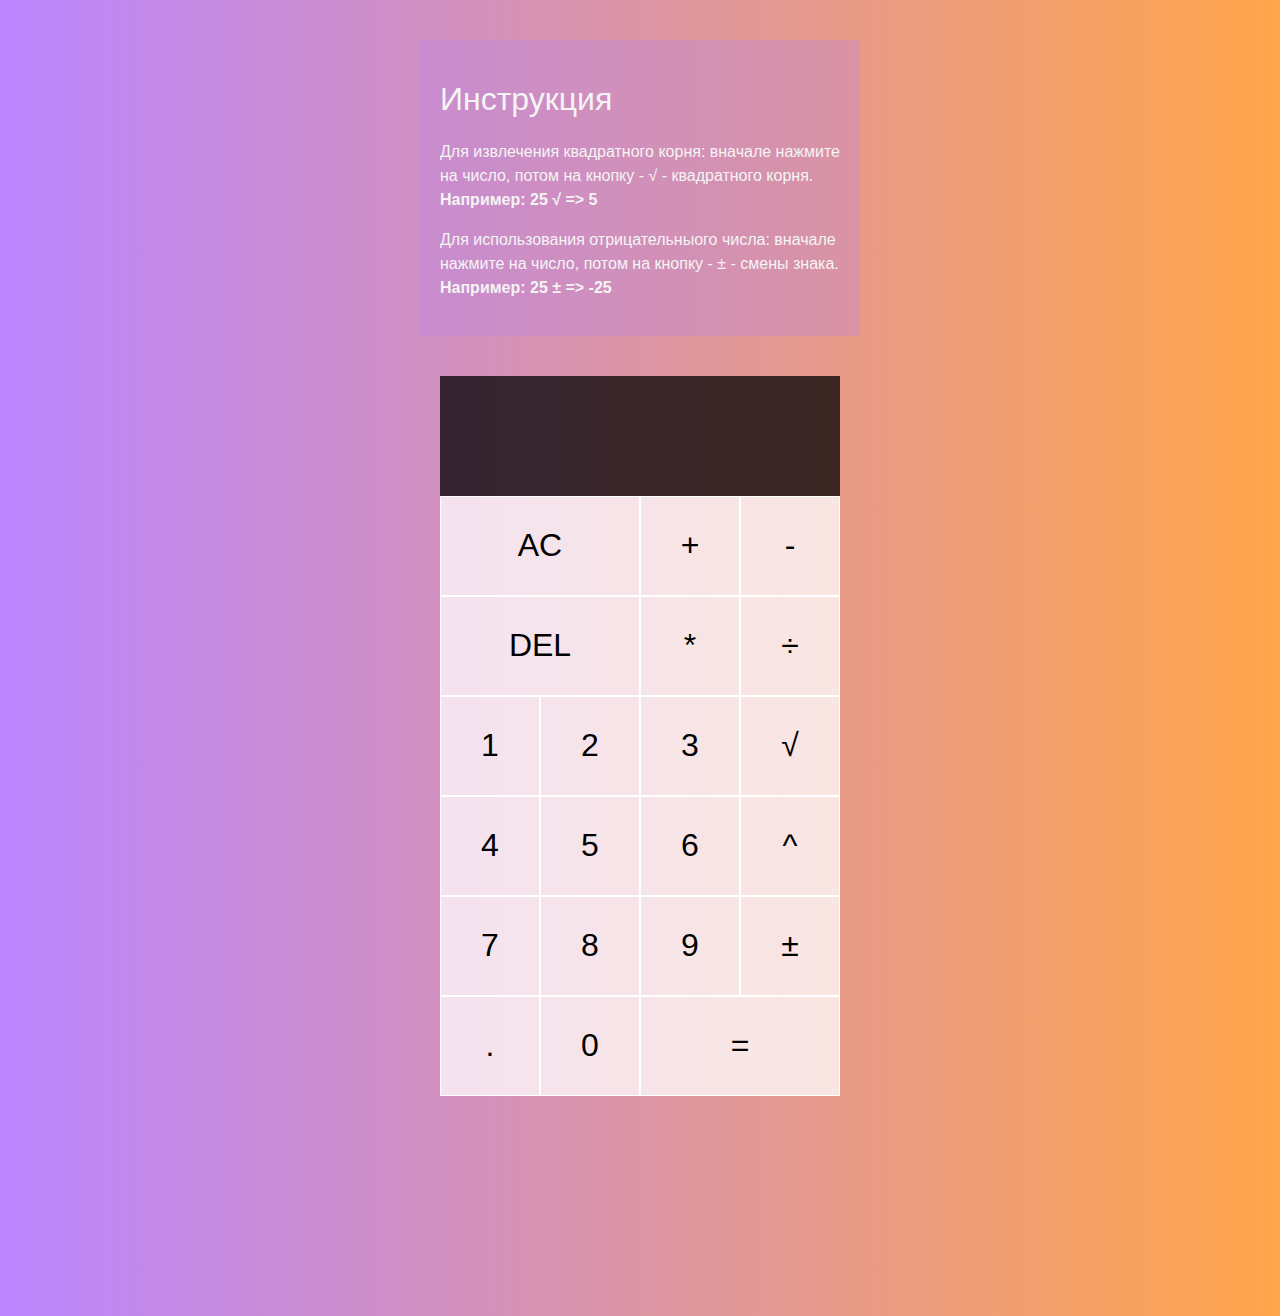
<file: calculator/index.html>
<!DOCTYPE html>
<html lang="en">
<head>
    <meta charset="UTF-8">
    <meta name="viewport" content="width=device-width, initial-scale=1.0">
    <meta http-equiv="X-UA-Compatible" content="ie=edge">
    <title>Calculator</title>
    <link rel="icon" type="image/png" href="favicon.png">
    <link href="styles.css" rel="stylesheet">
    <script src="script.js" defer></script>
</head>
<body>
<div class="tutorial">
    <h1>Инструкция</h1>
    <p>Для извлечения квадратного корня: вначале нажмите на число, потом на кнопку - √ - квадратного корня.
        <br><b>Например: 25 √ => 5</b></p>
    <p>Для использования отрицательныого числа: вначале нажмите на число, потом на кнопку - ± - смены знака.
        <br><b>Например: 25 ± => -25</b></p>
</div>
<div class="calculator-grid">
    <div class="output">
        <div data-previous-number class="previous-operand"></div>
        <div data-current-number class="current-operand"></div>
    </div>
    <button data-all-clear class="span-two">AC</button>
    <button data-operation>+</button>
    <button data-operation>-</button>
    <button data-delete class="span-two">DEL</button>
    <button data-operation>*</button>
    <button data-operation>÷</button>
    <button data-number>1</button>
    <button data-number>2</button>
    <button data-number>3</button>
    <button data-square>√</button>
    <button data-number>4</button>
    <button data-number>5</button>
    <button data-number>6</button>
    <button data-operation>^</button>
    <button data-number>7</button>
    <button data-number>8</button>
    <button data-number>9</button>
    <button data-signchanger>±</button>
    <button data-number>.</button>
    <button data-number>0</button>
    <button data-equals class="span-two">=</button>
</div>
</body>
</html>
</file>
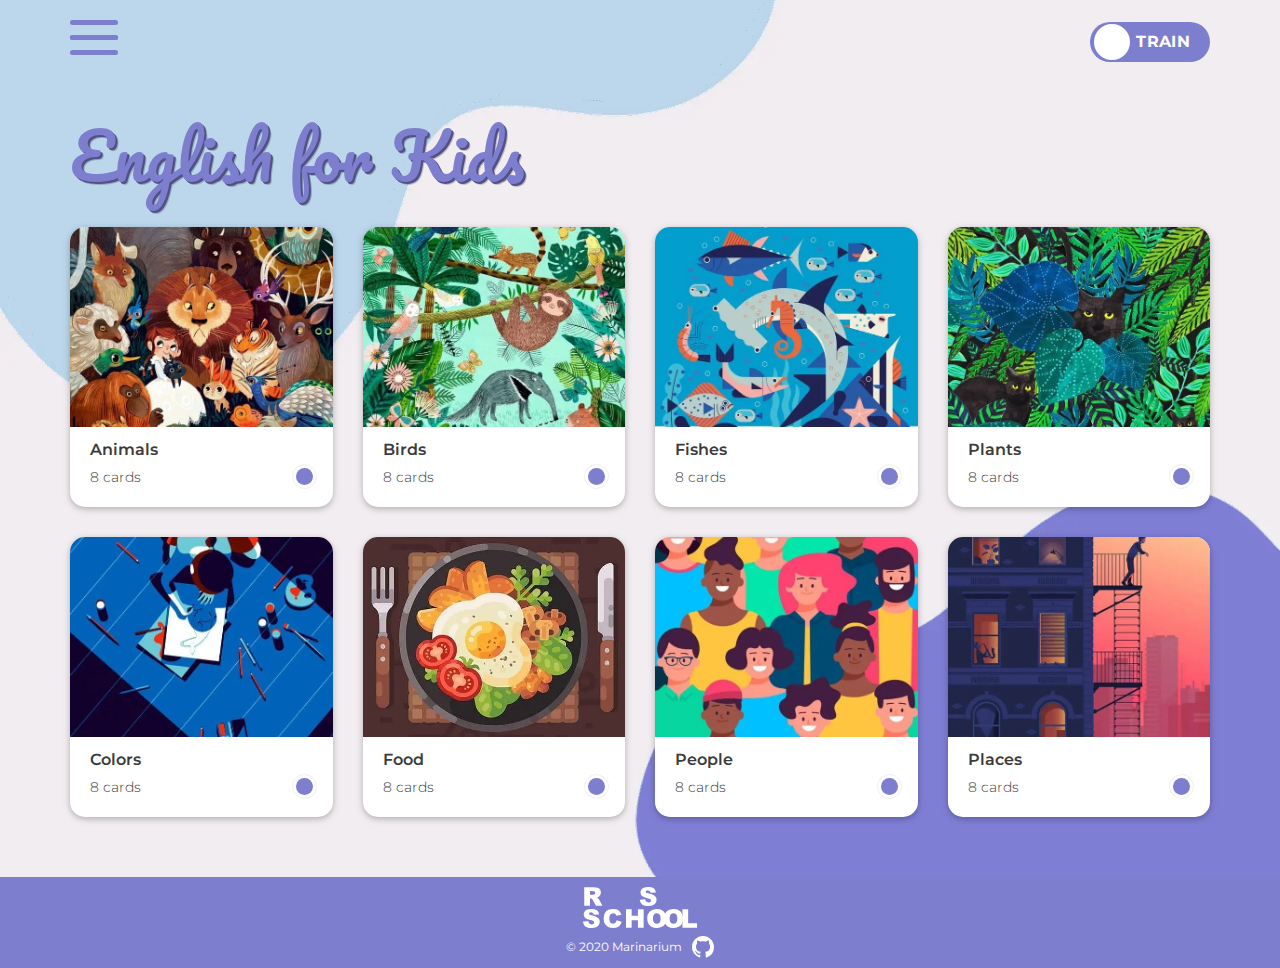
<file: english-for-kids/index.html>
<!DOCTYPE html>
<html lang="en">
<head>
    <meta charset="UTF-8">
    <meta name="viewport" content="width=device-width, initial-scale=1">
    <title>English for Kids</title>
    <link rel="icon" type="image/png" href="img/favicon.png">
    <link rel="preconnect" href="https://fonts.gstatic.com">
    <link href="https://fonts.googleapis.com/css2?family=Montserrat:wght@300;400;600&family=Pacifico&display=swap"
          rel="stylesheet">
<link href="style.css" rel="stylesheet"></head>
<body class="body">
<div class="content">
    <header class="header">
        <div class="header__wrap">
            <nav class="main-menu">
                <div class="main-menu__burger">
                    <span></span>
                    <span></span>
                    <span></span>
                    <span></span>
                </div>
                <ul class="main-menu__list visually-hidden">
                    <li class="main-menu__item"><a href="#" class="main-menu__link">Main page</a></li>
                    <li class="main-menu__item"><a href="#animals" class="main-menu__link">Animals</a></li>
                    <li class="main-menu__item"><a href="#birds" class="main-menu__link">Birds</a></li>
                    <li class="main-menu__item"><a href="#fishes" class="main-menu__link">Fishes</a></li>
                    <li class="main-menu__item"><a href="#plants" class="main-menu__link">Plants</a></li>
                    <li class="main-menu__item"><a href="#colors" class="main-menu__link">Colors</a></li>
                    <li class="main-menu__item"><a href="#food" class="main-menu__link">Food</a></li>
                    <li class="main-menu__item"><a href="#people" class="main-menu__link">People</a></li>
                    <li class="main-menu__item"><a href="#places" class="main-menu__link">Places</a></li>
                </ul>
            </nav>
            <label class="switch">
                <input class="switch__checkbox" type="checkbox">
                <span class="switch__slider switch__slider_round"></span>
                <span class="switch__status switch__status_train">train</span>
            </label>
        </div>
    </header>
    <main class="main">
        <h1 class="main-title"><a href="#" class="main-title__link">English for Kids</a></h1>
        <div class="stars "></div>
        <div class="result visually-hidden">
            <div class="result__wrap">
                <h2 class="result__title"></h2>
                <div class="result__frame"></div>
            </div>
        </div>
        <ul class="topics">
            <li class="topics__item">
                <a href="#animals" class="topics__link">
                <span class="topics__frame">
                    <img src="img/animals.jpg" alt="animals" class="topics__img">
                </span>
                    <span class="topics__desc">
                    <h2 class="topics__title">Animals</h2>
                    <span class="topics__amount">8 cards</span>
                    <span class="topics__status"></span>
                </span>
                </a>
            </li>
            <li class="topics__item">
                <a href="#birds" class="topics__link">
                <span class="topics__frame">
                    <img src="img/birds.jpg" alt="birds" class="topics__img">
                </span>
                    <span class="topics__desc">
                    <h2 class="topics__title">Birds</h2>
                    <span class="topics__amount">8 cards</span>
                    <span class="topics__status"></span>
                </span>
                </a>
            </li>
            <li class="topics__item">
                <a href="#fishes" class="topics__link">
                <span class="topics__frame">
                    <img src="img/fishes.jpg" alt="fishes" class="topics__img">
                </span>
                    <span class="topics__desc">
                    <h2 class="topics__title">Fishes</h2>
                    <span class="topics__amount">8 cards</span>
                    <span class="topics__status"></span>
                </span>
                </a>
            </li>
            <li class="topics__item">
                <a href="#plants" class="topics__link">
                <span class="topics__frame">
                    <img src="img/plants.jpg" alt="plants" class="topics__img">
                </span>
                    <span class="topics__desc">
                    <h2 class="topics__title">Plants</h2>
                    <span class="topics__amount">8 cards</span>
                    <span class="topics__status"></span>
                </span>
                </a>
            </li>
            <li class="topics__item">
                <a href="#colors" class="topics__link">
                <span class="topics__frame">
                    <img src="img/colors.jpg" alt="colors" class="topics__img">
                </span>
                    <span class="topics__desc">
                    <h2 class="topics__title">Colors</h2>
                    <span class="topics__amount">8 cards</span>
                    <span class="topics__status"></span>
                </span>
                </a>
            </li>
            <li class="topics__item">
                <a href="#food" class="topics__link">
                <span class="topics__frame">
                    <img src="img/food.jpg" alt="ащщв" class="topics__img">
                </span>
                    <span class="topics__desc">
                    <h2 class="topics__title">Food</h2>
                    <span class="topics__amount">8 cards</span>
                    <span class="topics__status"></span>
                </span>
                </a>
            </li>
            <li class="topics__item">
                <a href="#people" class="topics__link">
                <span class="topics__frame">
                    <img src="img/people.jpg" alt="people" class="topics__img">
                </span>
                    <span class="topics__desc">
                    <h2 class="topics__title">People</h2>
                    <span class="topics__amount">8 cards</span>
                    <span class="topics__status"></span>
                </span>
                </a>
            </li>
            <li class="topics__item">
                <a href="#places" class="topics__link">
                <span class="topics__frame">
                    <img src="img/places.jpg" alt="places" class="topics__img">
                </span>
                    <span class="topics__desc">
                    <h2 class="topics__title">Places</h2>
                    <span class="topics__amount">8 cards</span>
                    <span class="topics__status"></span>
                </span>
                </a>
            </li>
        </ul>
        <ul class="cards cards_animals visually-hidden">
            <li class="card" data-word="cat">
                <div class="card__front">
                    <div class="card__frame">
                        <img src="img/cat.jpg" alt="animals" class="card__img">
                    </div>
                    <h3 class="card__title">cat</h3>
                    <div class="card__rotate">
                        <svg class="card__svg-rotate" version="1.1" id="Capa_1" xmlns="http://www.w3.org/2000/svg"
                             xmlns:xlink="http://www.w3.org/1999/xlink" x="0px" y="0px"
                             width="24px" height="24px" viewBox="0 0 80.429 80.428"
                             style="enable-background:new 0 0 80.429 80.428;"
                             xml:space="preserve">
                    <g>
                        <path fill="#818181" d="M37.242,2.971c14.689,0,27.651,8.476,33.688,21.325l4.201-8.719l5.298,2.552l-8.721,18.102L53.605,27.51l2.553-5.298
                            l9.43,4.542C60.494,15.964,49.594,8.853,37.242,8.853C19.95,8.853,5.88,22.921,5.88,40.214s14.07,31.362,31.362,31.362
                            c10.183,0,19.769-4.975,25.647-13.307l4.805,3.391c-6.979,9.892-18.361,15.797-30.452,15.797C16.707,77.458,0,60.75,0,40.214
                            S16.707,2.971,37.242,2.971z"/>
                    </g>
                    </svg>
                    </div>
                </div>
                <div class="card__back">
                    <div class="card__frame">
                        <img src="img/cat.jpg" alt="animals" class="card__img">
                    </div>
                    <h3 class="card__title">кот</h3>
                </div>
            </li>
            <li class="card" data-word="dog">
                <div class="card__front">
                    <div class="card__frame">
                        <img src="img/dog.jpg" alt="animals" class="card__img">
                    </div>
                    <h3 class="card__title">dog</h3>
                    <div class="card__rotate">
                    <svg class="card__svg-rotate" version="1.1" id="Capa_1" xmlns="http://www.w3.org/2000/svg"
                         xmlns:xlink="http://www.w3.org/1999/xlink" x="0px" y="0px"
                         width="24px" height="24px" viewBox="0 0 80.429 80.428"
                         style="enable-background:new 0 0 80.429 80.428;"
                         xml:space="preserve">
                    <g>
                        <path fill="#818181" d="M37.242,2.971c14.689,0,27.651,8.476,33.688,21.325l4.201-8.719l5.298,2.552l-8.721,18.102L53.605,27.51l2.553-5.298
                            l9.43,4.542C60.494,15.964,49.594,8.853,37.242,8.853C19.95,8.853,5.88,22.921,5.88,40.214s14.07,31.362,31.362,31.362
                            c10.183,0,19.769-4.975,25.647-13.307l4.805,3.391c-6.979,9.892-18.361,15.797-30.452,15.797C16.707,77.458,0,60.75,0,40.214
                            S16.707,2.971,37.242,2.971z"/>
                    </g>
                    </svg>
                </div>
                </div>
                <div class="card__back">
                    <div class="card__frame">
                        <img src="img/dog.jpg" alt="animals" class="card__img">
                    </div>
                    <h3 class="card__title">пёс</h3>
                </div>

            </li>
            <li class="card" data-word="bear">
                <div class="card__front">
                    <div class="card__frame">
                        <img src="img/bear.jpg" alt="animals" class="card__img">
                    </div>
                    <h3 class="card__title">bear</h3>
                    <div class="card__rotate">
                    <svg class="card__svg-rotate" version="1.1" id="Capa_1" xmlns="http://www.w3.org/2000/svg"
                         xmlns:xlink="http://www.w3.org/1999/xlink" x="0px" y="0px"
                         width="24px" height="24px" viewBox="0 0 80.429 80.428"
                         style="enable-background:new 0 0 80.429 80.428;"
                         xml:space="preserve">
                    <g>
                        <path fill="#818181" d="M37.242,2.971c14.689,0,27.651,8.476,33.688,21.325l4.201-8.719l5.298,2.552l-8.721,18.102L53.605,27.51l2.553-5.298
                            l9.43,4.542C60.494,15.964,49.594,8.853,37.242,8.853C19.95,8.853,5.88,22.921,5.88,40.214s14.07,31.362,31.362,31.362
                            c10.183,0,19.769-4.975,25.647-13.307l4.805,3.391c-6.979,9.892-18.361,15.797-30.452,15.797C16.707,77.458,0,60.75,0,40.214
                            S16.707,2.971,37.242,2.971z"/>
                    </g>
                    </svg>
                </div>
                </div>
                <div class="card__back">
                    <div class="card__frame">
                        <img src="img/bear.jpg" alt="animals" class="card__img">
                    </div>
                    <h3 class="card__title">медведь</h3>
                </div>

            </li>
            <li class="card" data-word="lion">
                <div class="card__front">
                    <div class="card__frame">
                        <img src="img/lion.jpg" alt="animals" class="card__img">
                    </div>
                    <h3 class="card__title">lion</h3>
                    <div class="card__rotate">
                    <svg class="card__svg-rotate" version="1.1" id="Capa_1" xmlns="http://www.w3.org/2000/svg"
                         xmlns:xlink="http://www.w3.org/1999/xlink" x="0px" y="0px"
                         width="24px" height="24px" viewBox="0 0 80.429 80.428"
                         style="enable-background:new 0 0 80.429 80.428;"
                         xml:space="preserve">
                    <g>
                        <path fill="#818181" d="M37.242,2.971c14.689,0,27.651,8.476,33.688,21.325l4.201-8.719l5.298,2.552l-8.721,18.102L53.605,27.51l2.553-5.298
                            l9.43,4.542C60.494,15.964,49.594,8.853,37.242,8.853C19.95,8.853,5.88,22.921,5.88,40.214s14.07,31.362,31.362,31.362
                            c10.183,0,19.769-4.975,25.647-13.307l4.805,3.391c-6.979,9.892-18.361,15.797-30.452,15.797C16.707,77.458,0,60.75,0,40.214
                            S16.707,2.971,37.242,2.971z"/>
                    </g>
                    </svg>
                </div>
                </div>
                <div class="card__back">
                    <div class="card__frame">
                        <img src="img/lion.jpg" alt="animals" class="card__img">
                    </div>
                    <h3 class="card__title">лев</h3>
                </div>

            </li>
            <li class="card" data-word="hedgehog">
                <div class="card__front" >
                    <div class="card__frame">
                        <img src="img/hedgehog.jpg" alt="animals" class="card__img">
                    </div>
                    <h3 class="card__title">hedgehog</h3>
                    <div class="card__rotate">
                    <svg class="card__svg-rotate" version="1.1" id="Capa_1" xmlns="http://www.w3.org/2000/svg"
                         xmlns:xlink="http://www.w3.org/1999/xlink" x="0px" y="0px"
                         width="24px" height="24px" viewBox="0 0 80.429 80.428"
                         style="enable-background:new 0 0 80.429 80.428;"
                         xml:space="preserve">
                    <g>
                        <path fill="#818181" d="M37.242,2.971c14.689,0,27.651,8.476,33.688,21.325l4.201-8.719l5.298,2.552l-8.721,18.102L53.605,27.51l2.553-5.298
                            l9.43,4.542C60.494,15.964,49.594,8.853,37.242,8.853C19.95,8.853,5.88,22.921,5.88,40.214s14.07,31.362,31.362,31.362
                            c10.183,0,19.769-4.975,25.647-13.307l4.805,3.391c-6.979,9.892-18.361,15.797-30.452,15.797C16.707,77.458,0,60.75,0,40.214
                            S16.707,2.971,37.242,2.971z"/>
                    </g>
                    </svg>
                </div>
                </div>
                <div class="card__back">
                    <div class="card__frame">
                        <img src="img/hedgehog.jpg" alt="animals" class="card__img">
                    </div>
                    <h3 class="card__title">ёжик</h3>
                </div>

            </li>
            <li class="card" data-word="koala">
                <div class="card__front">
                    <div class="card__frame">
                        <img src="img/koala.jpg" alt="animals" class="card__img">
                    </div>
                    <h3 class="card__title">koala</h3>
                    <div class="card__rotate">
                    <svg class="card__svg-rotate" version="1.1" id="Capa_1" xmlns="http://www.w3.org/2000/svg"
                         xmlns:xlink="http://www.w3.org/1999/xlink" x="0px" y="0px"
                         width="24px" height="24px" viewBox="0 0 80.429 80.428"
                         style="enable-background:new 0 0 80.429 80.428;"
                         xml:space="preserve">
                    <g>
                        <path fill="#818181" d="M37.242,2.971c14.689,0,27.651,8.476,33.688,21.325l4.201-8.719l5.298,2.552l-8.721,18.102L53.605,27.51l2.553-5.298
                            l9.43,4.542C60.494,15.964,49.594,8.853,37.242,8.853C19.95,8.853,5.88,22.921,5.88,40.214s14.07,31.362,31.362,31.362
                            c10.183,0,19.769-4.975,25.647-13.307l4.805,3.391c-6.979,9.892-18.361,15.797-30.452,15.797C16.707,77.458,0,60.75,0,40.214
                            S16.707,2.971,37.242,2.971z"/>
                    </g>
                    </svg>
                </div>
                </div>
                <div class="card__back">
                    <div class="card__frame">
                        <img src="img/koala.jpg" alt="animals" class="card__img">
                    </div>
                    <h3 class="card__title">коала</h3>
                </div>

            </li>
            <li class="card" data-word="elephant">
                <div class="card__front">
                    <div class="card__frame">
                        <img src="img/elephant.jpg" alt="animals" class="card__img">
                    </div>
                    <h3 class="card__title">elephant</h3>
                    <div class="card__rotate">
                    <svg class="card__svg-rotate" version="1.1" id="Capa_1" xmlns="http://www.w3.org/2000/svg"
                         xmlns:xlink="http://www.w3.org/1999/xlink" x="0px" y="0px"
                         width="24px" height="24px" viewBox="0 0 80.429 80.428"
                         style="enable-background:new 0 0 80.429 80.428;"
                         xml:space="preserve">
                    <g>
                        <path fill="#818181" d="M37.242,2.971c14.689,0,27.651,8.476,33.688,21.325l4.201-8.719l5.298,2.552l-8.721,18.102L53.605,27.51l2.553-5.298
                            l9.43,4.542C60.494,15.964,49.594,8.853,37.242,8.853C19.95,8.853,5.88,22.921,5.88,40.214s14.07,31.362,31.362,31.362
                            c10.183,0,19.769-4.975,25.647-13.307l4.805,3.391c-6.979,9.892-18.361,15.797-30.452,15.797C16.707,77.458,0,60.75,0,40.214
                            S16.707,2.971,37.242,2.971z"/>
                    </g>
                    </svg>
                </div>
                </div>
                <div class="card__back">
                    <div class="card__frame">
                        <img src="img/elephant.jpg" alt="animals" class="card__img">
                    </div>
                    <h3 class="card__title">слон</h3>
                </div>

            </li>
            <li class="card" data-word="fox">
                <div class="card__front">
                    <div class="card__frame">
                        <img src="img/fox.jpg" alt="animals" class="card__img">
                    </div>
                    <h3 class="card__title">fox</h3>
                    <div class="card__rotate">
                    <svg class="card__svg-rotate" version="1.1" id="Capa_1" xmlns="http://www.w3.org/2000/svg"
                         xmlns:xlink="http://www.w3.org/1999/xlink" x="0px" y="0px"
                         width="24px" height="24px" viewBox="0 0 80.429 80.428"
                         style="enable-background:new 0 0 80.429 80.428;"
                         xml:space="preserve">
                    <g>
                        <path fill="#818181" d="M37.242,2.971c14.689,0,27.651,8.476,33.688,21.325l4.201-8.719l5.298,2.552l-8.721,18.102L53.605,27.51l2.553-5.298
                            l9.43,4.542C60.494,15.964,49.594,8.853,37.242,8.853C19.95,8.853,5.88,22.921,5.88,40.214s14.07,31.362,31.362,31.362
                            c10.183,0,19.769-4.975,25.647-13.307l4.805,3.391c-6.979,9.892-18.361,15.797-30.452,15.797C16.707,77.458,0,60.75,0,40.214
                            S16.707,2.971,37.242,2.971z"/>
                    </g>
                    </svg>
                </div>
                </div>
                <div class="card__back">
                    <div class="card__frame">
                        <img src="img/fox.jpg" alt="animals" class="card__img">
                    </div>
                    <h3 class="card__title">лиса</h3>
                </div>

            </li>
        </ul>
        <ul class="cards cards_birds visually-hidden">
            <li class="card" data-word="sparrow">
                <div class="card__front">
                    <div class="card__frame">
                        <img src="img/sparrow.jpg" alt="bird" class="card__img">
                    </div>
                    <h3 class="card__title">sparrow</h3>
                    <div class="card__rotate">
                    <svg class="card__svg-rotate" version="1.1" id="Capa_1" xmlns="http://www.w3.org/2000/svg"
                         xmlns:xlink="http://www.w3.org/1999/xlink" x="0px" y="0px"
                         width="24px" height="24px" viewBox="0 0 80.429 80.428"
                         style="enable-background:new 0 0 80.429 80.428;"
                         xml:space="preserve">
                    <g>
                        <path fill="#818181" d="M37.242,2.971c14.689,0,27.651,8.476,33.688,21.325l4.201-8.719l5.298,2.552l-8.721,18.102L53.605,27.51l2.553-5.298
                            l9.43,4.542C60.494,15.964,49.594,8.853,37.242,8.853C19.95,8.853,5.88,22.921,5.88,40.214s14.07,31.362,31.362,31.362
                            c10.183,0,19.769-4.975,25.647-13.307l4.805,3.391c-6.979,9.892-18.361,15.797-30.452,15.797C16.707,77.458,0,60.75,0,40.214
                            S16.707,2.971,37.242,2.971z"/>
                    </g>
                    </svg>
                </div>
                </div>
                <div class="card__back">
                    <div class="card__frame">
                        <img src="img/sparrow.jpg" alt="bird" class="card__img">
                    </div>
                    <h3 class="card__title">воробей</h3>
                </div>

            </li>
            <li class="card" data-word="bullfinch">
                <div class="card__front">
                    <div class="card__frame">
                        <img src="img/bullfinch.jpg" alt="bird" class="card__img">
                    </div>
                    <h3 class="card__title">bullfinch</h3>
                    <div class="card__rotate">
                    <svg class="card__svg-rotate" version="1.1" id="Capa_1" xmlns="http://www.w3.org/2000/svg"
                         xmlns:xlink="http://www.w3.org/1999/xlink" x="0px" y="0px"
                         width="24px" height="24px" viewBox="0 0 80.429 80.428"
                         style="enable-background:new 0 0 80.429 80.428;"
                         xml:space="preserve">
                    <g>
                        <path fill="#818181" d="M37.242,2.971c14.689,0,27.651,8.476,33.688,21.325l4.201-8.719l5.298,2.552l-8.721,18.102L53.605,27.51l2.553-5.298
                            l9.43,4.542C60.494,15.964,49.594,8.853,37.242,8.853C19.95,8.853,5.88,22.921,5.88,40.214s14.07,31.362,31.362,31.362
                            c10.183,0,19.769-4.975,25.647-13.307l4.805,3.391c-6.979,9.892-18.361,15.797-30.452,15.797C16.707,77.458,0,60.75,0,40.214
                            S16.707,2.971,37.242,2.971z"/>
                    </g>
                    </svg>
                </div>
                </div>
                <div class="card__back">
                    <div class="card__frame">
                        <img src="img/bullfinch.jpg" alt="bird" class="card__img">
                    </div>
                    <h3 class="card__title">снегирь</h3>
                </div>

            </li>
            <li class="card" data-word="chicken">
                <div class="card__front">
                    <div class="card__frame">
                        <img src="img/chicken.jpg" alt="bird" class="card__img">
                    </div>
                    <h3 class="card__title">chicken</h3>
                    <div class="card__rotate">
                    <svg class="card__svg-rotate" version="1.1" id="Capa_1" xmlns="http://www.w3.org/2000/svg"
                         xmlns:xlink="http://www.w3.org/1999/xlink" x="0px" y="0px"
                         width="24px" height="24px" viewBox="0 0 80.429 80.428"
                         style="enable-background:new 0 0 80.429 80.428;"
                         xml:space="preserve">
                    <g>
                        <path fill="#818181" d="M37.242,2.971c14.689,0,27.651,8.476,33.688,21.325l4.201-8.719l5.298,2.552l-8.721,18.102L53.605,27.51l2.553-5.298
                            l9.43,4.542C60.494,15.964,49.594,8.853,37.242,8.853C19.95,8.853,5.88,22.921,5.88,40.214s14.07,31.362,31.362,31.362
                            c10.183,0,19.769-4.975,25.647-13.307l4.805,3.391c-6.979,9.892-18.361,15.797-30.452,15.797C16.707,77.458,0,60.75,0,40.214
                            S16.707,2.971,37.242,2.971z"/>
                    </g>
                    </svg>
                </div>
                </div>
                <div class="card__back">
                    <div class="card__frame">
                        <img src="img/chicken.jpg" alt="bird" class="card__img">
                    </div>
                    <h3 class="card__title">цыплёнок</h3>
                </div>

            </li>
            <li class="card" data-word="crow">
                <div class="card__front">
                    <div class="card__frame">
                        <img src="img/crow.jpg" alt="bird" class="card__img">
                    </div>
                    <h3 class="card__title">crow</h3>
                    <div class="card__rotate">
                    <svg class="card__svg-rotate" version="1.1" id="Capa_1" xmlns="http://www.w3.org/2000/svg"
                         xmlns:xlink="http://www.w3.org/1999/xlink" x="0px" y="0px"
                         width="24px" height="24px" viewBox="0 0 80.429 80.428"
                         style="enable-background:new 0 0 80.429 80.428;"
                         xml:space="preserve">
                    <g>
                        <path fill="#818181" d="M37.242,2.971c14.689,0,27.651,8.476,33.688,21.325l4.201-8.719l5.298,2.552l-8.721,18.102L53.605,27.51l2.553-5.298
                            l9.43,4.542C60.494,15.964,49.594,8.853,37.242,8.853C19.95,8.853,5.88,22.921,5.88,40.214s14.07,31.362,31.362,31.362
                            c10.183,0,19.769-4.975,25.647-13.307l4.805,3.391c-6.979,9.892-18.361,15.797-30.452,15.797C16.707,77.458,0,60.75,0,40.214
                            S16.707,2.971,37.242,2.971z"/>
                    </g>
                    </svg>
                </div>
                </div>
                <div class="card__back">
                    <div class="card__frame">
                        <img src="img/crow.jpg" alt="bird" class="card__img">
                    </div>
                    <h3 class="card__title">ворона</h3>
                </div>

            </li>
            <li class="card" data-word="duck">
                <div class="card__front">
                    <div class="card__frame">
                        <img src="img/duck.jpg" alt="bird" class="card__img">
                    </div>
                    <h3 class="card__title">duck</h3>
                    <div class="card__rotate">
                    <svg class="card__svg-rotate" version="1.1" id="Capa_1" xmlns="http://www.w3.org/2000/svg"
                         xmlns:xlink="http://www.w3.org/1999/xlink" x="0px" y="0px"
                         width="24px" height="24px" viewBox="0 0 80.429 80.428"
                         style="enable-background:new 0 0 80.429 80.428;"
                         xml:space="preserve">
                    <g>
                        <path fill="#818181" d="M37.242,2.971c14.689,0,27.651,8.476,33.688,21.325l4.201-8.719l5.298,2.552l-8.721,18.102L53.605,27.51l2.553-5.298
                            l9.43,4.542C60.494,15.964,49.594,8.853,37.242,8.853C19.95,8.853,5.88,22.921,5.88,40.214s14.07,31.362,31.362,31.362
                            c10.183,0,19.769-4.975,25.647-13.307l4.805,3.391c-6.979,9.892-18.361,15.797-30.452,15.797C16.707,77.458,0,60.75,0,40.214
                            S16.707,2.971,37.242,2.971z"/>
                    </g>
                    </svg>
                </div>
                </div>
                <div class="card__back">
                    <div class="card__frame">
                        <img src="img/duck.jpg" alt="bird" class="card__img">
                    </div>
                    <h3 class="card__title">утка</h3>
                </div>

            </li>
            <li class="card" data-word="owl">
                <div class="card__front">
                    <div class="card__frame">
                        <img src="img/owl.jpg" alt="bird" class="card__img">
                    </div>
                    <h3 class="card__title">owl</h3>
                    <div class="card__rotate">
                    <svg class="card__svg-rotate" version="1.1" id="Capa_1" xmlns="http://www.w3.org/2000/svg"
                         xmlns:xlink="http://www.w3.org/1999/xlink" x="0px" y="0px"
                         width="24px" height="24px" viewBox="0 0 80.429 80.428"
                         style="enable-background:new 0 0 80.429 80.428;"
                         xml:space="preserve">
                    <g>
                        <path fill="#818181" d="M37.242,2.971c14.689,0,27.651,8.476,33.688,21.325l4.201-8.719l5.298,2.552l-8.721,18.102L53.605,27.51l2.553-5.298
                            l9.43,4.542C60.494,15.964,49.594,8.853,37.242,8.853C19.95,8.853,5.88,22.921,5.88,40.214s14.07,31.362,31.362,31.362
                            c10.183,0,19.769-4.975,25.647-13.307l4.805,3.391c-6.979,9.892-18.361,15.797-30.452,15.797C16.707,77.458,0,60.75,0,40.214
                            S16.707,2.971,37.242,2.971z"/>
                    </g>
                    </svg>
                </div>
                </div>
                <div class="card__back">
                    <div class="card__frame">
                        <img src="img/owl.jpg" alt="bird" class="card__img">
                    </div>
                    <h3 class="card__title">сова</h3>
                </div>

            </li>
            <li class="card" data-word="parrot">
                <div class="card__front">
                    <div class="card__frame">
                        <img src="img/parrot.jpg" alt="bird" class="card__img">
                    </div>
                    <h3 class="card__title">parrot</h3>
                    <div class="card__rotate">
                    <svg class="card__svg-rotate" version="1.1" id="Capa_1" xmlns="http://www.w3.org/2000/svg"
                         xmlns:xlink="http://www.w3.org/1999/xlink" x="0px" y="0px"
                         width="24px" height="24px" viewBox="0 0 80.429 80.428"
                         style="enable-background:new 0 0 80.429 80.428;"
                         xml:space="preserve">
                    <g>
                        <path fill="#818181" d="M37.242,2.971c14.689,0,27.651,8.476,33.688,21.325l4.201-8.719l5.298,2.552l-8.721,18.102L53.605,27.51l2.553-5.298
                            l9.43,4.542C60.494,15.964,49.594,8.853,37.242,8.853C19.95,8.853,5.88,22.921,5.88,40.214s14.07,31.362,31.362,31.362
                            c10.183,0,19.769-4.975,25.647-13.307l4.805,3.391c-6.979,9.892-18.361,15.797-30.452,15.797C16.707,77.458,0,60.75,0,40.214
                            S16.707,2.971,37.242,2.971z"/>
                    </g>
                    </svg>
                </div>
                </div>
                <div class="card__back">
                    <div class="card__frame">
                        <img src="img/parrot.jpg" alt="bird" class="card__img">
                    </div>
                    <h3 class="card__title">попугай</h3>
                </div>

            </li>
            <li class="card" data-word="pigeon">
                <div class="card__front">
                    <div class="card__frame">
                        <img src="img/pigeon.jpg" alt="bird" class="card__img">
                    </div>
                    <h3 class="card__title">pigeon</h3>
                    <div class="card__rotate">
                    <svg class="card__svg-rotate" version="1.1" id="Capa_1" xmlns="http://www.w3.org/2000/svg"
                         xmlns:xlink="http://www.w3.org/1999/xlink" x="0px" y="0px"
                         width="24px" height="24px" viewBox="0 0 80.429 80.428"
                         style="enable-background:new 0 0 80.429 80.428;"
                         xml:space="preserve">
                    <g>
                        <path fill="#818181" d="M37.242,2.971c14.689,0,27.651,8.476,33.688,21.325l4.201-8.719l5.298,2.552l-8.721,18.102L53.605,27.51l2.553-5.298
                            l9.43,4.542C60.494,15.964,49.594,8.853,37.242,8.853C19.95,8.853,5.88,22.921,5.88,40.214s14.07,31.362,31.362,31.362
                            c10.183,0,19.769-4.975,25.647-13.307l4.805,3.391c-6.979,9.892-18.361,15.797-30.452,15.797C16.707,77.458,0,60.75,0,40.214
                            S16.707,2.971,37.242,2.971z"/>
                    </g>
                    </svg>
                </div>
                </div>
                <div class="card__back">
                    <div class="card__frame">
                        <img src="img/pigeon.jpg" alt="bird" class="card__img">
                    </div>
                    <h3 class="card__title">голубь</h3>
                </div>

            </li>
        </ul>
        <ul class="cards cards_fishes visually-hidden">
            <li class="card" data-word="carp">
                <div class="card__front">
                    <div class="card__frame">
                        <img src="img/carp.jpg" alt="carp" class="card__img">
                    </div>
                    <h3 class="card__title">carp</h3>
                    <div class="card__rotate">
                    <svg class="card__svg-rotate" version="1.1" id="Capa_1" xmlns="http://www.w3.org/2000/svg"
                         xmlns:xlink="http://www.w3.org/1999/xlink" x="0px" y="0px"
                         width="24px" height="24px" viewBox="0 0 80.429 80.428"
                         style="enable-background:new 0 0 80.429 80.428;"
                         xml:space="preserve">
                    <g>
                        <path fill="#818181" d="M37.242,2.971c14.689,0,27.651,8.476,33.688,21.325l4.201-8.719l5.298,2.552l-8.721,18.102L53.605,27.51l2.553-5.298
                            l9.43,4.542C60.494,15.964,49.594,8.853,37.242,8.853C19.95,8.853,5.88,22.921,5.88,40.214s14.07,31.362,31.362,31.362
                            c10.183,0,19.769-4.975,25.647-13.307l4.805,3.391c-6.979,9.892-18.361,15.797-30.452,15.797C16.707,77.458,0,60.75,0,40.214
                            S16.707,2.971,37.242,2.971z"/>
                    </g>
                    </svg>
                </div>
                </div>
                <div class="card__back">
                    <div class="card__frame">
                        <img src="img/carp.jpg" alt="carp" class="card__img">
                    </div>
                    <h3 class="card__title">карп</h3>
                </div>

            </li>
            <li class="card" data-word="goldfish">
                <div class="card__front">
                    <div class="card__frame">
                        <img src="img/goldfish.jpg" alt="goldfish" class="card__img">
                    </div>
                    <h3 class="card__title">goldfish</h3>
                    <div class="card__rotate">
                    <svg class="card__svg-rotate" version="1.1" id="Capa_1" xmlns="http://www.w3.org/2000/svg"
                         xmlns:xlink="http://www.w3.org/1999/xlink" x="0px" y="0px"
                         width="24px" height="24px" viewBox="0 0 80.429 80.428"
                         style="enable-background:new 0 0 80.429 80.428;"
                         xml:space="preserve">
                    <g>
                        <path fill="#818181" d="M37.242,2.971c14.689,0,27.651,8.476,33.688,21.325l4.201-8.719l5.298,2.552l-8.721,18.102L53.605,27.51l2.553-5.298
                            l9.43,4.542C60.494,15.964,49.594,8.853,37.242,8.853C19.95,8.853,5.88,22.921,5.88,40.214s14.07,31.362,31.362,31.362
                            c10.183,0,19.769-4.975,25.647-13.307l4.805,3.391c-6.979,9.892-18.361,15.797-30.452,15.797C16.707,77.458,0,60.75,0,40.214
                            S16.707,2.971,37.242,2.971z"/>
                    </g>
                    </svg>
                </div>
                </div>
                <div class="card__back">
                    <div class="card__frame">
                        <img src="img/goldfish.jpg" alt="goldfish" class="card__img">
                    </div>
                    <h3 class="card__title">золотая рыбка</h3>
                </div>

            </li>
            <li class="card" data-word="herring">
                <div class="card__front">
                    <div class="card__frame">
                        <img src="img/herring.jpg" alt="herring" class="card__img">
                    </div>
                    <h3 class="card__title">herring</h3>
                    <div class="card__rotate">
                    <svg class="card__svg-rotate" version="1.1" id="Capa_1" xmlns="http://www.w3.org/2000/svg"
                         xmlns:xlink="http://www.w3.org/1999/xlink" x="0px" y="0px"
                         width="24px" height="24px" viewBox="0 0 80.429 80.428"
                         style="enable-background:new 0 0 80.429 80.428;"
                         xml:space="preserve">
                    <g>
                        <path fill="#818181" d="M37.242,2.971c14.689,0,27.651,8.476,33.688,21.325l4.201-8.719l5.298,2.552l-8.721,18.102L53.605,27.51l2.553-5.298
                            l9.43,4.542C60.494,15.964,49.594,8.853,37.242,8.853C19.95,8.853,5.88,22.921,5.88,40.214s14.07,31.362,31.362,31.362
                            c10.183,0,19.769-4.975,25.647-13.307l4.805,3.391c-6.979,9.892-18.361,15.797-30.452,15.797C16.707,77.458,0,60.75,0,40.214
                            S16.707,2.971,37.242,2.971z"/>
                    </g>
                    </svg>
                </div>
                </div>
                <div class="card__back">
                    <div class="card__frame">
                        <img src="img/herring.jpg" alt="herring" class="card__img">
                    </div>
                    <h3 class="card__title">селёдка</h3>
                </div>

            </li>
            <li class="card" data-word="pike">
                <div class="card__front">
                    <div class="card__frame">
                        <img src="img/pike.jpg" alt="pike" class="card__img">
                    </div>
                    <h3 class="card__title">pike</h3>
                    <div class="card__rotate">
                    <svg class="card__svg-rotate" version="1.1" id="Capa_1" xmlns="http://www.w3.org/2000/svg"
                         xmlns:xlink="http://www.w3.org/1999/xlink" x="0px" y="0px"
                         width="24px" height="24px" viewBox="0 0 80.429 80.428"
                         style="enable-background:new 0 0 80.429 80.428;"
                         xml:space="preserve">
                    <g>
                        <path fill="#818181" d="M37.242,2.971c14.689,0,27.651,8.476,33.688,21.325l4.201-8.719l5.298,2.552l-8.721,18.102L53.605,27.51l2.553-5.298
                            l9.43,4.542C60.494,15.964,49.594,8.853,37.242,8.853C19.95,8.853,5.88,22.921,5.88,40.214s14.07,31.362,31.362,31.362
                            c10.183,0,19.769-4.975,25.647-13.307l4.805,3.391c-6.979,9.892-18.361,15.797-30.452,15.797C16.707,77.458,0,60.75,0,40.214
                            S16.707,2.971,37.242,2.971z"/>
                    </g>
                    </svg>
                </div>
                </div>
                <div class="card__back">
                    <div class="card__frame">
                        <img src="img/pike.jpg" alt="pike" class="card__img">
                    </div>
                    <h3 class="card__title">щука</h3>
                </div>

            </li>
            <li class="card" data-word="salmon">
                <div class="card__front">
                    <div class="card__frame">
                        <img src="img/salmon.jpg" alt="salmon" class="card__img">
                    </div>
                    <h3 class="card__title">salmon</h3>
                    <div class="card__rotate">
                    <svg class="card__svg-rotate" version="1.1" id="Capa_1" xmlns="http://www.w3.org/2000/svg"
                         xmlns:xlink="http://www.w3.org/1999/xlink" x="0px" y="0px"
                         width="24px" height="24px" viewBox="0 0 80.429 80.428"
                         style="enable-background:new 0 0 80.429 80.428;"
                         xml:space="preserve">
                    <g>
                        <path fill="#818181" d="M37.242,2.971c14.689,0,27.651,8.476,33.688,21.325l4.201-8.719l5.298,2.552l-8.721,18.102L53.605,27.51l2.553-5.298
                            l9.43,4.542C60.494,15.964,49.594,8.853,37.242,8.853C19.95,8.853,5.88,22.921,5.88,40.214s14.07,31.362,31.362,31.362
                            c10.183,0,19.769-4.975,25.647-13.307l4.805,3.391c-6.979,9.892-18.361,15.797-30.452,15.797C16.707,77.458,0,60.75,0,40.214
                            S16.707,2.971,37.242,2.971z"/>
                    </g>
                    </svg>
                </div>
                </div>
                <div class="card__back">
                    <div class="card__frame">
                        <img src="img/salmon.jpg" alt="salmon" class="card__img">
                    </div>
                    <h3 class="card__title">лосось</h3>
                </div>

            </li>
            <li class="card" data-word="shark">
                <div class="card__front">
                    <div class="card__frame">
                        <img src="img/shark.jpg" alt="shark" class="card__img">
                    </div>
                    <h3 class="card__title">shark</h3>
                    <div class="card__rotate">
                    <svg class="card__svg-rotate" version="1.1" id="Capa_1" xmlns="http://www.w3.org/2000/svg"
                         xmlns:xlink="http://www.w3.org/1999/xlink" x="0px" y="0px"
                         width="24px" height="24px" viewBox="0 0 80.429 80.428"
                         style="enable-background:new 0 0 80.429 80.428;"
                         xml:space="preserve">
                    <g>
                        <path fill="#818181" d="M37.242,2.971c14.689,0,27.651,8.476,33.688,21.325l4.201-8.719l5.298,2.552l-8.721,18.102L53.605,27.51l2.553-5.298
                            l9.43,4.542C60.494,15.964,49.594,8.853,37.242,8.853C19.95,8.853,5.88,22.921,5.88,40.214s14.07,31.362,31.362,31.362
                            c10.183,0,19.769-4.975,25.647-13.307l4.805,3.391c-6.979,9.892-18.361,15.797-30.452,15.797C16.707,77.458,0,60.75,0,40.214
                            S16.707,2.971,37.242,2.971z"/>
                    </g>
                    </svg>
                </div>
                </div>
                <div class="card__back">
                    <div class="card__frame">
                        <img src="img/shark.jpg" alt="shark" class="card__img">
                    </div>
                    <h3 class="card__title">акула</h3>
                </div>

            </li>
            <li class="card" data-word="sprat">
                <div class="card__front">
                    <div class="card__frame">
                        <img src="img/sprat.jpg" alt="sprat" class="card__img">
                    </div>
                    <h3 class="card__title">sprat</h3>
                    <div class="card__rotate">
                    <svg class="card__svg-rotate" version="1.1" id="Capa_1" xmlns="http://www.w3.org/2000/svg"
                         xmlns:xlink="http://www.w3.org/1999/xlink" x="0px" y="0px"
                         width="24px" height="24px" viewBox="0 0 80.429 80.428"
                         style="enable-background:new 0 0 80.429 80.428;"
                         xml:space="preserve">
                    <g>
                        <path fill="#818181" d="M37.242,2.971c14.689,0,27.651,8.476,33.688,21.325l4.201-8.719l5.298,2.552l-8.721,18.102L53.605,27.51l2.553-5.298
                            l9.43,4.542C60.494,15.964,49.594,8.853,37.242,8.853C19.95,8.853,5.88,22.921,5.88,40.214s14.07,31.362,31.362,31.362
                            c10.183,0,19.769-4.975,25.647-13.307l4.805,3.391c-6.979,9.892-18.361,15.797-30.452,15.797C16.707,77.458,0,60.75,0,40.214
                            S16.707,2.971,37.242,2.971z"/>
                    </g>
                    </svg>
                </div>
                </div>
                <div class="card__back">
                    <div class="card__frame">
                        <img src="img/sprat.jpg" alt="sprat" class="card__img">
                    </div>
                    <h3 class="card__title">килька</h3>
                </div>

            </li>
            <li class="card" data-word="tuna">
                <div class="card__front">
                    <div class="card__frame">
                        <img src="img/tuna.jpg" alt="tuna" class="card__img">
                    </div>
                    <h3 class="card__title">tuna</h3>
                    <div class="card__rotate">
                    <svg class="card__svg-rotate" version="1.1" id="Capa_1" xmlns="http://www.w3.org/2000/svg"
                         xmlns:xlink="http://www.w3.org/1999/xlink" x="0px" y="0px"
                         width="24px" height="24px" viewBox="0 0 80.429 80.428"
                         style="enable-background:new 0 0 80.429 80.428;"
                         xml:space="preserve">
                    <g>
                        <path fill="#818181" d="M37.242,2.971c14.689,0,27.651,8.476,33.688,21.325l4.201-8.719l5.298,2.552l-8.721,18.102L53.605,27.51l2.553-5.298
                            l9.43,4.542C60.494,15.964,49.594,8.853,37.242,8.853C19.95,8.853,5.88,22.921,5.88,40.214s14.07,31.362,31.362,31.362
                            c10.183,0,19.769-4.975,25.647-13.307l4.805,3.391c-6.979,9.892-18.361,15.797-30.452,15.797C16.707,77.458,0,60.75,0,40.214
                            S16.707,2.971,37.242,2.971z"/>
                    </g>
                    </svg>
                </div>
                </div>
                <div class="card__back">
                    <div class="card__frame">
                        <img src="img/tuna.jpg" alt="tuna" class="card__img">
                    </div>
                    <h3 class="card__title">тунец</h3>
                </div>

            </li>
        </ul>
        <ul class="cards cards_plants visually-hidden">
            <li class="card" data-word="tree">
                <div class="card__front">
                    <div class="card__frame">
                        <img src="img/tree.jpg" alt="tree" class="card__img">
                    </div>
                    <h3 class="card__title">tree</h3>
                    <div class="card__rotate">
                    <svg class="card__svg-rotate" version="1.1" id="Capa_1" xmlns="http://www.w3.org/2000/svg"
                         xmlns:xlink="http://www.w3.org/1999/xlink" x="0px" y="0px"
                         width="24px" height="24px" viewBox="0 0 80.429 80.428"
                         style="enable-background:new 0 0 80.429 80.428;"
                         xml:space="preserve">
                    <g>
                        <path fill="#818181" d="M37.242,2.971c14.689,0,27.651,8.476,33.688,21.325l4.201-8.719l5.298,2.552l-8.721,18.102L53.605,27.51l2.553-5.298
                            l9.43,4.542C60.494,15.964,49.594,8.853,37.242,8.853C19.95,8.853,5.88,22.921,5.88,40.214s14.07,31.362,31.362,31.362
                            c10.183,0,19.769-4.975,25.647-13.307l4.805,3.391c-6.979,9.892-18.361,15.797-30.452,15.797C16.707,77.458,0,60.75,0,40.214
                            S16.707,2.971,37.242,2.971z"/>
                    </g>
                    </svg>
                </div>
                </div>
                <div class="card__back">
                    <div class="card__frame">
                        <img src="img/tree.jpg" alt="tree" class="card__img">
                    </div>
                    <h3 class="card__title">дерево</h3>
                </div>

            </li>
            <li class="card" data-word="cactus">
                <div class="card__front">
                    <div class="card__frame">
                        <img src="img/cactus.jpg" alt="cactus" class="card__img">
                    </div>
                    <h3 class="card__title">cactus</h3>
                    <div class="card__rotate">
                    <svg class="card__svg-rotate" version="1.1" id="Capa_1" xmlns="http://www.w3.org/2000/svg"
                         xmlns:xlink="http://www.w3.org/1999/xlink" x="0px" y="0px"
                         width="24px" height="24px" viewBox="0 0 80.429 80.428"
                         style="enable-background:new 0 0 80.429 80.428;"
                         xml:space="preserve">
                    <g>
                        <path fill="#818181" d="M37.242,2.971c14.689,0,27.651,8.476,33.688,21.325l4.201-8.719l5.298,2.552l-8.721,18.102L53.605,27.51l2.553-5.298
                            l9.43,4.542C60.494,15.964,49.594,8.853,37.242,8.853C19.95,8.853,5.88,22.921,5.88,40.214s14.07,31.362,31.362,31.362
                            c10.183,0,19.769-4.975,25.647-13.307l4.805,3.391c-6.979,9.892-18.361,15.797-30.452,15.797C16.707,77.458,0,60.75,0,40.214
                            S16.707,2.971,37.242,2.971z"/>
                    </g>
                    </svg>
                </div>
                </div>
                <div class="card__back">
                    <div class="card__frame">
                        <img src="img/cactus.jpg" alt="cactus" class="card__img">
                    </div>
                    <h3 class="card__title">кактус</h3>
                </div>

            </li>
            <li class="card" data-word="flower">
                <div class="card__front">
                    <div class="card__frame">
                        <img src="img/flower.jpg" alt="flower" class="card__img">
                    </div>
                    <h3 class="card__title">flower</h3>
                    <div class="card__rotate">
                    <svg class="card__svg-rotate" version="1.1" id="Capa_1" xmlns="http://www.w3.org/2000/svg"
                         xmlns:xlink="http://www.w3.org/1999/xlink" x="0px" y="0px"
                         width="24px" height="24px" viewBox="0 0 80.429 80.428"
                         style="enable-background:new 0 0 80.429 80.428;"
                         xml:space="preserve">
                    <g>
                        <path fill="#818181" d="M37.242,2.971c14.689,0,27.651,8.476,33.688,21.325l4.201-8.719l5.298,2.552l-8.721,18.102L53.605,27.51l2.553-5.298
                            l9.43,4.542C60.494,15.964,49.594,8.853,37.242,8.853C19.95,8.853,5.88,22.921,5.88,40.214s14.07,31.362,31.362,31.362
                            c10.183,0,19.769-4.975,25.647-13.307l4.805,3.391c-6.979,9.892-18.361,15.797-30.452,15.797C16.707,77.458,0,60.75,0,40.214
                            S16.707,2.971,37.242,2.971z"/>
                    </g>
                    </svg>
                </div>
                </div>
                <div class="card__back">
                    <div class="card__frame">
                        <img src="img/flower.jpg" alt="flower" class="card__img">
                    </div>
                    <h3 class="card__title">цветок</h3>
                </div>

            </li>
            <li class="card" data-word="grass">
                <div class="card__front">
                    <div class="card__frame">
                        <img src="img/grass.jpg" alt="grass" class="card__img">
                    </div>
                    <h3 class="card__title">grass</h3>
                    <div class="card__rotate">
                    <svg class="card__svg-rotate" version="1.1" id="Capa_1" xmlns="http://www.w3.org/2000/svg"
                         xmlns:xlink="http://www.w3.org/1999/xlink" x="0px" y="0px"
                         width="24px" height="24px" viewBox="0 0 80.429 80.428"
                         style="enable-background:new 0 0 80.429 80.428;"
                         xml:space="preserve">
                    <g>
                        <path fill="#818181" d="M37.242,2.971c14.689,0,27.651,8.476,33.688,21.325l4.201-8.719l5.298,2.552l-8.721,18.102L53.605,27.51l2.553-5.298
                            l9.43,4.542C60.494,15.964,49.594,8.853,37.242,8.853C19.95,8.853,5.88,22.921,5.88,40.214s14.07,31.362,31.362,31.362
                            c10.183,0,19.769-4.975,25.647-13.307l4.805,3.391c-6.979,9.892-18.361,15.797-30.452,15.797C16.707,77.458,0,60.75,0,40.214
                            S16.707,2.971,37.242,2.971z"/>
                    </g>
                    </svg>
                </div>
                </div>
                <div class="card__back">
                    <div class="card__frame">
                        <img src="img/grass.jpg" alt="grass" class="card__img">
                    </div>
                    <h3 class="card__title">трава</h3>
                </div>

            </li>
            <li class="card" data-word="leaves">
                <div class="card__front">
                    <div class="card__frame">
                        <img src="img/leaves.jpg" alt="leaves" class="card__img">
                    </div>
                    <h3 class="card__title">leaves</h3>
                    <div class="card__rotate">
                    <svg class="card__svg-rotate" version="1.1" id="Capa_1" xmlns="http://www.w3.org/2000/svg"
                         xmlns:xlink="http://www.w3.org/1999/xlink" x="0px" y="0px"
                         width="24px" height="24px" viewBox="0 0 80.429 80.428"
                         style="enable-background:new 0 0 80.429 80.428;"
                         xml:space="preserve">
                    <g>
                        <path fill="#818181" d="M37.242,2.971c14.689,0,27.651,8.476,33.688,21.325l4.201-8.719l5.298,2.552l-8.721,18.102L53.605,27.51l2.553-5.298
                            l9.43,4.542C60.494,15.964,49.594,8.853,37.242,8.853C19.95,8.853,5.88,22.921,5.88,40.214s14.07,31.362,31.362,31.362
                            c10.183,0,19.769-4.975,25.647-13.307l4.805,3.391c-6.979,9.892-18.361,15.797-30.452,15.797C16.707,77.458,0,60.75,0,40.214
                            S16.707,2.971,37.242,2.971z"/>
                    </g>
                    </svg>
                </div>
                </div>
                <div class="card__back">
                    <div class="card__frame">
                        <img src="img/leaves.jpg" alt="leaves" class="card__img">
                    </div>
                    <h3 class="card__title">листья</h3>
                </div>

            </li>
            <li class="card" data-word="palm">
                <div class="card__front">
                    <div class="card__frame">
                        <img src="img/palm.jpg" alt="palm" class="card__img">
                    </div>
                    <h3 class="card__title">palm</h3>
                    <div class="card__rotate">
                    <svg class="card__svg-rotate" version="1.1" id="Capa_1" xmlns="http://www.w3.org/2000/svg"
                         xmlns:xlink="http://www.w3.org/1999/xlink" x="0px" y="0px"
                         width="24px" height="24px" viewBox="0 0 80.429 80.428"
                         style="enable-background:new 0 0 80.429 80.428;"
                         xml:space="preserve">
                    <g>
                        <path fill="#818181" d="M37.242,2.971c14.689,0,27.651,8.476,33.688,21.325l4.201-8.719l5.298,2.552l-8.721,18.102L53.605,27.51l2.553-5.298
                            l9.43,4.542C60.494,15.964,49.594,8.853,37.242,8.853C19.95,8.853,5.88,22.921,5.88,40.214s14.07,31.362,31.362,31.362
                            c10.183,0,19.769-4.975,25.647-13.307l4.805,3.391c-6.979,9.892-18.361,15.797-30.452,15.797C16.707,77.458,0,60.75,0,40.214
                            S16.707,2.971,37.242,2.971z"/>
                    </g>
                    </svg>
                </div>
                </div>
                <div class="card__back">
                    <div class="card__frame">
                        <img src="img/palm.jpg" alt="palm" class="card__img">
                    </div>
                    <h3 class="card__title">пальма</h3>
                </div>

            </li>
            <li class="card" data-word="sunflower">
                <div class="card__front">
                    <div class="card__frame">
                        <img src="img/sunflower.jpg" alt="sunflower" class="card__img">
                    </div>
                    <h3 class="card__title">sunflower</h3>
                    <div class="card__rotate">
                    <svg class="card__svg-rotate" version="1.1" id="Capa_1" xmlns="http://www.w3.org/2000/svg"
                         xmlns:xlink="http://www.w3.org/1999/xlink" x="0px" y="0px"
                         width="24px" height="24px" viewBox="0 0 80.429 80.428"
                         style="enable-background:new 0 0 80.429 80.428;"
                         xml:space="preserve">
                    <g>
                        <path fill="#818181" d="M37.242,2.971c14.689,0,27.651,8.476,33.688,21.325l4.201-8.719l5.298,2.552l-8.721,18.102L53.605,27.51l2.553-5.298
                            l9.43,4.542C60.494,15.964,49.594,8.853,37.242,8.853C19.95,8.853,5.88,22.921,5.88,40.214s14.07,31.362,31.362,31.362
                            c10.183,0,19.769-4.975,25.647-13.307l4.805,3.391c-6.979,9.892-18.361,15.797-30.452,15.797C16.707,77.458,0,60.75,0,40.214
                            S16.707,2.971,37.242,2.971z"/>
                    </g>
                    </svg>
                </div>
                </div>
                <div class="card__back">
                    <div class="card__frame">
                        <img src="img/sunflower.jpg" alt="sunflower" class="card__img">
                    </div>
                    <h3 class="card__title">подсолнух</h3>
                </div>

            </li>
            <li class="card" data-word="clover">
                <div class="card__front">
                    <div class="card__frame">
                        <img src="img/clover.jpg" alt="clover" class="card__img">
                    </div>
                    <h3 class="card__title">clover</h3>
                    <div class="card__rotate">
                    <svg class="card__svg-rotate" version="1.1" id="Capa_1" xmlns="http://www.w3.org/2000/svg"
                         xmlns:xlink="http://www.w3.org/1999/xlink" x="0px" y="0px"
                         width="24px" height="24px" viewBox="0 0 80.429 80.428"
                         style="enable-background:new 0 0 80.429 80.428;"
                         xml:space="preserve">
                    <g>
                        <path fill="#818181" d="M37.242,2.971c14.689,0,27.651,8.476,33.688,21.325l4.201-8.719l5.298,2.552l-8.721,18.102L53.605,27.51l2.553-5.298
                            l9.43,4.542C60.494,15.964,49.594,8.853,37.242,8.853C19.95,8.853,5.88,22.921,5.88,40.214s14.07,31.362,31.362,31.362
                            c10.183,0,19.769-4.975,25.647-13.307l4.805,3.391c-6.979,9.892-18.361,15.797-30.452,15.797C16.707,77.458,0,60.75,0,40.214
                            S16.707,2.971,37.242,2.971z"/>
                    </g>
                    </svg>
                </div>
                </div>
                <div class="card__back">
                    <div class="card__frame">
                        <img src="img/clover.jpg" alt="clover" class="card__img">
                    </div>
                    <h3 class="card__title">клевер</h3>
                </div>

            </li>
        </ul>
        <ul class="cards cards_colors visually-hidden">
            <li class="card" data-word="black">
                <div class="card__front">
                    <div class="card__frame">
                        <img src="img/black.jpg" alt="black" class="card__img">
                    </div>
                    <h3 class="card__title">black</h3>
                    <div class="card__rotate">
                    <svg class="card__svg-rotate" version="1.1" id="Capa_1" xmlns="http://www.w3.org/2000/svg"
                         xmlns:xlink="http://www.w3.org/1999/xlink" x="0px" y="0px"
                         width="24px" height="24px" viewBox="0 0 80.429 80.428"
                         style="enable-background:new 0 0 80.429 80.428;"
                         xml:space="preserve">
                    <g>
                        <path fill="#818181" d="M37.242,2.971c14.689,0,27.651,8.476,33.688,21.325l4.201-8.719l5.298,2.552l-8.721,18.102L53.605,27.51l2.553-5.298
                            l9.43,4.542C60.494,15.964,49.594,8.853,37.242,8.853C19.95,8.853,5.88,22.921,5.88,40.214s14.07,31.362,31.362,31.362
                            c10.183,0,19.769-4.975,25.647-13.307l4.805,3.391c-6.979,9.892-18.361,15.797-30.452,15.797C16.707,77.458,0,60.75,0,40.214
                            S16.707,2.971,37.242,2.971z"/>
                    </g>
                    </svg>
                </div>
                </div>
                <div class="card__back">
                    <div class="card__frame">
                        <img src="img/black.jpg" alt="black" class="card__img">
                    </div>
                    <h3 class="card__title">чёрный</h3>
                </div>

            </li>
            <li class="card" data-word="blue">
                <div class="card__front">
                    <div class="card__frame">
                        <img src="img/blue.jpg" alt="blue" class="card__img">
                    </div>
                    <h3 class="card__title">blue</h3>
                    <div class="card__rotate">
                    <svg class="card__svg-rotate" version="1.1" id="Capa_1" xmlns="http://www.w3.org/2000/svg"
                         xmlns:xlink="http://www.w3.org/1999/xlink" x="0px" y="0px"
                         width="24px" height="24px" viewBox="0 0 80.429 80.428"
                         style="enable-background:new 0 0 80.429 80.428;"
                         xml:space="preserve">
                    <g>
                        <path fill="#818181" d="M37.242,2.971c14.689,0,27.651,8.476,33.688,21.325l4.201-8.719l5.298,2.552l-8.721,18.102L53.605,27.51l2.553-5.298
                            l9.43,4.542C60.494,15.964,49.594,8.853,37.242,8.853C19.95,8.853,5.88,22.921,5.88,40.214s14.07,31.362,31.362,31.362
                            c10.183,0,19.769-4.975,25.647-13.307l4.805,3.391c-6.979,9.892-18.361,15.797-30.452,15.797C16.707,77.458,0,60.75,0,40.214
                            S16.707,2.971,37.242,2.971z"/>
                    </g>
                    </svg>
                </div>
                </div>
                <div class="card__back">
                    <div class="card__frame">
                        <img src="img/blue.jpg" alt="blue" class="card__img">
                    </div>
                    <h3 class="card__title">синий</h3>
                </div>

            </li>
            <li class="card" data-word="brown">
                <div class="card__front">
                    <div class="card__frame">
                        <img src="img/brown.jpg" alt="brown" class="card__img">
                    </div>
                    <h3 class="card__title">brown</h3>
                    <div class="card__rotate">
                    <svg class="card__svg-rotate" version="1.1" id="Capa_1" xmlns="http://www.w3.org/2000/svg"
                         xmlns:xlink="http://www.w3.org/1999/xlink" x="0px" y="0px"
                         width="24px" height="24px" viewBox="0 0 80.429 80.428"
                         style="enable-background:new 0 0 80.429 80.428;"
                         xml:space="preserve">
                    <g>
                        <path fill="#818181" d="M37.242,2.971c14.689,0,27.651,8.476,33.688,21.325l4.201-8.719l5.298,2.552l-8.721,18.102L53.605,27.51l2.553-5.298
                            l9.43,4.542C60.494,15.964,49.594,8.853,37.242,8.853C19.95,8.853,5.88,22.921,5.88,40.214s14.07,31.362,31.362,31.362
                            c10.183,0,19.769-4.975,25.647-13.307l4.805,3.391c-6.979,9.892-18.361,15.797-30.452,15.797C16.707,77.458,0,60.75,0,40.214
                            S16.707,2.971,37.242,2.971z"/>
                    </g>
                    </svg>
                </div>
                </div>
                <div class="card__back">
                    <div class="card__frame">
                        <img src="img/brown.jpg" alt="brown" class="card__img">
                    </div>
                    <h3 class="card__title">коричневый</h3>
                </div>

            </li>
            <li class="card" data-word="green">
                <div class="card__front">
                    <div class="card__frame">
                        <img src="img/green.jpg" alt="green" class="card__img">
                    </div>
                    <h3 class="card__title">green</h3>
                    <div class="card__rotate">
                    <svg class="card__svg-rotate" version="1.1" id="Capa_1" xmlns="http://www.w3.org/2000/svg"
                         xmlns:xlink="http://www.w3.org/1999/xlink" x="0px" y="0px"
                         width="24px" height="24px" viewBox="0 0 80.429 80.428"
                         style="enable-background:new 0 0 80.429 80.428;"
                         xml:space="preserve">
                    <g>
                        <path fill="#818181" d="M37.242,2.971c14.689,0,27.651,8.476,33.688,21.325l4.201-8.719l5.298,2.552l-8.721,18.102L53.605,27.51l2.553-5.298
                            l9.43,4.542C60.494,15.964,49.594,8.853,37.242,8.853C19.95,8.853,5.88,22.921,5.88,40.214s14.07,31.362,31.362,31.362
                            c10.183,0,19.769-4.975,25.647-13.307l4.805,3.391c-6.979,9.892-18.361,15.797-30.452,15.797C16.707,77.458,0,60.75,0,40.214
                            S16.707,2.971,37.242,2.971z"/>
                    </g>
                    </svg>
                </div>
                </div>
                <div class="card__back">
                    <div class="card__frame">
                        <img src="img/green.jpg" alt="green" class="card__img">
                    </div>
                    <h3 class="card__title">зелёный</h3>
                </div>

            </li>
            <li class="card" data-word="red">
                <div class="card__front">
                    <div class="card__frame">
                        <img src="img/red.jpg" alt="red" class="card__img">
                    </div>
                    <h3 class="card__title">red</h3>
                    <div class="card__rotate">
                    <svg class="card__svg-rotate" version="1.1" id="Capa_1" xmlns="http://www.w3.org/2000/svg"
                         xmlns:xlink="http://www.w3.org/1999/xlink" x="0px" y="0px"
                         width="24px" height="24px" viewBox="0 0 80.429 80.428"
                         style="enable-background:new 0 0 80.429 80.428;"
                         xml:space="preserve">
                    <g>
                        <path fill="#818181" d="M37.242,2.971c14.689,0,27.651,8.476,33.688,21.325l4.201-8.719l5.298,2.552l-8.721,18.102L53.605,27.51l2.553-5.298
                            l9.43,4.542C60.494,15.964,49.594,8.853,37.242,8.853C19.95,8.853,5.88,22.921,5.88,40.214s14.07,31.362,31.362,31.362
                            c10.183,0,19.769-4.975,25.647-13.307l4.805,3.391c-6.979,9.892-18.361,15.797-30.452,15.797C16.707,77.458,0,60.75,0,40.214
                            S16.707,2.971,37.242,2.971z"/>
                    </g>
                    </svg>
                </div>
                </div>
                <div class="card__back">
                    <div class="card__frame">
                        <img src="img/red.jpg" alt="red" class="card__img">
                    </div>
                    <h3 class="card__title">красный</h3>
                </div>

            </li>
            <li class="card" data-word="violet">
                <div class="card__front">
                    <div class="card__frame">
                        <img src="img/violet.jpg" alt="violet" class="card__img">
                    </div>
                    <h3 class="card__title">violet</h3>
                    <div class="card__rotate">
                    <svg class="card__svg-rotate" version="1.1" id="Capa_1" xmlns="http://www.w3.org/2000/svg"
                         xmlns:xlink="http://www.w3.org/1999/xlink" x="0px" y="0px"
                         width="24px" height="24px" viewBox="0 0 80.429 80.428"
                         style="enable-background:new 0 0 80.429 80.428;"
                         xml:space="preserve">
                    <g>
                        <path fill="#818181" d="M37.242,2.971c14.689,0,27.651,8.476,33.688,21.325l4.201-8.719l5.298,2.552l-8.721,18.102L53.605,27.51l2.553-5.298
                            l9.43,4.542C60.494,15.964,49.594,8.853,37.242,8.853C19.95,8.853,5.88,22.921,5.88,40.214s14.07,31.362,31.362,31.362
                            c10.183,0,19.769-4.975,25.647-13.307l4.805,3.391c-6.979,9.892-18.361,15.797-30.452,15.797C16.707,77.458,0,60.75,0,40.214
                            S16.707,2.971,37.242,2.971z"/>
                    </g>
                    </svg>
                </div>
                </div>
                <div class="card__back">
                    <div class="card__frame">
                        <img src="img/violet.jpg" alt="violet" class="card__img">
                    </div>
                    <h3 class="card__title">фиолетовый</h3>
                </div>

            </li>
            <li class="card" data-word="white">
                <div class="card__front">
                    <div class="card__frame">
                        <img src="img/white.jpg" alt="white" class="card__img">
                    </div>
                    <h3 class="card__title">white</h3>
                    <div class="card__rotate">
                    <svg class="card__svg-rotate" version="1.1" id="Capa_1" xmlns="http://www.w3.org/2000/svg"
                         xmlns:xlink="http://www.w3.org/1999/xlink" x="0px" y="0px"
                         width="24px" height="24px" viewBox="0 0 80.429 80.428"
                         style="enable-background:new 0 0 80.429 80.428;"
                         xml:space="preserve">
                    <g>
                        <path fill="#818181" d="M37.242,2.971c14.689,0,27.651,8.476,33.688,21.325l4.201-8.719l5.298,2.552l-8.721,18.102L53.605,27.51l2.553-5.298
                            l9.43,4.542C60.494,15.964,49.594,8.853,37.242,8.853C19.95,8.853,5.88,22.921,5.88,40.214s14.07,31.362,31.362,31.362
                            c10.183,0,19.769-4.975,25.647-13.307l4.805,3.391c-6.979,9.892-18.361,15.797-30.452,15.797C16.707,77.458,0,60.75,0,40.214
                            S16.707,2.971,37.242,2.971z"/>
                    </g>
                    </svg>
                </div>
                </div>
                <div class="card__back">
                    <div class="card__frame">
                        <img src="img/white.jpg" alt="white" class="card__img">
                    </div>
                    <h3 class="card__title">белый</h3>
                </div>

            </li>
            <li class="card" data-word="yellow">
                <div class="card__front">
                    <div class="card__frame">
                        <img src="img/yellow.jpg" alt="yellow" class="card__img">
                    </div>
                    <h3 class="card__title">yellow</h3>
                    <div class="card__rotate">
                    <svg class="card__svg-rotate" version="1.1" id="Capa_1" xmlns="http://www.w3.org/2000/svg"
                         xmlns:xlink="http://www.w3.org/1999/xlink" x="0px" y="0px"
                         width="24px" height="24px" viewBox="0 0 80.429 80.428"
                         style="enable-background:new 0 0 80.429 80.428;"
                         xml:space="preserve">
                    <g>
                        <path fill="#818181" d="M37.242,2.971c14.689,0,27.651,8.476,33.688,21.325l4.201-8.719l5.298,2.552l-8.721,18.102L53.605,27.51l2.553-5.298
                            l9.43,4.542C60.494,15.964,49.594,8.853,37.242,8.853C19.95,8.853,5.88,22.921,5.88,40.214s14.07,31.362,31.362,31.362
                            c10.183,0,19.769-4.975,25.647-13.307l4.805,3.391c-6.979,9.892-18.361,15.797-30.452,15.797C16.707,77.458,0,60.75,0,40.214
                            S16.707,2.971,37.242,2.971z"/>
                    </g>
                    </svg>
                </div>
                </div>
                <div class="card__back">
                    <div class="card__frame">
                        <img src="img/yellow.jpg" alt="yellow" class="card__img">
                    </div>
                    <h3 class="card__title">жёлтый</h3>
                </div>

            </li>
        </ul>
        <ul class="cards cards_food visually-hidden">
            <li class="card" data-word="bread">
                <div class="card__front">
                    <div class="card__frame">
                        <img src="img/bread.jpg" alt="bread" class="card__img">
                    </div>
                    <h3 class="card__title">bread</h3>
                    <div class="card__rotate">
                    <svg class="card__svg-rotate" version="1.1" id="Capa_1" xmlns="http://www.w3.org/2000/svg"
                         xmlns:xlink="http://www.w3.org/1999/xlink" x="0px" y="0px"
                         width="24px" height="24px" viewBox="0 0 80.429 80.428"
                         style="enable-background:new 0 0 80.429 80.428;"
                         xml:space="preserve">
                    <g>
                        <path fill="#818181" d="M37.242,2.971c14.689,0,27.651,8.476,33.688,21.325l4.201-8.719l5.298,2.552l-8.721,18.102L53.605,27.51l2.553-5.298
                            l9.43,4.542C60.494,15.964,49.594,8.853,37.242,8.853C19.95,8.853,5.88,22.921,5.88,40.214s14.07,31.362,31.362,31.362
                            c10.183,0,19.769-4.975,25.647-13.307l4.805,3.391c-6.979,9.892-18.361,15.797-30.452,15.797C16.707,77.458,0,60.75,0,40.214
                            S16.707,2.971,37.242,2.971z"/>
                    </g>
                    </svg>
                </div>
                </div>
                <div class="card__back">
                    <div class="card__frame">
                        <img src="img/bread.jpg" alt="bread" class="card__img">
                    </div>
                    <h3 class="card__title">хлеб</h3>
                </div>

            </li>
            <li class="card" data-word="cheese">
                <div class="card__front">
                    <div class="card__frame">
                        <img src="img/cheese.jpg" alt="cheese" class="card__img">
                    </div>
                    <h3 class="card__title">cheese</h3>
                    <div class="card__rotate">
                    <svg class="card__svg-rotate" version="1.1" id="Capa_1" xmlns="http://www.w3.org/2000/svg"
                         xmlns:xlink="http://www.w3.org/1999/xlink" x="0px" y="0px"
                         width="24px" height="24px" viewBox="0 0 80.429 80.428"
                         style="enable-background:new 0 0 80.429 80.428;"
                         xml:space="preserve">
                    <g>
                        <path fill="#818181" d="M37.242,2.971c14.689,0,27.651,8.476,33.688,21.325l4.201-8.719l5.298,2.552l-8.721,18.102L53.605,27.51l2.553-5.298
                            l9.43,4.542C60.494,15.964,49.594,8.853,37.242,8.853C19.95,8.853,5.88,22.921,5.88,40.214s14.07,31.362,31.362,31.362
                            c10.183,0,19.769-4.975,25.647-13.307l4.805,3.391c-6.979,9.892-18.361,15.797-30.452,15.797C16.707,77.458,0,60.75,0,40.214
                            S16.707,2.971,37.242,2.971z"/>
                    </g>
                    </svg>
                </div>
                </div>
                <div class="card__back">
                    <div class="card__frame">
                        <img src="img/cheese.jpg" alt="cheese" class="card__img">
                    </div>
                    <h3 class="card__title">сыр</h3>
                </div>

            </li>
            <li class="card" data-word="egg">
                <div class="card__front">
                    <div class="card__frame">
                        <img src="img/egg.jpg" alt="egg" class="card__img">
                    </div>
                    <h3 class="card__title">egg</h3>
                    <div class="card__rotate">
                    <svg class="card__svg-rotate" version="1.1" id="Capa_1" xmlns="http://www.w3.org/2000/svg"
                         xmlns:xlink="http://www.w3.org/1999/xlink" x="0px" y="0px"
                         width="24px" height="24px" viewBox="0 0 80.429 80.428"
                         style="enable-background:new 0 0 80.429 80.428;"
                         xml:space="preserve">
                    <g>
                        <path fill="#818181" d="M37.242,2.971c14.689,0,27.651,8.476,33.688,21.325l4.201-8.719l5.298,2.552l-8.721,18.102L53.605,27.51l2.553-5.298
                            l9.43,4.542C60.494,15.964,49.594,8.853,37.242,8.853C19.95,8.853,5.88,22.921,5.88,40.214s14.07,31.362,31.362,31.362
                            c10.183,0,19.769-4.975,25.647-13.307l4.805,3.391c-6.979,9.892-18.361,15.797-30.452,15.797C16.707,77.458,0,60.75,0,40.214
                            S16.707,2.971,37.242,2.971z"/>
                    </g>
                    </svg>
                </div>
                </div>
                <div class="card__back">
                    <div class="card__frame">
                        <img src="img/egg.jpg" alt="egg" class="card__img">
                    </div>
                    <h3 class="card__title">яйцо</h3>
                </div>

            </li>
            <li class="card" data-word="fruit">
                <div class="card__front">
                    <div class="card__frame">
                        <img src="img/fruit.jpg" alt="fruit" class="card__img">
                    </div>
                    <h3 class="card__title">fruit</h3>
                    <div class="card__rotate">
                    <svg class="card__svg-rotate" version="1.1" id="Capa_1" xmlns="http://www.w3.org/2000/svg"
                         xmlns:xlink="http://www.w3.org/1999/xlink" x="0px" y="0px"
                         width="24px" height="24px" viewBox="0 0 80.429 80.428"
                         style="enable-background:new 0 0 80.429 80.428;"
                         xml:space="preserve">
                    <g>
                        <path fill="#818181" d="M37.242,2.971c14.689,0,27.651,8.476,33.688,21.325l4.201-8.719l5.298,2.552l-8.721,18.102L53.605,27.51l2.553-5.298
                            l9.43,4.542C60.494,15.964,49.594,8.853,37.242,8.853C19.95,8.853,5.88,22.921,5.88,40.214s14.07,31.362,31.362,31.362
                            c10.183,0,19.769-4.975,25.647-13.307l4.805,3.391c-6.979,9.892-18.361,15.797-30.452,15.797C16.707,77.458,0,60.75,0,40.214
                            S16.707,2.971,37.242,2.971z"/>
                    </g>
                    </svg>
                </div>
                </div>
                <div class="card__back">
                    <div class="card__frame">
                        <img src="img/fruit.jpg" alt="fruit" class="card__img">
                    </div>
                    <h3 class="card__title">фрукт</h3>
                </div>

            </li>
            <li class="card" data-word="ice-cream">
                <div class="card__front">
                    <div class="card__frame">
                        <img src="img/ice-cream.jpg" alt="ice-cream" class="card__img">
                    </div>
                    <h3 class="card__title">ice cream</h3>
                    <div class="card__rotate">
                    <svg class="card__svg-rotate" version="1.1" id="Capa_1" xmlns="http://www.w3.org/2000/svg"
                         xmlns:xlink="http://www.w3.org/1999/xlink" x="0px" y="0px"
                         width="24px" height="24px" viewBox="0 0 80.429 80.428"
                         style="enable-background:new 0 0 80.429 80.428;"
                         xml:space="preserve">
                    <g>
                        <path fill="#818181" d="M37.242,2.971c14.689,0,27.651,8.476,33.688,21.325l4.201-8.719l5.298,2.552l-8.721,18.102L53.605,27.51l2.553-5.298
                            l9.43,4.542C60.494,15.964,49.594,8.853,37.242,8.853C19.95,8.853,5.88,22.921,5.88,40.214s14.07,31.362,31.362,31.362
                            c10.183,0,19.769-4.975,25.647-13.307l4.805,3.391c-6.979,9.892-18.361,15.797-30.452,15.797C16.707,77.458,0,60.75,0,40.214
                            S16.707,2.971,37.242,2.971z"/>
                    </g>
                    </svg>
                </div>
                </div>
                <div class="card__back">
                    <div class="card__frame">
                        <img src="img/ice-cream.jpg" alt="ice-cream" class="card__img">
                    </div>
                    <h3 class="card__title">мороженое</h3>
                </div>

            </li>
            <li class="card" data-word="milk">
                <div class="card__front">
                    <div class="card__frame">
                        <img src="img/milk.jpg" alt="milk" class="card__img">
                    </div>
                    <h3 class="card__title">milk</h3>
                    <div class="card__rotate">
                    <svg class="card__svg-rotate" version="1.1" id="Capa_1" xmlns="http://www.w3.org/2000/svg"
                         xmlns:xlink="http://www.w3.org/1999/xlink" x="0px" y="0px"
                         width="24px" height="24px" viewBox="0 0 80.429 80.428"
                         style="enable-background:new 0 0 80.429 80.428;"
                         xml:space="preserve">
                    <g>
                        <path fill="#818181" d="M37.242,2.971c14.689,0,27.651,8.476,33.688,21.325l4.201-8.719l5.298,2.552l-8.721,18.102L53.605,27.51l2.553-5.298
                            l9.43,4.542C60.494,15.964,49.594,8.853,37.242,8.853C19.95,8.853,5.88,22.921,5.88,40.214s14.07,31.362,31.362,31.362
                            c10.183,0,19.769-4.975,25.647-13.307l4.805,3.391c-6.979,9.892-18.361,15.797-30.452,15.797C16.707,77.458,0,60.75,0,40.214
                            S16.707,2.971,37.242,2.971z"/>
                    </g>
                    </svg>
                </div>
                </div>
                <div class="card__back">
                    <div class="card__frame">
                        <img src="img/milk.jpg" alt="milk" class="card__img">
                    </div>
                    <h3 class="card__title">молоко</h3>
                </div>

            </li>
            <li class="card" data-word="pizza">
                <div class="card__front">
                    <div class="card__frame">
                        <img src="img/pizza.jpg" alt="pizza" class="card__img">
                    </div>
                    <h3 class="card__title">pizza</h3>
                    <div class="card__rotate">
                    <svg class="card__svg-rotate" version="1.1" id="Capa_1" xmlns="http://www.w3.org/2000/svg"
                         xmlns:xlink="http://www.w3.org/1999/xlink" x="0px" y="0px"
                         width="24px" height="24px" viewBox="0 0 80.429 80.428"
                         style="enable-background:new 0 0 80.429 80.428;"
                         xml:space="preserve">
                    <g>
                        <path fill="#818181" d="M37.242,2.971c14.689,0,27.651,8.476,33.688,21.325l4.201-8.719l5.298,2.552l-8.721,18.102L53.605,27.51l2.553-5.298
                            l9.43,4.542C60.494,15.964,49.594,8.853,37.242,8.853C19.95,8.853,5.88,22.921,5.88,40.214s14.07,31.362,31.362,31.362
                            c10.183,0,19.769-4.975,25.647-13.307l4.805,3.391c-6.979,9.892-18.361,15.797-30.452,15.797C16.707,77.458,0,60.75,0,40.214
                            S16.707,2.971,37.242,2.971z"/>
                    </g>
                    </svg>
                </div>
                </div>
                <div class="card__back">
                    <div class="card__frame">
                        <img src="img/pizza.jpg" alt="pizza" class="card__img">
                    </div>
                    <h3 class="card__title">пицца</h3>
                </div>

            </li>
            <li class="card" data-word="vegetable">
                <div class="card__front">
                    <div class="card__frame">
                        <img src="img/vegetables.jpg" alt="vegetable" class="card__img">
                    </div>
                    <h3 class="card__title">vegetable</h3>
                    <div class="card__rotate">
                    <svg class="card__svg-rotate" version="1.1" id="Capa_1" xmlns="http://www.w3.org/2000/svg"
                         xmlns:xlink="http://www.w3.org/1999/xlink" x="0px" y="0px"
                         width="24px" height="24px" viewBox="0 0 80.429 80.428"
                         style="enable-background:new 0 0 80.429 80.428;"
                         xml:space="preserve">
                    <g>
                        <path fill="#818181" d="M37.242,2.971c14.689,0,27.651,8.476,33.688,21.325l4.201-8.719l5.298,2.552l-8.721,18.102L53.605,27.51l2.553-5.298
                            l9.43,4.542C60.494,15.964,49.594,8.853,37.242,8.853C19.95,8.853,5.88,22.921,5.88,40.214s14.07,31.362,31.362,31.362
                            c10.183,0,19.769-4.975,25.647-13.307l4.805,3.391c-6.979,9.892-18.361,15.797-30.452,15.797C16.707,77.458,0,60.75,0,40.214
                            S16.707,2.971,37.242,2.971z"/>
                    </g>
                    </svg>
                </div>
                </div>
                <div class="card__back">
                    <div class="card__frame">
                        <img src="img/vegetables.jpg" alt="vegetable" class="card__img">
                    </div>
                    <h3 class="card__title">овощ</h3>
                </div>

            </li>
        </ul>
        <ul class="cards cards_people visually-hidden">
            <li class="card" data-word="boy">
                <div class="card__front">
                    <div class="card__frame">
                        <img src="img/boy.jpg" alt="boy" class="card__img">
                    </div>
                    <h3 class="card__title">boy</h3>
                    <div class="card__rotate">
                    <svg class="card__svg-rotate" version="1.1" id="Capa_1" xmlns="http://www.w3.org/2000/svg"
                         xmlns:xlink="http://www.w3.org/1999/xlink" x="0px" y="0px"
                         width="24px" height="24px" viewBox="0 0 80.429 80.428"
                         style="enable-background:new 0 0 80.429 80.428;"
                         xml:space="preserve">
                    <g>
                        <path fill="#818181" d="M37.242,2.971c14.689,0,27.651,8.476,33.688,21.325l4.201-8.719l5.298,2.552l-8.721,18.102L53.605,27.51l2.553-5.298
                            l9.43,4.542C60.494,15.964,49.594,8.853,37.242,8.853C19.95,8.853,5.88,22.921,5.88,40.214s14.07,31.362,31.362,31.362
                            c10.183,0,19.769-4.975,25.647-13.307l4.805,3.391c-6.979,9.892-18.361,15.797-30.452,15.797C16.707,77.458,0,60.75,0,40.214
                            S16.707,2.971,37.242,2.971z"/>
                    </g>
                    </svg>
                </div>
                </div>
                <div class="card__back">
                    <div class="card__frame">
                        <img src="img/boy.jpg" alt="boy" class="card__img">
                    </div>
                    <h3 class="card__title">мальчик</h3>
                </div>

            </li>
            <li class="card" data-word="child">
                <div class="card__front">
                    <div class="card__frame">
                        <img src="img/child.jpg" alt="child" class="card__img">
                    </div>
                    <h3 class="card__title">child</h3>
                    <div class="card__rotate">
                    <svg class="card__svg-rotate" version="1.1" id="Capa_1" xmlns="http://www.w3.org/2000/svg"
                         xmlns:xlink="http://www.w3.org/1999/xlink" x="0px" y="0px"
                         width="24px" height="24px" viewBox="0 0 80.429 80.428"
                         style="enable-background:new 0 0 80.429 80.428;"
                         xml:space="preserve">
                    <g>
                        <path fill="#818181" d="M37.242,2.971c14.689,0,27.651,8.476,33.688,21.325l4.201-8.719l5.298,2.552l-8.721,18.102L53.605,27.51l2.553-5.298
                            l9.43,4.542C60.494,15.964,49.594,8.853,37.242,8.853C19.95,8.853,5.88,22.921,5.88,40.214s14.07,31.362,31.362,31.362
                            c10.183,0,19.769-4.975,25.647-13.307l4.805,3.391c-6.979,9.892-18.361,15.797-30.452,15.797C16.707,77.458,0,60.75,0,40.214
                            S16.707,2.971,37.242,2.971z"/>
                    </g>
                    </svg>
                </div>
                </div>
                <div class="card__back">
                    <div class="card__frame">
                        <img src="img/child.jpg" alt="child" class="card__img">
                    </div>
                    <h3 class="card__title">ребёнок</h3>
                </div>

            </li>
            <li class="card" data-word="father">
                <div class="card__front">
                    <div class="card__frame">
                        <img src="img/father.jpg" alt="father" class="card__img">
                    </div>
                    <h3 class="card__title">father</h3>
                    <div class="card__rotate">
                    <svg class="card__svg-rotate" version="1.1" id="Capa_1" xmlns="http://www.w3.org/2000/svg"
                         xmlns:xlink="http://www.w3.org/1999/xlink" x="0px" y="0px"
                         width="24px" height="24px" viewBox="0 0 80.429 80.428"
                         style="enable-background:new 0 0 80.429 80.428;"
                         xml:space="preserve">
                    <g>
                        <path fill="#818181" d="M37.242,2.971c14.689,0,27.651,8.476,33.688,21.325l4.201-8.719l5.298,2.552l-8.721,18.102L53.605,27.51l2.553-5.298
                            l9.43,4.542C60.494,15.964,49.594,8.853,37.242,8.853C19.95,8.853,5.88,22.921,5.88,40.214s14.07,31.362,31.362,31.362
                            c10.183,0,19.769-4.975,25.647-13.307l4.805,3.391c-6.979,9.892-18.361,15.797-30.452,15.797C16.707,77.458,0,60.75,0,40.214
                            S16.707,2.971,37.242,2.971z"/>
                    </g>
                    </svg>
                </div>
                </div>
                <div class="card__back">
                    <div class="card__frame">
                        <img src="img/father.jpg" alt="father" class="card__img">
                    </div>
                    <h3 class="card__title">отец</h3>
                </div>

            </li>
            <li class="card" data-word="girl">
                <div class="card__front">
                    <div class="card__frame">
                        <img src="img/girl.jpg" alt="girl" class="card__img">
                    </div>
                    <h3 class="card__title">girl</h3>
                    <div class="card__rotate">
                    <svg class="card__svg-rotate" version="1.1" id="Capa_1" xmlns="http://www.w3.org/2000/svg"
                         xmlns:xlink="http://www.w3.org/1999/xlink" x="0px" y="0px"
                         width="24px" height="24px" viewBox="0 0 80.429 80.428"
                         style="enable-background:new 0 0 80.429 80.428;"
                         xml:space="preserve">
                    <g>
                        <path fill="#818181" d="M37.242,2.971c14.689,0,27.651,8.476,33.688,21.325l4.201-8.719l5.298,2.552l-8.721,18.102L53.605,27.51l2.553-5.298
                            l9.43,4.542C60.494,15.964,49.594,8.853,37.242,8.853C19.95,8.853,5.88,22.921,5.88,40.214s14.07,31.362,31.362,31.362
                            c10.183,0,19.769-4.975,25.647-13.307l4.805,3.391c-6.979,9.892-18.361,15.797-30.452,15.797C16.707,77.458,0,60.75,0,40.214
                            S16.707,2.971,37.242,2.971z"/>
                    </g>
                    </svg>
                </div>
                </div>
                <div class="card__back">
                    <div class="card__frame">
                        <img src="img/girl.jpg" alt="girl" class="card__img">
                    </div>
                    <h3 class="card__title">девочка</h3>
                </div>

            </li>
            <li class="card" data-word="man">
                <div class="card__front">
                    <div class="card__frame">
                        <img src="img/man.jpg" alt="man" class="card__img">
                    </div>
                    <h3 class="card__title">man</h3>
                    <div class="card__rotate">
                    <svg class="card__svg-rotate" version="1.1" id="Capa_1" xmlns="http://www.w3.org/2000/svg"
                         xmlns:xlink="http://www.w3.org/1999/xlink" x="0px" y="0px"
                         width="24px" height="24px" viewBox="0 0 80.429 80.428"
                         style="enable-background:new 0 0 80.429 80.428;"
                         xml:space="preserve">
                    <g>
                        <path fill="#818181" d="M37.242,2.971c14.689,0,27.651,8.476,33.688,21.325l4.201-8.719l5.298,2.552l-8.721,18.102L53.605,27.51l2.553-5.298
                            l9.43,4.542C60.494,15.964,49.594,8.853,37.242,8.853C19.95,8.853,5.88,22.921,5.88,40.214s14.07,31.362,31.362,31.362
                            c10.183,0,19.769-4.975,25.647-13.307l4.805,3.391c-6.979,9.892-18.361,15.797-30.452,15.797C16.707,77.458,0,60.75,0,40.214
                            S16.707,2.971,37.242,2.971z"/>
                    </g>
                    </svg>
                </div>
                </div>
                <div class="card__back">
                    <div class="card__frame">
                        <img src="img/man.jpg" alt="man" class="card__img">
                    </div>
                    <h3 class="card__title">мужчина</h3>
                </div>

            </li>
            <li class="card" data-word="mother">
                <div class="card__front">
                    <div class="card__frame">
                        <img src="img/mother.jpg" alt="mother" class="card__img">
                    </div>
                    <h3 class="card__title">mother</h3>
                    <div class="card__rotate">
                    <svg class="card__svg-rotate" version="1.1" id="Capa_1" xmlns="http://www.w3.org/2000/svg"
                         xmlns:xlink="http://www.w3.org/1999/xlink" x="0px" y="0px"
                         width="24px" height="24px" viewBox="0 0 80.429 80.428"
                         style="enable-background:new 0 0 80.429 80.428;"
                         xml:space="preserve">
                    <g>
                        <path fill="#818181" d="M37.242,2.971c14.689,0,27.651,8.476,33.688,21.325l4.201-8.719l5.298,2.552l-8.721,18.102L53.605,27.51l2.553-5.298
                            l9.43,4.542C60.494,15.964,49.594,8.853,37.242,8.853C19.95,8.853,5.88,22.921,5.88,40.214s14.07,31.362,31.362,31.362
                            c10.183,0,19.769-4.975,25.647-13.307l4.805,3.391c-6.979,9.892-18.361,15.797-30.452,15.797C16.707,77.458,0,60.75,0,40.214
                            S16.707,2.971,37.242,2.971z"/>
                    </g>
                    </svg>
                </div>
                </div>
                <div class="card__back">
                    <div class="card__frame">
                        <img src="img/mother.jpg" alt="mother" class="card__img">
                    </div>
                    <h3 class="card__title">мама</h3>
                </div>

            </li>
            <li class="card" data-word="teacher">
                <div class="card__front">
                    <div class="card__frame">
                        <img src="img/teacher.jpg" alt="teacher" class="card__img">
                    </div>
                    <h3 class="card__title">teacher</h3>
                    <div class="card__rotate">
                    <svg class="card__svg-rotate" version="1.1" id="Capa_1" xmlns="http://www.w3.org/2000/svg"
                         xmlns:xlink="http://www.w3.org/1999/xlink" x="0px" y="0px"
                         width="24px" height="24px" viewBox="0 0 80.429 80.428"
                         style="enable-background:new 0 0 80.429 80.428;"
                         xml:space="preserve">
                    <g>
                        <path fill="#818181" d="M37.242,2.971c14.689,0,27.651,8.476,33.688,21.325l4.201-8.719l5.298,2.552l-8.721,18.102L53.605,27.51l2.553-5.298
                            l9.43,4.542C60.494,15.964,49.594,8.853,37.242,8.853C19.95,8.853,5.88,22.921,5.88,40.214s14.07,31.362,31.362,31.362
                            c10.183,0,19.769-4.975,25.647-13.307l4.805,3.391c-6.979,9.892-18.361,15.797-30.452,15.797C16.707,77.458,0,60.75,0,40.214
                            S16.707,2.971,37.242,2.971z"/>
                    </g>
                    </svg>
                </div>
                </div>
                <div class="card__back">
                    <div class="card__frame">
                        <img src="img/teacher.jpg" alt="teacher" class="card__img">
                    </div>
                    <h3 class="card__title">учитель</h3>
                </div>

            </li>
            <li class="card" data-word="woman">
                <div class="card__front">
                    <div class="card__frame">
                        <img src="img/woman.jpg" alt="woman" class="card__img">
                    </div>
                    <h3 class="card__title">woman</h3>
                    <div class="card__rotate">
                    <svg class="card__svg-rotate" version="1.1" id="Capa_1" xmlns="http://www.w3.org/2000/svg"
                         xmlns:xlink="http://www.w3.org/1999/xlink" x="0px" y="0px"
                         width="24px" height="24px" viewBox="0 0 80.429 80.428"
                         style="enable-background:new 0 0 80.429 80.428;"
                         xml:space="preserve">
                    <g>
                        <path fill="#818181" d="M37.242,2.971c14.689,0,27.651,8.476,33.688,21.325l4.201-8.719l5.298,2.552l-8.721,18.102L53.605,27.51l2.553-5.298
                            l9.43,4.542C60.494,15.964,49.594,8.853,37.242,8.853C19.95,8.853,5.88,22.921,5.88,40.214s14.07,31.362,31.362,31.362
                            c10.183,0,19.769-4.975,25.647-13.307l4.805,3.391c-6.979,9.892-18.361,15.797-30.452,15.797C16.707,77.458,0,60.75,0,40.214
                            S16.707,2.971,37.242,2.971z"/>
                    </g>
                    </svg>
                </div>
                </div>
                <div class="card__back">
                    <div class="card__frame">
                        <img src="img/woman.jpg" alt="woman" class="card__img">
                    </div>
                    <h3 class="card__title">женщина</h3>
                </div>

            </li>
        </ul>
        <ul class="cards cards_places visually-hidden">
            <li class="card" data-word="beach">
                <div class="card__front">
                    <div class="card__frame">
                        <img src="img/beach.jpg" alt="beach" class="card__img">
                    </div>
                    <h3 class="card__title">beach</h3>
                    <div class="card__rotate">
                    <svg class="card__svg-rotate" version="1.1" id="Capa_1" xmlns="http://www.w3.org/2000/svg"
                         xmlns:xlink="http://www.w3.org/1999/xlink" x="0px" y="0px"
                         width="24px" height="24px" viewBox="0 0 80.429 80.428"
                         style="enable-background:new 0 0 80.429 80.428;"
                         xml:space="preserve">
                    <g>
                        <path fill="#818181" d="M37.242,2.971c14.689,0,27.651,8.476,33.688,21.325l4.201-8.719l5.298,2.552l-8.721,18.102L53.605,27.51l2.553-5.298
                            l9.43,4.542C60.494,15.964,49.594,8.853,37.242,8.853C19.95,8.853,5.88,22.921,5.88,40.214s14.07,31.362,31.362,31.362
                            c10.183,0,19.769-4.975,25.647-13.307l4.805,3.391c-6.979,9.892-18.361,15.797-30.452,15.797C16.707,77.458,0,60.75,0,40.214
                            S16.707,2.971,37.242,2.971z"/>
                    </g>
                    </svg>
                </div>
                </div>
                <div class="card__back">
                    <div class="card__frame">
                        <img src="img/beach.jpg" alt="beach" class="card__img">
                    </div>
                    <h3 class="card__title">пляж</h3>
                </div>

            </li>
            <li class="card" data-word="city">
                <div class="card__front">
                    <div class="card__frame">
                        <img src="img/city.jpg" alt="city" class="card__img">
                    </div>
                    <h3 class="card__title">city</h3>
                    <div class="card__rotate">
                    <svg class="card__svg-rotate" version="1.1" id="Capa_1" xmlns="http://www.w3.org/2000/svg"
                         xmlns:xlink="http://www.w3.org/1999/xlink" x="0px" y="0px"
                         width="24px" height="24px" viewBox="0 0 80.429 80.428"
                         style="enable-background:new 0 0 80.429 80.428;"
                         xml:space="preserve">
                    <g>
                        <path fill="#818181" d="M37.242,2.971c14.689,0,27.651,8.476,33.688,21.325l4.201-8.719l5.298,2.552l-8.721,18.102L53.605,27.51l2.553-5.298
                            l9.43,4.542C60.494,15.964,49.594,8.853,37.242,8.853C19.95,8.853,5.88,22.921,5.88,40.214s14.07,31.362,31.362,31.362
                            c10.183,0,19.769-4.975,25.647-13.307l4.805,3.391c-6.979,9.892-18.361,15.797-30.452,15.797C16.707,77.458,0,60.75,0,40.214
                            S16.707,2.971,37.242,2.971z"/>
                    </g>
                    </svg>
                </div>
                </div>
                <div class="card__back">
                    <div class="card__frame">
                        <img src="img/city.jpg" alt="city" class="card__img">
                    </div>
                    <h3 class="card__title">город</h3>
                </div>

            </li>
            <li class="card" data-word="desert">
                <div class="card__front">
                    <div class="card__frame">
                        <img src="img/desert.jpg" alt="desert" class="card__img">
                    </div>
                    <h3 class="card__title">desert</h3>
                    <div class="card__rotate">
                    <svg class="card__svg-rotate" version="1.1" id="Capa_1" xmlns="http://www.w3.org/2000/svg"
                         xmlns:xlink="http://www.w3.org/1999/xlink" x="0px" y="0px"
                         width="24px" height="24px" viewBox="0 0 80.429 80.428"
                         style="enable-background:new 0 0 80.429 80.428;"
                         xml:space="preserve">
                    <g>
                        <path fill="#818181" d="M37.242,2.971c14.689,0,27.651,8.476,33.688,21.325l4.201-8.719l5.298,2.552l-8.721,18.102L53.605,27.51l2.553-5.298
                            l9.43,4.542C60.494,15.964,49.594,8.853,37.242,8.853C19.95,8.853,5.88,22.921,5.88,40.214s14.07,31.362,31.362,31.362
                            c10.183,0,19.769-4.975,25.647-13.307l4.805,3.391c-6.979,9.892-18.361,15.797-30.452,15.797C16.707,77.458,0,60.75,0,40.214
                            S16.707,2.971,37.242,2.971z"/>
                    </g>
                    </svg>
                </div>
                </div>
                <div class="card__back">
                    <div class="card__frame">
                        <img src="img/desert.jpg" alt="desert" class="card__img">
                    </div>
                    <h3 class="card__title">пустыня</h3>
                </div>

            </li>
            <li class="card" data-word="forest">
                <div class="card__front">
                    <div class="card__frame">
                        <img src="img/forest.jpg" alt="forest" class="card__img">
                    </div>
                    <h3 class="card__title">forest</h3>
                    <div class="card__rotate">
                    <svg class="card__svg-rotate" version="1.1" id="Capa_1" xmlns="http://www.w3.org/2000/svg"
                         xmlns:xlink="http://www.w3.org/1999/xlink" x="0px" y="0px"
                         width="24px" height="24px" viewBox="0 0 80.429 80.428"
                         style="enable-background:new 0 0 80.429 80.428;"
                         xml:space="preserve">
                    <g>
                        <path fill="#818181" d="M37.242,2.971c14.689,0,27.651,8.476,33.688,21.325l4.201-8.719l5.298,2.552l-8.721,18.102L53.605,27.51l2.553-5.298
                            l9.43,4.542C60.494,15.964,49.594,8.853,37.242,8.853C19.95,8.853,5.88,22.921,5.88,40.214s14.07,31.362,31.362,31.362
                            c10.183,0,19.769-4.975,25.647-13.307l4.805,3.391c-6.979,9.892-18.361,15.797-30.452,15.797C16.707,77.458,0,60.75,0,40.214
                            S16.707,2.971,37.242,2.971z"/>
                    </g>
                    </svg>
                </div>
                </div>
                <div class="card__back">
                    <div class="card__frame">
                        <img src="img/forest.jpg" alt="forest" class="card__img">
                    </div>
                    <h3 class="card__title">лес</h3>
                </div>

            </li>
            <li class="card" data-word="home">
                <div class="card__front">
                    <div class="card__frame">
                        <img src="img/home.jpg" alt="home" class="card__img">
                    </div>
                    <h3 class="card__title">home</h3>
                    <div class="card__rotate">
                    <svg class="card__svg-rotate" version="1.1" id="Capa_1" xmlns="http://www.w3.org/2000/svg"
                         xmlns:xlink="http://www.w3.org/1999/xlink" x="0px" y="0px"
                         width="24px" height="24px" viewBox="0 0 80.429 80.428"
                         style="enable-background:new 0 0 80.429 80.428;"
                         xml:space="preserve">
                    <g>
                        <path fill="#818181" d="M37.242,2.971c14.689,0,27.651,8.476,33.688,21.325l4.201-8.719l5.298,2.552l-8.721,18.102L53.605,27.51l2.553-5.298
                            l9.43,4.542C60.494,15.964,49.594,8.853,37.242,8.853C19.95,8.853,5.88,22.921,5.88,40.214s14.07,31.362,31.362,31.362
                            c10.183,0,19.769-4.975,25.647-13.307l4.805,3.391c-6.979,9.892-18.361,15.797-30.452,15.797C16.707,77.458,0,60.75,0,40.214
                            S16.707,2.971,37.242,2.971z"/>
                    </g>
                    </svg>
                </div>
                </div>
                <div class="card__back">
                    <div class="card__frame">
                        <img src="img/home.jpg" alt="home" class="card__img">
                    </div>
                    <h3 class="card__title">дом</h3>
                </div>

            </li>
            <li class="card" data-word="room">
                <div class="card__front">
                    <div class="card__frame">
                        <img src="img/room.jpg" alt="room" class="card__img">
                    </div>
                    <h3 class="card__title">room</h3>
                    <div class="card__rotate">
                    <svg class="card__svg-rotate" version="1.1" id="Capa_1" xmlns="http://www.w3.org/2000/svg"
                         xmlns:xlink="http://www.w3.org/1999/xlink" x="0px" y="0px"
                         width="24px" height="24px" viewBox="0 0 80.429 80.428"
                         style="enable-background:new 0 0 80.429 80.428;"
                         xml:space="preserve">
                    <g>
                        <path fill="#818181" d="M37.242,2.971c14.689,0,27.651,8.476,33.688,21.325l4.201-8.719l5.298,2.552l-8.721,18.102L53.605,27.51l2.553-5.298
                            l9.43,4.542C60.494,15.964,49.594,8.853,37.242,8.853C19.95,8.853,5.88,22.921,5.88,40.214s14.07,31.362,31.362,31.362
                            c10.183,0,19.769-4.975,25.647-13.307l4.805,3.391c-6.979,9.892-18.361,15.797-30.452,15.797C16.707,77.458,0,60.75,0,40.214
                            S16.707,2.971,37.242,2.971z"/>
                    </g>
                    </svg>
                </div>
                </div>
                <div class="card__back">
                    <div class="card__frame">
                        <img src="img/room.jpg" alt="room" class="card__img">
                    </div>
                    <h3 class="card__title">комната</h3>
                </div>

            </li>
            <li class="card" data-word="village">
                <div class="card__front">
                    <div class="card__frame">
                        <img src="img/village.jpg" alt="village" class="card__img">
                    </div>
                    <h3 class="card__title">village</h3>
                    <div class="card__rotate">
                    <svg class="card__svg-rotate" version="1.1" id="Capa_1" xmlns="http://www.w3.org/2000/svg"
                         xmlns:xlink="http://www.w3.org/1999/xlink" x="0px" y="0px"
                         width="24px" height="24px" viewBox="0 0 80.429 80.428"
                         style="enable-background:new 0 0 80.429 80.428;"
                         xml:space="preserve">
                    <g>
                        <path fill="#818181" d="M37.242,2.971c14.689,0,27.651,8.476,33.688,21.325l4.201-8.719l5.298,2.552l-8.721,18.102L53.605,27.51l2.553-5.298
                            l9.43,4.542C60.494,15.964,49.594,8.853,37.242,8.853C19.95,8.853,5.88,22.921,5.88,40.214s14.07,31.362,31.362,31.362
                            c10.183,0,19.769-4.975,25.647-13.307l4.805,3.391c-6.979,9.892-18.361,15.797-30.452,15.797C16.707,77.458,0,60.75,0,40.214
                            S16.707,2.971,37.242,2.971z"/>
                    </g>
                    </svg>
                </div>
                </div>
                <div class="card__back">
                    <div class="card__frame">
                        <img src="img/village.jpg" alt="village" class="card__img">
                    </div>
                    <h3 class="card__title">деревня</h3>
                </div>

            </li>
            <li class="card" data-word="zoo">
                <div class="card__front">
                    <div class="card__frame">
                        <img src="img/zoo.jpg" alt="zoo" class="card__img">
                    </div>
                    <h3 class="card__title">zoo</h3>
                    <div class="card__rotate">
                    <svg class="card__svg-rotate" version="1.1" id="Capa_1" xmlns="http://www.w3.org/2000/svg"
                         xmlns:xlink="http://www.w3.org/1999/xlink" x="0px" y="0px"
                         width="24px" height="24px" viewBox="0 0 80.429 80.428"
                         style="enable-background:new 0 0 80.429 80.428;"
                         xml:space="preserve">
                    <g>
                        <path fill="#818181" d="M37.242,2.971c14.689,0,27.651,8.476,33.688,21.325l4.201-8.719l5.298,2.552l-8.721,18.102L53.605,27.51l2.553-5.298
                            l9.43,4.542C60.494,15.964,49.594,8.853,37.242,8.853C19.95,8.853,5.88,22.921,5.88,40.214s14.07,31.362,31.362,31.362
                            c10.183,0,19.769-4.975,25.647-13.307l4.805,3.391c-6.979,9.892-18.361,15.797-30.452,15.797C16.707,77.458,0,60.75,0,40.214
                            S16.707,2.971,37.242,2.971z"/>
                    </g>
                    </svg>
                </div>
                </div>
                <div class="card__back">
                    <div class="card__frame">
                        <img src="img/zoo.jpg" alt="zoo" class="card__img">
                    </div>
                    <h3 class="card__title">зоопарк</h3>
                </div>

            </li>
        </ul>
        <div class="controls__buttons">
            <button class="button-start" type="button">Start game</button>
        </div>
    </main>
</div>
<footer class="footer">
    <a href="https://rs.school/" class="course">
        <img src="img/rs-logo.svg" alt="RS school" class="course__logo">
    </a>
    <div class="footer__info">
        <a href="https://github.com/Marinarium" class="footer__git-link">
            <span class="footer__git-name">© 2020 Marinarium</span>
            <svg class="footer__git-img octicon octicon-mark-github v-align-middle" height="22" viewBox="0 0 16 16"
                 version="1.1"
                 width="22" aria-hidden="true">
                <path fill-rule="evenodd" fill="white"
                      d="M8 0C3.58 0 0 3.58 0 8c0 3.54 2.29 6.53 5.47 7.59.4.07.55-.17.55-.38 0-.19-.01-.82-.01-1.49-2.01.37-2.53-.49-2.69-.94-.09-.23-.48-.94-.82-1.13-.28-.15-.68-.52-.01-.53.63-.01 1.08.58 1.23.82.72 1.21 1.87.87 2.33.66.07-.52.28-.87.51-1.07-1.78-.2-3.64-.89-3.64-3.95 0-.87.31-1.59.82-2.15-.08-.2-.36-1.02.08-2.12 0 0 .67-.21 2.2.82.64-.18 1.32-.27 2-.27.68 0 1.36.09 2 .27 1.53-1.04 2.2-.82 2.2-.82.44 1.1.16 1.92.08 2.12.51.56.82 1.27.82 2.15 0 3.07-1.87 3.75-3.65 3.95.29.25.54.73.54 1.48 0 1.07-.01 1.93-.01 2.2 0 .21.15.46.55.38A8.013 8.013 0 0016 8c0-4.42-3.58-8-8-8z"></path>
            </svg>
        </a>
    </div>
</footer>
<div class="overlay"></div>

<script type="text/javascript" src="index.js"></script></body>

</html>
</file>
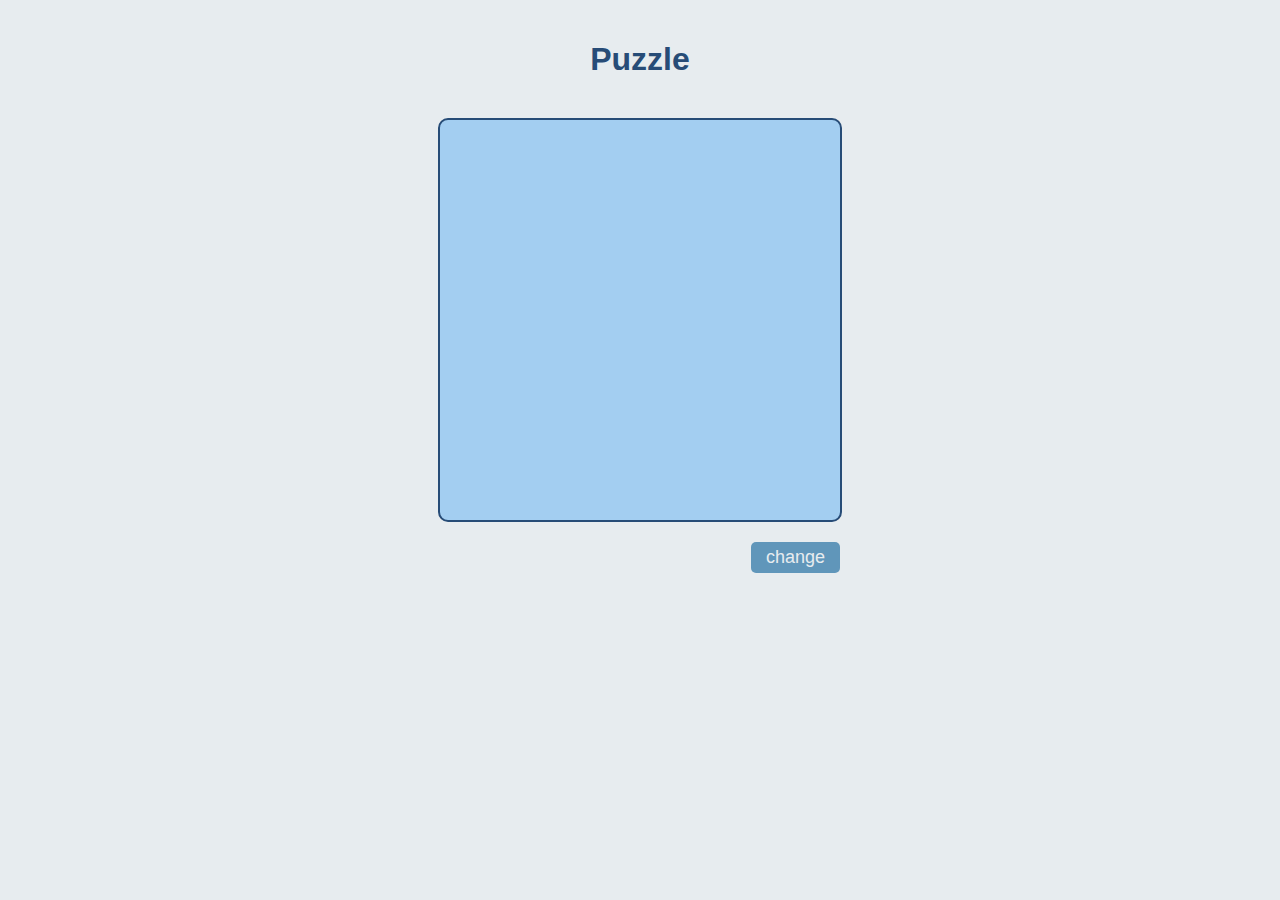
<file: gem-puzzle/index.html>
<!DOCTYPE html>
<html lang="en">
<head>
    <meta charset="UTF-8">
    <title>15 puzzle</title>
    <link rel="shortcut icon" href="favicon.png" type="image/png">
    <link rel="stylesheet" href="styles.css">
</head>
<body>
<div class="game-field">
    <h1 class="main-title">Puzzle</h1>
    <div class="frame"></div>
    <div class="game-controls">
        <button type="button" class="btn-change">change</button>
    </div>
</div>
<script src="script.js"></script>
</body>
</html>
</file>
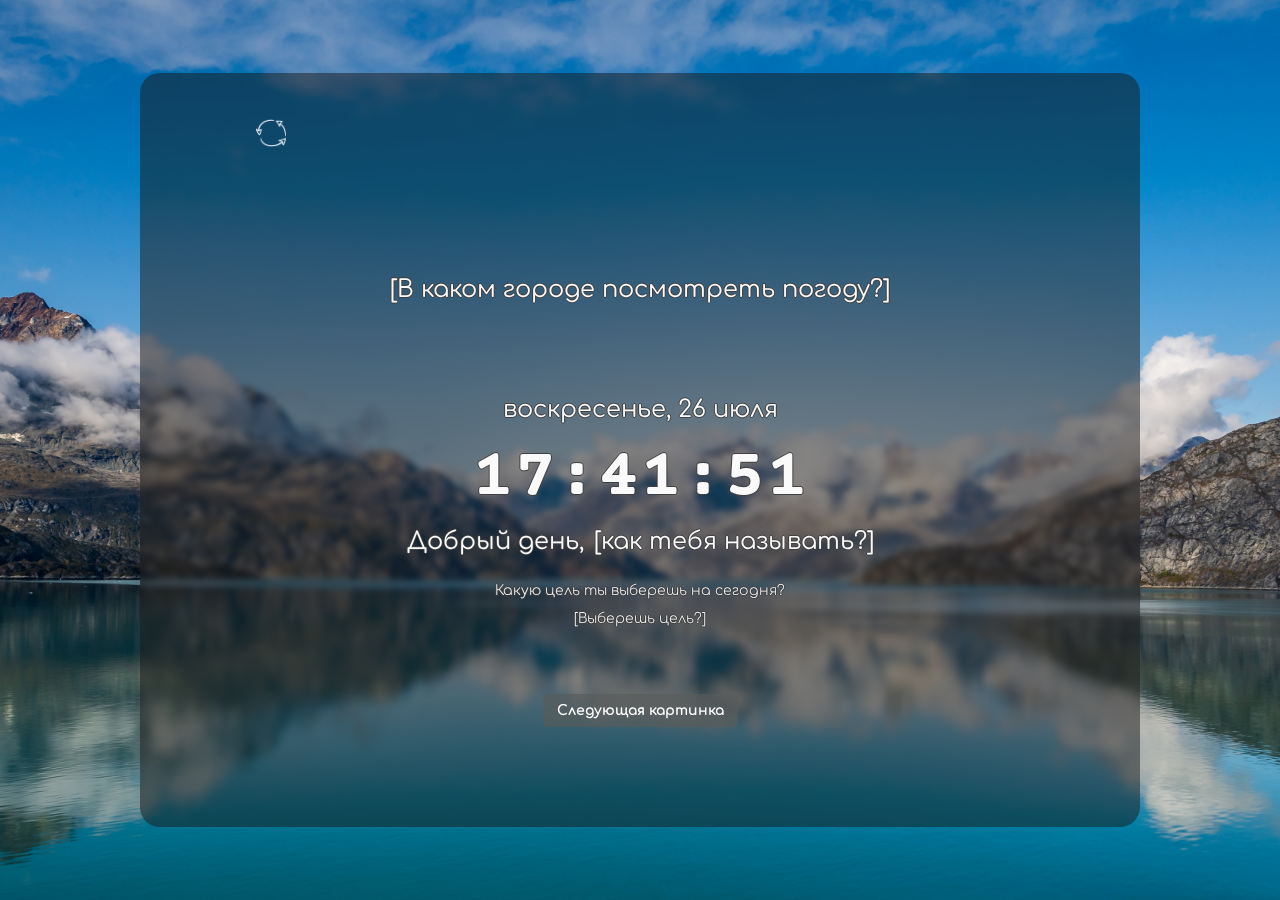
<file: momentum/index.html>
<!DOCTYPE html>
<html lang="ru">
<head>
  <meta charset="UTF-8" />
  <meta name="viewport" content="width=device-width, initial-scale=1.0" />
  <link href="https://fonts.googleapis.com/css2?family=Comfortaa:wght@300;400;700&display=swap" rel="stylesheet">
  <link href="https://fonts.googleapis.com/css2?family=Courier+Prime:wght@700&display=swap" rel="stylesheet">
  <link href="https://fonts.googleapis.com/css2?family=Bad+Script&display=swap" rel="stylesheet">
  <link rel="stylesheet" href="style.css" />
  <link rel="stylesheet" href="owfont-regular.css">
  <link rel="icon" type="image/png" href="assets/images/favicon.png">
  <title>momentum</title>
</head>
<body>
<div class="wrap">
  <div class="quote">
    <button class="quote__btn" type="button"><img class="quote__img" src="assets/images/looping-arrows.png" alt="обновить"></button>
    <p class="quote__text"></p>
    <p class="quote__author"></p>
  </div>
  <div class="weather">
    <div class="weather__city editable" contenteditable="true"></div>
    <i class="weather-icon owf"></i>
    <div class="weather__temperature"></div>
    <div class="weather__description"></div>
    <div class="weather__humidity"></div>
    <div class="weather__wind"></div>
    <div class="weather__error-message"></div>
  </div>
  <div class="date" id="date">
  </div>
  <div class="time">
    <span class="time__hours" id="hours"></span>:
    <span class="time__mins" id="mins"></span>:
    <span class="time__secs" id="secs"></span>
  </div>
  <h1 class="greeting">
    <span class="greeting__text" id="greeting"></span>
    <span class="greeting__name editable" id="name" contenteditable="true"></span>
  </h1>
  <div class="aim">
    <p class="aim__question">Какую цель ты выберешь на сегодня?</p>
    <p class="aim__answer editable" id="focus" contenteditable="true"></p>
  </div>
  <button id="button" class="button" type="button">Следующая картинка</button>
  <script src="script.js"></script>
</div>
</body>
</html>
</file>
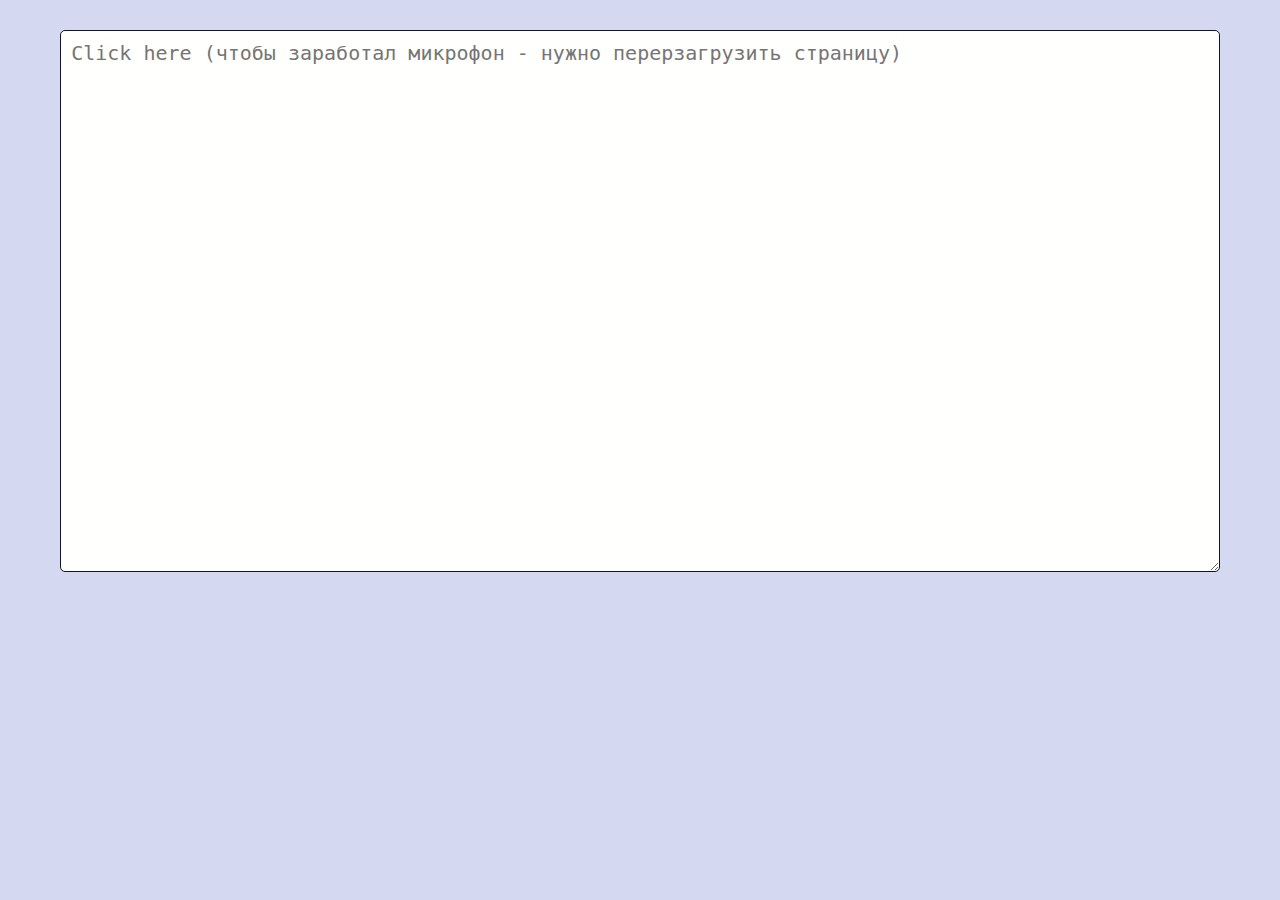
<file: virtual-keyboard/index.html>
<!DOCTYPE html>
<html lang="en">
<head>
    <meta charset="UTF-8">
    <title>Virtual-Keyboard</title>
    <meta name="viewport" content="width=device-width, initial-scale=1.0">
    <meta charset="utf-8">
    <link rel="icon" type="image/png" href="assets/favicon.png">
    <link href="https://fonts.googleapis.com/icon?family=Material+Icons" rel="stylesheet">
    <link rel="stylesheet" href="style.css">
</head>
<body>
    <textarea class="use-keyboard-input text-field" placeholder="Click here (чтобы заработал микрофон - нужно перерзагрузить страницу)" id="text-field"></textarea>
    <script src="script.js"></script>
    <audio data-key="clicks" src="assets/click.mp3"></audio>
    <audio data-key="click-ru" src="assets/click-ru.mp3"></audio>
    <audio data-key="a-tone" src="assets/a-tone.mp3"></audio>
    <audio data-key="stapler" src="assets/stapler.mp3"></audio>
    <audio data-key="click-on" src="assets/click-on.mp3"></audio>
    <audio data-key="fuzzy-beep" src="assets/fuzzy-beep.mp3"></audio>
    <audio data-key="error" src="assets/error.mp3"></audio>
    <audio data-key="camera-flash" src="assets/camera-flash.mp3"></audio>
</body>
</html>
</file>
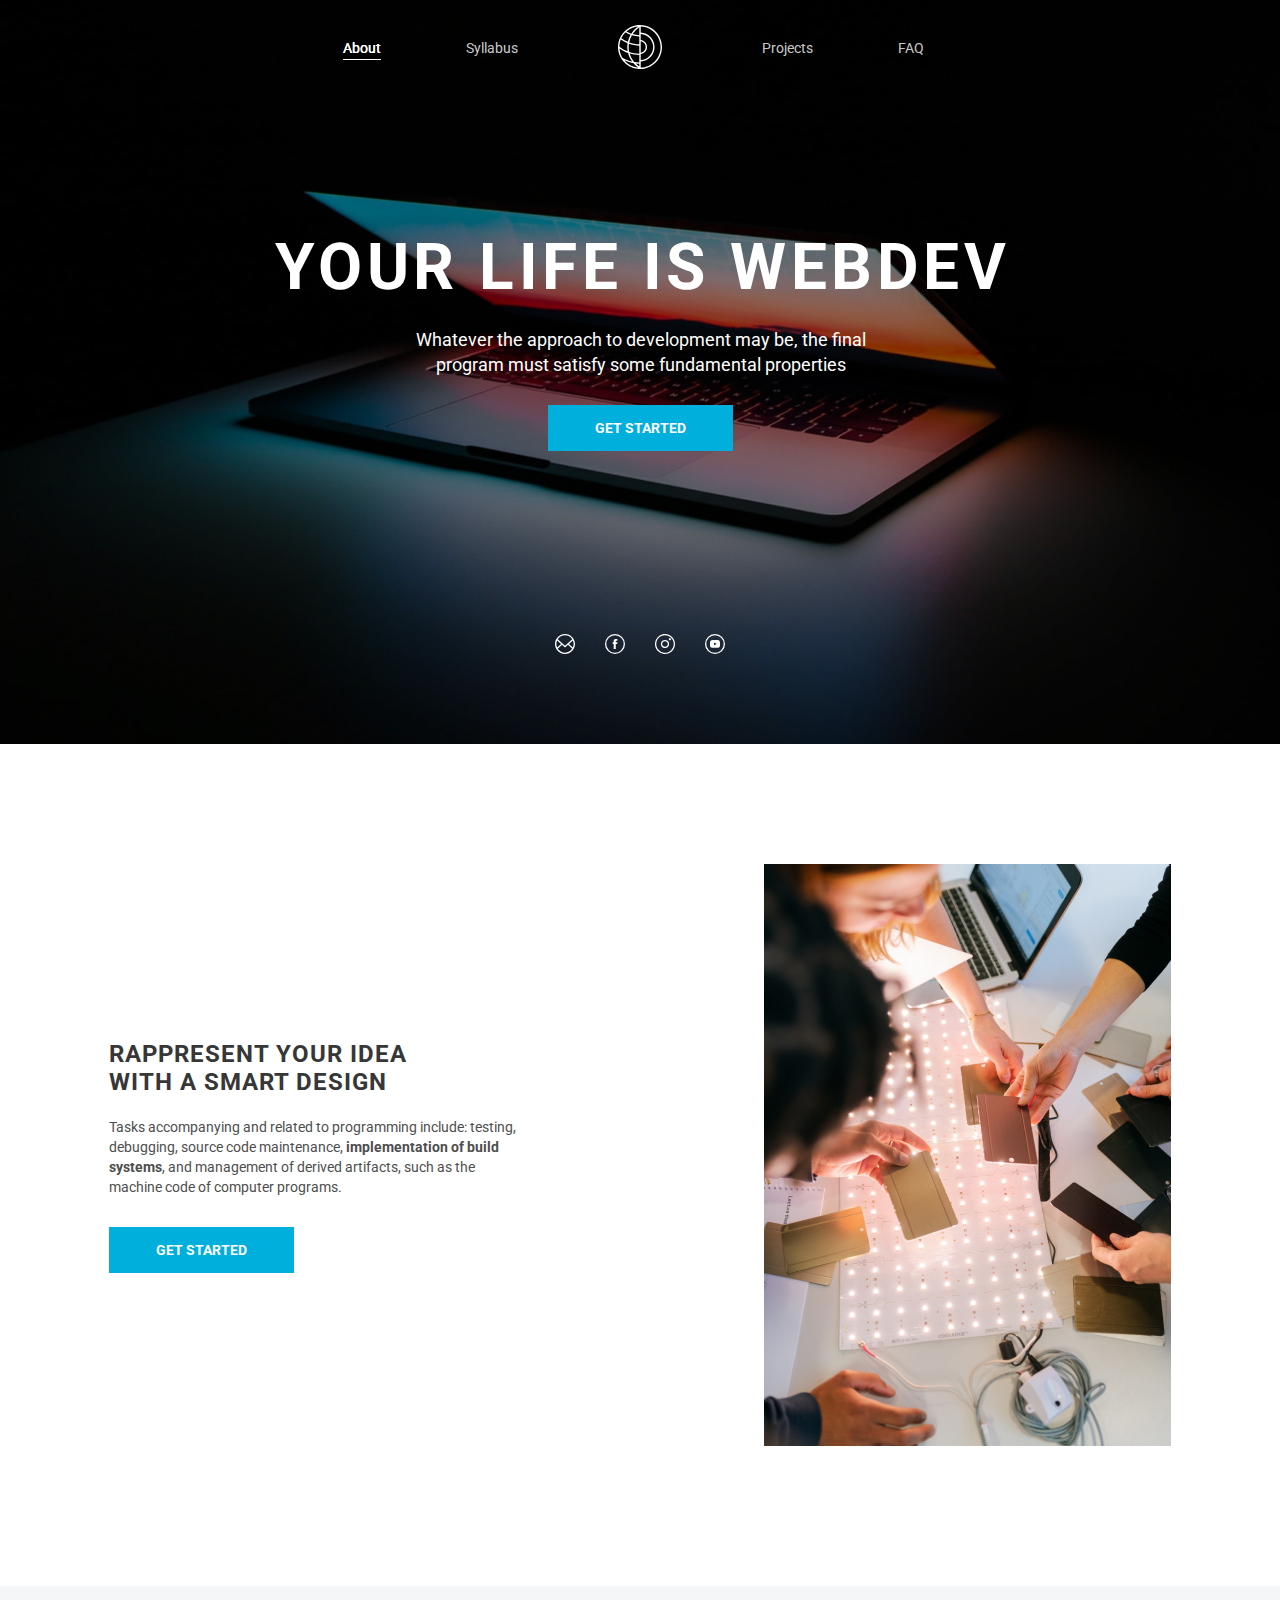
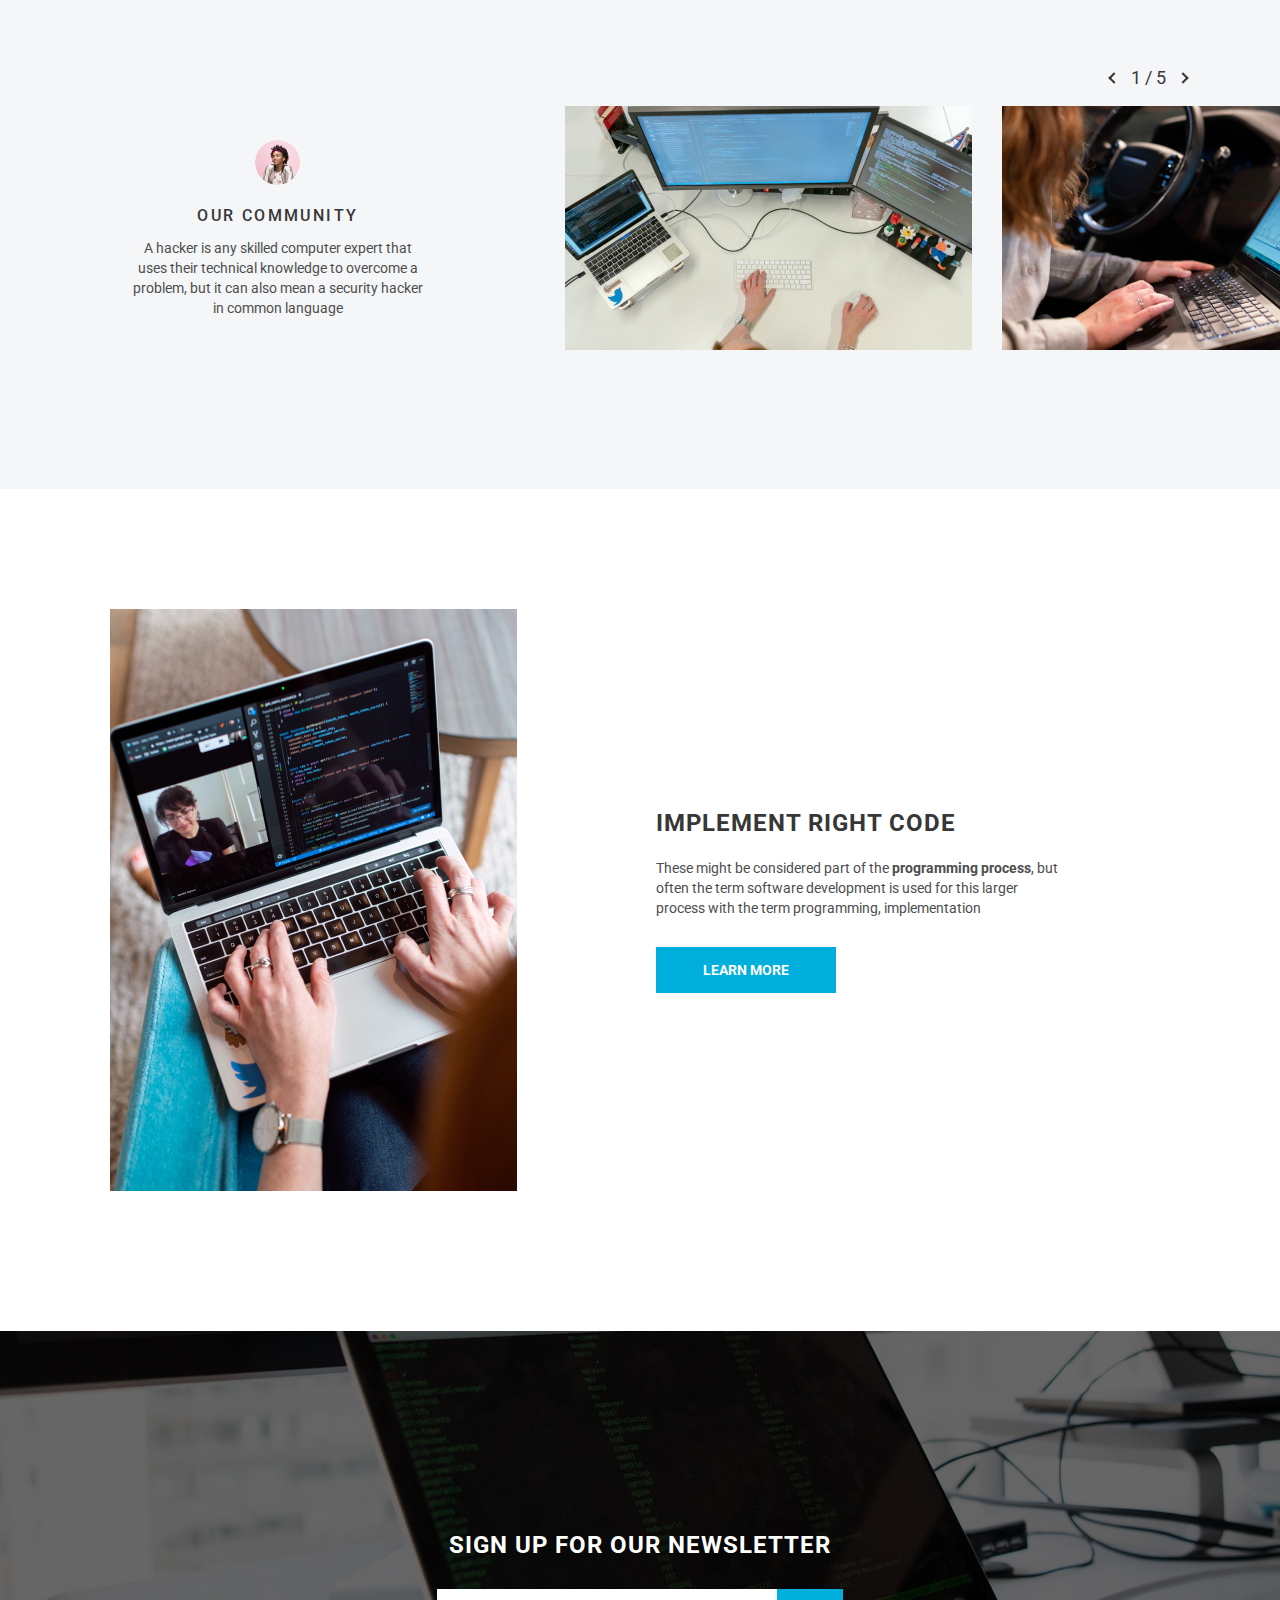
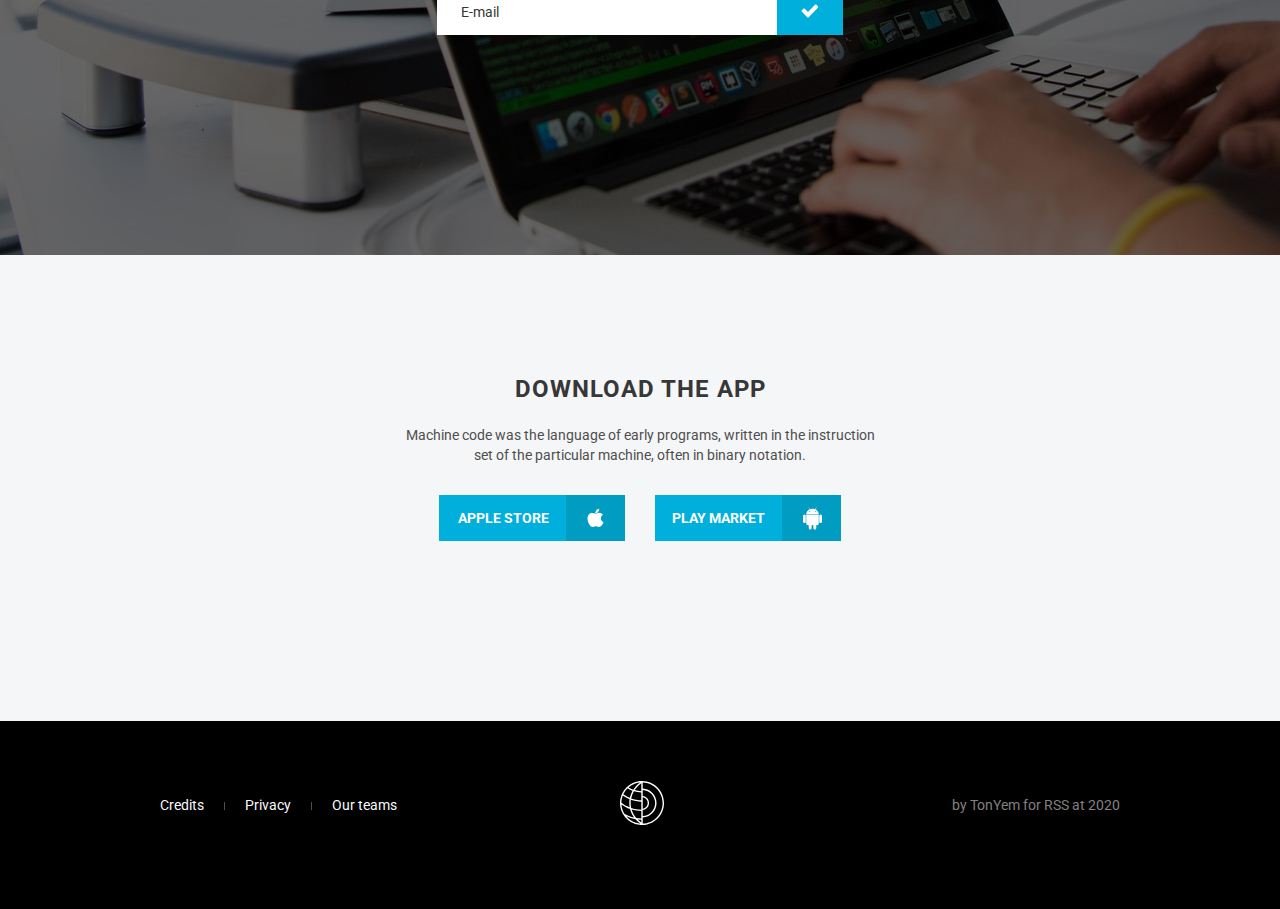
<file: webdev/index.html>
<!DOCTYPE html>
<html lang="en">
<head>
    <meta charset="UTF-8">
    <title>WebDEV</title>
    <link rel="icon" type="image/png" href="assets/favicon.png">
    <link rel="stylesheet" href="style.css">
    <link href="https://fonts.googleapis.com/css2?family=Roboto:wght@400;500;700&display=swap" rel="stylesheet">
</head>
<body>
<header class="header">
    <h1 class="visually-hidden">webdev</h1>
        <nav class="main-menu">
            <ul class="main-menu__list">
                <li class="main-menu__item main-menu__item"><a href="#" class="main-menu__link main-menu__link_active">About</a>
                </li>
                <li class="main-menu__item"><a href="#" class="main-menu__link">Syllabus</a></li>
                <li class="main-menu__item main-menu__item_logo"><a href="#" class="main-menu__link">
                    <svg class="logo" width="44" height="45" viewBox="0 0 44 45" fill="none"
                         xmlns="http://www.w3.org/2000/svg">
                        <path d="M22.1556 0.000771469L21.9974 0C21.2417 0 20.493 0.0393656 19.7566 0.114239C19.4147 0.148974 19.0758 0.193745 18.74 0.243918C18.7184 0.246234 18.6953 0.248549 18.6736 0.252409C9.63014 1.62947 2.38283 8.53482 0.487836 17.4008C0.483977 17.4193 0.478575 17.4371 0.475487 17.4548C0.414507 17.7443 0.362019 18.0368 0.311846 18.3301C0.299495 18.4042 0.284057 18.4776 0.272479 18.5532C0.233112 18.7995 0.202237 19.0488 0.172133 19.2981C0.156695 19.4208 0.138169 19.542 0.125047 19.6655C0.10189 19.8801 0.0872247 20.0978 0.0710149 20.3139C0.0586646 20.4722 0.043998 20.6296 0.0347353 20.7879C0.0231569 20.9855 0.0208415 21.1846 0.0154382 21.3822C0.0115788 21.5366 0.00154379 21.6902 0 21.8453C0 21.87 0.00154441 21.8947 0.00154441 21.921C0.00154441 21.9472 0 21.9743 0 22.0013C0 22.0707 0.00694721 22.1379 0.00771911 22.2074C0.0108067 22.5972 0.0239299 22.9847 0.0486305 23.3698C0.0571214 23.5011 0.0648402 23.6323 0.0756467 23.7627C0.10961 24.1888 0.153608 24.6134 0.212272 25.0325C0.216903 25.0695 0.219991 25.1074 0.225394 25.1452C0.291777 25.6083 0.376684 26.0653 0.470855 26.5192C0.492468 26.6203 0.516396 26.7199 0.538781 26.8202C0.62369 27.2015 0.719405 27.579 0.825154 27.9533C0.846767 28.0321 0.866836 28.11 0.889221 28.1872C1.02353 28.6419 1.16865 29.0896 1.32997 29.5303C1.33769 29.5512 1.34618 29.5712 1.35313 29.5921C1.50751 30.0104 1.67655 30.4211 1.85486 30.8271C1.88419 30.8943 1.91352 30.9622 1.9444 31.0286C2.33266 31.8877 2.77341 32.7182 3.26511 33.5156C3.27514 33.5318 3.28286 33.548 3.29213 33.5642C3.29135 33.5882 3.2983 33.6129 3.29676 33.6383C3.32377 33.6792 3.35156 33.7186 3.37549 33.7618C3.39865 33.7765 3.42335 33.7888 3.4465 33.8027C4.17749 34.9475 5.01113 36.0212 5.93509 37.0092C5.94126 37.0161 5.94744 37.0223 5.95361 37.0285C6.87217 38.0096 7.88026 38.9088 8.96477 39.7093C8.98098 39.7216 8.99642 39.7317 9.01262 39.744C9.34608 39.9879 9.68726 40.2234 10.0346 40.4503C10.0748 40.4758 10.1133 40.5012 10.1527 40.5267C10.8968 41.0037 11.6695 41.4406 12.4707 41.8273C12.4861 41.8351 12.5008 41.8412 12.5162 41.8482C12.8806 42.0234 13.2503 42.1863 13.6255 42.3414C13.7096 42.3762 13.7945 42.4094 13.8779 42.4433C14.2052 42.5738 14.5371 42.6957 14.8713 42.8115C14.9516 42.8401 15.0318 42.8694 15.1137 42.8956C15.9296 43.1658 16.7663 43.3881 17.62 43.561C17.7304 43.5834 17.8408 43.6027 17.9519 43.6228C18.2692 43.6814 18.588 43.7347 18.9106 43.7802C19.0403 43.798 19.17 43.8173 19.3004 43.8327C19.6447 43.8752 19.9913 43.9084 20.3394 43.9346C20.4305 43.9416 20.5208 43.9516 20.6119 43.957C21.0202 43.9825 21.4316 43.9995 21.8453 44.0025L22.0036 44.0033C34.0467 44.0033 43.9138 34.2041 43.9995 22.1587C44.0844 10.0253 34.2859 0.0872235 22.1556 0.000771469ZM20.0654 42.4997C19.7612 42.4711 19.4594 42.4348 19.1592 42.3931C19.119 42.3877 19.0797 42.3823 19.0403 42.3769C18.7393 42.3337 18.4413 42.2828 18.1449 42.2272C18.1078 42.2195 18.07 42.2133 18.0322 42.2063C17.735 42.1477 17.4402 42.0828 17.1476 42.0111C17.1129 42.0026 17.0774 41.9948 17.0411 41.9864C16.747 41.913 16.4568 41.8343 16.1673 41.7478C16.1357 41.7378 16.1025 41.7293 16.0708 41.7201C15.7806 41.6321 15.4934 41.5387 15.2078 41.4383C15.1785 41.4275 15.1484 41.4182 15.1191 41.4074C14.8327 41.3048 14.5494 41.1975 14.2684 41.0832C14.2422 41.0717 14.216 41.0616 14.1889 41.0508C13.9064 40.935 13.627 40.8115 13.3514 40.6834C13.3283 40.6726 13.3036 40.6626 13.2804 40.651C13.0025 40.5205 12.7277 40.3839 12.4576 40.2419C12.4375 40.2311 12.4167 40.221 12.3974 40.211C12.1241 40.0659 11.8555 39.9154 11.59 39.7594C11.573 39.7486 11.5545 39.7394 11.5367 39.7278C11.2704 39.5703 11.008 39.4067 10.7494 39.2369C10.7332 39.2261 10.7177 39.2176 10.7015 39.2068C10.4429 39.0354 10.1867 38.8586 9.93504 38.6757C9.92192 38.6657 9.90879 38.6572 9.89567 38.6471C9.64326 38.4634 9.39626 38.2736 9.15234 38.079C9.13922 38.069 9.12841 38.0597 9.11606 38.0505C8.87291 37.8544 8.63363 37.6529 8.39974 37.4469C8.38739 37.436 8.37658 37.4276 8.36501 37.4167C8.13189 37.2099 7.90264 36.9984 7.67957 36.7815C7.66722 36.7699 7.65641 36.7599 7.64406 36.7483C7.42252 36.5322 7.20485 36.3099 6.99181 36.0837C6.97946 36.0713 6.96865 36.0582 6.95553 36.0459C6.74635 35.8205 6.54025 35.5905 6.33956 35.3558C6.33261 35.3473 6.32566 35.3396 6.31949 35.3319C9.18476 36.6973 12.2739 37.7008 15.5212 38.2789C16.8558 39.8088 18.3834 41.2268 20.1032 42.5028C20.0908 42.502 20.0785 42.5012 20.0654 42.4997ZM4.40983 32.6951C4.0069 32.0351 3.63948 31.3504 3.31219 30.6442C3.2929 30.6032 3.27514 30.5616 3.25662 30.5199C3.11382 30.2088 2.98028 29.8923 2.85292 29.5712C2.82822 29.5087 2.80429 29.4446 2.77882 29.3813C2.65686 29.0633 2.54107 28.7422 2.43532 28.4165C2.42066 28.3709 2.40522 28.3262 2.38978 28.2799C1.89654 26.7392 1.57775 25.1197 1.46197 23.4455C1.46119 23.4385 1.46119 23.4316 1.46042 23.4254C4.04781 25.3088 6.93006 26.8488 10.0315 27.9665C10.8181 31.0409 12.2083 33.9448 14.1449 36.5692C10.6714 35.7796 7.40863 34.4766 4.44765 32.7561C4.4353 32.7344 4.42295 32.7151 4.40983 32.6951ZM1.81086 17.9542C1.85872 17.718 1.91198 17.4841 1.96678 17.251C1.98685 17.1684 2.00538 17.0843 2.02545 17.0025C2.07639 16.801 2.13197 16.6011 2.18755 16.4027C2.22074 16.2877 2.25316 16.1727 2.28866 16.0585C2.34038 15.884 2.39596 15.7119 2.4523 15.5398C2.50016 15.397 2.54956 15.2549 2.59974 15.1129C2.65145 14.967 2.70471 14.8219 2.75952 14.6775C2.77727 14.6289 2.79888 14.5818 2.81664 14.534C4.883 16.0322 7.15005 17.2943 9.57379 18.2792C9.38313 19.5011 9.2743 20.7423 9.2743 22.0013C9.2743 23.4679 9.41633 24.9129 9.67491 26.3293C6.66607 25.1521 3.88571 23.5597 1.41411 21.6277C1.43572 20.3973 1.56772 19.1947 1.79697 18.026C1.8016 18.0021 1.80546 17.9782 1.81086 17.9542ZM3.45268 13.0712C3.65106 12.6614 3.86719 12.26 4.09103 11.8655C4.18057 11.7073 4.27089 11.5498 4.36506 11.3947C4.58505 11.0304 4.81584 10.6737 5.05667 10.3248C5.174 10.1543 5.29673 9.98675 5.41946 9.8208C5.66184 9.4912 5.91116 9.167 6.17283 8.85362C6.31023 8.68843 6.45226 8.53019 6.59428 8.37041C6.80347 8.13421 7.01728 7.90419 7.2365 7.67879C7.33762 7.57459 7.43642 7.46961 7.53908 7.36849C9.09367 8.36809 10.7702 9.211 12.5409 9.87483C11.2766 12.0701 10.3696 14.4213 9.83546 16.8697C7.51824 15.9033 5.35462 14.6714 3.38707 13.214C3.41022 13.1662 3.42952 13.1176 3.45268 13.0712ZM8.83432 6.19213C9.09985 5.97136 9.36924 5.75523 9.64712 5.54682C9.80613 5.42641 9.96977 5.3114 10.1326 5.19561C10.3704 5.02734 10.6097 4.8637 10.8551 4.70469C10.9979 4.61283 11.1407 4.51943 11.2858 4.43067C11.6332 4.2184 11.9852 4.01539 12.3457 3.82319C12.4699 3.7568 12.5973 3.69428 12.7223 3.63021C13.0481 3.46503 13.3777 3.30756 13.7127 3.15936C13.7991 3.12076 13.8848 3.07908 13.972 3.0428C14.3912 2.8645 14.818 2.7024 15.2503 2.55111C15.3421 2.51869 15.4348 2.48781 15.5282 2.45693C16.4606 2.14741 17.4216 1.89963 18.4081 1.72595C18.4537 1.71823 18.4984 1.70974 18.5447 1.70202C19.0588 1.6148 19.5791 1.54379 20.1047 1.49593C17.3352 3.55225 15.045 5.97059 13.2959 8.64675C11.6425 8.04853 10.0786 7.28435 8.6205 6.37738C8.69229 6.31563 8.76253 6.25311 8.83432 6.19213ZM22.7292 16.3688C25.5188 16.7292 27.6824 19.1144 27.6824 21.9997C27.6824 24.8851 25.5188 27.2702 22.7292 27.6307V16.3688ZM16.2522 36.976C14.1156 34.428 12.5618 31.5619 11.644 28.5052C14.6953 29.4392 17.9365 29.9657 21.2981 30.0313V37.4345C19.5814 37.4005 17.8963 37.2462 16.2522 36.976ZM21.2981 38.8393V41.6243C20.0067 40.6942 18.8211 39.6838 17.7474 38.6031C18.9145 38.7382 20.0986 38.817 21.2981 38.8393ZM11.2226 26.8897C10.8698 25.2973 10.6791 23.6639 10.6791 22.0005C10.6791 20.916 10.7617 19.8446 10.9138 18.7887C14.1565 19.9419 17.6517 20.6018 21.2981 20.6775V28.6272C17.7713 28.5554 14.385 27.9487 11.2226 26.8897ZM11.1585 17.3846C11.6733 14.913 12.6027 12.5479 13.9041 10.3465C16.2391 11.079 18.7223 11.5012 21.2981 11.5676V19.2726C17.7319 19.1962 14.3186 18.5347 11.1585 17.3846ZM14.6845 9.11143C16.3912 6.58425 18.6157 4.30485 21.2973 2.37357V10.1504C19.0009 10.0879 16.781 9.73512 14.6845 9.11143ZM22.7292 29.0487C26.2953 28.6828 29.0865 25.6608 29.0865 21.9997C29.0865 18.3386 26.2953 15.3167 22.7292 14.9508V8.88835C29.6415 9.27044 35.1528 14.994 35.1528 22.0005C35.1528 29.0062 29.6415 34.7298 22.7292 35.1119V29.0487ZM22.7292 42.5769V36.5129C30.4157 36.1292 36.5569 29.7796 36.5569 22.0005C36.5569 14.2198 30.4157 7.86945 22.7292 7.48582V1.42337C33.8136 1.81318 42.6733 10.9848 42.5946 22.1456C42.5166 33.1775 33.6715 42.1917 22.7292 42.5769Z"
                              fill="white"/>
                    </svg>
                </a></li>
                <li class="main-menu__item"><a href="#" class="main-menu__link">Projects</a></li>
                <li class="main-menu__item"><a href="#" class="main-menu__link">FAQ</a></li>
            </ul>
        </nav>
</header>
<main class="main">
    <section class="first-screen">
        <div class="first-screen__text">
            <h2 class="first-screen__main-title">Your life is webdev</h2>
            <p class="first-screen__motto">Whatever the approach to development may be, the final program must satisfy
                some fundamental properties</p>
            <a href="#" class="link-btn">get started</a>
        </div>
        <ul class="socials">
            <li class="socials__item"><a href="https://www.google.com/" class="socials__link" target="_blank">
                <svg width="20" height="20" viewBox="0 0 20 20" fill="none" xmlns="http://www.w3.org/2000/svg">
                    <path d="M9.99781 0C4.51913 0 0.035774 4.45778 0.000227016 9.93778C-0.0175465 12.6089 1.00887 15.1289 2.88397 17.0267C4.75908 18.9289 7.26514 19.9822 9.9356 20C9.9356 20 9.99781 20 10.0023 20C15.4809 20 19.9643 15.5422 19.9998 10.0622C20.0309 4.55111 15.5742 0.0355556 9.99781 0ZM17.8537 13.6089L13.8858 10L17.8581 6.39111C18.3736 7.50667 18.6579 8.74667 18.6491 10.0533C18.6402 11.32 18.3558 12.5244 17.8537 13.6089ZM10.0511 1.34667C13.0415 1.36444 15.672 2.90667 17.2138 5.23111L9.99781 11.7911L7.50064 9.52L2.79066 5.24C4.3414 2.89778 7.01187 1.34667 10.0511 1.34667ZM2.14193 6.39111L6.10986 10L2.13304 13.6133C1.60873 12.48 1.33768 11.2311 1.34657 9.94667C1.35546 8.68 1.63983 7.47556 2.14193 6.39111ZM9.99781 18.6533H9.94005C7.62949 18.64 5.46557 17.7244 3.8393 16.08C3.4394 15.6756 3.08393 15.2356 2.77289 14.7689L7.06519 10.8711L9.56236 13.1378C9.68678 13.2489 9.84229 13.3067 9.99781 13.3067C10.1533 13.3067 10.3088 13.2489 10.4333 13.1378L12.9304 10.8711L17.2138 14.7644C15.6587 17.1022 13.0015 18.6533 9.99781 18.6533Z"
                          fill="white"/>
                </svg>
            </a></li>
            <li class="socials__item"><a href="https://www.facebook.com/" class="socials__link" target="_blank">
                <svg width="20" height="20" viewBox="0 0 20 20" fill="none" xmlns="http://www.w3.org/2000/svg">
                    <path d="M8.6955 6.937V8.314H7.6875V9.997H8.6955V15H10.7675V9.997H12.1575C12.1575 9.997 12.2885 9.19 12.3515 8.307H10.7755V7.157C10.7755 6.984 11.0015 6.753 11.2255 6.753H12.3535V5H10.8185C8.6445 5 8.6955 6.685 8.6955 6.937Z"
                          fill="white"/>
                    <circle cx="10" cy="10" r="9.35" stroke="white" stroke-width="1.3"/>
                </svg>
            </a></li>
            <li class="socials__item"><a href="https://www.instagram.com/" class="socials__link" target="_blank">
                <svg width="20" height="20" viewBox="0 0 20 20" fill="none" xmlns="http://www.w3.org/2000/svg">
                    <path d="M15.5787 4.42128C15.7785 4.62103 15.8907 4.89196 15.8907 5.17447C15.8907 5.45697 15.7785 5.7279 15.5787 5.92766C15.379 6.12742 15.108 6.23964 14.8255 6.23964C14.543 6.23964 14.2721 6.12742 14.0723 5.92766C14.0248 5.87675 13.9808 5.82273 13.9404 5.76596C13.9011 5.70726 13.8683 5.64448 13.8426 5.57872C13.8163 5.51559 13.7963 5.45003 13.783 5.38298C13.7767 5.31361 13.7767 5.24383 13.783 5.17447C13.7848 4.89258 13.8962 4.62246 14.0936 4.42128C14.1436 4.37274 14.1977 4.3286 14.2553 4.28936C14.3711 4.21159 14.5013 4.15804 14.6383 4.13191C14.8068 4.10123 14.9801 4.1115 15.1438 4.16185C15.3075 4.21221 15.4566 4.30119 15.5787 4.42128ZM14.1149 10C14.1149 10.8138 13.8736 11.6094 13.4214 12.2861C12.9693 12.9628 12.3266 13.4902 11.5747 13.8017C10.8228 14.1131 9.99544 14.1946 9.19723 14.0358C8.39902 13.877 7.66581 13.4851 7.09033 12.9097C6.51486 12.3342 6.12295 11.601 5.96418 10.8028C5.8054 10.0046 5.88689 9.17719 6.19834 8.4253C6.50978 7.6734 7.0372 7.03074 7.71389 6.57859C8.39058 6.12644 9.18615 5.8851 10 5.8851C11.091 5.88623 12.137 6.32013 12.9084 7.09157C13.6799 7.86302 14.1138 8.90901 14.1149 10ZM12.8383 10C12.8383 9.43863 12.6718 8.88988 12.36 8.42312C12.0481 7.95637 11.6048 7.59258 11.0862 7.37775C10.5675 7.16293 9.99685 7.10672 9.44628 7.21624C8.8957 7.32575 8.38997 7.59608 7.99302 7.99302C7.59608 8.38996 7.32576 8.8957 7.21624 9.44627C7.10673 9.99685 7.16293 10.5675 7.37776 11.0862C7.59258 11.6048 7.95637 12.0481 8.42313 12.36C8.88988 12.6718 9.43864 12.8383 10 12.8383C10.7528 12.8383 11.4747 12.5393 12.007 12.007C12.5393 11.4747 12.8383 10.7528 12.8383 10ZM20 10C20 11.9778 19.4135 13.9112 18.3147 15.5557C17.2159 17.2002 15.6541 18.4819 13.8268 19.2388C11.9996 19.9957 9.98891 20.1937 8.0491 19.8078C6.10929 19.422 4.32746 18.4696 2.92894 17.0711C1.53041 15.6725 0.578004 13.8907 0.192152 11.9509C-0.1937 10.0111 0.00433284 8.00042 0.761209 6.17316C1.51809 4.3459 2.79981 2.78412 4.4443 1.6853C6.08879 0.58649 8.02219 0 10 0C12.6515 0.0022537 15.1937 1.05655 17.0686 2.93142C18.9435 4.8063 19.9977 7.34852 20 10ZM18.7234 10C18.7234 8.27467 18.2118 6.58809 17.2532 5.15353C16.2947 3.71898 14.9323 2.60088 13.3383 1.94062C11.7443 1.28037 9.99032 1.10762 8.29815 1.44421C6.60598 1.78081 5.05161 2.61163 3.83162 3.83162C2.61164 5.05161 1.78081 6.60597 1.44422 8.29815C1.10762 9.99032 1.28038 11.7443 1.94063 13.3383C2.60088 14.9323 3.71898 16.2947 5.15354 17.2532C6.5881 18.2118 8.27468 18.7234 10 18.7234C12.3126 18.72 14.5294 17.7999 16.1646 16.1646C17.7999 14.5294 18.72 12.3126 18.7234 10Z"
                          fill="white"/>
                </svg>
            </a></li>
            <li class="socials__item"><a href="https://www.youtube.com/" class="socials__link" target="_blank">
                <svg width="20" height="20" viewBox="0 0 20 20" fill="none" xmlns="http://www.w3.org/2000/svg">
                    <circle cx="10" cy="10" r="9.35" stroke="white" stroke-width="1.3"/>
                    <path d="M11.603 9.733L9.357 8.685C9.161 8.594 9 8.696 9 8.913V10.887C9 11.104 9.161 11.206 9.357 11.115L11.602 10.067C11.799 9.975 11.799 9.825 11.603 9.733ZM10 13.8C5.086 13.8 5 13.357 5 9.9C5 6.443 5.086 6 10 6C14.914 6 15 6.443 15 9.9C15 13.357 14.914 13.8 10 13.8Z"
                          fill="white"/>
                </svg>
            </a></li>
        </ul>
    </section>
    <section class="represent">
        <div class="represent__text">
            <h2 class="section-title">Rappresent your idea with a smart design</h2>
            <p class="section-p">Tasks accompanying and related to programming include: testing, debugging, source
                code maintenance, <strong class="section-b">implementation of build systems</strong>, and management of
                derived
                artifacts, such as the
                machine code of computer programs.</p>
            <a href="#" class="link-btn">get started</a>
        </div>
        <div class="represent__bg"></div>
    </section>
    <section class="community">
        <div class="community__wrap">
            <div class="community__text">
                <div class="community__avatar"></div>
                <h3 class="community__title">our community </h3>
                <p class="community__p">A hacker is any skilled computer expert that uses their technical knowledge to
                    overcome a problem, but it can also mean a security hacker in common language</p>
            </div>
            <div class="community__slider">
                <div class="pagination">
                    <span class="pagination__arrow pagination__arrow_left"></span>
                    <span class="pagination__nmb pagination__nmb_current">1</span>
                    <span class="pagination__slash">/</span>
                    <span class="pagination__nmb pagination__nmb_count">5</span>
                    <span class="pagination__arrow pagination__arrow_right"></span>
                </div>
                <ul class="community__gallery">
                    <li class="community__item"><img src="assets/community_img-01.jpg" alt="photo of our community"
                                                     class="community__img"></li>
                    <li class="community__item"><img src="assets/community_img-02.jpg" alt="photo of our community"
                                                     class="community__img"></li>
                    <li class="community__item"><img src="assets/bg_represent.jpg" alt="photo of our community"
                                                     class="community__img"></li>
                </ul>
            </div>
        </div>
    </section>
    <section class="implement">
        <div class="implement__bg"></div>
        <div class="implement__text">
            <h2 class="section-title">Implement right code</h2>
            <p class="section-p">These might be considered part of the <strong class="section-b">programming
                process</strong>, but often the term software development is used for this larger process with the term
                programming, implementation</p>
            <a href="#" class="link-btn">learn more</a>
        </div>
    </section>
    <article class="sign-up">
        <h2 class="section-title">Sign up for our newsletter</h2>
        <form class="sign-up__form" action="/" method="post">
            <input class="sign-up__input" type="email" name="mail" placeholder="E-mail">
            <button class="sign-up__btn" type="submit">
                <svg class="sign-up__icon" width="18" height="14" viewBox="0 0 18 14" fill="none"
                     xmlns="http://www.w3.org/2000/svg">
                    <path fill-rule="evenodd" clip-rule="evenodd"
                          d="M17.1731 2.97198C17.1731 2.69389 17.0665 2.41563 16.8746 2.21542L15.4247 0.702325C15.2328 0.501949 14.9663 0.390775 14.6997 0.390775C14.4332 0.390775 14.1667 0.501949 13.9747 0.702325L6.98106 8.01224L3.84667 4.7299C3.65477 4.52969 3.38824 4.41835 3.12171 4.41835C2.85516 4.41835 2.58862 4.52969 2.39672 4.7299L0.946816 6.24317C0.754897 6.44338 0.648326 6.72146 0.648326 6.99973C0.648326 7.27781 0.754897 7.55591 0.946816 7.75628L4.80617 11.7839L6.25608 13.2971C6.448 13.4973 6.71453 13.6087 6.98106 13.6087C7.2476 13.6087 7.51407 13.4973 7.70597 13.2971L9.15594 11.7839L16.8746 3.72853C17.0665 3.52834 17.1731 3.25024 17.1731 2.97198Z"
                          fill="white"/>
                </svg>
            </button>
        </form>
    </article>
    <article class="download-app">
        <h2 class="section-title">Download the app</h2>
        <p class="section-p">Machine code was the language of early programs, written in the instruction set of the
            particular machine, often in binary notation.</p>
        <div class="download-app__btns">
            <a href="https://www.apple.com/shop" class="link-btn link-btn_img link-btn_apple" target="_blank">apple
                store</a>
            <a href="https://play.google.com/store?hl=ru" class="link-btn link-btn_img link-btn_android"
               target="_blank">play market</a>
        </div>
    </article>
</main>
<footer class="footer">
    <div class="footer__wrap">
        <ul class="menu-info">
            <li class="menu-info__item"><a href="#" class="menu-info__link">Credits</a></li>
            <li class="menu-info__item"><a href="#" class="menu-info__link">Privacy</a></li>
            <li class="menu-info__item"><a href="#" class="menu-info__link">Our teams</a></li>
        </ul>
        <a href="#" class="footer__logo-link">
            <svg class="logo" width="44" height="45" viewBox="0 0 44 45" fill="none" xmlns="http://www.w3.org/2000/svg">
                <path d="M22.1556 0.000771469L21.9974 0C21.2417 0 20.493 0.0393656 19.7566 0.114239C19.4147 0.148974 19.0758 0.193745 18.74 0.243918C18.7184 0.246234 18.6953 0.248549 18.6736 0.252409C9.63014 1.62947 2.38283 8.53482 0.487836 17.4008C0.483977 17.4193 0.478575 17.4371 0.475487 17.4548C0.414507 17.7443 0.362019 18.0368 0.311846 18.3301C0.299495 18.4042 0.284057 18.4776 0.272479 18.5532C0.233112 18.7995 0.202237 19.0488 0.172133 19.2981C0.156695 19.4208 0.138169 19.542 0.125047 19.6655C0.10189 19.8801 0.0872247 20.0978 0.0710149 20.3139C0.0586646 20.4722 0.043998 20.6296 0.0347353 20.7879C0.0231569 20.9855 0.0208415 21.1846 0.0154382 21.3822C0.0115788 21.5366 0.00154379 21.6902 0 21.8453C0 21.87 0.00154441 21.8947 0.00154441 21.921C0.00154441 21.9472 0 21.9743 0 22.0013C0 22.0707 0.00694721 22.1379 0.00771911 22.2074C0.0108067 22.5972 0.0239299 22.9847 0.0486305 23.3698C0.0571214 23.5011 0.0648402 23.6323 0.0756467 23.7627C0.10961 24.1888 0.153608 24.6134 0.212272 25.0325C0.216903 25.0695 0.219991 25.1074 0.225394 25.1452C0.291777 25.6083 0.376684 26.0653 0.470855 26.5192C0.492468 26.6203 0.516396 26.7199 0.538781 26.8202C0.62369 27.2015 0.719405 27.579 0.825154 27.9533C0.846767 28.0321 0.866836 28.11 0.889221 28.1872C1.02353 28.6419 1.16865 29.0896 1.32997 29.5303C1.33769 29.5512 1.34618 29.5712 1.35313 29.5921C1.50751 30.0104 1.67655 30.4211 1.85486 30.8271C1.88419 30.8943 1.91352 30.9622 1.9444 31.0286C2.33266 31.8877 2.77341 32.7182 3.26511 33.5156C3.27514 33.5318 3.28286 33.548 3.29213 33.5642C3.29135 33.5882 3.2983 33.6129 3.29676 33.6383C3.32377 33.6792 3.35156 33.7186 3.37549 33.7618C3.39865 33.7765 3.42335 33.7888 3.4465 33.8027C4.17749 34.9475 5.01113 36.0212 5.93509 37.0092C5.94126 37.0161 5.94744 37.0223 5.95361 37.0285C6.87217 38.0096 7.88026 38.9088 8.96477 39.7093C8.98098 39.7216 8.99642 39.7317 9.01262 39.744C9.34608 39.9879 9.68726 40.2234 10.0346 40.4503C10.0748 40.4758 10.1133 40.5012 10.1527 40.5267C10.8968 41.0037 11.6695 41.4406 12.4707 41.8273C12.4861 41.8351 12.5008 41.8412 12.5162 41.8482C12.8806 42.0234 13.2503 42.1863 13.6255 42.3414C13.7096 42.3762 13.7945 42.4094 13.8779 42.4433C14.2052 42.5738 14.5371 42.6957 14.8713 42.8115C14.9516 42.8401 15.0318 42.8694 15.1137 42.8956C15.9296 43.1658 16.7663 43.3881 17.62 43.561C17.7304 43.5834 17.8408 43.6027 17.9519 43.6228C18.2692 43.6814 18.588 43.7347 18.9106 43.7802C19.0403 43.798 19.17 43.8173 19.3004 43.8327C19.6447 43.8752 19.9913 43.9084 20.3394 43.9346C20.4305 43.9416 20.5208 43.9516 20.6119 43.957C21.0202 43.9825 21.4316 43.9995 21.8453 44.0025L22.0036 44.0033C34.0467 44.0033 43.9138 34.2041 43.9995 22.1587C44.0844 10.0253 34.2859 0.0872235 22.1556 0.000771469ZM20.0654 42.4997C19.7612 42.4711 19.4594 42.4348 19.1592 42.3931C19.119 42.3877 19.0797 42.3823 19.0403 42.3769C18.7393 42.3337 18.4413 42.2828 18.1449 42.2272C18.1078 42.2195 18.07 42.2133 18.0322 42.2063C17.735 42.1477 17.4402 42.0828 17.1476 42.0111C17.1129 42.0026 17.0774 41.9948 17.0411 41.9864C16.747 41.913 16.4568 41.8343 16.1673 41.7478C16.1357 41.7378 16.1025 41.7293 16.0708 41.7201C15.7806 41.6321 15.4934 41.5387 15.2078 41.4383C15.1785 41.4275 15.1484 41.4182 15.1191 41.4074C14.8327 41.3048 14.5494 41.1975 14.2684 41.0832C14.2422 41.0717 14.216 41.0616 14.1889 41.0508C13.9064 40.935 13.627 40.8115 13.3514 40.6834C13.3283 40.6726 13.3036 40.6626 13.2804 40.651C13.0025 40.5205 12.7277 40.3839 12.4576 40.2419C12.4375 40.2311 12.4167 40.221 12.3974 40.211C12.1241 40.0659 11.8555 39.9154 11.59 39.7594C11.573 39.7486 11.5545 39.7394 11.5367 39.7278C11.2704 39.5703 11.008 39.4067 10.7494 39.2369C10.7332 39.2261 10.7177 39.2176 10.7015 39.2068C10.4429 39.0354 10.1867 38.8586 9.93504 38.6757C9.92192 38.6657 9.90879 38.6572 9.89567 38.6471C9.64326 38.4634 9.39626 38.2736 9.15234 38.079C9.13922 38.069 9.12841 38.0597 9.11606 38.0505C8.87291 37.8544 8.63363 37.6529 8.39974 37.4469C8.38739 37.436 8.37658 37.4276 8.36501 37.4167C8.13189 37.2099 7.90264 36.9984 7.67957 36.7815C7.66722 36.7699 7.65641 36.7599 7.64406 36.7483C7.42252 36.5322 7.20485 36.3099 6.99181 36.0837C6.97946 36.0713 6.96865 36.0582 6.95553 36.0459C6.74635 35.8205 6.54025 35.5905 6.33956 35.3558C6.33261 35.3473 6.32566 35.3396 6.31949 35.3319C9.18476 36.6973 12.2739 37.7008 15.5212 38.2789C16.8558 39.8088 18.3834 41.2268 20.1032 42.5028C20.0908 42.502 20.0785 42.5012 20.0654 42.4997ZM4.40983 32.6951C4.0069 32.0351 3.63948 31.3504 3.31219 30.6442C3.2929 30.6032 3.27514 30.5616 3.25662 30.5199C3.11382 30.2088 2.98028 29.8923 2.85292 29.5712C2.82822 29.5087 2.80429 29.4446 2.77882 29.3813C2.65686 29.0633 2.54107 28.7422 2.43532 28.4165C2.42066 28.3709 2.40522 28.3262 2.38978 28.2799C1.89654 26.7392 1.57775 25.1197 1.46197 23.4455C1.46119 23.4385 1.46119 23.4316 1.46042 23.4254C4.04781 25.3088 6.93006 26.8488 10.0315 27.9665C10.8181 31.0409 12.2083 33.9448 14.1449 36.5692C10.6714 35.7796 7.40863 34.4766 4.44765 32.7561C4.4353 32.7344 4.42295 32.7151 4.40983 32.6951ZM1.81086 17.9542C1.85872 17.718 1.91198 17.4841 1.96678 17.251C1.98685 17.1684 2.00538 17.0843 2.02545 17.0025C2.07639 16.801 2.13197 16.6011 2.18755 16.4027C2.22074 16.2877 2.25316 16.1727 2.28866 16.0585C2.34038 15.884 2.39596 15.7119 2.4523 15.5398C2.50016 15.397 2.54956 15.2549 2.59974 15.1129C2.65145 14.967 2.70471 14.8219 2.75952 14.6775C2.77727 14.6289 2.79888 14.5818 2.81664 14.534C4.883 16.0322 7.15005 17.2943 9.57379 18.2792C9.38313 19.5011 9.2743 20.7423 9.2743 22.0013C9.2743 23.4679 9.41633 24.9129 9.67491 26.3293C6.66607 25.1521 3.88571 23.5597 1.41411 21.6277C1.43572 20.3973 1.56772 19.1947 1.79697 18.026C1.8016 18.0021 1.80546 17.9782 1.81086 17.9542ZM3.45268 13.0712C3.65106 12.6614 3.86719 12.26 4.09103 11.8655C4.18057 11.7073 4.27089 11.5498 4.36506 11.3947C4.58505 11.0304 4.81584 10.6737 5.05667 10.3248C5.174 10.1543 5.29673 9.98675 5.41946 9.8208C5.66184 9.4912 5.91116 9.167 6.17283 8.85362C6.31023 8.68843 6.45226 8.53019 6.59428 8.37041C6.80347 8.13421 7.01728 7.90419 7.2365 7.67879C7.33762 7.57459 7.43642 7.46961 7.53908 7.36849C9.09367 8.36809 10.7702 9.211 12.5409 9.87483C11.2766 12.0701 10.3696 14.4213 9.83546 16.8697C7.51824 15.9033 5.35462 14.6714 3.38707 13.214C3.41022 13.1662 3.42952 13.1176 3.45268 13.0712ZM8.83432 6.19213C9.09985 5.97136 9.36924 5.75523 9.64712 5.54682C9.80613 5.42641 9.96977 5.3114 10.1326 5.19561C10.3704 5.02734 10.6097 4.8637 10.8551 4.70469C10.9979 4.61283 11.1407 4.51943 11.2858 4.43067C11.6332 4.2184 11.9852 4.01539 12.3457 3.82319C12.4699 3.7568 12.5973 3.69428 12.7223 3.63021C13.0481 3.46503 13.3777 3.30756 13.7127 3.15936C13.7991 3.12076 13.8848 3.07908 13.972 3.0428C14.3912 2.8645 14.818 2.7024 15.2503 2.55111C15.3421 2.51869 15.4348 2.48781 15.5282 2.45693C16.4606 2.14741 17.4216 1.89963 18.4081 1.72595C18.4537 1.71823 18.4984 1.70974 18.5447 1.70202C19.0588 1.6148 19.5791 1.54379 20.1047 1.49593C17.3352 3.55225 15.045 5.97059 13.2959 8.64675C11.6425 8.04853 10.0786 7.28435 8.6205 6.37738C8.69229 6.31563 8.76253 6.25311 8.83432 6.19213ZM22.7292 16.3688C25.5188 16.7292 27.6824 19.1144 27.6824 21.9997C27.6824 24.8851 25.5188 27.2702 22.7292 27.6307V16.3688ZM16.2522 36.976C14.1156 34.428 12.5618 31.5619 11.644 28.5052C14.6953 29.4392 17.9365 29.9657 21.2981 30.0313V37.4345C19.5814 37.4005 17.8963 37.2462 16.2522 36.976ZM21.2981 38.8393V41.6243C20.0067 40.6942 18.8211 39.6838 17.7474 38.6031C18.9145 38.7382 20.0986 38.817 21.2981 38.8393ZM11.2226 26.8897C10.8698 25.2973 10.6791 23.6639 10.6791 22.0005C10.6791 20.916 10.7617 19.8446 10.9138 18.7887C14.1565 19.9419 17.6517 20.6018 21.2981 20.6775V28.6272C17.7713 28.5554 14.385 27.9487 11.2226 26.8897ZM11.1585 17.3846C11.6733 14.913 12.6027 12.5479 13.9041 10.3465C16.2391 11.079 18.7223 11.5012 21.2981 11.5676V19.2726C17.7319 19.1962 14.3186 18.5347 11.1585 17.3846ZM14.6845 9.11143C16.3912 6.58425 18.6157 4.30485 21.2973 2.37357V10.1504C19.0009 10.0879 16.781 9.73512 14.6845 9.11143ZM22.7292 29.0487C26.2953 28.6828 29.0865 25.6608 29.0865 21.9997C29.0865 18.3386 26.2953 15.3167 22.7292 14.9508V8.88835C29.6415 9.27044 35.1528 14.994 35.1528 22.0005C35.1528 29.0062 29.6415 34.7298 22.7292 35.1119V29.0487ZM22.7292 42.5769V36.5129C30.4157 36.1292 36.5569 29.7796 36.5569 22.0005C36.5569 14.2198 30.4157 7.86945 22.7292 7.48582V1.42337C33.8136 1.81318 42.6733 10.9848 42.5946 22.1456C42.5166 33.1775 33.6715 42.1917 22.7292 42.5769Z"
                      fill="white"/>
            </svg>
        </a>
        <p class="footer__copy">by TonYem for RSS at 2020</p>
    </div>
</footer>
</body>
</html>
</file>
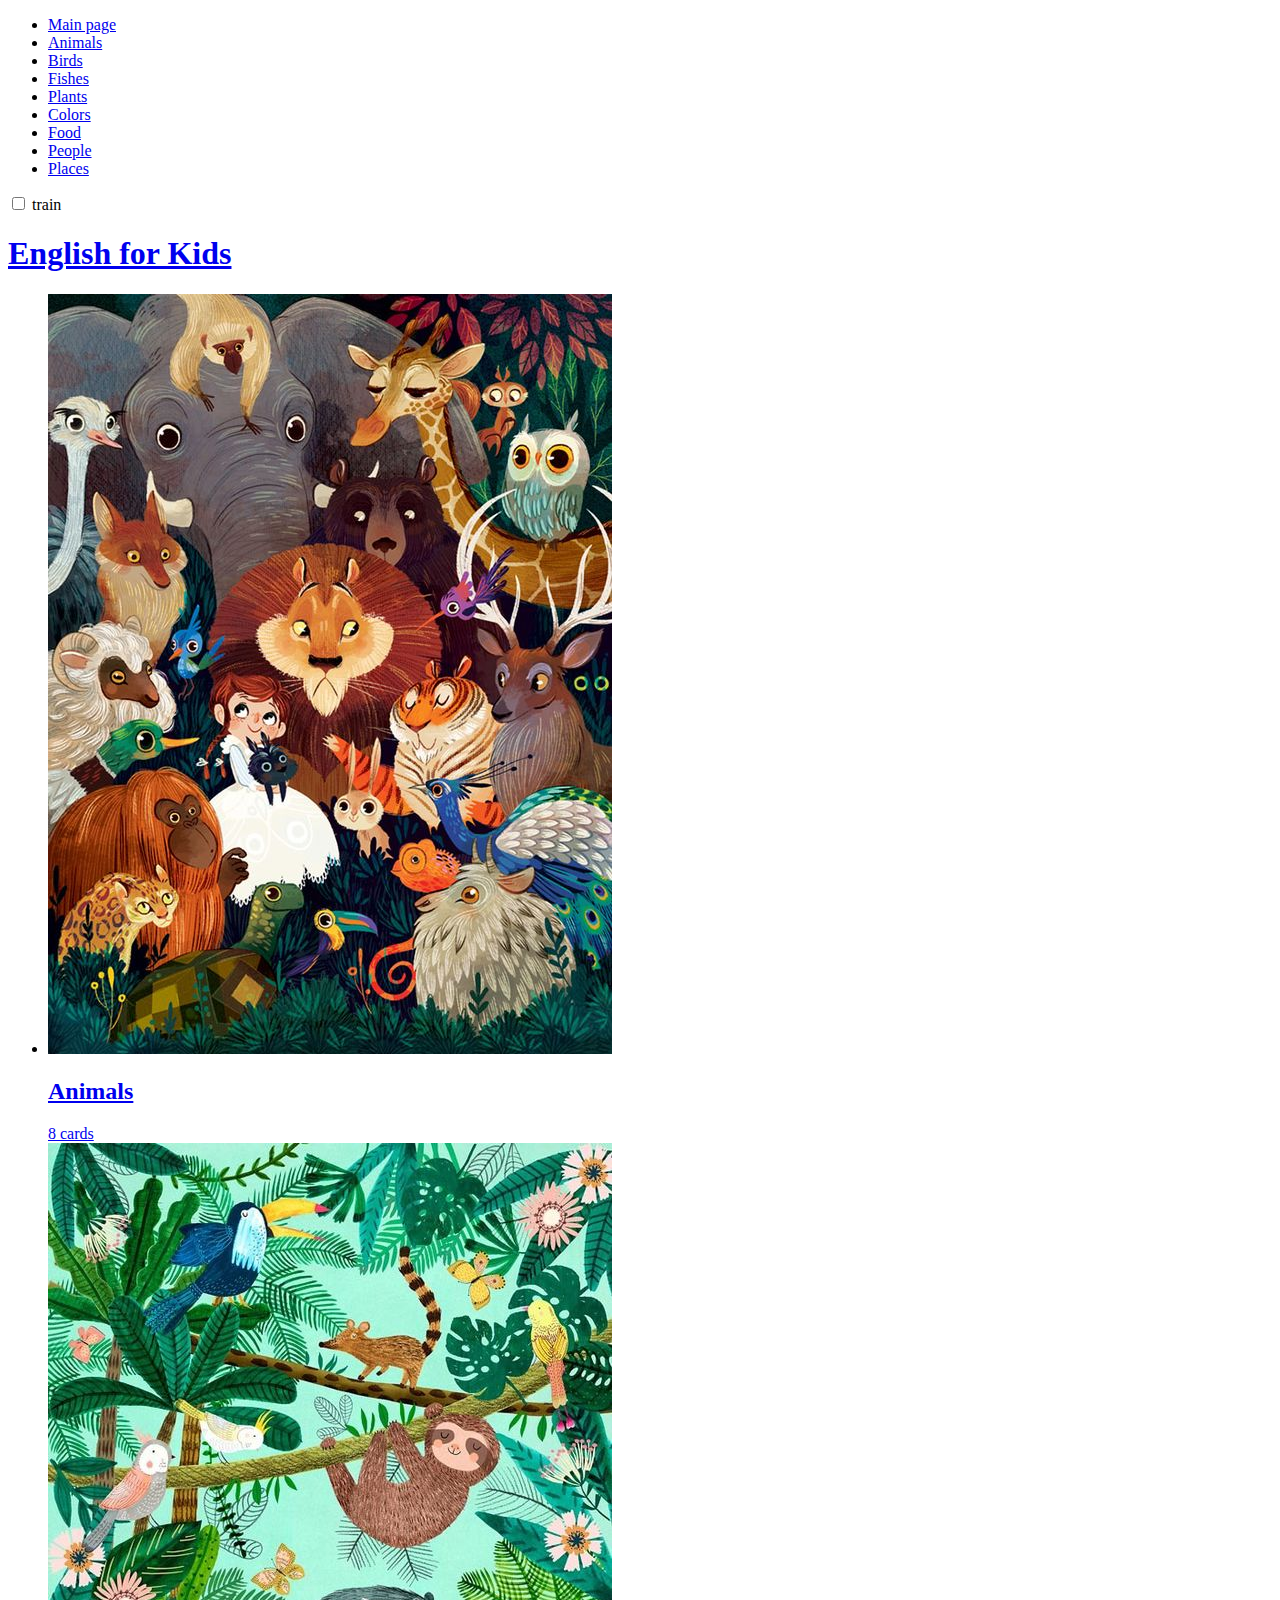
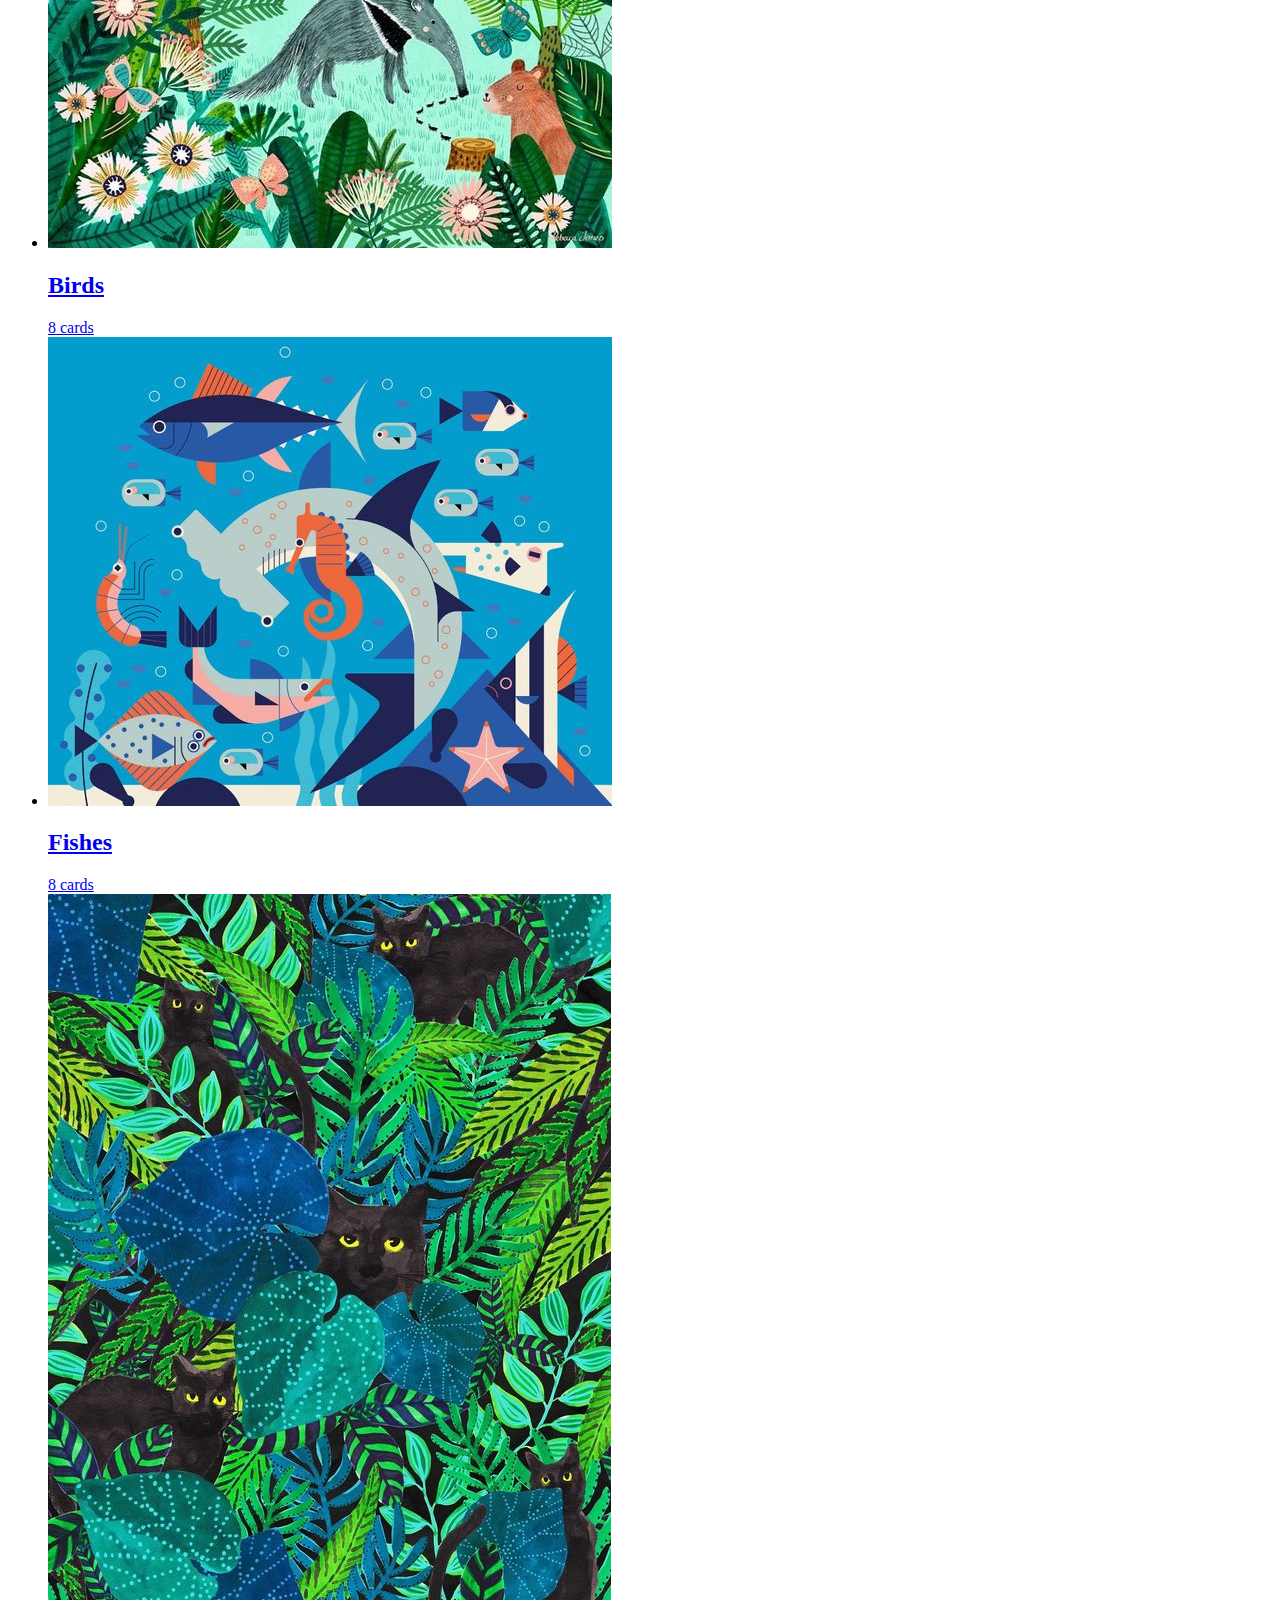
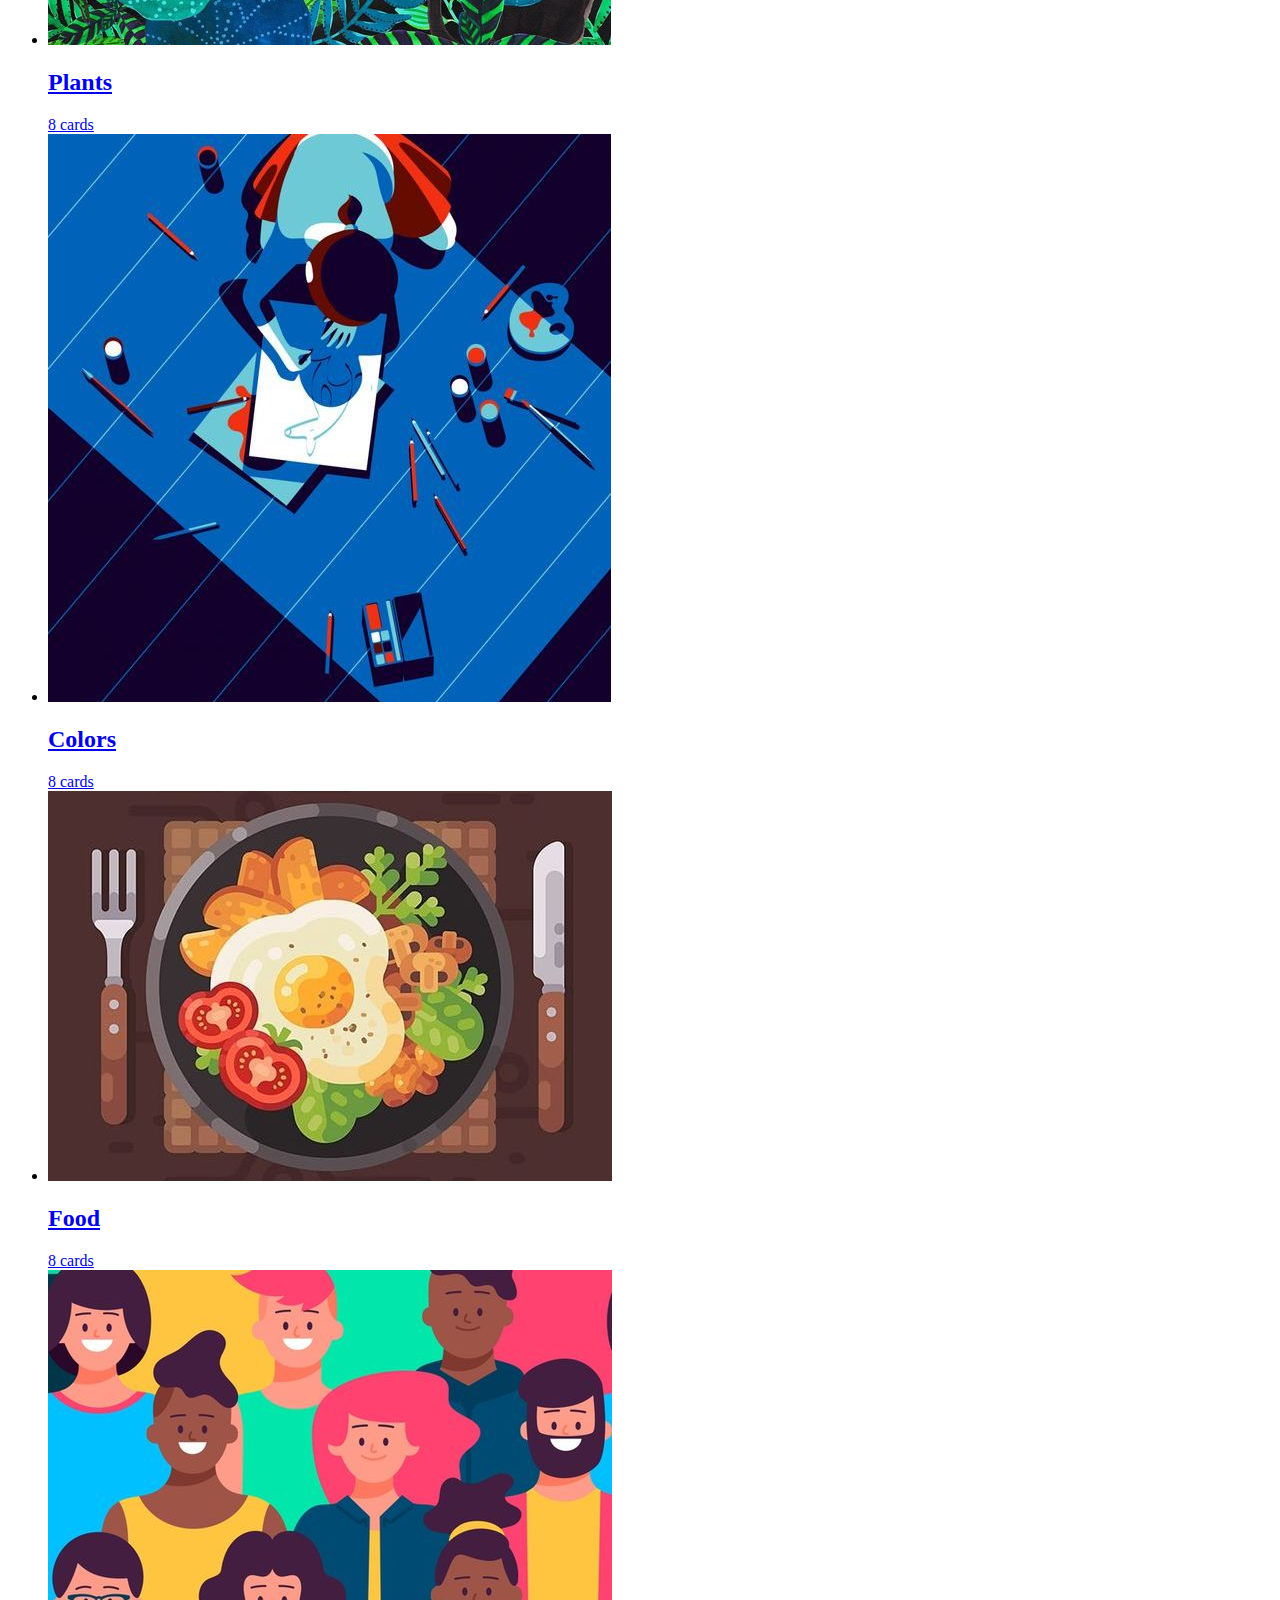
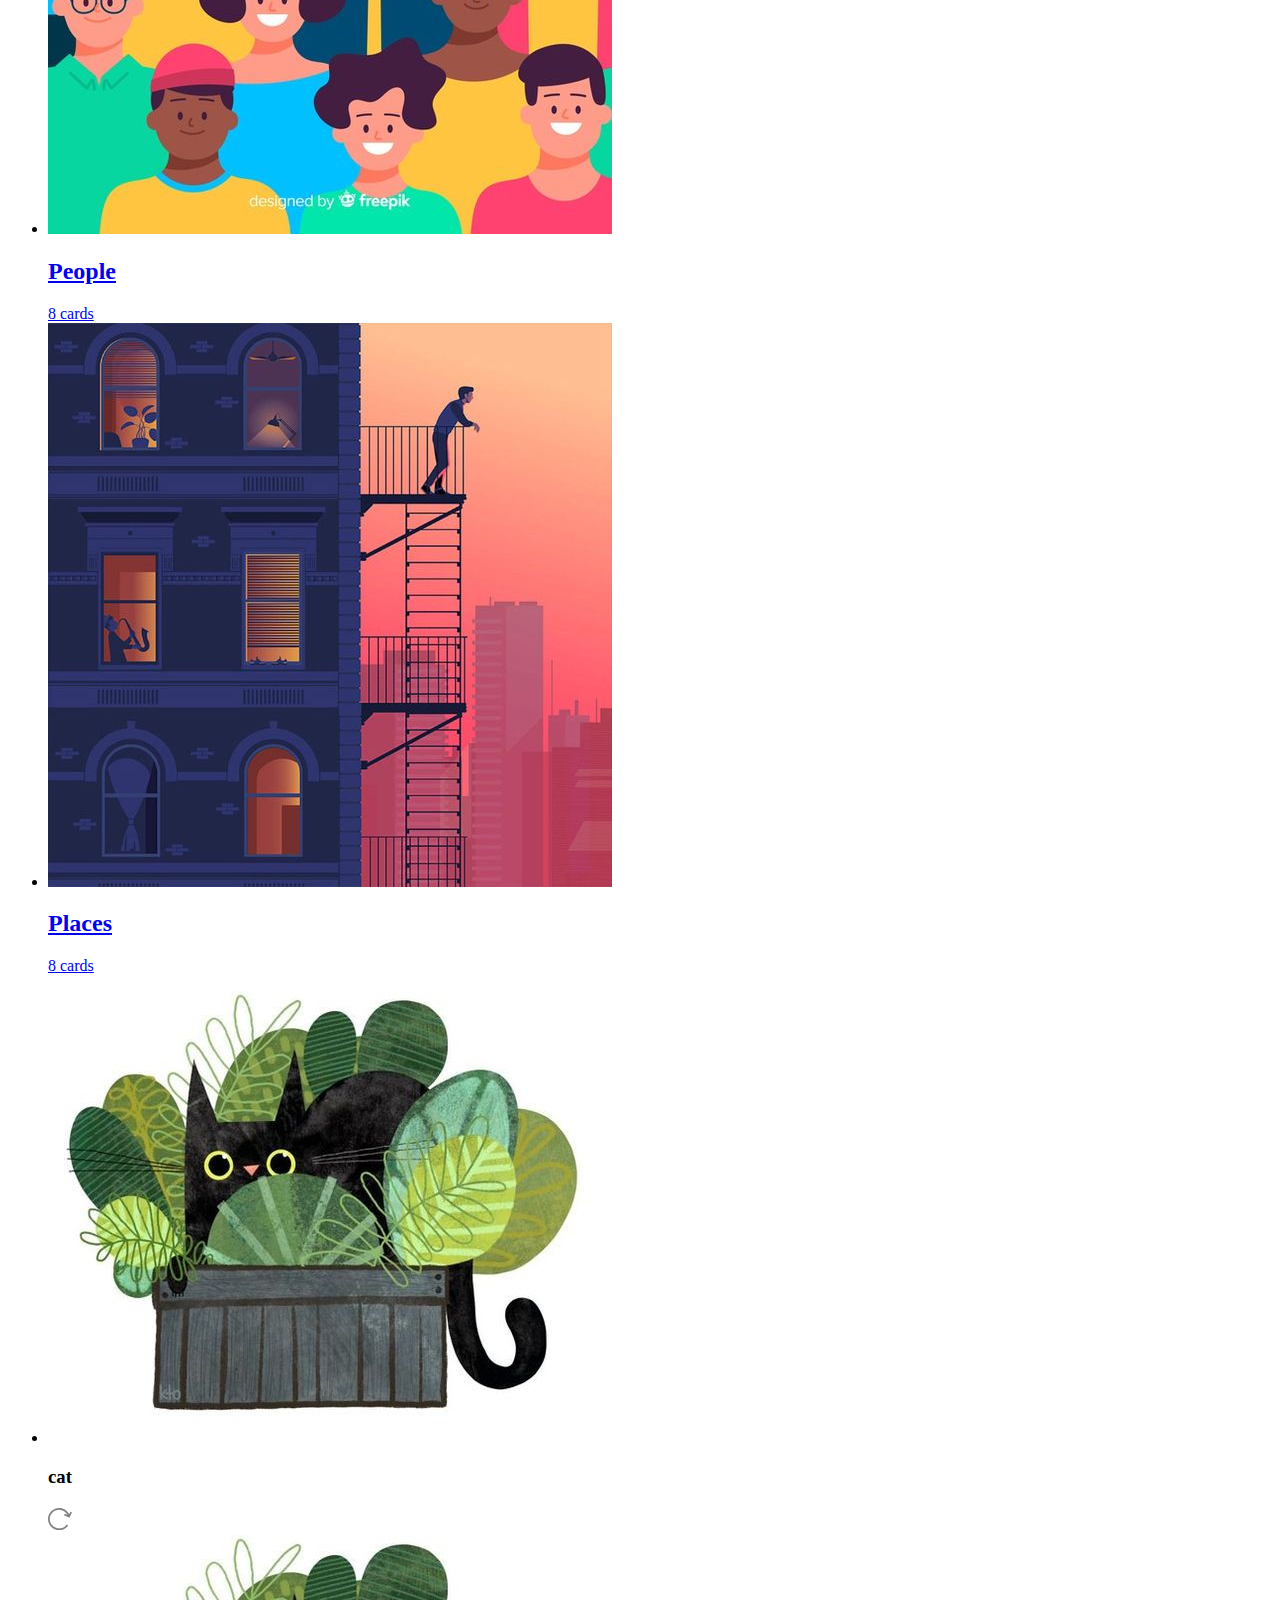
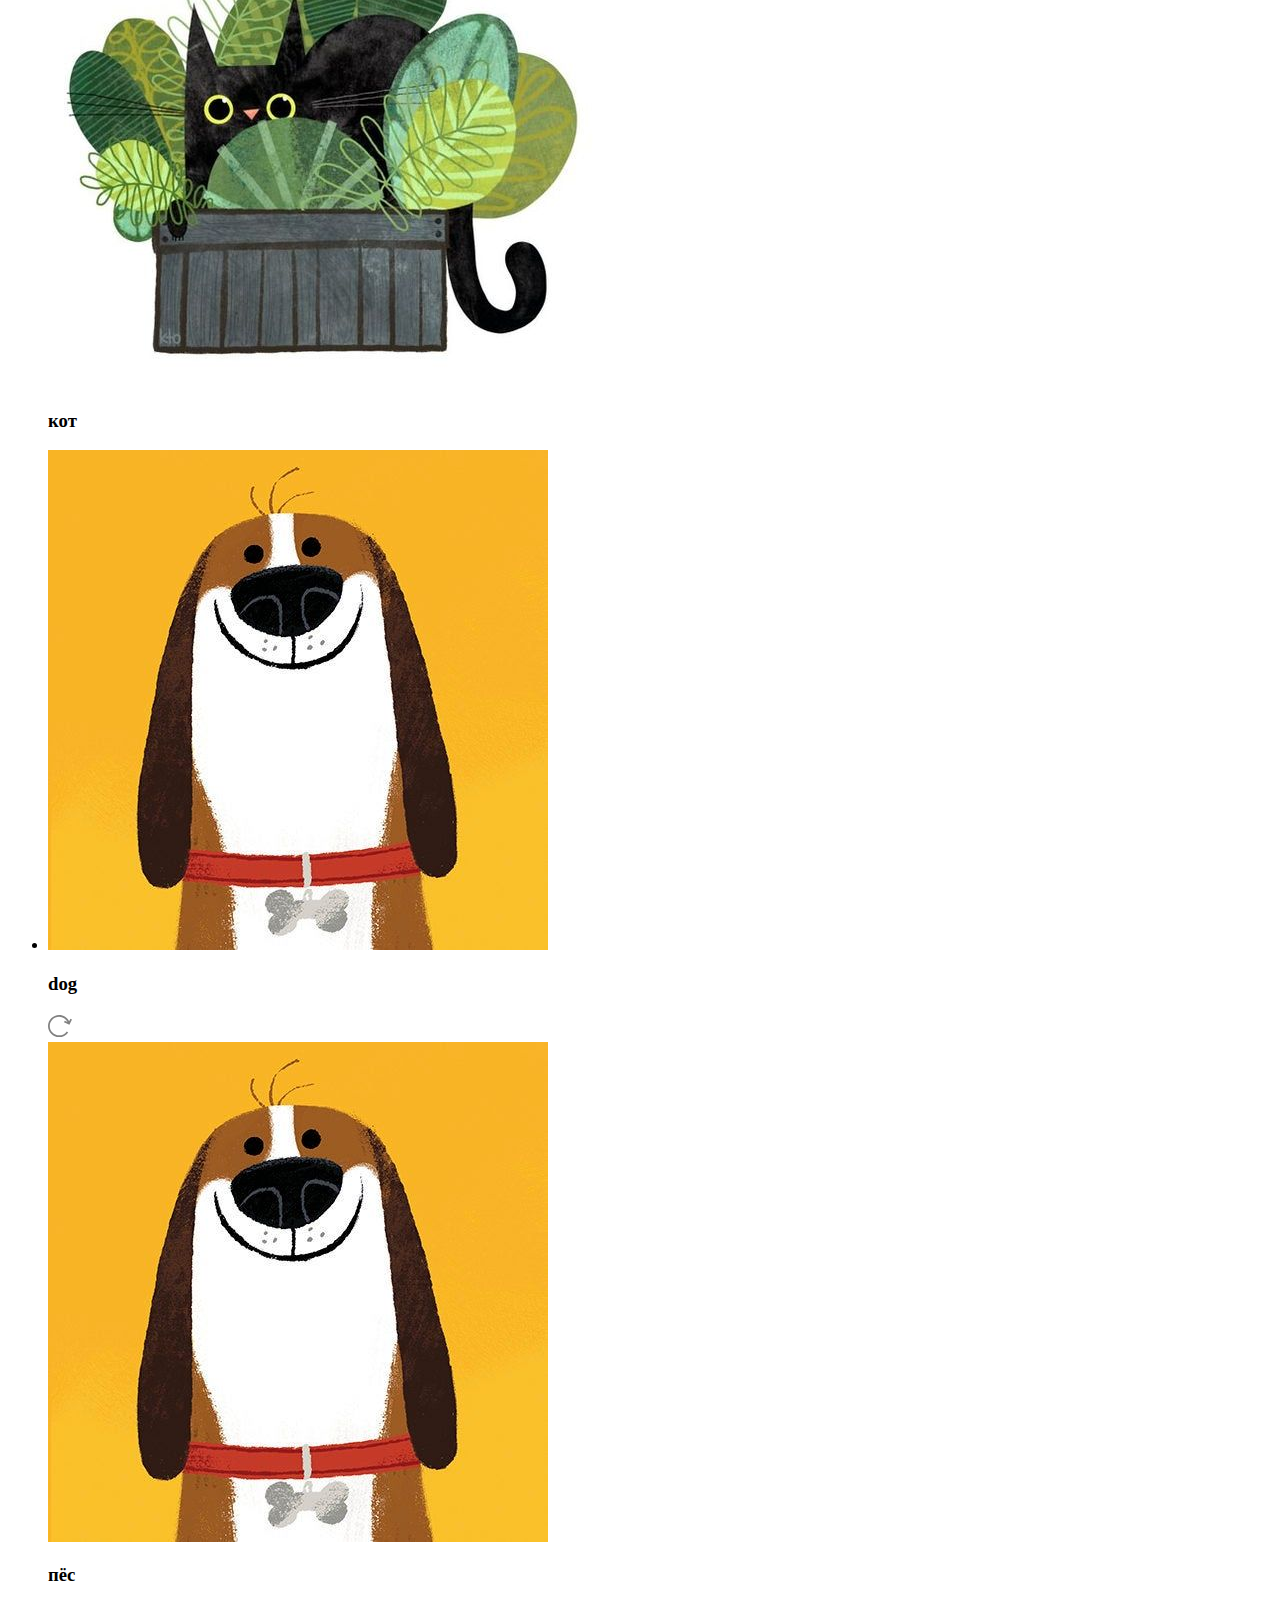
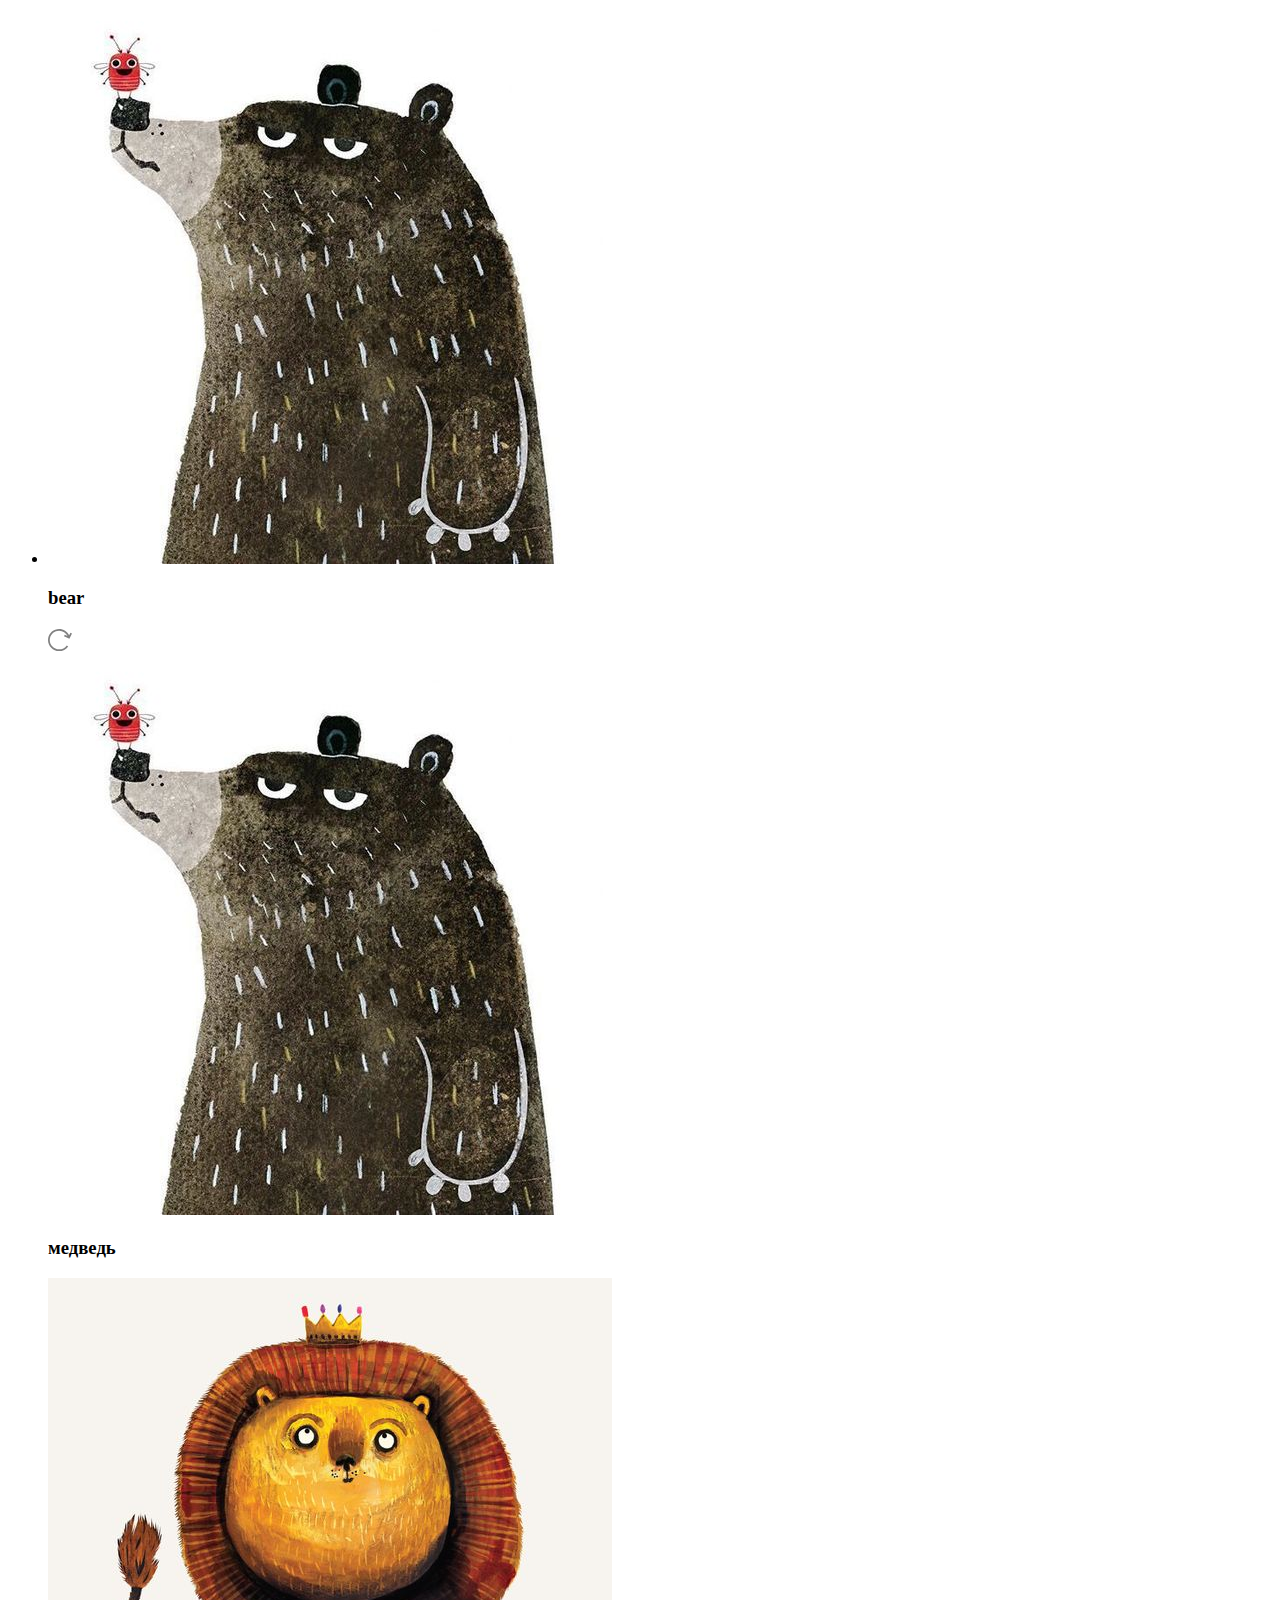
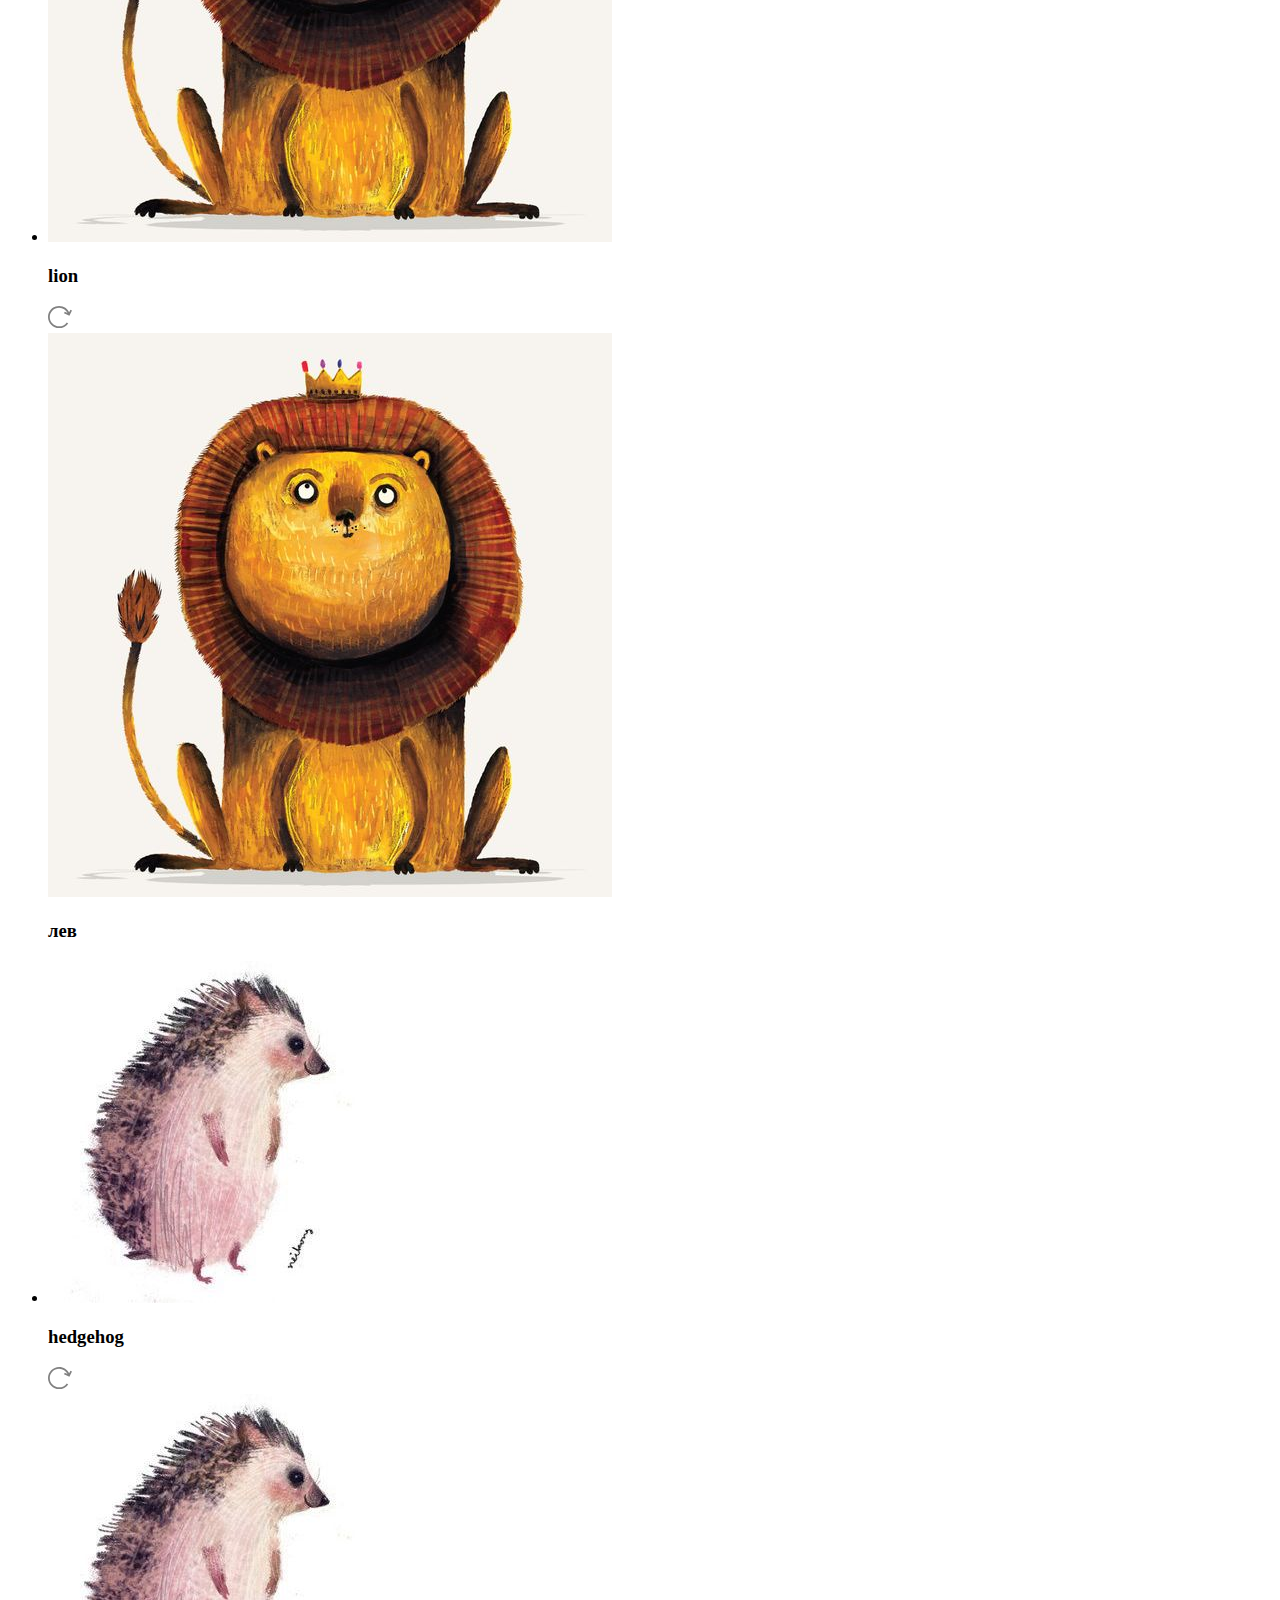
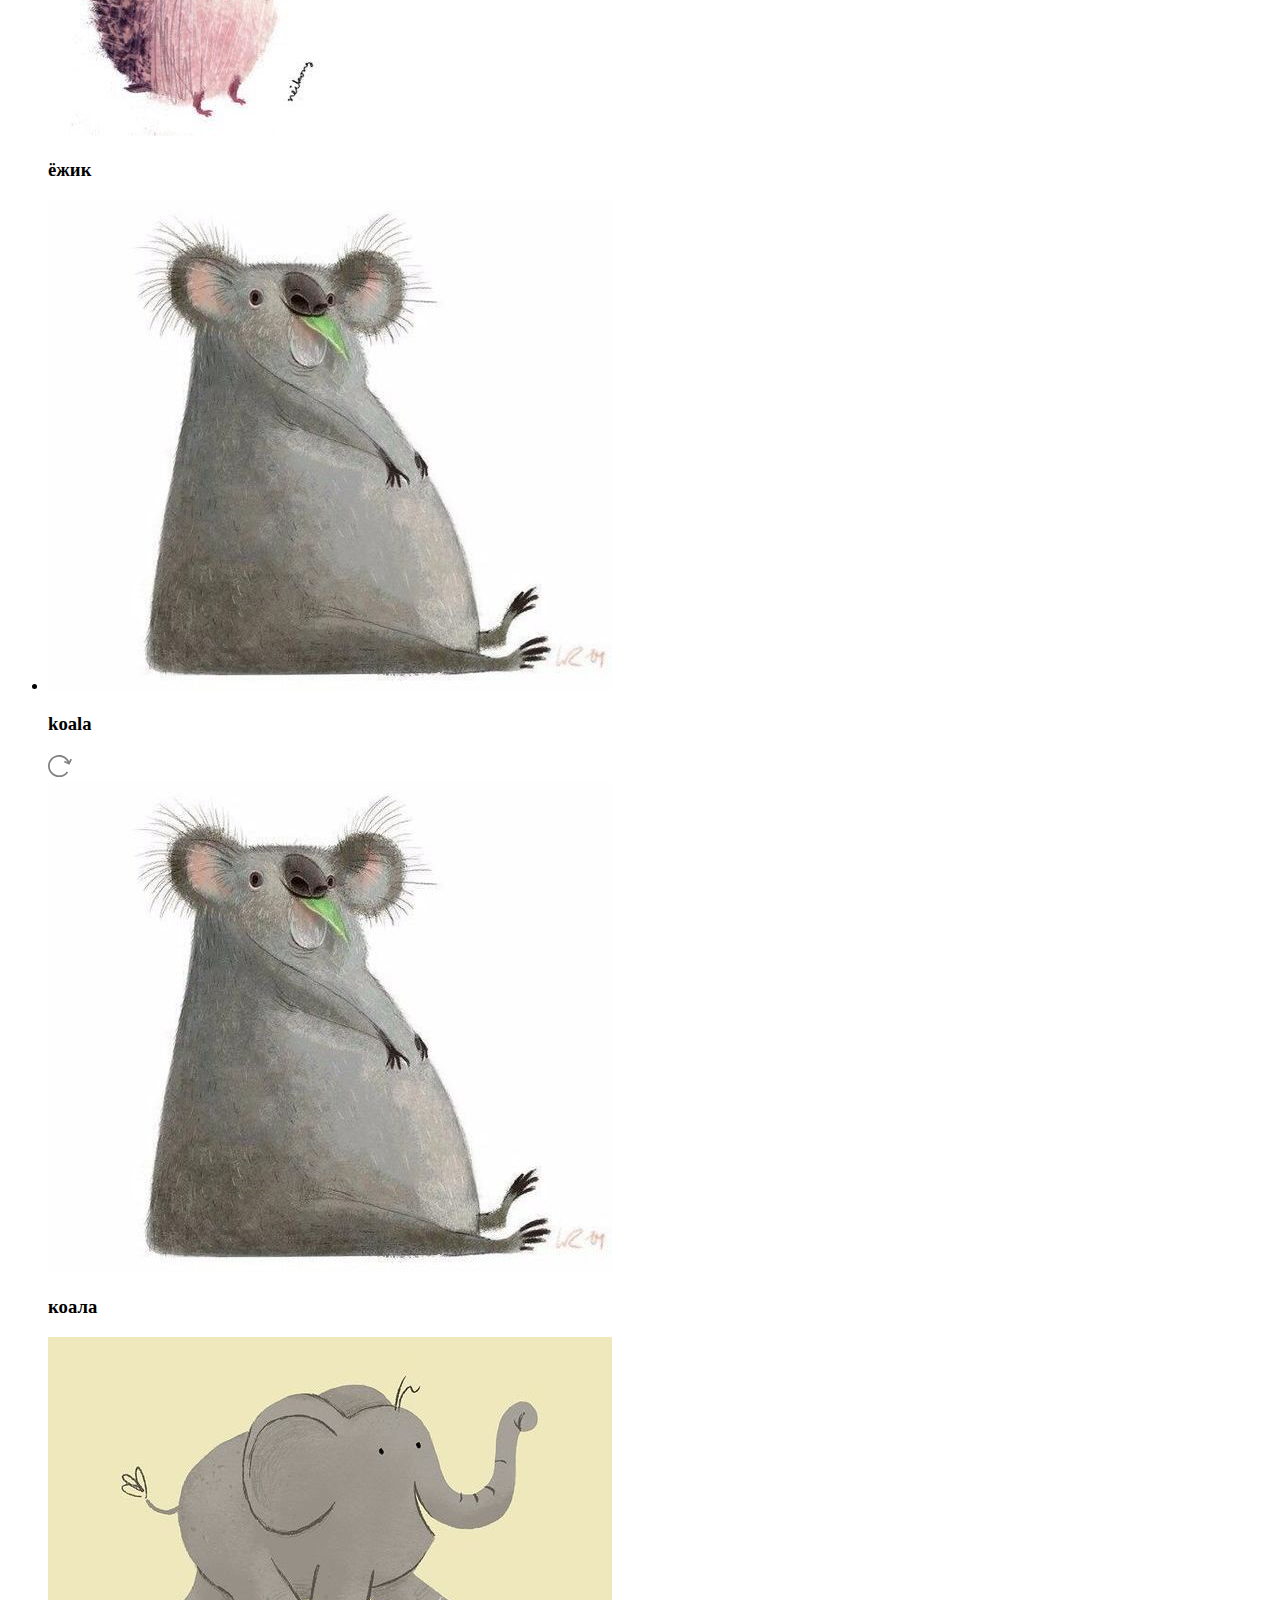
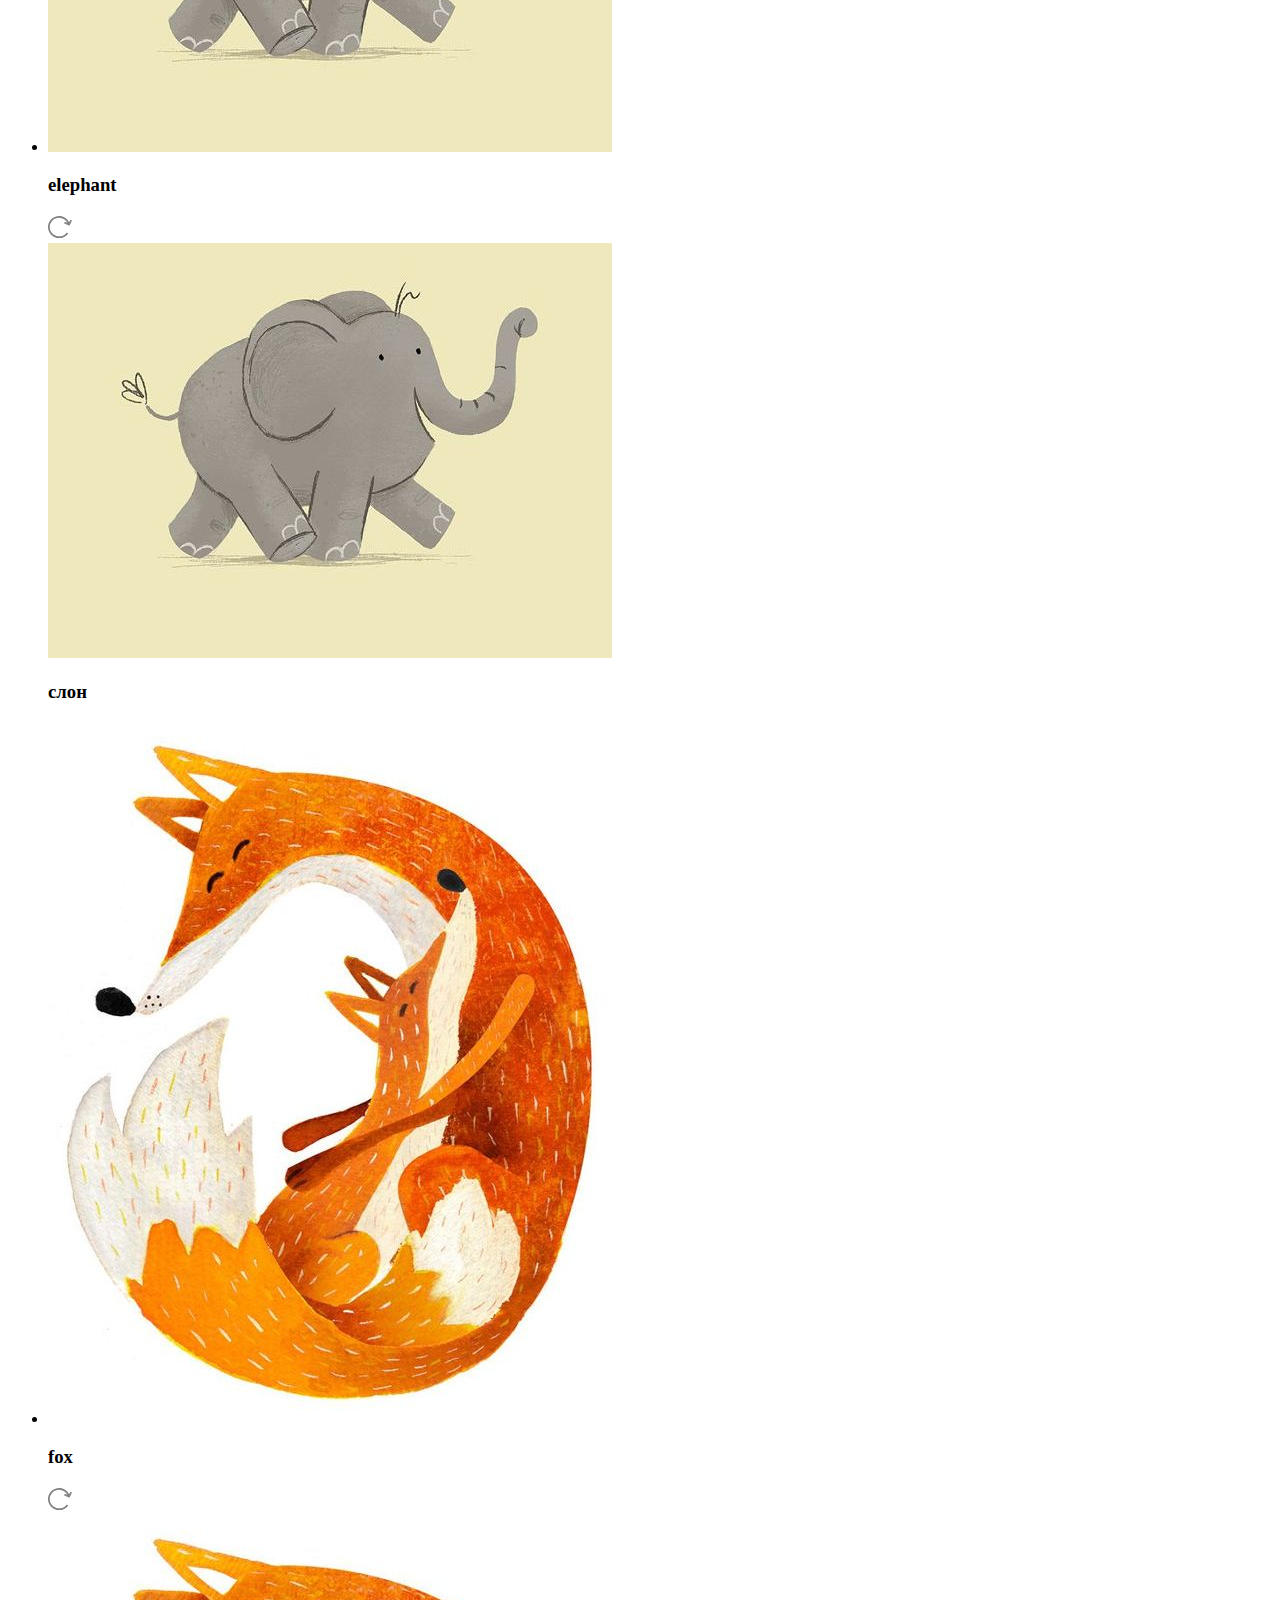
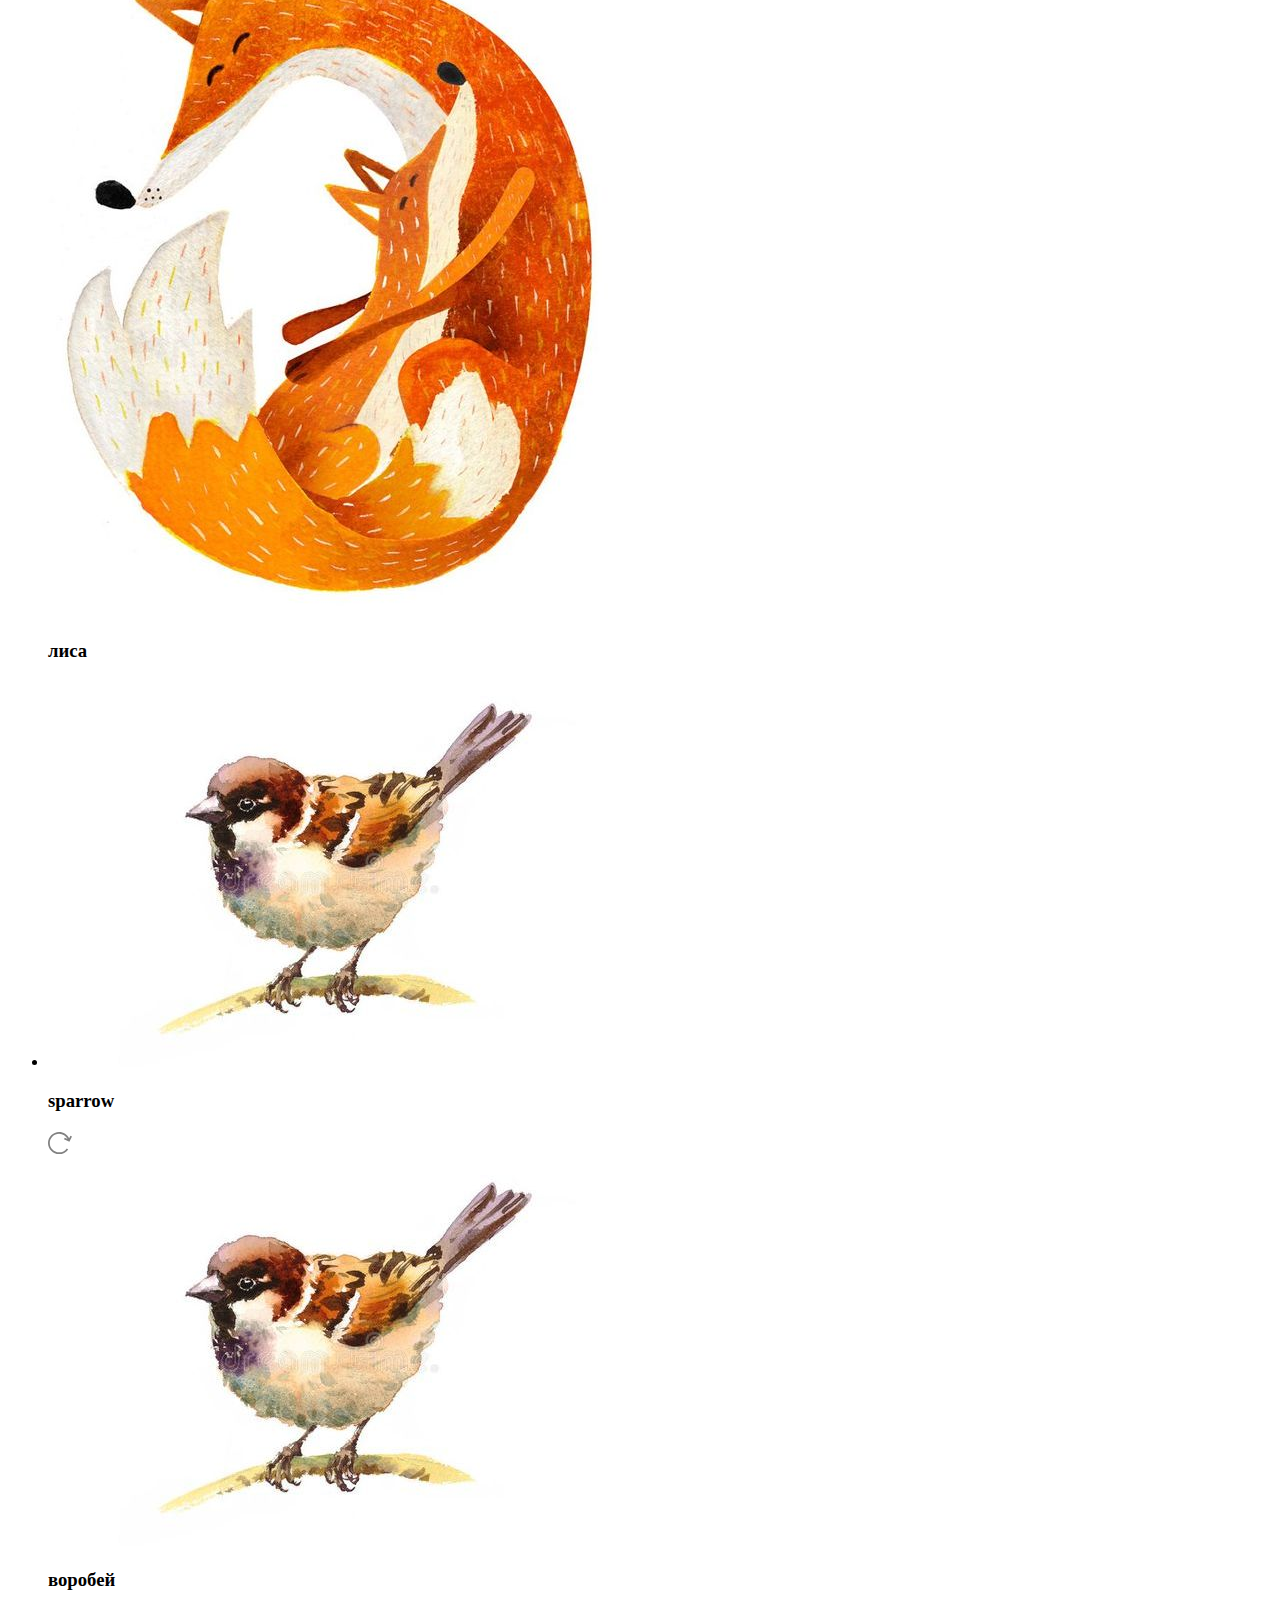
<file: english-for-kids/src/index.html>
<!DOCTYPE html>
<html lang="en">
<head>
    <meta charset="UTF-8">
    <meta name="viewport" content="width=device-width, initial-scale=1">
    <title>English for Kids</title>
    <link rel="icon" type="image/png" href="img/favicon.png">
    <link rel="preconnect" href="https://fonts.gstatic.com">
    <link href="https://fonts.googleapis.com/css2?family=Montserrat:wght@300;400;600&family=Pacifico&display=swap"
          rel="stylesheet">
</head>
<body class="body">
<div class="content">
    <header class="header">
        <div class="header__wrap">
            <nav class="main-menu">
                <div class="main-menu__burger">
                    <span></span>
                    <span></span>
                    <span></span>
                    <span></span>
                </div>
                <ul class="main-menu__list visually-hidden">
                    <li class="main-menu__item"><a href="#" class="main-menu__link">Main page</a></li>
                    <li class="main-menu__item"><a href="#animals" class="main-menu__link">Animals</a></li>
                    <li class="main-menu__item"><a href="#birds" class="main-menu__link">Birds</a></li>
                    <li class="main-menu__item"><a href="#fishes" class="main-menu__link">Fishes</a></li>
                    <li class="main-menu__item"><a href="#plants" class="main-menu__link">Plants</a></li>
                    <li class="main-menu__item"><a href="#colors" class="main-menu__link">Colors</a></li>
                    <li class="main-menu__item"><a href="#food" class="main-menu__link">Food</a></li>
                    <li class="main-menu__item"><a href="#people" class="main-menu__link">People</a></li>
                    <li class="main-menu__item"><a href="#places" class="main-menu__link">Places</a></li>
                </ul>
            </nav>
            <label class="switch">
                <input class="switch__checkbox" type="checkbox">
                <span class="switch__slider switch__slider_round"></span>
                <span class="switch__status switch__status_train">train</span>
            </label>
        </div>
    </header>
    <main class="main">
        <h1 class="main-title"><a href="#" class="main-title__link">English for Kids</a></h1>
        <div class="stars "></div>
        <div class="result visually-hidden">
            <div class="result__wrap">
                <h2 class="result__title"></h2>
                <div class="result__frame"></div>
            </div>
        </div>
        <ul class="topics">
            <li class="topics__item">
                <a href="#animals" class="topics__link">
                <span class="topics__frame">
                    <img src="img/animals.jpg" alt="animals" class="topics__img">
                </span>
                    <span class="topics__desc">
                    <h2 class="topics__title">Animals</h2>
                    <span class="topics__amount">8 cards</span>
                    <span class="topics__status"></span>
                </span>
                </a>
            </li>
            <li class="topics__item">
                <a href="#birds" class="topics__link">
                <span class="topics__frame">
                    <img src="img/birds.jpg" alt="birds" class="topics__img">
                </span>
                    <span class="topics__desc">
                    <h2 class="topics__title">Birds</h2>
                    <span class="topics__amount">8 cards</span>
                    <span class="topics__status"></span>
                </span>
                </a>
            </li>
            <li class="topics__item">
                <a href="#fishes" class="topics__link">
                <span class="topics__frame">
                    <img src="img/fishes.jpg" alt="fishes" class="topics__img">
                </span>
                    <span class="topics__desc">
                    <h2 class="topics__title">Fishes</h2>
                    <span class="topics__amount">8 cards</span>
                    <span class="topics__status"></span>
                </span>
                </a>
            </li>
            <li class="topics__item">
                <a href="#plants" class="topics__link">
                <span class="topics__frame">
                    <img src="img/plants.jpg" alt="plants" class="topics__img">
                </span>
                    <span class="topics__desc">
                    <h2 class="topics__title">Plants</h2>
                    <span class="topics__amount">8 cards</span>
                    <span class="topics__status"></span>
                </span>
                </a>
            </li>
            <li class="topics__item">
                <a href="#colors" class="topics__link">
                <span class="topics__frame">
                    <img src="img/colors.jpg" alt="colors" class="topics__img">
                </span>
                    <span class="topics__desc">
                    <h2 class="topics__title">Colors</h2>
                    <span class="topics__amount">8 cards</span>
                    <span class="topics__status"></span>
                </span>
                </a>
            </li>
            <li class="topics__item">
                <a href="#food" class="topics__link">
                <span class="topics__frame">
                    <img src="img/food.jpg" alt="ащщв" class="topics__img">
                </span>
                    <span class="topics__desc">
                    <h2 class="topics__title">Food</h2>
                    <span class="topics__amount">8 cards</span>
                    <span class="topics__status"></span>
                </span>
                </a>
            </li>
            <li class="topics__item">
                <a href="#people" class="topics__link">
                <span class="topics__frame">
                    <img src="img/people.jpg" alt="people" class="topics__img">
                </span>
                    <span class="topics__desc">
                    <h2 class="topics__title">People</h2>
                    <span class="topics__amount">8 cards</span>
                    <span class="topics__status"></span>
                </span>
                </a>
            </li>
            <li class="topics__item">
                <a href="#places" class="topics__link">
                <span class="topics__frame">
                    <img src="img/places.jpg" alt="places" class="topics__img">
                </span>
                    <span class="topics__desc">
                    <h2 class="topics__title">Places</h2>
                    <span class="topics__amount">8 cards</span>
                    <span class="topics__status"></span>
                </span>
                </a>
            </li>
        </ul>
        <ul class="cards cards_animals visually-hidden">
            <li class="card" data-word="cat">
                <div class="card__front">
                    <div class="card__frame">
                        <img src="img/animals/cat.jpg" alt="animals" class="card__img">
                    </div>
                    <h3 class="card__title">cat</h3>
                    <div class="card__rotate">
                        <svg class="card__svg-rotate" version="1.1" id="Capa_1" xmlns="http://www.w3.org/2000/svg"
                             xmlns:xlink="http://www.w3.org/1999/xlink" x="0px" y="0px"
                             width="24px" height="24px" viewBox="0 0 80.429 80.428"
                             style="enable-background:new 0 0 80.429 80.428;"
                             xml:space="preserve">
                    <g>
                        <path fill="#818181" d="M37.242,2.971c14.689,0,27.651,8.476,33.688,21.325l4.201-8.719l5.298,2.552l-8.721,18.102L53.605,27.51l2.553-5.298
                            l9.43,4.542C60.494,15.964,49.594,8.853,37.242,8.853C19.95,8.853,5.88,22.921,5.88,40.214s14.07,31.362,31.362,31.362
                            c10.183,0,19.769-4.975,25.647-13.307l4.805,3.391c-6.979,9.892-18.361,15.797-30.452,15.797C16.707,77.458,0,60.75,0,40.214
                            S16.707,2.971,37.242,2.971z"/>
                    </g>
                    </svg>
                    </div>
                </div>
                <div class="card__back">
                    <div class="card__frame">
                        <img src="img/animals/cat.jpg" alt="animals" class="card__img">
                    </div>
                    <h3 class="card__title">кот</h3>
                </div>
            </li>
            <li class="card" data-word="dog">
                <div class="card__front">
                    <div class="card__frame">
                        <img src="img/animals/dog.jpg" alt="animals" class="card__img">
                    </div>
                    <h3 class="card__title">dog</h3>
                    <div class="card__rotate">
                    <svg class="card__svg-rotate" version="1.1" id="Capa_1" xmlns="http://www.w3.org/2000/svg"
                         xmlns:xlink="http://www.w3.org/1999/xlink" x="0px" y="0px"
                         width="24px" height="24px" viewBox="0 0 80.429 80.428"
                         style="enable-background:new 0 0 80.429 80.428;"
                         xml:space="preserve">
                    <g>
                        <path fill="#818181" d="M37.242,2.971c14.689,0,27.651,8.476,33.688,21.325l4.201-8.719l5.298,2.552l-8.721,18.102L53.605,27.51l2.553-5.298
                            l9.43,4.542C60.494,15.964,49.594,8.853,37.242,8.853C19.95,8.853,5.88,22.921,5.88,40.214s14.07,31.362,31.362,31.362
                            c10.183,0,19.769-4.975,25.647-13.307l4.805,3.391c-6.979,9.892-18.361,15.797-30.452,15.797C16.707,77.458,0,60.75,0,40.214
                            S16.707,2.971,37.242,2.971z"/>
                    </g>
                    </svg>
                </div>
                </div>
                <div class="card__back">
                    <div class="card__frame">
                        <img src="img/animals/dog.jpg" alt="animals" class="card__img">
                    </div>
                    <h3 class="card__title">пёс</h3>
                </div>

            </li>
            <li class="card" data-word="bear">
                <div class="card__front">
                    <div class="card__frame">
                        <img src="img/animals/bear.jpg" alt="animals" class="card__img">
                    </div>
                    <h3 class="card__title">bear</h3>
                    <div class="card__rotate">
                    <svg class="card__svg-rotate" version="1.1" id="Capa_1" xmlns="http://www.w3.org/2000/svg"
                         xmlns:xlink="http://www.w3.org/1999/xlink" x="0px" y="0px"
                         width="24px" height="24px" viewBox="0 0 80.429 80.428"
                         style="enable-background:new 0 0 80.429 80.428;"
                         xml:space="preserve">
                    <g>
                        <path fill="#818181" d="M37.242,2.971c14.689,0,27.651,8.476,33.688,21.325l4.201-8.719l5.298,2.552l-8.721,18.102L53.605,27.51l2.553-5.298
                            l9.43,4.542C60.494,15.964,49.594,8.853,37.242,8.853C19.95,8.853,5.88,22.921,5.88,40.214s14.07,31.362,31.362,31.362
                            c10.183,0,19.769-4.975,25.647-13.307l4.805,3.391c-6.979,9.892-18.361,15.797-30.452,15.797C16.707,77.458,0,60.75,0,40.214
                            S16.707,2.971,37.242,2.971z"/>
                    </g>
                    </svg>
                </div>
                </div>
                <div class="card__back">
                    <div class="card__frame">
                        <img src="img/animals/bear.jpg" alt="animals" class="card__img">
                    </div>
                    <h3 class="card__title">медведь</h3>
                </div>

            </li>
            <li class="card" data-word="lion">
                <div class="card__front">
                    <div class="card__frame">
                        <img src="img/animals/lion.jpg" alt="animals" class="card__img">
                    </div>
                    <h3 class="card__title">lion</h3>
                    <div class="card__rotate">
                    <svg class="card__svg-rotate" version="1.1" id="Capa_1" xmlns="http://www.w3.org/2000/svg"
                         xmlns:xlink="http://www.w3.org/1999/xlink" x="0px" y="0px"
                         width="24px" height="24px" viewBox="0 0 80.429 80.428"
                         style="enable-background:new 0 0 80.429 80.428;"
                         xml:space="preserve">
                    <g>
                        <path fill="#818181" d="M37.242,2.971c14.689,0,27.651,8.476,33.688,21.325l4.201-8.719l5.298,2.552l-8.721,18.102L53.605,27.51l2.553-5.298
                            l9.43,4.542C60.494,15.964,49.594,8.853,37.242,8.853C19.95,8.853,5.88,22.921,5.88,40.214s14.07,31.362,31.362,31.362
                            c10.183,0,19.769-4.975,25.647-13.307l4.805,3.391c-6.979,9.892-18.361,15.797-30.452,15.797C16.707,77.458,0,60.75,0,40.214
                            S16.707,2.971,37.242,2.971z"/>
                    </g>
                    </svg>
                </div>
                </div>
                <div class="card__back">
                    <div class="card__frame">
                        <img src="img/animals/lion.jpg" alt="animals" class="card__img">
                    </div>
                    <h3 class="card__title">лев</h3>
                </div>

            </li>
            <li class="card" data-word="hedgehog">
                <div class="card__front" >
                    <div class="card__frame">
                        <img src="img/animals/hedgehog.jpg" alt="animals" class="card__img">
                    </div>
                    <h3 class="card__title">hedgehog</h3>
                    <div class="card__rotate">
                    <svg class="card__svg-rotate" version="1.1" id="Capa_1" xmlns="http://www.w3.org/2000/svg"
                         xmlns:xlink="http://www.w3.org/1999/xlink" x="0px" y="0px"
                         width="24px" height="24px" viewBox="0 0 80.429 80.428"
                         style="enable-background:new 0 0 80.429 80.428;"
                         xml:space="preserve">
                    <g>
                        <path fill="#818181" d="M37.242,2.971c14.689,0,27.651,8.476,33.688,21.325l4.201-8.719l5.298,2.552l-8.721,18.102L53.605,27.51l2.553-5.298
                            l9.43,4.542C60.494,15.964,49.594,8.853,37.242,8.853C19.95,8.853,5.88,22.921,5.88,40.214s14.07,31.362,31.362,31.362
                            c10.183,0,19.769-4.975,25.647-13.307l4.805,3.391c-6.979,9.892-18.361,15.797-30.452,15.797C16.707,77.458,0,60.75,0,40.214
                            S16.707,2.971,37.242,2.971z"/>
                    </g>
                    </svg>
                </div>
                </div>
                <div class="card__back">
                    <div class="card__frame">
                        <img src="img/animals/hedgehog.jpg" alt="animals" class="card__img">
                    </div>
                    <h3 class="card__title">ёжик</h3>
                </div>

            </li>
            <li class="card" data-word="koala">
                <div class="card__front">
                    <div class="card__frame">
                        <img src="img/animals/koala.jpg" alt="animals" class="card__img">
                    </div>
                    <h3 class="card__title">koala</h3>
                    <div class="card__rotate">
                    <svg class="card__svg-rotate" version="1.1" id="Capa_1" xmlns="http://www.w3.org/2000/svg"
                         xmlns:xlink="http://www.w3.org/1999/xlink" x="0px" y="0px"
                         width="24px" height="24px" viewBox="0 0 80.429 80.428"
                         style="enable-background:new 0 0 80.429 80.428;"
                         xml:space="preserve">
                    <g>
                        <path fill="#818181" d="M37.242,2.971c14.689,0,27.651,8.476,33.688,21.325l4.201-8.719l5.298,2.552l-8.721,18.102L53.605,27.51l2.553-5.298
                            l9.43,4.542C60.494,15.964,49.594,8.853,37.242,8.853C19.95,8.853,5.88,22.921,5.88,40.214s14.07,31.362,31.362,31.362
                            c10.183,0,19.769-4.975,25.647-13.307l4.805,3.391c-6.979,9.892-18.361,15.797-30.452,15.797C16.707,77.458,0,60.75,0,40.214
                            S16.707,2.971,37.242,2.971z"/>
                    </g>
                    </svg>
                </div>
                </div>
                <div class="card__back">
                    <div class="card__frame">
                        <img src="img/animals/koala.jpg" alt="animals" class="card__img">
                    </div>
                    <h3 class="card__title">коала</h3>
                </div>

            </li>
            <li class="card" data-word="elephant">
                <div class="card__front">
                    <div class="card__frame">
                        <img src="img/animals/elephant.jpg" alt="animals" class="card__img">
                    </div>
                    <h3 class="card__title">elephant</h3>
                    <div class="card__rotate">
                    <svg class="card__svg-rotate" version="1.1" id="Capa_1" xmlns="http://www.w3.org/2000/svg"
                         xmlns:xlink="http://www.w3.org/1999/xlink" x="0px" y="0px"
                         width="24px" height="24px" viewBox="0 0 80.429 80.428"
                         style="enable-background:new 0 0 80.429 80.428;"
                         xml:space="preserve">
                    <g>
                        <path fill="#818181" d="M37.242,2.971c14.689,0,27.651,8.476,33.688,21.325l4.201-8.719l5.298,2.552l-8.721,18.102L53.605,27.51l2.553-5.298
                            l9.43,4.542C60.494,15.964,49.594,8.853,37.242,8.853C19.95,8.853,5.88,22.921,5.88,40.214s14.07,31.362,31.362,31.362
                            c10.183,0,19.769-4.975,25.647-13.307l4.805,3.391c-6.979,9.892-18.361,15.797-30.452,15.797C16.707,77.458,0,60.75,0,40.214
                            S16.707,2.971,37.242,2.971z"/>
                    </g>
                    </svg>
                </div>
                </div>
                <div class="card__back">
                    <div class="card__frame">
                        <img src="img/animals/elephant.jpg" alt="animals" class="card__img">
                    </div>
                    <h3 class="card__title">слон</h3>
                </div>

            </li>
            <li class="card" data-word="fox">
                <div class="card__front">
                    <div class="card__frame">
                        <img src="img/animals/fox.jpg" alt="animals" class="card__img">
                    </div>
                    <h3 class="card__title">fox</h3>
                    <div class="card__rotate">
                    <svg class="card__svg-rotate" version="1.1" id="Capa_1" xmlns="http://www.w3.org/2000/svg"
                         xmlns:xlink="http://www.w3.org/1999/xlink" x="0px" y="0px"
                         width="24px" height="24px" viewBox="0 0 80.429 80.428"
                         style="enable-background:new 0 0 80.429 80.428;"
                         xml:space="preserve">
                    <g>
                        <path fill="#818181" d="M37.242,2.971c14.689,0,27.651,8.476,33.688,21.325l4.201-8.719l5.298,2.552l-8.721,18.102L53.605,27.51l2.553-5.298
                            l9.43,4.542C60.494,15.964,49.594,8.853,37.242,8.853C19.95,8.853,5.88,22.921,5.88,40.214s14.07,31.362,31.362,31.362
                            c10.183,0,19.769-4.975,25.647-13.307l4.805,3.391c-6.979,9.892-18.361,15.797-30.452,15.797C16.707,77.458,0,60.75,0,40.214
                            S16.707,2.971,37.242,2.971z"/>
                    </g>
                    </svg>
                </div>
                </div>
                <div class="card__back">
                    <div class="card__frame">
                        <img src="img/animals/fox.jpg" alt="animals" class="card__img">
                    </div>
                    <h3 class="card__title">лиса</h3>
                </div>

            </li>
        </ul>
        <ul class="cards cards_birds visually-hidden">
            <li class="card" data-word="sparrow">
                <div class="card__front">
                    <div class="card__frame">
                        <img src="img/birds/sparrow.jpg" alt="bird" class="card__img">
                    </div>
                    <h3 class="card__title">sparrow</h3>
                    <div class="card__rotate">
                    <svg class="card__svg-rotate" version="1.1" id="Capa_1" xmlns="http://www.w3.org/2000/svg"
                         xmlns:xlink="http://www.w3.org/1999/xlink" x="0px" y="0px"
                         width="24px" height="24px" viewBox="0 0 80.429 80.428"
                         style="enable-background:new 0 0 80.429 80.428;"
                         xml:space="preserve">
                    <g>
                        <path fill="#818181" d="M37.242,2.971c14.689,0,27.651,8.476,33.688,21.325l4.201-8.719l5.298,2.552l-8.721,18.102L53.605,27.51l2.553-5.298
                            l9.43,4.542C60.494,15.964,49.594,8.853,37.242,8.853C19.95,8.853,5.88,22.921,5.88,40.214s14.07,31.362,31.362,31.362
                            c10.183,0,19.769-4.975,25.647-13.307l4.805,3.391c-6.979,9.892-18.361,15.797-30.452,15.797C16.707,77.458,0,60.75,0,40.214
                            S16.707,2.971,37.242,2.971z"/>
                    </g>
                    </svg>
                </div>
                </div>
                <div class="card__back">
                    <div class="card__frame">
                        <img src="img/birds/sparrow.jpg" alt="bird" class="card__img">
                    </div>
                    <h3 class="card__title">воробей</h3>
                </div>

            </li>
            <li class="card" data-word="bullfinch">
                <div class="card__front">
                    <div class="card__frame">
                        <img src="img/birds/bullfinch.jpg" alt="bird" class="card__img">
                    </div>
                    <h3 class="card__title">bullfinch</h3>
                    <div class="card__rotate">
                    <svg class="card__svg-rotate" version="1.1" id="Capa_1" xmlns="http://www.w3.org/2000/svg"
                         xmlns:xlink="http://www.w3.org/1999/xlink" x="0px" y="0px"
                         width="24px" height="24px" viewBox="0 0 80.429 80.428"
                         style="enable-background:new 0 0 80.429 80.428;"
                         xml:space="preserve">
                    <g>
                        <path fill="#818181" d="M37.242,2.971c14.689,0,27.651,8.476,33.688,21.325l4.201-8.719l5.298,2.552l-8.721,18.102L53.605,27.51l2.553-5.298
                            l9.43,4.542C60.494,15.964,49.594,8.853,37.242,8.853C19.95,8.853,5.88,22.921,5.88,40.214s14.07,31.362,31.362,31.362
                            c10.183,0,19.769-4.975,25.647-13.307l4.805,3.391c-6.979,9.892-18.361,15.797-30.452,15.797C16.707,77.458,0,60.75,0,40.214
                            S16.707,2.971,37.242,2.971z"/>
                    </g>
                    </svg>
                </div>
                </div>
                <div class="card__back">
                    <div class="card__frame">
                        <img src="img/birds/bullfinch.jpg" alt="bird" class="card__img">
                    </div>
                    <h3 class="card__title">снегирь</h3>
                </div>

            </li>
            <li class="card" data-word="chicken">
                <div class="card__front">
                    <div class="card__frame">
                        <img src="img/birds/chicken.jpg" alt="bird" class="card__img">
                    </div>
                    <h3 class="card__title">chicken</h3>
                    <div class="card__rotate">
                    <svg class="card__svg-rotate" version="1.1" id="Capa_1" xmlns="http://www.w3.org/2000/svg"
                         xmlns:xlink="http://www.w3.org/1999/xlink" x="0px" y="0px"
                         width="24px" height="24px" viewBox="0 0 80.429 80.428"
                         style="enable-background:new 0 0 80.429 80.428;"
                         xml:space="preserve">
                    <g>
                        <path fill="#818181" d="M37.242,2.971c14.689,0,27.651,8.476,33.688,21.325l4.201-8.719l5.298,2.552l-8.721,18.102L53.605,27.51l2.553-5.298
                            l9.43,4.542C60.494,15.964,49.594,8.853,37.242,8.853C19.95,8.853,5.88,22.921,5.88,40.214s14.07,31.362,31.362,31.362
                            c10.183,0,19.769-4.975,25.647-13.307l4.805,3.391c-6.979,9.892-18.361,15.797-30.452,15.797C16.707,77.458,0,60.75,0,40.214
                            S16.707,2.971,37.242,2.971z"/>
                    </g>
                    </svg>
                </div>
                </div>
                <div class="card__back">
                    <div class="card__frame">
                        <img src="img/birds/chicken.jpg" alt="bird" class="card__img">
                    </div>
                    <h3 class="card__title">цыплёнок</h3>
                </div>

            </li>
            <li class="card" data-word="crow">
                <div class="card__front">
                    <div class="card__frame">
                        <img src="img/birds/crow.jpg" alt="bird" class="card__img">
                    </div>
                    <h3 class="card__title">crow</h3>
                    <div class="card__rotate">
                    <svg class="card__svg-rotate" version="1.1" id="Capa_1" xmlns="http://www.w3.org/2000/svg"
                         xmlns:xlink="http://www.w3.org/1999/xlink" x="0px" y="0px"
                         width="24px" height="24px" viewBox="0 0 80.429 80.428"
                         style="enable-background:new 0 0 80.429 80.428;"
                         xml:space="preserve">
                    <g>
                        <path fill="#818181" d="M37.242,2.971c14.689,0,27.651,8.476,33.688,21.325l4.201-8.719l5.298,2.552l-8.721,18.102L53.605,27.51l2.553-5.298
                            l9.43,4.542C60.494,15.964,49.594,8.853,37.242,8.853C19.95,8.853,5.88,22.921,5.88,40.214s14.07,31.362,31.362,31.362
                            c10.183,0,19.769-4.975,25.647-13.307l4.805,3.391c-6.979,9.892-18.361,15.797-30.452,15.797C16.707,77.458,0,60.75,0,40.214
                            S16.707,2.971,37.242,2.971z"/>
                    </g>
                    </svg>
                </div>
                </div>
                <div class="card__back">
                    <div class="card__frame">
                        <img src="img/birds/crow.jpg" alt="bird" class="card__img">
                    </div>
                    <h3 class="card__title">ворона</h3>
                </div>

            </li>
            <li class="card" data-word="duck">
                <div class="card__front">
                    <div class="card__frame">
                        <img src="img/birds/duck.jpg" alt="bird" class="card__img">
                    </div>
                    <h3 class="card__title">duck</h3>
                    <div class="card__rotate">
                    <svg class="card__svg-rotate" version="1.1" id="Capa_1" xmlns="http://www.w3.org/2000/svg"
                         xmlns:xlink="http://www.w3.org/1999/xlink" x="0px" y="0px"
                         width="24px" height="24px" viewBox="0 0 80.429 80.428"
                         style="enable-background:new 0 0 80.429 80.428;"
                         xml:space="preserve">
                    <g>
                        <path fill="#818181" d="M37.242,2.971c14.689,0,27.651,8.476,33.688,21.325l4.201-8.719l5.298,2.552l-8.721,18.102L53.605,27.51l2.553-5.298
                            l9.43,4.542C60.494,15.964,49.594,8.853,37.242,8.853C19.95,8.853,5.88,22.921,5.88,40.214s14.07,31.362,31.362,31.362
                            c10.183,0,19.769-4.975,25.647-13.307l4.805,3.391c-6.979,9.892-18.361,15.797-30.452,15.797C16.707,77.458,0,60.75,0,40.214
                            S16.707,2.971,37.242,2.971z"/>
                    </g>
                    </svg>
                </div>
                </div>
                <div class="card__back">
                    <div class="card__frame">
                        <img src="img/birds/duck.jpg" alt="bird" class="card__img">
                    </div>
                    <h3 class="card__title">утка</h3>
                </div>

            </li>
            <li class="card" data-word="owl">
                <div class="card__front">
                    <div class="card__frame">
                        <img src="img/birds/owl.jpg" alt="bird" class="card__img">
                    </div>
                    <h3 class="card__title">owl</h3>
                    <div class="card__rotate">
                    <svg class="card__svg-rotate" version="1.1" id="Capa_1" xmlns="http://www.w3.org/2000/svg"
                         xmlns:xlink="http://www.w3.org/1999/xlink" x="0px" y="0px"
                         width="24px" height="24px" viewBox="0 0 80.429 80.428"
                         style="enable-background:new 0 0 80.429 80.428;"
                         xml:space="preserve">
                    <g>
                        <path fill="#818181" d="M37.242,2.971c14.689,0,27.651,8.476,33.688,21.325l4.201-8.719l5.298,2.552l-8.721,18.102L53.605,27.51l2.553-5.298
                            l9.43,4.542C60.494,15.964,49.594,8.853,37.242,8.853C19.95,8.853,5.88,22.921,5.88,40.214s14.07,31.362,31.362,31.362
                            c10.183,0,19.769-4.975,25.647-13.307l4.805,3.391c-6.979,9.892-18.361,15.797-30.452,15.797C16.707,77.458,0,60.75,0,40.214
                            S16.707,2.971,37.242,2.971z"/>
                    </g>
                    </svg>
                </div>
                </div>
                <div class="card__back">
                    <div class="card__frame">
                        <img src="img/birds/owl.jpg" alt="bird" class="card__img">
                    </div>
                    <h3 class="card__title">сова</h3>
                </div>

            </li>
            <li class="card" data-word="parrot">
                <div class="card__front">
                    <div class="card__frame">
                        <img src="img/birds/parrot.jpg" alt="bird" class="card__img">
                    </div>
                    <h3 class="card__title">parrot</h3>
                    <div class="card__rotate">
                    <svg class="card__svg-rotate" version="1.1" id="Capa_1" xmlns="http://www.w3.org/2000/svg"
                         xmlns:xlink="http://www.w3.org/1999/xlink" x="0px" y="0px"
                         width="24px" height="24px" viewBox="0 0 80.429 80.428"
                         style="enable-background:new 0 0 80.429 80.428;"
                         xml:space="preserve">
                    <g>
                        <path fill="#818181" d="M37.242,2.971c14.689,0,27.651,8.476,33.688,21.325l4.201-8.719l5.298,2.552l-8.721,18.102L53.605,27.51l2.553-5.298
                            l9.43,4.542C60.494,15.964,49.594,8.853,37.242,8.853C19.95,8.853,5.88,22.921,5.88,40.214s14.07,31.362,31.362,31.362
                            c10.183,0,19.769-4.975,25.647-13.307l4.805,3.391c-6.979,9.892-18.361,15.797-30.452,15.797C16.707,77.458,0,60.75,0,40.214
                            S16.707,2.971,37.242,2.971z"/>
                    </g>
                    </svg>
                </div>
                </div>
                <div class="card__back">
                    <div class="card__frame">
                        <img src="img/birds/parrot.jpg" alt="bird" class="card__img">
                    </div>
                    <h3 class="card__title">попугай</h3>
                </div>

            </li>
            <li class="card" data-word="pigeon">
                <div class="card__front">
                    <div class="card__frame">
                        <img src="img/birds/pigeon.jpg" alt="bird" class="card__img">
                    </div>
                    <h3 class="card__title">pigeon</h3>
                    <div class="card__rotate">
                    <svg class="card__svg-rotate" version="1.1" id="Capa_1" xmlns="http://www.w3.org/2000/svg"
                         xmlns:xlink="http://www.w3.org/1999/xlink" x="0px" y="0px"
                         width="24px" height="24px" viewBox="0 0 80.429 80.428"
                         style="enable-background:new 0 0 80.429 80.428;"
                         xml:space="preserve">
                    <g>
                        <path fill="#818181" d="M37.242,2.971c14.689,0,27.651,8.476,33.688,21.325l4.201-8.719l5.298,2.552l-8.721,18.102L53.605,27.51l2.553-5.298
                            l9.43,4.542C60.494,15.964,49.594,8.853,37.242,8.853C19.95,8.853,5.88,22.921,5.88,40.214s14.07,31.362,31.362,31.362
                            c10.183,0,19.769-4.975,25.647-13.307l4.805,3.391c-6.979,9.892-18.361,15.797-30.452,15.797C16.707,77.458,0,60.75,0,40.214
                            S16.707,2.971,37.242,2.971z"/>
                    </g>
                    </svg>
                </div>
                </div>
                <div class="card__back">
                    <div class="card__frame">
                        <img src="img/birds/pigeon.jpg" alt="bird" class="card__img">
                    </div>
                    <h3 class="card__title">голубь</h3>
                </div>

            </li>
        </ul>
        <ul class="cards cards_fishes visually-hidden">
            <li class="card" data-word="carp">
                <div class="card__front">
                    <div class="card__frame">
                        <img src="img/fishes/carp.jpg" alt="carp" class="card__img">
                    </div>
                    <h3 class="card__title">carp</h3>
                    <div class="card__rotate">
                    <svg class="card__svg-rotate" version="1.1" id="Capa_1" xmlns="http://www.w3.org/2000/svg"
                         xmlns:xlink="http://www.w3.org/1999/xlink" x="0px" y="0px"
                         width="24px" height="24px" viewBox="0 0 80.429 80.428"
                         style="enable-background:new 0 0 80.429 80.428;"
                         xml:space="preserve">
                    <g>
                        <path fill="#818181" d="M37.242,2.971c14.689,0,27.651,8.476,33.688,21.325l4.201-8.719l5.298,2.552l-8.721,18.102L53.605,27.51l2.553-5.298
                            l9.43,4.542C60.494,15.964,49.594,8.853,37.242,8.853C19.95,8.853,5.88,22.921,5.88,40.214s14.07,31.362,31.362,31.362
                            c10.183,0,19.769-4.975,25.647-13.307l4.805,3.391c-6.979,9.892-18.361,15.797-30.452,15.797C16.707,77.458,0,60.75,0,40.214
                            S16.707,2.971,37.242,2.971z"/>
                    </g>
                    </svg>
                </div>
                </div>
                <div class="card__back">
                    <div class="card__frame">
                        <img src="img/fishes/carp.jpg" alt="carp" class="card__img">
                    </div>
                    <h3 class="card__title">карп</h3>
                </div>

            </li>
            <li class="card" data-word="goldfish">
                <div class="card__front">
                    <div class="card__frame">
                        <img src="img/fishes/goldfish.jpg" alt="goldfish" class="card__img">
                    </div>
                    <h3 class="card__title">goldfish</h3>
                    <div class="card__rotate">
                    <svg class="card__svg-rotate" version="1.1" id="Capa_1" xmlns="http://www.w3.org/2000/svg"
                         xmlns:xlink="http://www.w3.org/1999/xlink" x="0px" y="0px"
                         width="24px" height="24px" viewBox="0 0 80.429 80.428"
                         style="enable-background:new 0 0 80.429 80.428;"
                         xml:space="preserve">
                    <g>
                        <path fill="#818181" d="M37.242,2.971c14.689,0,27.651,8.476,33.688,21.325l4.201-8.719l5.298,2.552l-8.721,18.102L53.605,27.51l2.553-5.298
                            l9.43,4.542C60.494,15.964,49.594,8.853,37.242,8.853C19.95,8.853,5.88,22.921,5.88,40.214s14.07,31.362,31.362,31.362
                            c10.183,0,19.769-4.975,25.647-13.307l4.805,3.391c-6.979,9.892-18.361,15.797-30.452,15.797C16.707,77.458,0,60.75,0,40.214
                            S16.707,2.971,37.242,2.971z"/>
                    </g>
                    </svg>
                </div>
                </div>
                <div class="card__back">
                    <div class="card__frame">
                        <img src="img/fishes/goldfish.jpg" alt="goldfish" class="card__img">
                    </div>
                    <h3 class="card__title">золотая рыбка</h3>
                </div>

            </li>
            <li class="card" data-word="herring">
                <div class="card__front">
                    <div class="card__frame">
                        <img src="img/fishes/herring.jpg" alt="herring" class="card__img">
                    </div>
                    <h3 class="card__title">herring</h3>
                    <div class="card__rotate">
                    <svg class="card__svg-rotate" version="1.1" id="Capa_1" xmlns="http://www.w3.org/2000/svg"
                         xmlns:xlink="http://www.w3.org/1999/xlink" x="0px" y="0px"
                         width="24px" height="24px" viewBox="0 0 80.429 80.428"
                         style="enable-background:new 0 0 80.429 80.428;"
                         xml:space="preserve">
                    <g>
                        <path fill="#818181" d="M37.242,2.971c14.689,0,27.651,8.476,33.688,21.325l4.201-8.719l5.298,2.552l-8.721,18.102L53.605,27.51l2.553-5.298
                            l9.43,4.542C60.494,15.964,49.594,8.853,37.242,8.853C19.95,8.853,5.88,22.921,5.88,40.214s14.07,31.362,31.362,31.362
                            c10.183,0,19.769-4.975,25.647-13.307l4.805,3.391c-6.979,9.892-18.361,15.797-30.452,15.797C16.707,77.458,0,60.75,0,40.214
                            S16.707,2.971,37.242,2.971z"/>
                    </g>
                    </svg>
                </div>
                </div>
                <div class="card__back">
                    <div class="card__frame">
                        <img src="img/fishes/herring.jpg" alt="herring" class="card__img">
                    </div>
                    <h3 class="card__title">селёдка</h3>
                </div>

            </li>
            <li class="card" data-word="pike">
                <div class="card__front">
                    <div class="card__frame">
                        <img src="img/fishes/pike.jpg" alt="pike" class="card__img">
                    </div>
                    <h3 class="card__title">pike</h3>
                    <div class="card__rotate">
                    <svg class="card__svg-rotate" version="1.1" id="Capa_1" xmlns="http://www.w3.org/2000/svg"
                         xmlns:xlink="http://www.w3.org/1999/xlink" x="0px" y="0px"
                         width="24px" height="24px" viewBox="0 0 80.429 80.428"
                         style="enable-background:new 0 0 80.429 80.428;"
                         xml:space="preserve">
                    <g>
                        <path fill="#818181" d="M37.242,2.971c14.689,0,27.651,8.476,33.688,21.325l4.201-8.719l5.298,2.552l-8.721,18.102L53.605,27.51l2.553-5.298
                            l9.43,4.542C60.494,15.964,49.594,8.853,37.242,8.853C19.95,8.853,5.88,22.921,5.88,40.214s14.07,31.362,31.362,31.362
                            c10.183,0,19.769-4.975,25.647-13.307l4.805,3.391c-6.979,9.892-18.361,15.797-30.452,15.797C16.707,77.458,0,60.75,0,40.214
                            S16.707,2.971,37.242,2.971z"/>
                    </g>
                    </svg>
                </div>
                </div>
                <div class="card__back">
                    <div class="card__frame">
                        <img src="img/fishes/pike.jpg" alt="pike" class="card__img">
                    </div>
                    <h3 class="card__title">щука</h3>
                </div>

            </li>
            <li class="card" data-word="salmon">
                <div class="card__front">
                    <div class="card__frame">
                        <img src="img/fishes/salmon.jpg" alt="salmon" class="card__img">
                    </div>
                    <h3 class="card__title">salmon</h3>
                    <div class="card__rotate">
                    <svg class="card__svg-rotate" version="1.1" id="Capa_1" xmlns="http://www.w3.org/2000/svg"
                         xmlns:xlink="http://www.w3.org/1999/xlink" x="0px" y="0px"
                         width="24px" height="24px" viewBox="0 0 80.429 80.428"
                         style="enable-background:new 0 0 80.429 80.428;"
                         xml:space="preserve">
                    <g>
                        <path fill="#818181" d="M37.242,2.971c14.689,0,27.651,8.476,33.688,21.325l4.201-8.719l5.298,2.552l-8.721,18.102L53.605,27.51l2.553-5.298
                            l9.43,4.542C60.494,15.964,49.594,8.853,37.242,8.853C19.95,8.853,5.88,22.921,5.88,40.214s14.07,31.362,31.362,31.362
                            c10.183,0,19.769-4.975,25.647-13.307l4.805,3.391c-6.979,9.892-18.361,15.797-30.452,15.797C16.707,77.458,0,60.75,0,40.214
                            S16.707,2.971,37.242,2.971z"/>
                    </g>
                    </svg>
                </div>
                </div>
                <div class="card__back">
                    <div class="card__frame">
                        <img src="img/fishes/salmon.jpg" alt="salmon" class="card__img">
                    </div>
                    <h3 class="card__title">лосось</h3>
                </div>

            </li>
            <li class="card" data-word="shark">
                <div class="card__front">
                    <div class="card__frame">
                        <img src="img/fishes/shark.jpg" alt="shark" class="card__img">
                    </div>
                    <h3 class="card__title">shark</h3>
                    <div class="card__rotate">
                    <svg class="card__svg-rotate" version="1.1" id="Capa_1" xmlns="http://www.w3.org/2000/svg"
                         xmlns:xlink="http://www.w3.org/1999/xlink" x="0px" y="0px"
                         width="24px" height="24px" viewBox="0 0 80.429 80.428"
                         style="enable-background:new 0 0 80.429 80.428;"
                         xml:space="preserve">
                    <g>
                        <path fill="#818181" d="M37.242,2.971c14.689,0,27.651,8.476,33.688,21.325l4.201-8.719l5.298,2.552l-8.721,18.102L53.605,27.51l2.553-5.298
                            l9.43,4.542C60.494,15.964,49.594,8.853,37.242,8.853C19.95,8.853,5.88,22.921,5.88,40.214s14.07,31.362,31.362,31.362
                            c10.183,0,19.769-4.975,25.647-13.307l4.805,3.391c-6.979,9.892-18.361,15.797-30.452,15.797C16.707,77.458,0,60.75,0,40.214
                            S16.707,2.971,37.242,2.971z"/>
                    </g>
                    </svg>
                </div>
                </div>
                <div class="card__back">
                    <div class="card__frame">
                        <img src="img/fishes/shark.jpg" alt="shark" class="card__img">
                    </div>
                    <h3 class="card__title">акула</h3>
                </div>

            </li>
            <li class="card" data-word="sprat">
                <div class="card__front">
                    <div class="card__frame">
                        <img src="img/fishes/sprat.jpg" alt="sprat" class="card__img">
                    </div>
                    <h3 class="card__title">sprat</h3>
                    <div class="card__rotate">
                    <svg class="card__svg-rotate" version="1.1" id="Capa_1" xmlns="http://www.w3.org/2000/svg"
                         xmlns:xlink="http://www.w3.org/1999/xlink" x="0px" y="0px"
                         width="24px" height="24px" viewBox="0 0 80.429 80.428"
                         style="enable-background:new 0 0 80.429 80.428;"
                         xml:space="preserve">
                    <g>
                        <path fill="#818181" d="M37.242,2.971c14.689,0,27.651,8.476,33.688,21.325l4.201-8.719l5.298,2.552l-8.721,18.102L53.605,27.51l2.553-5.298
                            l9.43,4.542C60.494,15.964,49.594,8.853,37.242,8.853C19.95,8.853,5.88,22.921,5.88,40.214s14.07,31.362,31.362,31.362
                            c10.183,0,19.769-4.975,25.647-13.307l4.805,3.391c-6.979,9.892-18.361,15.797-30.452,15.797C16.707,77.458,0,60.75,0,40.214
                            S16.707,2.971,37.242,2.971z"/>
                    </g>
                    </svg>
                </div>
                </div>
                <div class="card__back">
                    <div class="card__frame">
                        <img src="img/fishes/sprat.jpg" alt="sprat" class="card__img">
                    </div>
                    <h3 class="card__title">килька</h3>
                </div>

            </li>
            <li class="card" data-word="tuna">
                <div class="card__front">
                    <div class="card__frame">
                        <img src="img/fishes/tuna.jpg" alt="tuna" class="card__img">
                    </div>
                    <h3 class="card__title">tuna</h3>
                    <div class="card__rotate">
                    <svg class="card__svg-rotate" version="1.1" id="Capa_1" xmlns="http://www.w3.org/2000/svg"
                         xmlns:xlink="http://www.w3.org/1999/xlink" x="0px" y="0px"
                         width="24px" height="24px" viewBox="0 0 80.429 80.428"
                         style="enable-background:new 0 0 80.429 80.428;"
                         xml:space="preserve">
                    <g>
                        <path fill="#818181" d="M37.242,2.971c14.689,0,27.651,8.476,33.688,21.325l4.201-8.719l5.298,2.552l-8.721,18.102L53.605,27.51l2.553-5.298
                            l9.43,4.542C60.494,15.964,49.594,8.853,37.242,8.853C19.95,8.853,5.88,22.921,5.88,40.214s14.07,31.362,31.362,31.362
                            c10.183,0,19.769-4.975,25.647-13.307l4.805,3.391c-6.979,9.892-18.361,15.797-30.452,15.797C16.707,77.458,0,60.75,0,40.214
                            S16.707,2.971,37.242,2.971z"/>
                    </g>
                    </svg>
                </div>
                </div>
                <div class="card__back">
                    <div class="card__frame">
                        <img src="img/fishes/tuna.jpg" alt="tuna" class="card__img">
                    </div>
                    <h3 class="card__title">тунец</h3>
                </div>

            </li>
        </ul>
        <ul class="cards cards_plants visually-hidden">
            <li class="card" data-word="tree">
                <div class="card__front">
                    <div class="card__frame">
                        <img src="img/plants/tree.jpg" alt="tree" class="card__img">
                    </div>
                    <h3 class="card__title">tree</h3>
                    <div class="card__rotate">
                    <svg class="card__svg-rotate" version="1.1" id="Capa_1" xmlns="http://www.w3.org/2000/svg"
                         xmlns:xlink="http://www.w3.org/1999/xlink" x="0px" y="0px"
                         width="24px" height="24px" viewBox="0 0 80.429 80.428"
                         style="enable-background:new 0 0 80.429 80.428;"
                         xml:space="preserve">
                    <g>
                        <path fill="#818181" d="M37.242,2.971c14.689,0,27.651,8.476,33.688,21.325l4.201-8.719l5.298,2.552l-8.721,18.102L53.605,27.51l2.553-5.298
                            l9.43,4.542C60.494,15.964,49.594,8.853,37.242,8.853C19.95,8.853,5.88,22.921,5.88,40.214s14.07,31.362,31.362,31.362
                            c10.183,0,19.769-4.975,25.647-13.307l4.805,3.391c-6.979,9.892-18.361,15.797-30.452,15.797C16.707,77.458,0,60.75,0,40.214
                            S16.707,2.971,37.242,2.971z"/>
                    </g>
                    </svg>
                </div>
                </div>
                <div class="card__back">
                    <div class="card__frame">
                        <img src="img/plants/tree.jpg" alt="tree" class="card__img">
                    </div>
                    <h3 class="card__title">дерево</h3>
                </div>

            </li>
            <li class="card" data-word="cactus">
                <div class="card__front">
                    <div class="card__frame">
                        <img src="img/plants/cactus.jpg" alt="cactus" class="card__img">
                    </div>
                    <h3 class="card__title">cactus</h3>
                    <div class="card__rotate">
                    <svg class="card__svg-rotate" version="1.1" id="Capa_1" xmlns="http://www.w3.org/2000/svg"
                         xmlns:xlink="http://www.w3.org/1999/xlink" x="0px" y="0px"
                         width="24px" height="24px" viewBox="0 0 80.429 80.428"
                         style="enable-background:new 0 0 80.429 80.428;"
                         xml:space="preserve">
                    <g>
                        <path fill="#818181" d="M37.242,2.971c14.689,0,27.651,8.476,33.688,21.325l4.201-8.719l5.298,2.552l-8.721,18.102L53.605,27.51l2.553-5.298
                            l9.43,4.542C60.494,15.964,49.594,8.853,37.242,8.853C19.95,8.853,5.88,22.921,5.88,40.214s14.07,31.362,31.362,31.362
                            c10.183,0,19.769-4.975,25.647-13.307l4.805,3.391c-6.979,9.892-18.361,15.797-30.452,15.797C16.707,77.458,0,60.75,0,40.214
                            S16.707,2.971,37.242,2.971z"/>
                    </g>
                    </svg>
                </div>
                </div>
                <div class="card__back">
                    <div class="card__frame">
                        <img src="img/plants/cactus.jpg" alt="cactus" class="card__img">
                    </div>
                    <h3 class="card__title">кактус</h3>
                </div>

            </li>
            <li class="card" data-word="flower">
                <div class="card__front">
                    <div class="card__frame">
                        <img src="img/plants/flower.jpg" alt="flower" class="card__img">
                    </div>
                    <h3 class="card__title">flower</h3>
                    <div class="card__rotate">
                    <svg class="card__svg-rotate" version="1.1" id="Capa_1" xmlns="http://www.w3.org/2000/svg"
                         xmlns:xlink="http://www.w3.org/1999/xlink" x="0px" y="0px"
                         width="24px" height="24px" viewBox="0 0 80.429 80.428"
                         style="enable-background:new 0 0 80.429 80.428;"
                         xml:space="preserve">
                    <g>
                        <path fill="#818181" d="M37.242,2.971c14.689,0,27.651,8.476,33.688,21.325l4.201-8.719l5.298,2.552l-8.721,18.102L53.605,27.51l2.553-5.298
                            l9.43,4.542C60.494,15.964,49.594,8.853,37.242,8.853C19.95,8.853,5.88,22.921,5.88,40.214s14.07,31.362,31.362,31.362
                            c10.183,0,19.769-4.975,25.647-13.307l4.805,3.391c-6.979,9.892-18.361,15.797-30.452,15.797C16.707,77.458,0,60.75,0,40.214
                            S16.707,2.971,37.242,2.971z"/>
                    </g>
                    </svg>
                </div>
                </div>
                <div class="card__back">
                    <div class="card__frame">
                        <img src="img/plants/flower.jpg" alt="flower" class="card__img">
                    </div>
                    <h3 class="card__title">цветок</h3>
                </div>

            </li>
            <li class="card" data-word="grass">
                <div class="card__front">
                    <div class="card__frame">
                        <img src="img/plants/grass.jpg" alt="grass" class="card__img">
                    </div>
                    <h3 class="card__title">grass</h3>
                    <div class="card__rotate">
                    <svg class="card__svg-rotate" version="1.1" id="Capa_1" xmlns="http://www.w3.org/2000/svg"
                         xmlns:xlink="http://www.w3.org/1999/xlink" x="0px" y="0px"
                         width="24px" height="24px" viewBox="0 0 80.429 80.428"
                         style="enable-background:new 0 0 80.429 80.428;"
                         xml:space="preserve">
                    <g>
                        <path fill="#818181" d="M37.242,2.971c14.689,0,27.651,8.476,33.688,21.325l4.201-8.719l5.298,2.552l-8.721,18.102L53.605,27.51l2.553-5.298
                            l9.43,4.542C60.494,15.964,49.594,8.853,37.242,8.853C19.95,8.853,5.88,22.921,5.88,40.214s14.07,31.362,31.362,31.362
                            c10.183,0,19.769-4.975,25.647-13.307l4.805,3.391c-6.979,9.892-18.361,15.797-30.452,15.797C16.707,77.458,0,60.75,0,40.214
                            S16.707,2.971,37.242,2.971z"/>
                    </g>
                    </svg>
                </div>
                </div>
                <div class="card__back">
                    <div class="card__frame">
                        <img src="img/plants/grass.jpg" alt="grass" class="card__img">
                    </div>
                    <h3 class="card__title">трава</h3>
                </div>

            </li>
            <li class="card" data-word="leaves">
                <div class="card__front">
                    <div class="card__frame">
                        <img src="img/plants/leaves.jpg" alt="leaves" class="card__img">
                    </div>
                    <h3 class="card__title">leaves</h3>
                    <div class="card__rotate">
                    <svg class="card__svg-rotate" version="1.1" id="Capa_1" xmlns="http://www.w3.org/2000/svg"
                         xmlns:xlink="http://www.w3.org/1999/xlink" x="0px" y="0px"
                         width="24px" height="24px" viewBox="0 0 80.429 80.428"
                         style="enable-background:new 0 0 80.429 80.428;"
                         xml:space="preserve">
                    <g>
                        <path fill="#818181" d="M37.242,2.971c14.689,0,27.651,8.476,33.688,21.325l4.201-8.719l5.298,2.552l-8.721,18.102L53.605,27.51l2.553-5.298
                            l9.43,4.542C60.494,15.964,49.594,8.853,37.242,8.853C19.95,8.853,5.88,22.921,5.88,40.214s14.07,31.362,31.362,31.362
                            c10.183,0,19.769-4.975,25.647-13.307l4.805,3.391c-6.979,9.892-18.361,15.797-30.452,15.797C16.707,77.458,0,60.75,0,40.214
                            S16.707,2.971,37.242,2.971z"/>
                    </g>
                    </svg>
                </div>
                </div>
                <div class="card__back">
                    <div class="card__frame">
                        <img src="img/plants/leaves.jpg" alt="leaves" class="card__img">
                    </div>
                    <h3 class="card__title">листья</h3>
                </div>

            </li>
            <li class="card" data-word="palm">
                <div class="card__front">
                    <div class="card__frame">
                        <img src="img/plants/palm.jpg" alt="palm" class="card__img">
                    </div>
                    <h3 class="card__title">palm</h3>
                    <div class="card__rotate">
                    <svg class="card__svg-rotate" version="1.1" id="Capa_1" xmlns="http://www.w3.org/2000/svg"
                         xmlns:xlink="http://www.w3.org/1999/xlink" x="0px" y="0px"
                         width="24px" height="24px" viewBox="0 0 80.429 80.428"
                         style="enable-background:new 0 0 80.429 80.428;"
                         xml:space="preserve">
                    <g>
                        <path fill="#818181" d="M37.242,2.971c14.689,0,27.651,8.476,33.688,21.325l4.201-8.719l5.298,2.552l-8.721,18.102L53.605,27.51l2.553-5.298
                            l9.43,4.542C60.494,15.964,49.594,8.853,37.242,8.853C19.95,8.853,5.88,22.921,5.88,40.214s14.07,31.362,31.362,31.362
                            c10.183,0,19.769-4.975,25.647-13.307l4.805,3.391c-6.979,9.892-18.361,15.797-30.452,15.797C16.707,77.458,0,60.75,0,40.214
                            S16.707,2.971,37.242,2.971z"/>
                    </g>
                    </svg>
                </div>
                </div>
                <div class="card__back">
                    <div class="card__frame">
                        <img src="img/plants/palm.jpg" alt="palm" class="card__img">
                    </div>
                    <h3 class="card__title">пальма</h3>
                </div>

            </li>
            <li class="card" data-word="sunflower">
                <div class="card__front">
                    <div class="card__frame">
                        <img src="img/plants/sunflower.jpg" alt="sunflower" class="card__img">
                    </div>
                    <h3 class="card__title">sunflower</h3>
                    <div class="card__rotate">
                    <svg class="card__svg-rotate" version="1.1" id="Capa_1" xmlns="http://www.w3.org/2000/svg"
                         xmlns:xlink="http://www.w3.org/1999/xlink" x="0px" y="0px"
                         width="24px" height="24px" viewBox="0 0 80.429 80.428"
                         style="enable-background:new 0 0 80.429 80.428;"
                         xml:space="preserve">
                    <g>
                        <path fill="#818181" d="M37.242,2.971c14.689,0,27.651,8.476,33.688,21.325l4.201-8.719l5.298,2.552l-8.721,18.102L53.605,27.51l2.553-5.298
                            l9.43,4.542C60.494,15.964,49.594,8.853,37.242,8.853C19.95,8.853,5.88,22.921,5.88,40.214s14.07,31.362,31.362,31.362
                            c10.183,0,19.769-4.975,25.647-13.307l4.805,3.391c-6.979,9.892-18.361,15.797-30.452,15.797C16.707,77.458,0,60.75,0,40.214
                            S16.707,2.971,37.242,2.971z"/>
                    </g>
                    </svg>
                </div>
                </div>
                <div class="card__back">
                    <div class="card__frame">
                        <img src="img/plants/sunflower.jpg" alt="sunflower" class="card__img">
                    </div>
                    <h3 class="card__title">подсолнух</h3>
                </div>

            </li>
            <li class="card" data-word="clover">
                <div class="card__front">
                    <div class="card__frame">
                        <img src="img/plants/clover.jpg" alt="clover" class="card__img">
                    </div>
                    <h3 class="card__title">clover</h3>
                    <div class="card__rotate">
                    <svg class="card__svg-rotate" version="1.1" id="Capa_1" xmlns="http://www.w3.org/2000/svg"
                         xmlns:xlink="http://www.w3.org/1999/xlink" x="0px" y="0px"
                         width="24px" height="24px" viewBox="0 0 80.429 80.428"
                         style="enable-background:new 0 0 80.429 80.428;"
                         xml:space="preserve">
                    <g>
                        <path fill="#818181" d="M37.242,2.971c14.689,0,27.651,8.476,33.688,21.325l4.201-8.719l5.298,2.552l-8.721,18.102L53.605,27.51l2.553-5.298
                            l9.43,4.542C60.494,15.964,49.594,8.853,37.242,8.853C19.95,8.853,5.88,22.921,5.88,40.214s14.07,31.362,31.362,31.362
                            c10.183,0,19.769-4.975,25.647-13.307l4.805,3.391c-6.979,9.892-18.361,15.797-30.452,15.797C16.707,77.458,0,60.75,0,40.214
                            S16.707,2.971,37.242,2.971z"/>
                    </g>
                    </svg>
                </div>
                </div>
                <div class="card__back">
                    <div class="card__frame">
                        <img src="img/plants/clover.jpg" alt="clover" class="card__img">
                    </div>
                    <h3 class="card__title">клевер</h3>
                </div>

            </li>
        </ul>
        <ul class="cards cards_colors visually-hidden">
            <li class="card" data-word="black">
                <div class="card__front">
                    <div class="card__frame">
                        <img src="img/colors/black.jpg" alt="black" class="card__img">
                    </div>
                    <h3 class="card__title">black</h3>
                    <div class="card__rotate">
                    <svg class="card__svg-rotate" version="1.1" id="Capa_1" xmlns="http://www.w3.org/2000/svg"
                         xmlns:xlink="http://www.w3.org/1999/xlink" x="0px" y="0px"
                         width="24px" height="24px" viewBox="0 0 80.429 80.428"
                         style="enable-background:new 0 0 80.429 80.428;"
                         xml:space="preserve">
                    <g>
                        <path fill="#818181" d="M37.242,2.971c14.689,0,27.651,8.476,33.688,21.325l4.201-8.719l5.298,2.552l-8.721,18.102L53.605,27.51l2.553-5.298
                            l9.43,4.542C60.494,15.964,49.594,8.853,37.242,8.853C19.95,8.853,5.88,22.921,5.88,40.214s14.07,31.362,31.362,31.362
                            c10.183,0,19.769-4.975,25.647-13.307l4.805,3.391c-6.979,9.892-18.361,15.797-30.452,15.797C16.707,77.458,0,60.75,0,40.214
                            S16.707,2.971,37.242,2.971z"/>
                    </g>
                    </svg>
                </div>
                </div>
                <div class="card__back">
                    <div class="card__frame">
                        <img src="img/colors/black.jpg" alt="black" class="card__img">
                    </div>
                    <h3 class="card__title">чёрный</h3>
                </div>

            </li>
            <li class="card" data-word="blue">
                <div class="card__front">
                    <div class="card__frame">
                        <img src="img/colors/blue.jpg" alt="blue" class="card__img">
                    </div>
                    <h3 class="card__title">blue</h3>
                    <div class="card__rotate">
                    <svg class="card__svg-rotate" version="1.1" id="Capa_1" xmlns="http://www.w3.org/2000/svg"
                         xmlns:xlink="http://www.w3.org/1999/xlink" x="0px" y="0px"
                         width="24px" height="24px" viewBox="0 0 80.429 80.428"
                         style="enable-background:new 0 0 80.429 80.428;"
                         xml:space="preserve">
                    <g>
                        <path fill="#818181" d="M37.242,2.971c14.689,0,27.651,8.476,33.688,21.325l4.201-8.719l5.298,2.552l-8.721,18.102L53.605,27.51l2.553-5.298
                            l9.43,4.542C60.494,15.964,49.594,8.853,37.242,8.853C19.95,8.853,5.88,22.921,5.88,40.214s14.07,31.362,31.362,31.362
                            c10.183,0,19.769-4.975,25.647-13.307l4.805,3.391c-6.979,9.892-18.361,15.797-30.452,15.797C16.707,77.458,0,60.75,0,40.214
                            S16.707,2.971,37.242,2.971z"/>
                    </g>
                    </svg>
                </div>
                </div>
                <div class="card__back">
                    <div class="card__frame">
                        <img src="img/colors/blue.jpg" alt="blue" class="card__img">
                    </div>
                    <h3 class="card__title">синий</h3>
                </div>

            </li>
            <li class="card" data-word="brown">
                <div class="card__front">
                    <div class="card__frame">
                        <img src="img/colors/brown.jpg" alt="brown" class="card__img">
                    </div>
                    <h3 class="card__title">brown</h3>
                    <div class="card__rotate">
                    <svg class="card__svg-rotate" version="1.1" id="Capa_1" xmlns="http://www.w3.org/2000/svg"
                         xmlns:xlink="http://www.w3.org/1999/xlink" x="0px" y="0px"
                         width="24px" height="24px" viewBox="0 0 80.429 80.428"
                         style="enable-background:new 0 0 80.429 80.428;"
                         xml:space="preserve">
                    <g>
                        <path fill="#818181" d="M37.242,2.971c14.689,0,27.651,8.476,33.688,21.325l4.201-8.719l5.298,2.552l-8.721,18.102L53.605,27.51l2.553-5.298
                            l9.43,4.542C60.494,15.964,49.594,8.853,37.242,8.853C19.95,8.853,5.88,22.921,5.88,40.214s14.07,31.362,31.362,31.362
                            c10.183,0,19.769-4.975,25.647-13.307l4.805,3.391c-6.979,9.892-18.361,15.797-30.452,15.797C16.707,77.458,0,60.75,0,40.214
                            S16.707,2.971,37.242,2.971z"/>
                    </g>
                    </svg>
                </div>
                </div>
                <div class="card__back">
                    <div class="card__frame">
                        <img src="img/colors/brown.jpg" alt="brown" class="card__img">
                    </div>
                    <h3 class="card__title">коричневый</h3>
                </div>

            </li>
            <li class="card" data-word="green">
                <div class="card__front">
                    <div class="card__frame">
                        <img src="img/colors/green.jpg" alt="green" class="card__img">
                    </div>
                    <h3 class="card__title">green</h3>
                    <div class="card__rotate">
                    <svg class="card__svg-rotate" version="1.1" id="Capa_1" xmlns="http://www.w3.org/2000/svg"
                         xmlns:xlink="http://www.w3.org/1999/xlink" x="0px" y="0px"
                         width="24px" height="24px" viewBox="0 0 80.429 80.428"
                         style="enable-background:new 0 0 80.429 80.428;"
                         xml:space="preserve">
                    <g>
                        <path fill="#818181" d="M37.242,2.971c14.689,0,27.651,8.476,33.688,21.325l4.201-8.719l5.298,2.552l-8.721,18.102L53.605,27.51l2.553-5.298
                            l9.43,4.542C60.494,15.964,49.594,8.853,37.242,8.853C19.95,8.853,5.88,22.921,5.88,40.214s14.07,31.362,31.362,31.362
                            c10.183,0,19.769-4.975,25.647-13.307l4.805,3.391c-6.979,9.892-18.361,15.797-30.452,15.797C16.707,77.458,0,60.75,0,40.214
                            S16.707,2.971,37.242,2.971z"/>
                    </g>
                    </svg>
                </div>
                </div>
                <div class="card__back">
                    <div class="card__frame">
                        <img src="img/colors/green.jpg" alt="green" class="card__img">
                    </div>
                    <h3 class="card__title">зелёный</h3>
                </div>

            </li>
            <li class="card" data-word="red">
                <div class="card__front">
                    <div class="card__frame">
                        <img src="img/colors/red.jpg" alt="red" class="card__img">
                    </div>
                    <h3 class="card__title">red</h3>
                    <div class="card__rotate">
                    <svg class="card__svg-rotate" version="1.1" id="Capa_1" xmlns="http://www.w3.org/2000/svg"
                         xmlns:xlink="http://www.w3.org/1999/xlink" x="0px" y="0px"
                         width="24px" height="24px" viewBox="0 0 80.429 80.428"
                         style="enable-background:new 0 0 80.429 80.428;"
                         xml:space="preserve">
                    <g>
                        <path fill="#818181" d="M37.242,2.971c14.689,0,27.651,8.476,33.688,21.325l4.201-8.719l5.298,2.552l-8.721,18.102L53.605,27.51l2.553-5.298
                            l9.43,4.542C60.494,15.964,49.594,8.853,37.242,8.853C19.95,8.853,5.88,22.921,5.88,40.214s14.07,31.362,31.362,31.362
                            c10.183,0,19.769-4.975,25.647-13.307l4.805,3.391c-6.979,9.892-18.361,15.797-30.452,15.797C16.707,77.458,0,60.75,0,40.214
                            S16.707,2.971,37.242,2.971z"/>
                    </g>
                    </svg>
                </div>
                </div>
                <div class="card__back">
                    <div class="card__frame">
                        <img src="img/colors/red.jpg" alt="red" class="card__img">
                    </div>
                    <h3 class="card__title">красный</h3>
                </div>

            </li>
            <li class="card" data-word="violet">
                <div class="card__front">
                    <div class="card__frame">
                        <img src="img/colors/violet.jpg" alt="violet" class="card__img">
                    </div>
                    <h3 class="card__title">violet</h3>
                    <div class="card__rotate">
                    <svg class="card__svg-rotate" version="1.1" id="Capa_1" xmlns="http://www.w3.org/2000/svg"
                         xmlns:xlink="http://www.w3.org/1999/xlink" x="0px" y="0px"
                         width="24px" height="24px" viewBox="0 0 80.429 80.428"
                         style="enable-background:new 0 0 80.429 80.428;"
                         xml:space="preserve">
                    <g>
                        <path fill="#818181" d="M37.242,2.971c14.689,0,27.651,8.476,33.688,21.325l4.201-8.719l5.298,2.552l-8.721,18.102L53.605,27.51l2.553-5.298
                            l9.43,4.542C60.494,15.964,49.594,8.853,37.242,8.853C19.95,8.853,5.88,22.921,5.88,40.214s14.07,31.362,31.362,31.362
                            c10.183,0,19.769-4.975,25.647-13.307l4.805,3.391c-6.979,9.892-18.361,15.797-30.452,15.797C16.707,77.458,0,60.75,0,40.214
                            S16.707,2.971,37.242,2.971z"/>
                    </g>
                    </svg>
                </div>
                </div>
                <div class="card__back">
                    <div class="card__frame">
                        <img src="img/colors/violet.jpg" alt="violet" class="card__img">
                    </div>
                    <h3 class="card__title">фиолетовый</h3>
                </div>

            </li>
            <li class="card" data-word="white">
                <div class="card__front">
                    <div class="card__frame">
                        <img src="img/colors/white.jpg" alt="white" class="card__img">
                    </div>
                    <h3 class="card__title">white</h3>
                    <div class="card__rotate">
                    <svg class="card__svg-rotate" version="1.1" id="Capa_1" xmlns="http://www.w3.org/2000/svg"
                         xmlns:xlink="http://www.w3.org/1999/xlink" x="0px" y="0px"
                         width="24px" height="24px" viewBox="0 0 80.429 80.428"
                         style="enable-background:new 0 0 80.429 80.428;"
                         xml:space="preserve">
                    <g>
                        <path fill="#818181" d="M37.242,2.971c14.689,0,27.651,8.476,33.688,21.325l4.201-8.719l5.298,2.552l-8.721,18.102L53.605,27.51l2.553-5.298
                            l9.43,4.542C60.494,15.964,49.594,8.853,37.242,8.853C19.95,8.853,5.88,22.921,5.88,40.214s14.07,31.362,31.362,31.362
                            c10.183,0,19.769-4.975,25.647-13.307l4.805,3.391c-6.979,9.892-18.361,15.797-30.452,15.797C16.707,77.458,0,60.75,0,40.214
                            S16.707,2.971,37.242,2.971z"/>
                    </g>
                    </svg>
                </div>
                </div>
                <div class="card__back">
                    <div class="card__frame">
                        <img src="img/colors/white.jpg" alt="white" class="card__img">
                    </div>
                    <h3 class="card__title">белый</h3>
                </div>

            </li>
            <li class="card" data-word="yellow">
                <div class="card__front">
                    <div class="card__frame">
                        <img src="img/colors/yellow.jpg" alt="yellow" class="card__img">
                    </div>
                    <h3 class="card__title">yellow</h3>
                    <div class="card__rotate">
                    <svg class="card__svg-rotate" version="1.1" id="Capa_1" xmlns="http://www.w3.org/2000/svg"
                         xmlns:xlink="http://www.w3.org/1999/xlink" x="0px" y="0px"
                         width="24px" height="24px" viewBox="0 0 80.429 80.428"
                         style="enable-background:new 0 0 80.429 80.428;"
                         xml:space="preserve">
                    <g>
                        <path fill="#818181" d="M37.242,2.971c14.689,0,27.651,8.476,33.688,21.325l4.201-8.719l5.298,2.552l-8.721,18.102L53.605,27.51l2.553-5.298
                            l9.43,4.542C60.494,15.964,49.594,8.853,37.242,8.853C19.95,8.853,5.88,22.921,5.88,40.214s14.07,31.362,31.362,31.362
                            c10.183,0,19.769-4.975,25.647-13.307l4.805,3.391c-6.979,9.892-18.361,15.797-30.452,15.797C16.707,77.458,0,60.75,0,40.214
                            S16.707,2.971,37.242,2.971z"/>
                    </g>
                    </svg>
                </div>
                </div>
                <div class="card__back">
                    <div class="card__frame">
                        <img src="img/colors/yellow.jpg" alt="yellow" class="card__img">
                    </div>
                    <h3 class="card__title">жёлтый</h3>
                </div>

            </li>
        </ul>
        <ul class="cards cards_food visually-hidden">
            <li class="card" data-word="bread">
                <div class="card__front">
                    <div class="card__frame">
                        <img src="img/food/bread.jpg" alt="bread" class="card__img">
                    </div>
                    <h3 class="card__title">bread</h3>
                    <div class="card__rotate">
                    <svg class="card__svg-rotate" version="1.1" id="Capa_1" xmlns="http://www.w3.org/2000/svg"
                         xmlns:xlink="http://www.w3.org/1999/xlink" x="0px" y="0px"
                         width="24px" height="24px" viewBox="0 0 80.429 80.428"
                         style="enable-background:new 0 0 80.429 80.428;"
                         xml:space="preserve">
                    <g>
                        <path fill="#818181" d="M37.242,2.971c14.689,0,27.651,8.476,33.688,21.325l4.201-8.719l5.298,2.552l-8.721,18.102L53.605,27.51l2.553-5.298
                            l9.43,4.542C60.494,15.964,49.594,8.853,37.242,8.853C19.95,8.853,5.88,22.921,5.88,40.214s14.07,31.362,31.362,31.362
                            c10.183,0,19.769-4.975,25.647-13.307l4.805,3.391c-6.979,9.892-18.361,15.797-30.452,15.797C16.707,77.458,0,60.75,0,40.214
                            S16.707,2.971,37.242,2.971z"/>
                    </g>
                    </svg>
                </div>
                </div>
                <div class="card__back">
                    <div class="card__frame">
                        <img src="img/food/bread.jpg" alt="bread" class="card__img">
                    </div>
                    <h3 class="card__title">хлеб</h3>
                </div>

            </li>
            <li class="card" data-word="cheese">
                <div class="card__front">
                    <div class="card__frame">
                        <img src="img/food/cheese.jpg" alt="cheese" class="card__img">
                    </div>
                    <h3 class="card__title">cheese</h3>
                    <div class="card__rotate">
                    <svg class="card__svg-rotate" version="1.1" id="Capa_1" xmlns="http://www.w3.org/2000/svg"
                         xmlns:xlink="http://www.w3.org/1999/xlink" x="0px" y="0px"
                         width="24px" height="24px" viewBox="0 0 80.429 80.428"
                         style="enable-background:new 0 0 80.429 80.428;"
                         xml:space="preserve">
                    <g>
                        <path fill="#818181" d="M37.242,2.971c14.689,0,27.651,8.476,33.688,21.325l4.201-8.719l5.298,2.552l-8.721,18.102L53.605,27.51l2.553-5.298
                            l9.43,4.542C60.494,15.964,49.594,8.853,37.242,8.853C19.95,8.853,5.88,22.921,5.88,40.214s14.07,31.362,31.362,31.362
                            c10.183,0,19.769-4.975,25.647-13.307l4.805,3.391c-6.979,9.892-18.361,15.797-30.452,15.797C16.707,77.458,0,60.75,0,40.214
                            S16.707,2.971,37.242,2.971z"/>
                    </g>
                    </svg>
                </div>
                </div>
                <div class="card__back">
                    <div class="card__frame">
                        <img src="img/food/cheese.jpg" alt="cheese" class="card__img">
                    </div>
                    <h3 class="card__title">сыр</h3>
                </div>

            </li>
            <li class="card" data-word="egg">
                <div class="card__front">
                    <div class="card__frame">
                        <img src="img/food/egg.jpg" alt="egg" class="card__img">
                    </div>
                    <h3 class="card__title">egg</h3>
                    <div class="card__rotate">
                    <svg class="card__svg-rotate" version="1.1" id="Capa_1" xmlns="http://www.w3.org/2000/svg"
                         xmlns:xlink="http://www.w3.org/1999/xlink" x="0px" y="0px"
                         width="24px" height="24px" viewBox="0 0 80.429 80.428"
                         style="enable-background:new 0 0 80.429 80.428;"
                         xml:space="preserve">
                    <g>
                        <path fill="#818181" d="M37.242,2.971c14.689,0,27.651,8.476,33.688,21.325l4.201-8.719l5.298,2.552l-8.721,18.102L53.605,27.51l2.553-5.298
                            l9.43,4.542C60.494,15.964,49.594,8.853,37.242,8.853C19.95,8.853,5.88,22.921,5.88,40.214s14.07,31.362,31.362,31.362
                            c10.183,0,19.769-4.975,25.647-13.307l4.805,3.391c-6.979,9.892-18.361,15.797-30.452,15.797C16.707,77.458,0,60.75,0,40.214
                            S16.707,2.971,37.242,2.971z"/>
                    </g>
                    </svg>
                </div>
                </div>
                <div class="card__back">
                    <div class="card__frame">
                        <img src="img/food/egg.jpg" alt="egg" class="card__img">
                    </div>
                    <h3 class="card__title">яйцо</h3>
                </div>

            </li>
            <li class="card" data-word="fruit">
                <div class="card__front">
                    <div class="card__frame">
                        <img src="img/food/fruit.jpg" alt="fruit" class="card__img">
                    </div>
                    <h3 class="card__title">fruit</h3>
                    <div class="card__rotate">
                    <svg class="card__svg-rotate" version="1.1" id="Capa_1" xmlns="http://www.w3.org/2000/svg"
                         xmlns:xlink="http://www.w3.org/1999/xlink" x="0px" y="0px"
                         width="24px" height="24px" viewBox="0 0 80.429 80.428"
                         style="enable-background:new 0 0 80.429 80.428;"
                         xml:space="preserve">
                    <g>
                        <path fill="#818181" d="M37.242,2.971c14.689,0,27.651,8.476,33.688,21.325l4.201-8.719l5.298,2.552l-8.721,18.102L53.605,27.51l2.553-5.298
                            l9.43,4.542C60.494,15.964,49.594,8.853,37.242,8.853C19.95,8.853,5.88,22.921,5.88,40.214s14.07,31.362,31.362,31.362
                            c10.183,0,19.769-4.975,25.647-13.307l4.805,3.391c-6.979,9.892-18.361,15.797-30.452,15.797C16.707,77.458,0,60.75,0,40.214
                            S16.707,2.971,37.242,2.971z"/>
                    </g>
                    </svg>
                </div>
                </div>
                <div class="card__back">
                    <div class="card__frame">
                        <img src="img/food/fruit.jpg" alt="fruit" class="card__img">
                    </div>
                    <h3 class="card__title">фрукт</h3>
                </div>

            </li>
            <li class="card" data-word="ice-cream">
                <div class="card__front">
                    <div class="card__frame">
                        <img src="img/food/ice-cream.jpg" alt="ice-cream" class="card__img">
                    </div>
                    <h3 class="card__title">ice cream</h3>
                    <div class="card__rotate">
                    <svg class="card__svg-rotate" version="1.1" id="Capa_1" xmlns="http://www.w3.org/2000/svg"
                         xmlns:xlink="http://www.w3.org/1999/xlink" x="0px" y="0px"
                         width="24px" height="24px" viewBox="0 0 80.429 80.428"
                         style="enable-background:new 0 0 80.429 80.428;"
                         xml:space="preserve">
                    <g>
                        <path fill="#818181" d="M37.242,2.971c14.689,0,27.651,8.476,33.688,21.325l4.201-8.719l5.298,2.552l-8.721,18.102L53.605,27.51l2.553-5.298
                            l9.43,4.542C60.494,15.964,49.594,8.853,37.242,8.853C19.95,8.853,5.88,22.921,5.88,40.214s14.07,31.362,31.362,31.362
                            c10.183,0,19.769-4.975,25.647-13.307l4.805,3.391c-6.979,9.892-18.361,15.797-30.452,15.797C16.707,77.458,0,60.75,0,40.214
                            S16.707,2.971,37.242,2.971z"/>
                    </g>
                    </svg>
                </div>
                </div>
                <div class="card__back">
                    <div class="card__frame">
                        <img src="img/food/ice-cream.jpg" alt="ice-cream" class="card__img">
                    </div>
                    <h3 class="card__title">мороженое</h3>
                </div>

            </li>
            <li class="card" data-word="milk">
                <div class="card__front">
                    <div class="card__frame">
                        <img src="img/food/milk.jpg" alt="milk" class="card__img">
                    </div>
                    <h3 class="card__title">milk</h3>
                    <div class="card__rotate">
                    <svg class="card__svg-rotate" version="1.1" id="Capa_1" xmlns="http://www.w3.org/2000/svg"
                         xmlns:xlink="http://www.w3.org/1999/xlink" x="0px" y="0px"
                         width="24px" height="24px" viewBox="0 0 80.429 80.428"
                         style="enable-background:new 0 0 80.429 80.428;"
                         xml:space="preserve">
                    <g>
                        <path fill="#818181" d="M37.242,2.971c14.689,0,27.651,8.476,33.688,21.325l4.201-8.719l5.298,2.552l-8.721,18.102L53.605,27.51l2.553-5.298
                            l9.43,4.542C60.494,15.964,49.594,8.853,37.242,8.853C19.95,8.853,5.88,22.921,5.88,40.214s14.07,31.362,31.362,31.362
                            c10.183,0,19.769-4.975,25.647-13.307l4.805,3.391c-6.979,9.892-18.361,15.797-30.452,15.797C16.707,77.458,0,60.75,0,40.214
                            S16.707,2.971,37.242,2.971z"/>
                    </g>
                    </svg>
                </div>
                </div>
                <div class="card__back">
                    <div class="card__frame">
                        <img src="img/food/milk.jpg" alt="milk" class="card__img">
                    </div>
                    <h3 class="card__title">молоко</h3>
                </div>

            </li>
            <li class="card" data-word="pizza">
                <div class="card__front">
                    <div class="card__frame">
                        <img src="img/food/pizza.jpg" alt="pizza" class="card__img">
                    </div>
                    <h3 class="card__title">pizza</h3>
                    <div class="card__rotate">
                    <svg class="card__svg-rotate" version="1.1" id="Capa_1" xmlns="http://www.w3.org/2000/svg"
                         xmlns:xlink="http://www.w3.org/1999/xlink" x="0px" y="0px"
                         width="24px" height="24px" viewBox="0 0 80.429 80.428"
                         style="enable-background:new 0 0 80.429 80.428;"
                         xml:space="preserve">
                    <g>
                        <path fill="#818181" d="M37.242,2.971c14.689,0,27.651,8.476,33.688,21.325l4.201-8.719l5.298,2.552l-8.721,18.102L53.605,27.51l2.553-5.298
                            l9.43,4.542C60.494,15.964,49.594,8.853,37.242,8.853C19.95,8.853,5.88,22.921,5.88,40.214s14.07,31.362,31.362,31.362
                            c10.183,0,19.769-4.975,25.647-13.307l4.805,3.391c-6.979,9.892-18.361,15.797-30.452,15.797C16.707,77.458,0,60.75,0,40.214
                            S16.707,2.971,37.242,2.971z"/>
                    </g>
                    </svg>
                </div>
                </div>
                <div class="card__back">
                    <div class="card__frame">
                        <img src="img/food/pizza.jpg" alt="pizza" class="card__img">
                    </div>
                    <h3 class="card__title">пицца</h3>
                </div>

            </li>
            <li class="card" data-word="vegetable">
                <div class="card__front">
                    <div class="card__frame">
                        <img src="img/food/vegetables.jpg" alt="vegetable" class="card__img">
                    </div>
                    <h3 class="card__title">vegetable</h3>
                    <div class="card__rotate">
                    <svg class="card__svg-rotate" version="1.1" id="Capa_1" xmlns="http://www.w3.org/2000/svg"
                         xmlns:xlink="http://www.w3.org/1999/xlink" x="0px" y="0px"
                         width="24px" height="24px" viewBox="0 0 80.429 80.428"
                         style="enable-background:new 0 0 80.429 80.428;"
                         xml:space="preserve">
                    <g>
                        <path fill="#818181" d="M37.242,2.971c14.689,0,27.651,8.476,33.688,21.325l4.201-8.719l5.298,2.552l-8.721,18.102L53.605,27.51l2.553-5.298
                            l9.43,4.542C60.494,15.964,49.594,8.853,37.242,8.853C19.95,8.853,5.88,22.921,5.88,40.214s14.07,31.362,31.362,31.362
                            c10.183,0,19.769-4.975,25.647-13.307l4.805,3.391c-6.979,9.892-18.361,15.797-30.452,15.797C16.707,77.458,0,60.75,0,40.214
                            S16.707,2.971,37.242,2.971z"/>
                    </g>
                    </svg>
                </div>
                </div>
                <div class="card__back">
                    <div class="card__frame">
                        <img src="img/food/vegetables.jpg" alt="vegetable" class="card__img">
                    </div>
                    <h3 class="card__title">овощ</h3>
                </div>

            </li>
        </ul>
        <ul class="cards cards_people visually-hidden">
            <li class="card" data-word="boy">
                <div class="card__front">
                    <div class="card__frame">
                        <img src="img/people/boy.jpg" alt="boy" class="card__img">
                    </div>
                    <h3 class="card__title">boy</h3>
                    <div class="card__rotate">
                    <svg class="card__svg-rotate" version="1.1" id="Capa_1" xmlns="http://www.w3.org/2000/svg"
                         xmlns:xlink="http://www.w3.org/1999/xlink" x="0px" y="0px"
                         width="24px" height="24px" viewBox="0 0 80.429 80.428"
                         style="enable-background:new 0 0 80.429 80.428;"
                         xml:space="preserve">
                    <g>
                        <path fill="#818181" d="M37.242,2.971c14.689,0,27.651,8.476,33.688,21.325l4.201-8.719l5.298,2.552l-8.721,18.102L53.605,27.51l2.553-5.298
                            l9.43,4.542C60.494,15.964,49.594,8.853,37.242,8.853C19.95,8.853,5.88,22.921,5.88,40.214s14.07,31.362,31.362,31.362
                            c10.183,0,19.769-4.975,25.647-13.307l4.805,3.391c-6.979,9.892-18.361,15.797-30.452,15.797C16.707,77.458,0,60.75,0,40.214
                            S16.707,2.971,37.242,2.971z"/>
                    </g>
                    </svg>
                </div>
                </div>
                <div class="card__back">
                    <div class="card__frame">
                        <img src="img/people/boy.jpg" alt="boy" class="card__img">
                    </div>
                    <h3 class="card__title">мальчик</h3>
                </div>

            </li>
            <li class="card" data-word="child">
                <div class="card__front">
                    <div class="card__frame">
                        <img src="img/people/child.jpg" alt="child" class="card__img">
                    </div>
                    <h3 class="card__title">child</h3>
                    <div class="card__rotate">
                    <svg class="card__svg-rotate" version="1.1" id="Capa_1" xmlns="http://www.w3.org/2000/svg"
                         xmlns:xlink="http://www.w3.org/1999/xlink" x="0px" y="0px"
                         width="24px" height="24px" viewBox="0 0 80.429 80.428"
                         style="enable-background:new 0 0 80.429 80.428;"
                         xml:space="preserve">
                    <g>
                        <path fill="#818181" d="M37.242,2.971c14.689,0,27.651,8.476,33.688,21.325l4.201-8.719l5.298,2.552l-8.721,18.102L53.605,27.51l2.553-5.298
                            l9.43,4.542C60.494,15.964,49.594,8.853,37.242,8.853C19.95,8.853,5.88,22.921,5.88,40.214s14.07,31.362,31.362,31.362
                            c10.183,0,19.769-4.975,25.647-13.307l4.805,3.391c-6.979,9.892-18.361,15.797-30.452,15.797C16.707,77.458,0,60.75,0,40.214
                            S16.707,2.971,37.242,2.971z"/>
                    </g>
                    </svg>
                </div>
                </div>
                <div class="card__back">
                    <div class="card__frame">
                        <img src="img/people/child.jpg" alt="child" class="card__img">
                    </div>
                    <h3 class="card__title">ребёнок</h3>
                </div>

            </li>
            <li class="card" data-word="father">
                <div class="card__front">
                    <div class="card__frame">
                        <img src="img/people/father.jpg" alt="father" class="card__img">
                    </div>
                    <h3 class="card__title">father</h3>
                    <div class="card__rotate">
                    <svg class="card__svg-rotate" version="1.1" id="Capa_1" xmlns="http://www.w3.org/2000/svg"
                         xmlns:xlink="http://www.w3.org/1999/xlink" x="0px" y="0px"
                         width="24px" height="24px" viewBox="0 0 80.429 80.428"
                         style="enable-background:new 0 0 80.429 80.428;"
                         xml:space="preserve">
                    <g>
                        <path fill="#818181" d="M37.242,2.971c14.689,0,27.651,8.476,33.688,21.325l4.201-8.719l5.298,2.552l-8.721,18.102L53.605,27.51l2.553-5.298
                            l9.43,4.542C60.494,15.964,49.594,8.853,37.242,8.853C19.95,8.853,5.88,22.921,5.88,40.214s14.07,31.362,31.362,31.362
                            c10.183,0,19.769-4.975,25.647-13.307l4.805,3.391c-6.979,9.892-18.361,15.797-30.452,15.797C16.707,77.458,0,60.75,0,40.214
                            S16.707,2.971,37.242,2.971z"/>
                    </g>
                    </svg>
                </div>
                </div>
                <div class="card__back">
                    <div class="card__frame">
                        <img src="img/people/father.jpg" alt="father" class="card__img">
                    </div>
                    <h3 class="card__title">отец</h3>
                </div>

            </li>
            <li class="card" data-word="girl">
                <div class="card__front">
                    <div class="card__frame">
                        <img src="img/people/girl.jpg" alt="girl" class="card__img">
                    </div>
                    <h3 class="card__title">girl</h3>
                    <div class="card__rotate">
                    <svg class="card__svg-rotate" version="1.1" id="Capa_1" xmlns="http://www.w3.org/2000/svg"
                         xmlns:xlink="http://www.w3.org/1999/xlink" x="0px" y="0px"
                         width="24px" height="24px" viewBox="0 0 80.429 80.428"
                         style="enable-background:new 0 0 80.429 80.428;"
                         xml:space="preserve">
                    <g>
                        <path fill="#818181" d="M37.242,2.971c14.689,0,27.651,8.476,33.688,21.325l4.201-8.719l5.298,2.552l-8.721,18.102L53.605,27.51l2.553-5.298
                            l9.43,4.542C60.494,15.964,49.594,8.853,37.242,8.853C19.95,8.853,5.88,22.921,5.88,40.214s14.07,31.362,31.362,31.362
                            c10.183,0,19.769-4.975,25.647-13.307l4.805,3.391c-6.979,9.892-18.361,15.797-30.452,15.797C16.707,77.458,0,60.75,0,40.214
                            S16.707,2.971,37.242,2.971z"/>
                    </g>
                    </svg>
                </div>
                </div>
                <div class="card__back">
                    <div class="card__frame">
                        <img src="img/people/girl.jpg" alt="girl" class="card__img">
                    </div>
                    <h3 class="card__title">девочка</h3>
                </div>

            </li>
            <li class="card" data-word="man">
                <div class="card__front">
                    <div class="card__frame">
                        <img src="img/people/man.jpg" alt="man" class="card__img">
                    </div>
                    <h3 class="card__title">man</h3>
                    <div class="card__rotate">
                    <svg class="card__svg-rotate" version="1.1" id="Capa_1" xmlns="http://www.w3.org/2000/svg"
                         xmlns:xlink="http://www.w3.org/1999/xlink" x="0px" y="0px"
                         width="24px" height="24px" viewBox="0 0 80.429 80.428"
                         style="enable-background:new 0 0 80.429 80.428;"
                         xml:space="preserve">
                    <g>
                        <path fill="#818181" d="M37.242,2.971c14.689,0,27.651,8.476,33.688,21.325l4.201-8.719l5.298,2.552l-8.721,18.102L53.605,27.51l2.553-5.298
                            l9.43,4.542C60.494,15.964,49.594,8.853,37.242,8.853C19.95,8.853,5.88,22.921,5.88,40.214s14.07,31.362,31.362,31.362
                            c10.183,0,19.769-4.975,25.647-13.307l4.805,3.391c-6.979,9.892-18.361,15.797-30.452,15.797C16.707,77.458,0,60.75,0,40.214
                            S16.707,2.971,37.242,2.971z"/>
                    </g>
                    </svg>
                </div>
                </div>
                <div class="card__back">
                    <div class="card__frame">
                        <img src="img/people/man.jpg" alt="man" class="card__img">
                    </div>
                    <h3 class="card__title">мужчина</h3>
                </div>

            </li>
            <li class="card" data-word="mother">
                <div class="card__front">
                    <div class="card__frame">
                        <img src="img/people/mother.jpg" alt="mother" class="card__img">
                    </div>
                    <h3 class="card__title">mother</h3>
                    <div class="card__rotate">
                    <svg class="card__svg-rotate" version="1.1" id="Capa_1" xmlns="http://www.w3.org/2000/svg"
                         xmlns:xlink="http://www.w3.org/1999/xlink" x="0px" y="0px"
                         width="24px" height="24px" viewBox="0 0 80.429 80.428"
                         style="enable-background:new 0 0 80.429 80.428;"
                         xml:space="preserve">
                    <g>
                        <path fill="#818181" d="M37.242,2.971c14.689,0,27.651,8.476,33.688,21.325l4.201-8.719l5.298,2.552l-8.721,18.102L53.605,27.51l2.553-5.298
                            l9.43,4.542C60.494,15.964,49.594,8.853,37.242,8.853C19.95,8.853,5.88,22.921,5.88,40.214s14.07,31.362,31.362,31.362
                            c10.183,0,19.769-4.975,25.647-13.307l4.805,3.391c-6.979,9.892-18.361,15.797-30.452,15.797C16.707,77.458,0,60.75,0,40.214
                            S16.707,2.971,37.242,2.971z"/>
                    </g>
                    </svg>
                </div>
                </div>
                <div class="card__back">
                    <div class="card__frame">
                        <img src="img/people/mother.jpg" alt="mother" class="card__img">
                    </div>
                    <h3 class="card__title">мама</h3>
                </div>

            </li>
            <li class="card" data-word="teacher">
                <div class="card__front">
                    <div class="card__frame">
                        <img src="img/people/teacher.jpg" alt="teacher" class="card__img">
                    </div>
                    <h3 class="card__title">teacher</h3>
                    <div class="card__rotate">
                    <svg class="card__svg-rotate" version="1.1" id="Capa_1" xmlns="http://www.w3.org/2000/svg"
                         xmlns:xlink="http://www.w3.org/1999/xlink" x="0px" y="0px"
                         width="24px" height="24px" viewBox="0 0 80.429 80.428"
                         style="enable-background:new 0 0 80.429 80.428;"
                         xml:space="preserve">
                    <g>
                        <path fill="#818181" d="M37.242,2.971c14.689,0,27.651,8.476,33.688,21.325l4.201-8.719l5.298,2.552l-8.721,18.102L53.605,27.51l2.553-5.298
                            l9.43,4.542C60.494,15.964,49.594,8.853,37.242,8.853C19.95,8.853,5.88,22.921,5.88,40.214s14.07,31.362,31.362,31.362
                            c10.183,0,19.769-4.975,25.647-13.307l4.805,3.391c-6.979,9.892-18.361,15.797-30.452,15.797C16.707,77.458,0,60.75,0,40.214
                            S16.707,2.971,37.242,2.971z"/>
                    </g>
                    </svg>
                </div>
                </div>
                <div class="card__back">
                    <div class="card__frame">
                        <img src="img/people/teacher.jpg" alt="teacher" class="card__img">
                    </div>
                    <h3 class="card__title">учитель</h3>
                </div>

            </li>
            <li class="card" data-word="woman">
                <div class="card__front">
                    <div class="card__frame">
                        <img src="img/people/woman.jpg" alt="woman" class="card__img">
                    </div>
                    <h3 class="card__title">woman</h3>
                    <div class="card__rotate">
                    <svg class="card__svg-rotate" version="1.1" id="Capa_1" xmlns="http://www.w3.org/2000/svg"
                         xmlns:xlink="http://www.w3.org/1999/xlink" x="0px" y="0px"
                         width="24px" height="24px" viewBox="0 0 80.429 80.428"
                         style="enable-background:new 0 0 80.429 80.428;"
                         xml:space="preserve">
                    <g>
                        <path fill="#818181" d="M37.242,2.971c14.689,0,27.651,8.476,33.688,21.325l4.201-8.719l5.298,2.552l-8.721,18.102L53.605,27.51l2.553-5.298
                            l9.43,4.542C60.494,15.964,49.594,8.853,37.242,8.853C19.95,8.853,5.88,22.921,5.88,40.214s14.07,31.362,31.362,31.362
                            c10.183,0,19.769-4.975,25.647-13.307l4.805,3.391c-6.979,9.892-18.361,15.797-30.452,15.797C16.707,77.458,0,60.75,0,40.214
                            S16.707,2.971,37.242,2.971z"/>
                    </g>
                    </svg>
                </div>
                </div>
                <div class="card__back">
                    <div class="card__frame">
                        <img src="img/people/woman.jpg" alt="woman" class="card__img">
                    </div>
                    <h3 class="card__title">женщина</h3>
                </div>

            </li>
        </ul>
        <ul class="cards cards_places visually-hidden">
            <li class="card" data-word="beach">
                <div class="card__front">
                    <div class="card__frame">
                        <img src="img/places/beach.jpg" alt="beach" class="card__img">
                    </div>
                    <h3 class="card__title">beach</h3>
                    <div class="card__rotate">
                    <svg class="card__svg-rotate" version="1.1" id="Capa_1" xmlns="http://www.w3.org/2000/svg"
                         xmlns:xlink="http://www.w3.org/1999/xlink" x="0px" y="0px"
                         width="24px" height="24px" viewBox="0 0 80.429 80.428"
                         style="enable-background:new 0 0 80.429 80.428;"
                         xml:space="preserve">
                    <g>
                        <path fill="#818181" d="M37.242,2.971c14.689,0,27.651,8.476,33.688,21.325l4.201-8.719l5.298,2.552l-8.721,18.102L53.605,27.51l2.553-5.298
                            l9.43,4.542C60.494,15.964,49.594,8.853,37.242,8.853C19.95,8.853,5.88,22.921,5.88,40.214s14.07,31.362,31.362,31.362
                            c10.183,0,19.769-4.975,25.647-13.307l4.805,3.391c-6.979,9.892-18.361,15.797-30.452,15.797C16.707,77.458,0,60.75,0,40.214
                            S16.707,2.971,37.242,2.971z"/>
                    </g>
                    </svg>
                </div>
                </div>
                <div class="card__back">
                    <div class="card__frame">
                        <img src="img/places/beach.jpg" alt="beach" class="card__img">
                    </div>
                    <h3 class="card__title">пляж</h3>
                </div>

            </li>
            <li class="card" data-word="city">
                <div class="card__front">
                    <div class="card__frame">
                        <img src="img/places/city.jpg" alt="city" class="card__img">
                    </div>
                    <h3 class="card__title">city</h3>
                    <div class="card__rotate">
                    <svg class="card__svg-rotate" version="1.1" id="Capa_1" xmlns="http://www.w3.org/2000/svg"
                         xmlns:xlink="http://www.w3.org/1999/xlink" x="0px" y="0px"
                         width="24px" height="24px" viewBox="0 0 80.429 80.428"
                         style="enable-background:new 0 0 80.429 80.428;"
                         xml:space="preserve">
                    <g>
                        <path fill="#818181" d="M37.242,2.971c14.689,0,27.651,8.476,33.688,21.325l4.201-8.719l5.298,2.552l-8.721,18.102L53.605,27.51l2.553-5.298
                            l9.43,4.542C60.494,15.964,49.594,8.853,37.242,8.853C19.95,8.853,5.88,22.921,5.88,40.214s14.07,31.362,31.362,31.362
                            c10.183,0,19.769-4.975,25.647-13.307l4.805,3.391c-6.979,9.892-18.361,15.797-30.452,15.797C16.707,77.458,0,60.75,0,40.214
                            S16.707,2.971,37.242,2.971z"/>
                    </g>
                    </svg>
                </div>
                </div>
                <div class="card__back">
                    <div class="card__frame">
                        <img src="img/places/city.jpg" alt="city" class="card__img">
                    </div>
                    <h3 class="card__title">город</h3>
                </div>

            </li>
            <li class="card" data-word="desert">
                <div class="card__front">
                    <div class="card__frame">
                        <img src="img/places/desert.jpg" alt="desert" class="card__img">
                    </div>
                    <h3 class="card__title">desert</h3>
                    <div class="card__rotate">
                    <svg class="card__svg-rotate" version="1.1" id="Capa_1" xmlns="http://www.w3.org/2000/svg"
                         xmlns:xlink="http://www.w3.org/1999/xlink" x="0px" y="0px"
                         width="24px" height="24px" viewBox="0 0 80.429 80.428"
                         style="enable-background:new 0 0 80.429 80.428;"
                         xml:space="preserve">
                    <g>
                        <path fill="#818181" d="M37.242,2.971c14.689,0,27.651,8.476,33.688,21.325l4.201-8.719l5.298,2.552l-8.721,18.102L53.605,27.51l2.553-5.298
                            l9.43,4.542C60.494,15.964,49.594,8.853,37.242,8.853C19.95,8.853,5.88,22.921,5.88,40.214s14.07,31.362,31.362,31.362
                            c10.183,0,19.769-4.975,25.647-13.307l4.805,3.391c-6.979,9.892-18.361,15.797-30.452,15.797C16.707,77.458,0,60.75,0,40.214
                            S16.707,2.971,37.242,2.971z"/>
                    </g>
                    </svg>
                </div>
                </div>
                <div class="card__back">
                    <div class="card__frame">
                        <img src="img/places/desert.jpg" alt="desert" class="card__img">
                    </div>
                    <h3 class="card__title">пустыня</h3>
                </div>

            </li>
            <li class="card" data-word="forest">
                <div class="card__front">
                    <div class="card__frame">
                        <img src="img/places/forest.jpg" alt="forest" class="card__img">
                    </div>
                    <h3 class="card__title">forest</h3>
                    <div class="card__rotate">
                    <svg class="card__svg-rotate" version="1.1" id="Capa_1" xmlns="http://www.w3.org/2000/svg"
                         xmlns:xlink="http://www.w3.org/1999/xlink" x="0px" y="0px"
                         width="24px" height="24px" viewBox="0 0 80.429 80.428"
                         style="enable-background:new 0 0 80.429 80.428;"
                         xml:space="preserve">
                    <g>
                        <path fill="#818181" d="M37.242,2.971c14.689,0,27.651,8.476,33.688,21.325l4.201-8.719l5.298,2.552l-8.721,18.102L53.605,27.51l2.553-5.298
                            l9.43,4.542C60.494,15.964,49.594,8.853,37.242,8.853C19.95,8.853,5.88,22.921,5.88,40.214s14.07,31.362,31.362,31.362
                            c10.183,0,19.769-4.975,25.647-13.307l4.805,3.391c-6.979,9.892-18.361,15.797-30.452,15.797C16.707,77.458,0,60.75,0,40.214
                            S16.707,2.971,37.242,2.971z"/>
                    </g>
                    </svg>
                </div>
                </div>
                <div class="card__back">
                    <div class="card__frame">
                        <img src="img/places/forest.jpg" alt="forest" class="card__img">
                    </div>
                    <h3 class="card__title">лес</h3>
                </div>

            </li>
            <li class="card" data-word="home">
                <div class="card__front">
                    <div class="card__frame">
                        <img src="img/places/home.jpg" alt="home" class="card__img">
                    </div>
                    <h3 class="card__title">home</h3>
                    <div class="card__rotate">
                    <svg class="card__svg-rotate" version="1.1" id="Capa_1" xmlns="http://www.w3.org/2000/svg"
                         xmlns:xlink="http://www.w3.org/1999/xlink" x="0px" y="0px"
                         width="24px" height="24px" viewBox="0 0 80.429 80.428"
                         style="enable-background:new 0 0 80.429 80.428;"
                         xml:space="preserve">
                    <g>
                        <path fill="#818181" d="M37.242,2.971c14.689,0,27.651,8.476,33.688,21.325l4.201-8.719l5.298,2.552l-8.721,18.102L53.605,27.51l2.553-5.298
                            l9.43,4.542C60.494,15.964,49.594,8.853,37.242,8.853C19.95,8.853,5.88,22.921,5.88,40.214s14.07,31.362,31.362,31.362
                            c10.183,0,19.769-4.975,25.647-13.307l4.805,3.391c-6.979,9.892-18.361,15.797-30.452,15.797C16.707,77.458,0,60.75,0,40.214
                            S16.707,2.971,37.242,2.971z"/>
                    </g>
                    </svg>
                </div>
                </div>
                <div class="card__back">
                    <div class="card__frame">
                        <img src="img/places/home.jpg" alt="home" class="card__img">
                    </div>
                    <h3 class="card__title">дом</h3>
                </div>

            </li>
            <li class="card" data-word="room">
                <div class="card__front">
                    <div class="card__frame">
                        <img src="img/places/room.jpg" alt="room" class="card__img">
                    </div>
                    <h3 class="card__title">room</h3>
                    <div class="card__rotate">
                    <svg class="card__svg-rotate" version="1.1" id="Capa_1" xmlns="http://www.w3.org/2000/svg"
                         xmlns:xlink="http://www.w3.org/1999/xlink" x="0px" y="0px"
                         width="24px" height="24px" viewBox="0 0 80.429 80.428"
                         style="enable-background:new 0 0 80.429 80.428;"
                         xml:space="preserve">
                    <g>
                        <path fill="#818181" d="M37.242,2.971c14.689,0,27.651,8.476,33.688,21.325l4.201-8.719l5.298,2.552l-8.721,18.102L53.605,27.51l2.553-5.298
                            l9.43,4.542C60.494,15.964,49.594,8.853,37.242,8.853C19.95,8.853,5.88,22.921,5.88,40.214s14.07,31.362,31.362,31.362
                            c10.183,0,19.769-4.975,25.647-13.307l4.805,3.391c-6.979,9.892-18.361,15.797-30.452,15.797C16.707,77.458,0,60.75,0,40.214
                            S16.707,2.971,37.242,2.971z"/>
                    </g>
                    </svg>
                </div>
                </div>
                <div class="card__back">
                    <div class="card__frame">
                        <img src="img/places/room.jpg" alt="room" class="card__img">
                    </div>
                    <h3 class="card__title">комната</h3>
                </div>

            </li>
            <li class="card" data-word="village">
                <div class="card__front">
                    <div class="card__frame">
                        <img src="img/places/village.jpg" alt="village" class="card__img">
                    </div>
                    <h3 class="card__title">village</h3>
                    <div class="card__rotate">
                    <svg class="card__svg-rotate" version="1.1" id="Capa_1" xmlns="http://www.w3.org/2000/svg"
                         xmlns:xlink="http://www.w3.org/1999/xlink" x="0px" y="0px"
                         width="24px" height="24px" viewBox="0 0 80.429 80.428"
                         style="enable-background:new 0 0 80.429 80.428;"
                         xml:space="preserve">
                    <g>
                        <path fill="#818181" d="M37.242,2.971c14.689,0,27.651,8.476,33.688,21.325l4.201-8.719l5.298,2.552l-8.721,18.102L53.605,27.51l2.553-5.298
                            l9.43,4.542C60.494,15.964,49.594,8.853,37.242,8.853C19.95,8.853,5.88,22.921,5.88,40.214s14.07,31.362,31.362,31.362
                            c10.183,0,19.769-4.975,25.647-13.307l4.805,3.391c-6.979,9.892-18.361,15.797-30.452,15.797C16.707,77.458,0,60.75,0,40.214
                            S16.707,2.971,37.242,2.971z"/>
                    </g>
                    </svg>
                </div>
                </div>
                <div class="card__back">
                    <div class="card__frame">
                        <img src="img/places/village.jpg" alt="village" class="card__img">
                    </div>
                    <h3 class="card__title">деревня</h3>
                </div>

            </li>
            <li class="card" data-word="zoo">
                <div class="card__front">
                    <div class="card__frame">
                        <img src="img/places/zoo.jpg" alt="zoo" class="card__img">
                    </div>
                    <h3 class="card__title">zoo</h3>
                    <div class="card__rotate">
                    <svg class="card__svg-rotate" version="1.1" id="Capa_1" xmlns="http://www.w3.org/2000/svg"
                         xmlns:xlink="http://www.w3.org/1999/xlink" x="0px" y="0px"
                         width="24px" height="24px" viewBox="0 0 80.429 80.428"
                         style="enable-background:new 0 0 80.429 80.428;"
                         xml:space="preserve">
                    <g>
                        <path fill="#818181" d="M37.242,2.971c14.689,0,27.651,8.476,33.688,21.325l4.201-8.719l5.298,2.552l-8.721,18.102L53.605,27.51l2.553-5.298
                            l9.43,4.542C60.494,15.964,49.594,8.853,37.242,8.853C19.95,8.853,5.88,22.921,5.88,40.214s14.07,31.362,31.362,31.362
                            c10.183,0,19.769-4.975,25.647-13.307l4.805,3.391c-6.979,9.892-18.361,15.797-30.452,15.797C16.707,77.458,0,60.75,0,40.214
                            S16.707,2.971,37.242,2.971z"/>
                    </g>
                    </svg>
                </div>
                </div>
                <div class="card__back">
                    <div class="card__frame">
                        <img src="img/places/zoo.jpg" alt="zoo" class="card__img">
                    </div>
                    <h3 class="card__title">зоопарк</h3>
                </div>

            </li>
        </ul>
        <div class="controls__buttons">
            <button class="button-start" type="button">Start game</button>
        </div>
    </main>
</div>
<footer class="footer">
    <a href="https://rs.school/" class="course">
        <img src="img/rs-logo.svg" alt="RS school" class="course__logo">
    </a>
    <div class="footer__info">
        <a href="https://github.com/Marinarium" class="footer__git-link">
            <span class="footer__git-name">© 2020 Marinarium</span>
            <svg class="footer__git-img octicon octicon-mark-github v-align-middle" height="22" viewBox="0 0 16 16"
                 version="1.1"
                 width="22" aria-hidden="true">
                <path fill-rule="evenodd" fill="white"
                      d="M8 0C3.58 0 0 3.58 0 8c0 3.54 2.29 6.53 5.47 7.59.4.07.55-.17.55-.38 0-.19-.01-.82-.01-1.49-2.01.37-2.53-.49-2.69-.94-.09-.23-.48-.94-.82-1.13-.28-.15-.68-.52-.01-.53.63-.01 1.08.58 1.23.82.72 1.21 1.87.87 2.33.66.07-.52.28-.87.51-1.07-1.78-.2-3.64-.89-3.64-3.95 0-.87.31-1.59.82-2.15-.08-.2-.36-1.02.08-2.12 0 0 .67-.21 2.2.82.64-.18 1.32-.27 2-.27.68 0 1.36.09 2 .27 1.53-1.04 2.2-.82 2.2-.82.44 1.1.16 1.92.08 2.12.51.56.82 1.27.82 2.15 0 3.07-1.87 3.75-3.65 3.95.29.25.54.73.54 1.48 0 1.07-.01 1.93-.01 2.2 0 .21.15.46.55.38A8.013 8.013 0 0016 8c0-4.42-3.58-8-8-8z"></path>
            </svg>
        </a>
    </div>
</footer>
<div class="overlay"></div>

</body>

</html>
</file>
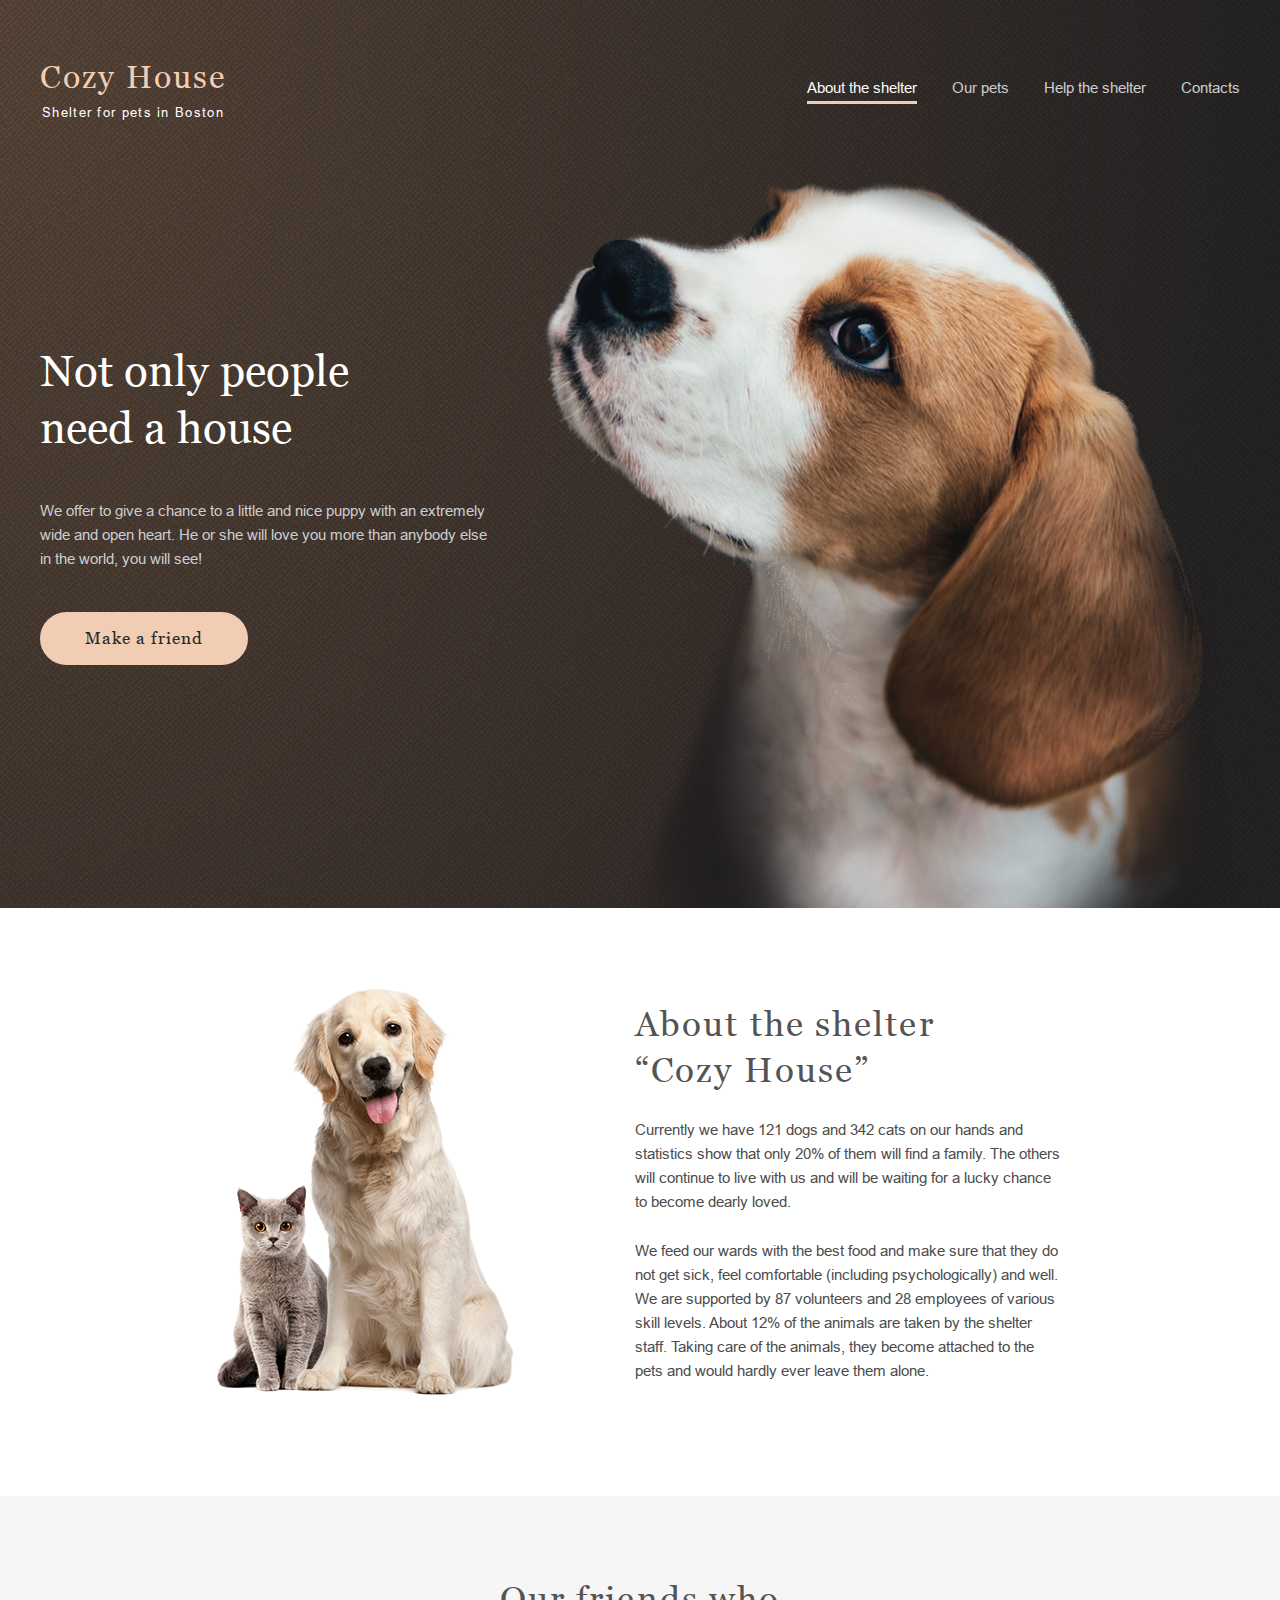
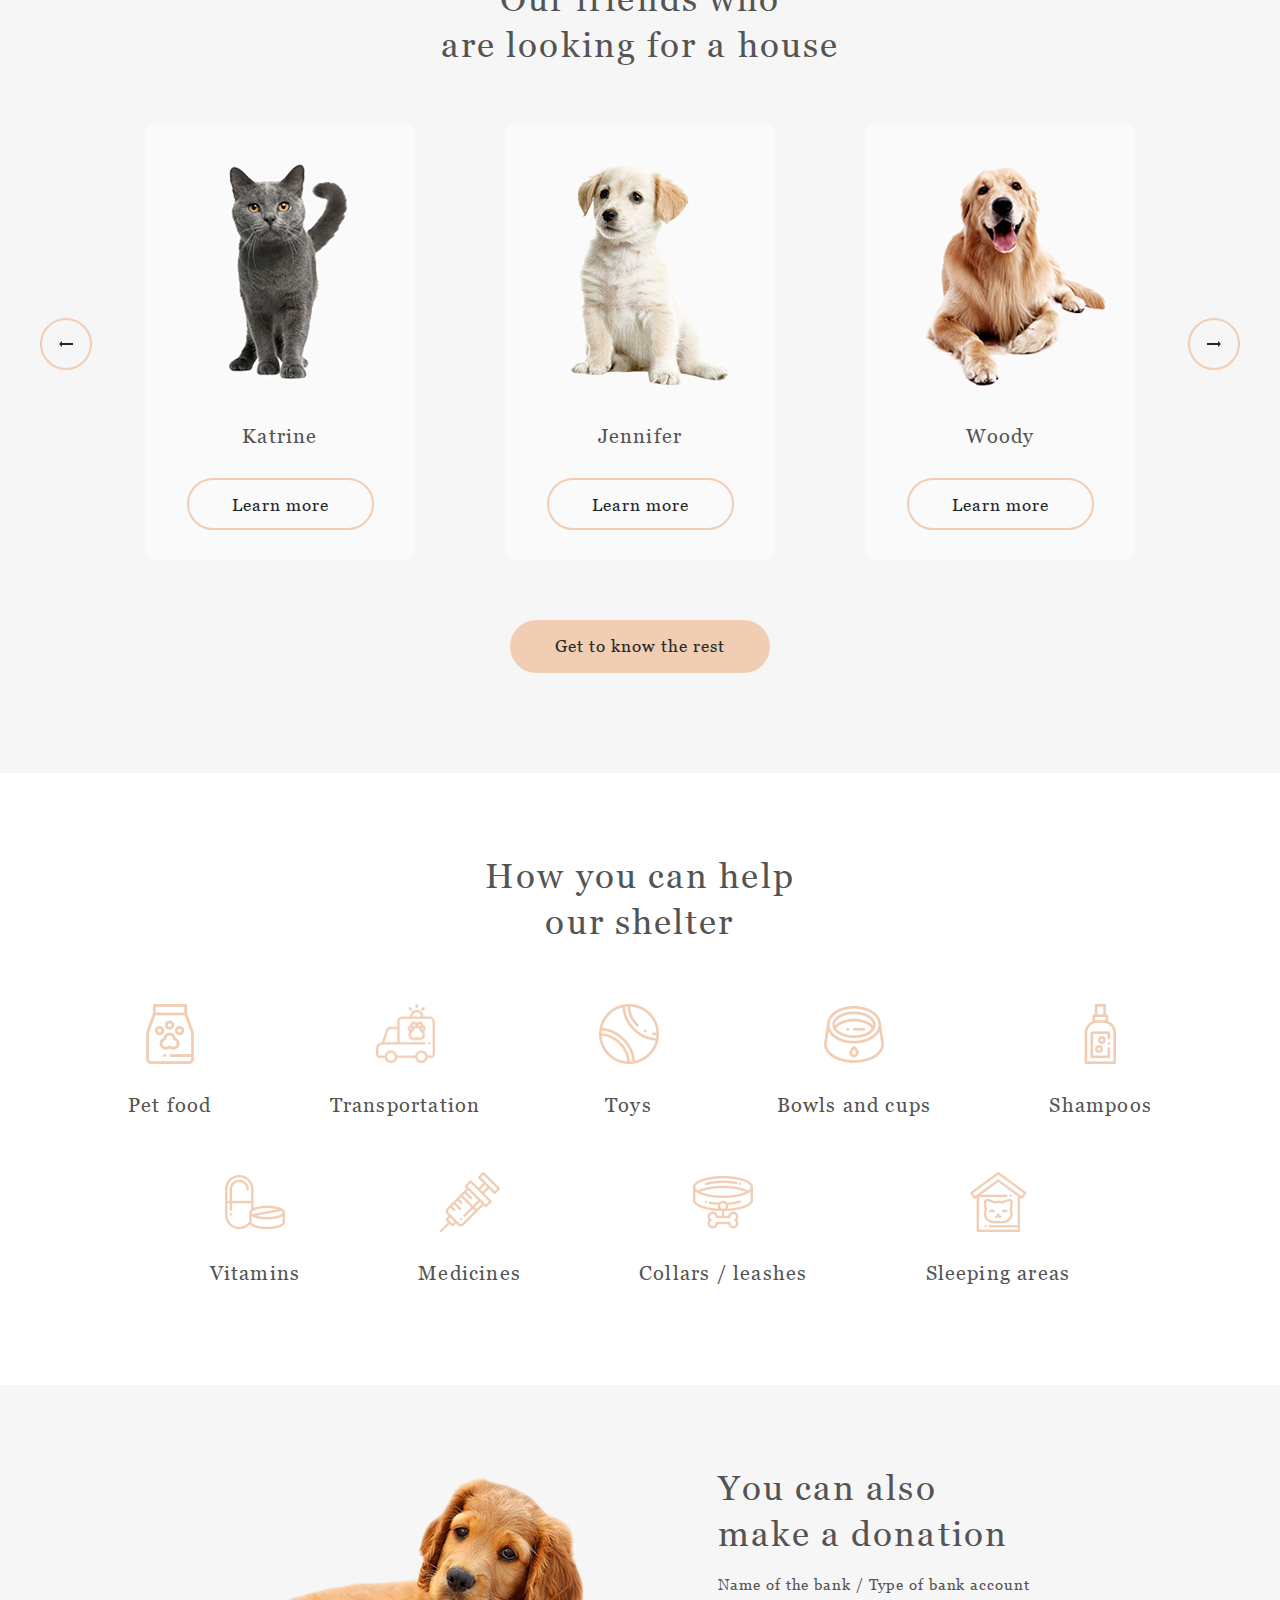
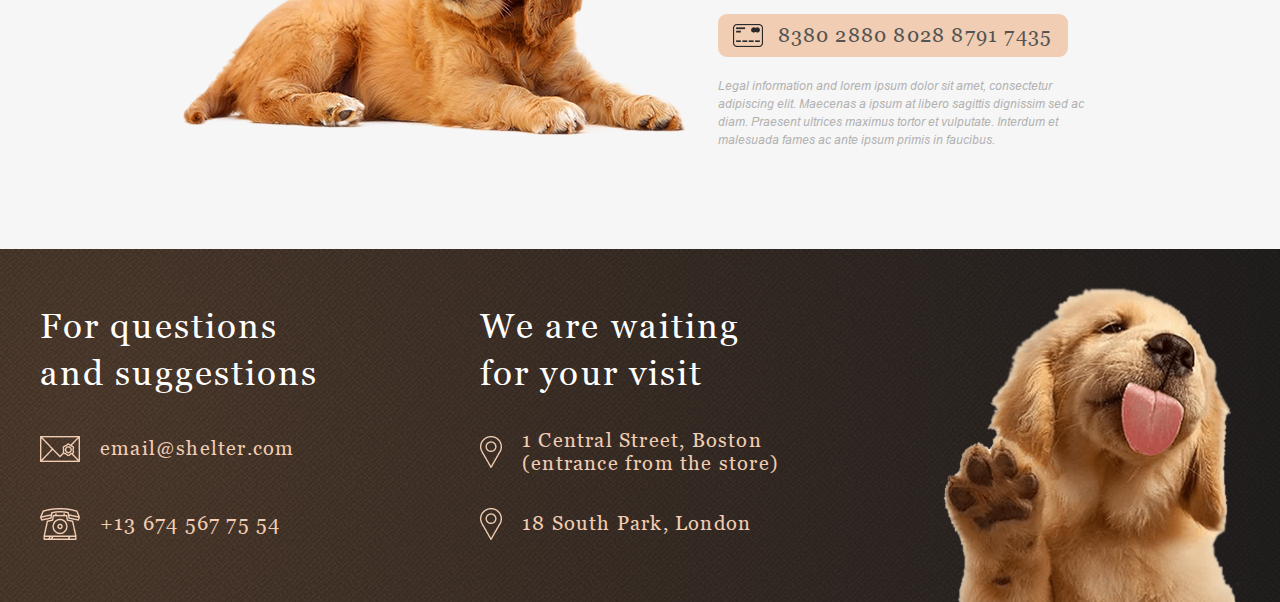
<file: shelter/pages/main/main.html>
<!DOCTYPE html>
<html lang="en">
<head>
    <meta charset="UTF-8">
    <meta name="viewport" content="width=device-width, initial-scale=1">
    <title>Shelter - Main</title>
    <link rel="icon" type="image/png" href="../../assets/icons/favicon.png">
    <link rel="stylesheet" href="main.css">
</head>
<body id="body">
<header class="header" id="header">
    <div class="header__content">
        <a class="logo" id="main-logo">
            <h1 class="logo__title">Cozy House</h1>
            <p class="logo__subtitle">Shelter for pets in Boston</p>
        </a>
        <nav class="main-menu">
            <div class="burger" id="burger">
                <span></span>
                <span></span>
                <span></span>
                <span></span>
            </div>
            <ul class="main-menu__list visually-hidden_menu" id="mobile-menu">
                <li class="main-menu__item main-menu__item_logo">
                    <a class="logo" href="../main/main.html">
                        <p class="logo__title">Cozy House</p>
                        <p class="logo__subtitle">Shelter for pets in Boston</p>
                    </a>
                </li>
                <li class="main-menu__item"><a href="../main/main.html" class="main-menu__link main-menu__link_active">About
                    the
                    shelter</a></li>
                <li class="main-menu__item"><a href="../pets/pets.html" class="main-menu__link main-menu__link">Our
                    pets</a></li>
                <li class="main-menu__item"><a class="main-menu__link main-menu__link_disabled">Help the shelter</a>
                </li>
                <li class="main-menu__item"><a class="main-menu__link main-menu__link_disabled">Contacts</a></li>
            </ul>
        </nav>
    </div>
</header>
<main class="main" style="overflow: hidden">
    <section class="first-screen">
        <div class="first-screen__content">
            <div class="first-screen__text">
                <h2 class="main-title first-screen__main-title">Not only people need a house</h2>
                <div class="desc first-screen__desc">
                    <p class="desc__p">We offer to give a chance to a little and nice puppy with an extremely wide
                        and open
                        heart. He or she will love you more than anybody else in the world, you will see!</p>
                </div>
                <a href="../pets/pets.html" class="button-link first-screen__button-link">Make a friend</a>
            </div>
            <div class="first-screen__img"></div>
        </div>
    </section>
    <section class="about">
        <div class="about__content">
            <div class="about__img"></div>
            <div class="about__text">
                <h2 class="section-title about__section-title">About the shelter “Cozy House”</h2>
                <div class="desc about__desc">
                    <p class="desc__p">Currently we have 121 dogs and 342 cats on our hands and statistics show that
                        only 20% of them will find a family. The others will continue to live with us and will be
                        waiting for a lucky chance to become dearly loved.</p>
                    <p class="desc__p">We feed our wards with the best food and make sure that they do not get sick,
                        feel comfortable (including psychologically) and well. We are supported by 87 volunteers and
                        28
                        employees of various skill levels. About 12% of the animals are taken by the shelter staff.
                        Taking care of the animals, they become attached to the pets and would hardly ever leave
                        them
                        alone.</p>
                </div>
            </div>
        </div>
    </section>
    <section class="friends" id="friends">
        <div class="friends__content">
            <h2 class="section-title">Our friends who <br>are looking for a house</h2>
            <div class="slider">
                <ul class="slider__list">
                    <li class="card">
                        <a class="card__link">
                            <div class="card__frame">
                                <img src="../../assets/images/pets-katrine.png" alt="katrine" class="card__img">
                            </div>
                            <div class="card__text">
                                <h3 class="card__title">Katrine</h3>
                                <span class="button-link button-link_transparent">Learn more</span>
                            </div>
                        </a>
                    </li>
                    <li class="card">
                        <a class="card__link">
                            <div class="card__frame">
                                <img src="../../assets/images/pets-jennifer.png" alt="katrine" class="card__img">
                            </div>
                            <div class="card__text">
                                <h3 class="card__title">Jennifer</h3>
                                <span class="button-link button-link_transparent">Learn more</span>
                            </div>
                        </a>
                    </li>
                    <li class="card">
                        <a class="card__link">
                            <div class="card__frame">
                                <img src="../../assets/images/pets-woody.png" alt="katrine" class="card__img">
                            </div>
                            <div class="card__text">
                                <h3 class="card__title">Woody</h3>
                                <span class="button-link button-link_transparent">Learn more</span>
                            </div>
                        </a>
                    </li>
                </ul>
                <div class="slider__nav">
                    <div class="slider__arrow slider__arrow_left">
                        <svg class="slider__arrow-img" width="14" height="6" viewBox="0 0 14 6" fill="none"
                             xmlns="http://www.w3.org/2000/svg">
                            <path d="M14 2V4H3V6L0 3L3 0V2H14Z" fill="#292929"/>
                        </svg>
                    </div>
                    <div class="slider__arrow slider__arrow_right">
                        <svg class="slider__arrow-img" width="14" height="6" viewBox="0 0 14 6" fill="none"
                             xmlns="http://www.w3.org/2000/svg">
                            <path d="M0 4V2L11 2V0L14 3L11 6V4L0 4Z" fill="#292929"/>
                        </svg>
                    </div>
                </div>
            </div>

            <a href="../pets/pets.html" class="button-link">Get to know the rest</a>
        </div>
        <ul class="popup visually-hidden" id="popup-list">
            <li class="popup__item visually-hidden">
                <button class="popup__cross" type="button">
                    <svg class="popup__cross-img" width="12" height="12" viewBox="0 0 12 12" fill="none"
                         xmlns="http://www.w3.org/2000/svg">
                        <path fill-rule="evenodd" clip-rule="evenodd"
                              d="M7.42618 6.00003L11.7046 1.72158C12.0985 1.32775 12.0985 0.689213 11.7046 0.295433C11.3108 -0.0984027 10.6723 -0.0984027 10.2785 0.295433L5.99998 4.57394L1.72148 0.295377C1.32765 -0.098459 0.68917 -0.098459 0.295334 0.295377C-0.0984448 0.689213 -0.0984448 1.32775 0.295334 1.72153L4.57383 5.99997L0.295334 10.2785C-0.0984448 10.6723 -0.0984448 11.3108 0.295334 11.7046C0.68917 12.0985 1.32765 12.0985 1.72148 11.7046L5.99998 7.42612L10.2785 11.7046C10.6723 12.0985 11.3108 12.0985 11.7046 11.7046C12.0985 11.3108 12.0985 10.6723 11.7046 10.2785L7.42618 6.00003Z"
                              fill="#292929"/>
                    </svg>
                </button>
                <div class="popup__frame">
                    <img src="../../assets/images/pets-katrine.png" alt="katrine" class="popup__img">
                </div>
                <div class="popup__text-content">
                    <h3 class="popup__name">Katrine</h3>
                    <p class="popup__species"><span class="popup__type">Cat</span> - <span class="popup__breed">British Shorthair</span>
                    </p>
                    <p class="popup__desc">Katrine is a beautiful girl. She is as soft as the finest velvet with a thick
                        lush fur. Will love you until the last breath she takes as long as you are the one. She is picky
                        about her affection. She loves cuddles and to stretch into your hands for a deeper
                        relaxations.</p>
                    <ul class="popup__details">
                        <li class="popup__details-item"><h4 class="popup__details-title">Age: </h4><span
                                class="popup__age">6 months</span></li>
                        <li class="popup__details-item"><h4 class="popup__details-title">Inoculations: </h4><span
                                class="popup__vac">panleukopenia</span>
                        </li>
                        <li class="popup__details-item"><h4 class="popup__details-title">Diseases: </h4><span
                                class="popup__diseases">none</span></li>
                        <li class="popup__details-item"><h4 class="popup__details-title">Parasites: </h4><span
                                class="parasites">none</span></li>
                    </ul>
                </div>
            </li>
            <li class="popup__item visually-hidden">
                <button class="popup__cross" type="button">
                    <svg class="popup__cross-img" width="12" height="12" viewBox="0 0 12 12" fill="none"
                         xmlns="http://www.w3.org/2000/svg">
                        <path fill-rule="evenodd" clip-rule="evenodd"
                              d="M7.42618 6.00003L11.7046 1.72158C12.0985 1.32775 12.0985 0.689213 11.7046 0.295433C11.3108 -0.0984027 10.6723 -0.0984027 10.2785 0.295433L5.99998 4.57394L1.72148 0.295377C1.32765 -0.098459 0.68917 -0.098459 0.295334 0.295377C-0.0984448 0.689213 -0.0984448 1.32775 0.295334 1.72153L4.57383 5.99997L0.295334 10.2785C-0.0984448 10.6723 -0.0984448 11.3108 0.295334 11.7046C0.68917 12.0985 1.32765 12.0985 1.72148 11.7046L5.99998 7.42612L10.2785 11.7046C10.6723 12.0985 11.3108 12.0985 11.7046 11.7046C12.0985 11.3108 12.0985 10.6723 11.7046 10.2785L7.42618 6.00003Z"
                              fill="#292929"/>
                    </svg>
                </button>
                <div class="popup__frame">
                    <img src="../../assets/images/pets-jennifer.png" alt="Jennifer" class="popup__img">
                </div>
                <div class="popup__text-content">
                    <h3 class="popup__name">Jennifer</h3>
                    <p class="popup__species"><span class="popup__type">Dog</span> - <span
                            class="popup__breed">Labrador</span>
                    </p>
                    <p class="popup__desc">Jennifer is a sweet 2 months old Labrador that is patiently waiting to find a
                        new forever home. This girl really enjoys being able to go outside to run and play, but won't
                        hesitate to play up a storm in the house if she has all of her favorite toys.</p>
                    <ul class="popup__details">
                        <li class="popup__details-item"><h4 class="popup__details-title">Age: </h4><span
                                class="popup__age">2 months</span></li>
                        <li class="popup__details-item"><h4 class="popup__details-title">Inoculations: </h4><span
                                class="popup__vac">none</span>
                        </li>
                        <li class="popup__details-item"><h4 class="popup__details-title">Diseases: </h4><span
                                class="popup__diseases">none</span></li>
                        <li class="popup__details-item"><h4 class="popup__details-title">Parasites: </h4><span
                                class="parasites">none</span></li>
                    </ul>
                </div>
            </li>
            <li class="popup__item visually-hidden">
                <button class="popup__cross" type="button">
                    <svg class="popup__cross-img" width="12" height="12" viewBox="0 0 12 12" fill="none"
                         xmlns="http://www.w3.org/2000/svg">
                        <path fill-rule="evenodd" clip-rule="evenodd"
                              d="M7.42618 6.00003L11.7046 1.72158C12.0985 1.32775 12.0985 0.689213 11.7046 0.295433C11.3108 -0.0984027 10.6723 -0.0984027 10.2785 0.295433L5.99998 4.57394L1.72148 0.295377C1.32765 -0.098459 0.68917 -0.098459 0.295334 0.295377C-0.0984448 0.689213 -0.0984448 1.32775 0.295334 1.72153L4.57383 5.99997L0.295334 10.2785C-0.0984448 10.6723 -0.0984448 11.3108 0.295334 11.7046C0.68917 12.0985 1.32765 12.0985 1.72148 11.7046L5.99998 7.42612L10.2785 11.7046C10.6723 12.0985 11.3108 12.0985 11.7046 11.7046C12.0985 11.3108 12.0985 10.6723 11.7046 10.2785L7.42618 6.00003Z"
                              fill="#292929"/>
                    </svg>
                </button>
                <div class="popup__frame">
                    <img src="../../assets/images/pets-woody.png" alt="Woody" class="popup__img">
                </div>
                <div class="popup__text-content">
                    <h3 class="popup__name">Woody</h3>
                    <p class="popup__species"><span class="popup__type">Dog</span> - <span class="popup__breed">Golden Retrieve</span>
                    </p>
                    <p class="popup__desc">Woody is a handsome 3 1/2 year old boy. Woody does know basic commands and is
                        a smart pup. Since he is on the stronger side, he will learn a lot from your training. Woody
                        will be happier when he finds a new family that can spend a lot of time with him.</p>
                    <ul class="popup__details">
                        <li class="popup__details-item"><h4 class="popup__details-title">Age: </h4><span
                                class="popup__age">3 years 6 months</span></li>
                        <li class="popup__details-item"><h4 class="popup__details-title">Inoculations: </h4><span
                                class="popup__vac">adenovirus, distemper</span>
                        </li>
                        <li class="popup__details-item"><h4 class="popup__details-title">Diseases: </h4><span
                                class="popup__diseases">right back leg mobility reduced</span></li>
                        <li class="popup__details-item"><h4 class="popup__details-title">Parasites: </h4><span
                                class="parasites">none</span></li>
                    </ul>
                </div>
            </li>
        </ul>
    </section>
    <section class="help">
        <div class="help__content">
            <h2 class="section-title">How you can help our shelter</h2>
            <ul class="help__list">
                <li class="help__item">
                    <div class="help__icon"></div>
                    <h3 class="help__title">Pet food</h3>
                </li>
                <li class="help__item">
                    <div class="help__icon"></div>
                    <h3 class="help__title">Transportation</h3>
                </li>
                <li class="help__item">
                    <div class="help__icon"></div>
                    <h3 class="help__title">Toys</h3>
                </li>
                <li class="help__item">
                    <div class="help__icon"></div>
                    <h3 class="help__title">Bowls and cups</h3>
                </li>
                <li class="help__item">
                    <div class="help__icon"></div>
                    <h3 class="help__title">Shampoos</h3>
                </li>
                <li class="help__item">
                    <div class="help__icon"></div>
                    <h3 class="help__title">Vitamins</h3>
                </li>
                <li class="help__item">
                    <div class="help__icon"></div>
                    <h3 class="help__title">Medicines</h3>
                </li>
                <li class="help__item">
                    <div class="help__icon"></div>
                    <h3 class="help__title">Collars / leashes</h3>
                </li>
                <li class="help__item">
                    <div class="help__icon"></div>
                    <h3 class="help__title">Sleeping areas</h3>
                </li>
            </ul>
        </div>
    </section>
    <section class="donation">
        <div class="donation__content">
            <div class="donation__img"></div>
            <div class="donation__text">
                <h2 class="section-title">You can also make a donation</h2>
                <h4 class="donation__subtitle">Name of the bank / Type of bank account</h4>
                <a href="#" class="donation__link">8380 2880 8028 8791 7435</a>
                <p class="donation__desc">Legal information and lorem ipsum dolor sit amet, consectetur adipiscing
                    elit. Maecenas a ipsum at libero sagittis dignissim sed ac diam. Praesent ultrices maximus tortor et
                    vulputate. Interdum et malesuada fames ac ante ipsum primis in faucibus.</p>
            </div>
        </div>
    </section>
</main>
<footer class="footer" style="overflow: hidden">
    <div class="footer__content">
        <div class="footer__text">
            <section class="contacts">
                <h2 class="section-title">For questions and suggestions</h2>
                <a href="mailto:email@shelter.com" class="contacts__link contacts__link_mail">email@shelter.com</a>
                <a href="tel:+136745677554" class="contacts__link contacts__link_phone">+13 674 567 75 54</a>
            </section>
            <section class="contacts">
                <h2 class="section-title">We are waiting for your visit</h2>
                <a href="https://www.google.ru/maps/place/1+Central+St,+Boston,+MA+02109,+%D0%A1%D0%A8%D0%90/@42.3585558,-71.056915,17z/data=!3m1!4b1!4m5!3m4!1s0x89e370868bc2ce7b:0x82fa7db94f5fea9e!8m2!3d42.3585519!4d-71.0547263"
                   class="contacts__link contacts__link_spot" target="_blank">1 Central Street, Boston (entrance from
                    the store)</a>
                <a href="https://www.google.ru/maps/place/South+Park+Court,+18+S+Park+Rd,+London+SW19+8TD,+%D0%92%D0%B5%D0%BB%D0%B8%D0%BA%D0%BE%D0%B1%D1%80%D0%B8%D1%82%D0%B0%D0%BD%D0%B8%D1%8F/@51.4202155,-0.2023441,17z/data=!3m1!4b1!4m5!3m4!1s0x487608baa7401b31:0x873a95ca58e122b2!8m2!3d51.4202122!4d-0.2001554"
                   class="contacts__link contacts__link_spot" target="_blank">18 South Park, London </a>
            </section>
        </div>
        <div class="footer__img"></div>
    </div>
</footer>
<script src="show-menu.js"></script>
<script src="show-popup.js"></script>
</body>
</html>
</file>
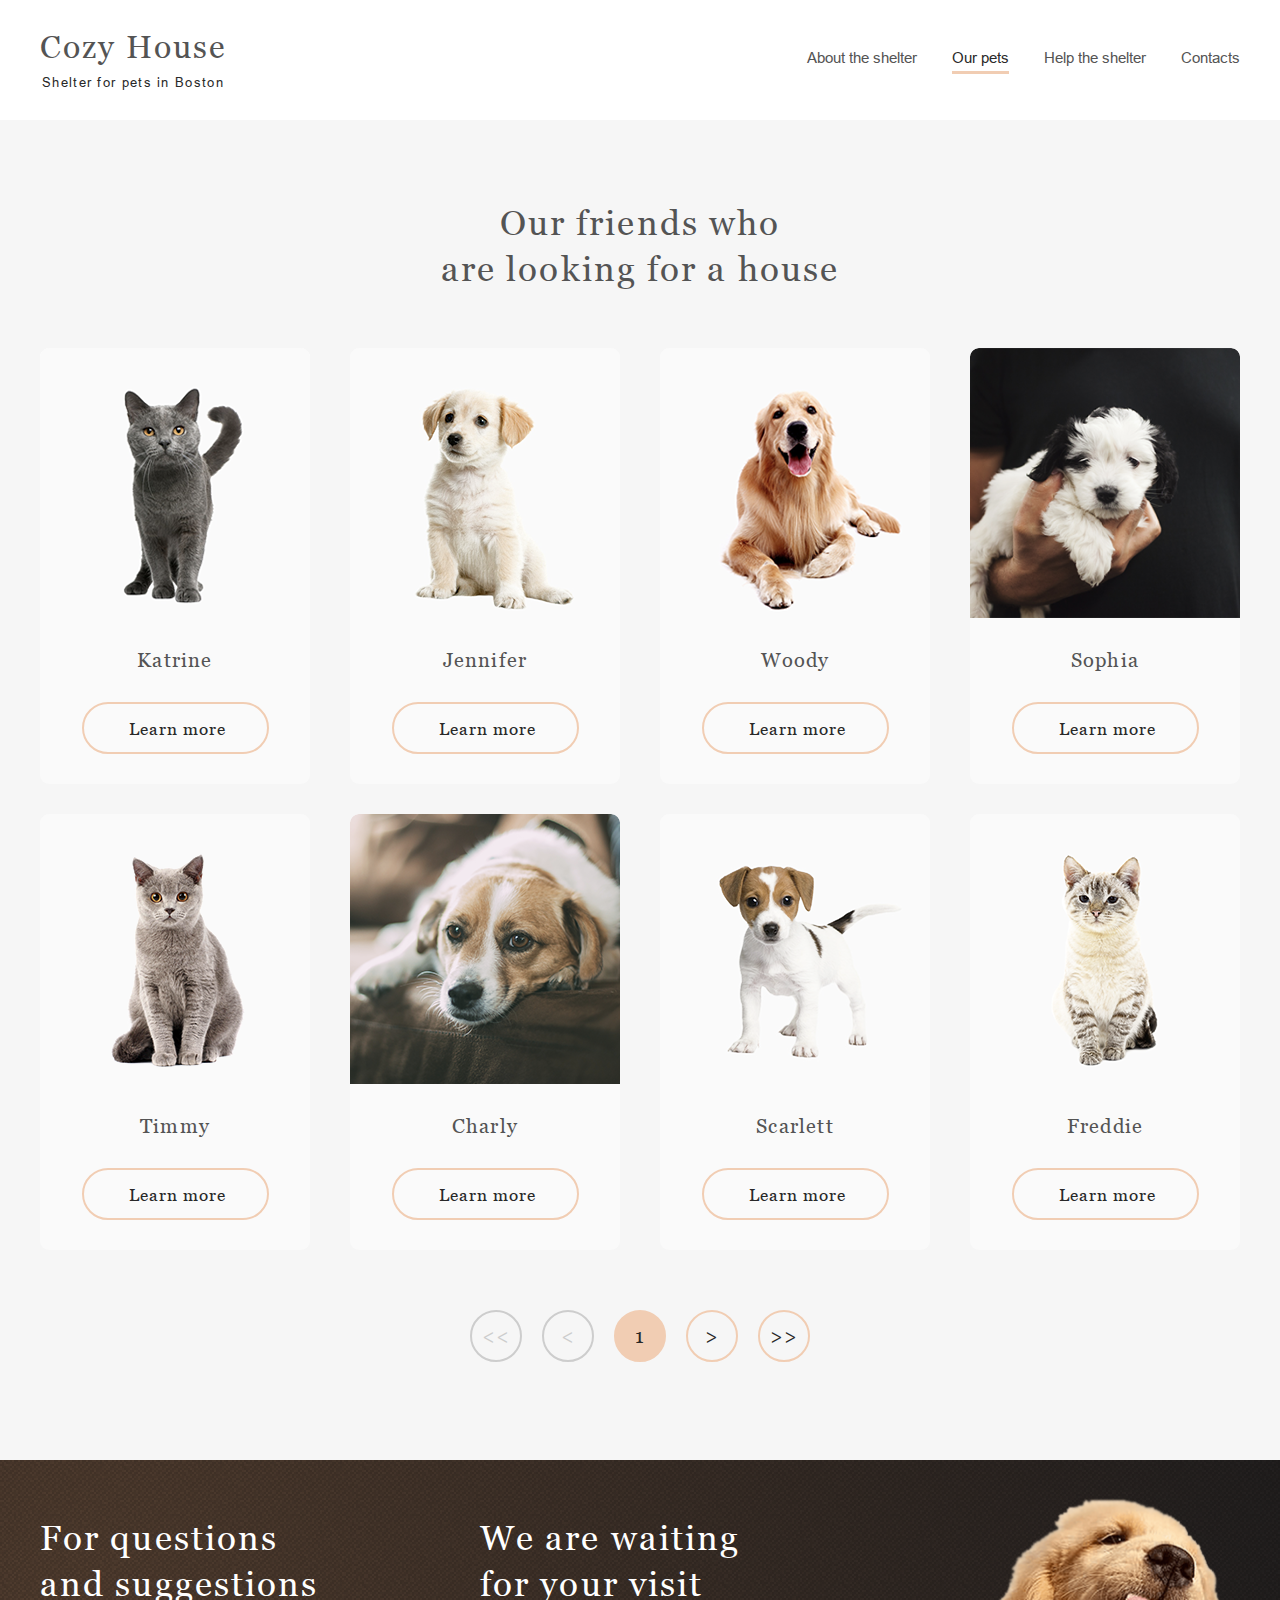
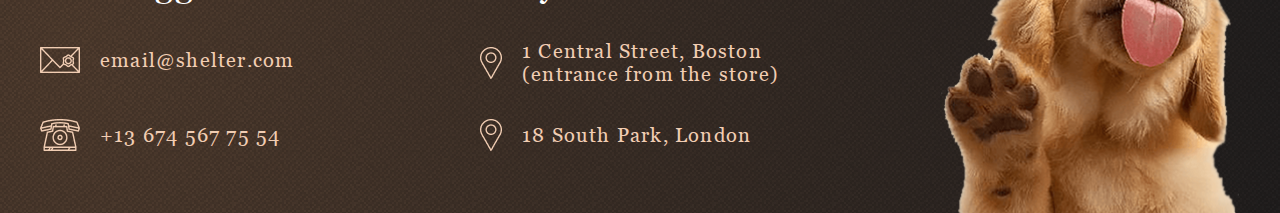
<file: shelter/pages/pets/pets.html>
<!DOCTYPE html>
<html lang="en">
<head>
    <meta charset="UTF-8">
    <meta name="viewport" content="width=device-width, initial-scale=1">
    <title>Shelter - Pets</title>
    <link rel="icon" type="image/png" href="../../assets/icons/favicon.png">
    <link rel="stylesheet" href="pets.css">
</head>
<body id="body">
<header class="header header_light" id="header">
    <div class="header__content">
        <a class="logo logo_light" href="../main/main.html" id="main-logo">
            <h1 class="logo__title">Cozy House</h1>
            <p class="logo__subtitle">Shelter for pets in Boston</p>
        </a>
        <nav class="main-menu main-menu_light">
            <div class="burger" id="burger">
                <span></span>
                <span></span>
                <span></span>
                <span></span>
            </div>
            <ul class="main-menu__list visually-hidden_menu" id="mobile-menu">
                <li class="main-menu__item main-menu__item_logo">
                    <a class="logo" href="../main/main.html">
                        <h1 class="logo__title">Cozy House</h1>
                        <p class="logo__subtitle">Shelter for pets in Boston</p>
                    </a>
                </li>
                <li class="main-menu__item"><a href="../main/main.html" class="main-menu__link">About the
                    shelter</a></li>
                <li class="main-menu__item"><a href="../pets/pets.html" class="main-menu__link main-menu__link_active">Our
                    pets</a></li>
                <li class="main-menu__item"><a class="main-menu__link main-menu__link_disabled">Help the shelter</a>
                </li>
                <li class="main-menu__item"><a class="main-menu__link main-menu__link_disabled">Contacts</a></li>
            </ul>
        </nav>
    </div>
</header>
<main class="main" style="overflow: hidden">
    <article class="all-friends">
        <div class="all-friends__content" id="friends">
            <h2 class="section-title">Our friends who <br>are looking for a house</h2>
            <ul class="all-friends__list">
                <li class="card">
                    <a href="#" class="card__link">
                        <div class="card__frame">
                            <img src="../../assets/images/pets-katrine.png" alt="katrine" class="card__img">
                        </div>
                        <div class="card__text">
                            <h3 class="card__title">Katrine</h3>
                            <span href="#" class="button-link button-link_transparent">Learn more</span>
                        </div>
                    </a>
                </li>
                <li class="card">
                    <a href="#" class="card__link">
                        <div class="card__frame">
                            <img src="../../assets/images/pets-jennifer.png" alt="jennifer" class="card__img">
                        </div>
                        <div class="card__text">
                            <h3 class="card__title">Jennifer</h3>
                            <span href="#" class="button-link button-link_transparent">Learn more</span>
                        </div>
                    </a>
                </li>
                <li class="card">
                    <a href="#" class="card__link">
                        <div class="card__frame">
                            <img src="../../assets/images/pets-woody.png" alt="woody" class="card__img">
                        </div>
                        <div class="card__text">
                            <h3 class="card__title">Woody</h3>
                            <span href="#" class="button-link button-link_transparent">Learn more</span>
                        </div>
                    </a>
                </li>
                <li class="card">
                    <a href="#" class="card__link">
                        <div class="card__frame">
                            <img src="../../assets/images/pets-sophia.png" alt="Sophia" class="card__img">
                        </div>
                        <div class="card__text">
                            <h3 class="card__title">Sophia</h3>
                            <span href="#" class="button-link button-link_transparent">Learn more</span>
                        </div>
                    </a>
                </li>
                <li class="card">
                    <a href="#" class="card__link">
                        <div class="card__frame">
                            <img src="../../assets/images/pets-timmy.png" alt="Timmy" class="card__img">
                        </div>
                        <div class="card__text">
                            <h3 class="card__title">Timmy</h3>
                            <span href="#" class="button-link button-link_transparent">Learn more</span>
                        </div>
                    </a>
                </li>
                <li class="card">
                    <a href="#" class="card__link">
                        <div class="card__frame">
                            <img src="../../assets/images/pets-charly.png" alt="Charly" class="card__img">
                        </div>
                        <div class="card__text">
                            <h3 class="card__title">Charly</h3>
                            <span href="#" class="button-link button-link_transparent">Learn more</span>
                        </div>
                    </a>
                </li>
                <li class="card">
                    <a href="#" class="card__link">
                        <div class="card__frame">
                            <img src="../../assets/images/pets-scarlet.png" alt="Scarlett" class="card__img">
                        </div>
                        <div class="card__text">
                            <h3 class="card__title">Scarlett</h3>
                            <span href="#" class="button-link button-link_transparent">Learn more</span>
                        </div>
                    </a>
                </li>
                <li class="card">
                    <a href="#" class="card__link">
                        <div class="card__frame">
                            <img src="../../assets/images/pets-freddie.png" alt="Freddie" class="card__img">
                        </div>
                        <div class="card__text">
                            <h3 class="card__title">Freddie</h3>
                            <span href="#" class="button-link button-link_transparent">Learn more</span>
                        </div>
                    </a>
                </li>
            </ul>
            <ul class="popup visually-hidden" id="popup-list">
                <li class="popup__item visually-hidden">
                    <button class="popup__cross" type="button">
                        <svg class="popup__cross-img" width="12" height="12" viewBox="0 0 12 12" fill="none"
                             xmlns="http://www.w3.org/2000/svg">
                            <path fill-rule="evenodd" clip-rule="evenodd"
                                  d="M7.42618 6.00003L11.7046 1.72158C12.0985 1.32775 12.0985 0.689213 11.7046 0.295433C11.3108 -0.0984027 10.6723 -0.0984027 10.2785 0.295433L5.99998 4.57394L1.72148 0.295377C1.32765 -0.098459 0.68917 -0.098459 0.295334 0.295377C-0.0984448 0.689213 -0.0984448 1.32775 0.295334 1.72153L4.57383 5.99997L0.295334 10.2785C-0.0984448 10.6723 -0.0984448 11.3108 0.295334 11.7046C0.68917 12.0985 1.32765 12.0985 1.72148 11.7046L5.99998 7.42612L10.2785 11.7046C10.6723 12.0985 11.3108 12.0985 11.7046 11.7046C12.0985 11.3108 12.0985 10.6723 11.7046 10.2785L7.42618 6.00003Z"
                                  fill="#292929"/>
                        </svg>
                    </button>
                    <div class="popup__frame">
                        <img src="../../assets/images/pets-katrine.png" alt="katrine" class="popup__img">
                    </div>
                    <div class="popup__text-content">
                        <h3 class="popup__name">Katrine</h3>
                        <p class="popup__species"><span class="popup__type">Cat</span> - <span class="popup__breed">British Shorthair</span>
                        </p>
                        <p class="popup__desc">Katrine is a beautiful girl. She is as soft as the finest velvet with a
                            thick
                            lush fur. Will love you until the last breath she takes as long as you are the one. She is
                            picky
                            about her affection. She loves cuddles and to stretch into your hands for a deeper
                            relaxations.</p>
                        <ul class="popup__details">
                            <li class="popup__details-item"><h4 class="popup__details-title">Age: </h4><span
                                    class="popup__age">6 months</span></li>
                            <li class="popup__details-item"><h4 class="popup__details-title">Inoculations: </h4><span
                                    class="popup__vac">panleukopenia</span>
                            </li>
                            <li class="popup__details-item"><h4 class="popup__details-title">Diseases: </h4><span
                                    class="popup__diseases">none</span></li>
                            <li class="popup__details-item"><h4 class="popup__details-title">Parasites: </h4><span
                                    class="parasites">none</span></li>
                        </ul>
                    </div>
                </li>
                <li class="popup__item visually-hidden">
                    <button class="popup__cross" type="button">
                        <svg class="popup__cross-img" width="12" height="12" viewBox="0 0 12 12" fill="none"
                             xmlns="http://www.w3.org/2000/svg">
                            <path fill-rule="evenodd" clip-rule="evenodd"
                                  d="M7.42618 6.00003L11.7046 1.72158C12.0985 1.32775 12.0985 0.689213 11.7046 0.295433C11.3108 -0.0984027 10.6723 -0.0984027 10.2785 0.295433L5.99998 4.57394L1.72148 0.295377C1.32765 -0.098459 0.68917 -0.098459 0.295334 0.295377C-0.0984448 0.689213 -0.0984448 1.32775 0.295334 1.72153L4.57383 5.99997L0.295334 10.2785C-0.0984448 10.6723 -0.0984448 11.3108 0.295334 11.7046C0.68917 12.0985 1.32765 12.0985 1.72148 11.7046L5.99998 7.42612L10.2785 11.7046C10.6723 12.0985 11.3108 12.0985 11.7046 11.7046C12.0985 11.3108 12.0985 10.6723 11.7046 10.2785L7.42618 6.00003Z"
                                  fill="#292929"/>
                        </svg>
                    </button>
                    <div class="popup__frame">
                        <img src="../../assets/images/pets-jennifer.png" alt="Jennifer" class="popup__img">
                    </div>
                    <div class="popup__text-content">
                        <h3 class="popup__name">Jennifer</h3>
                        <p class="popup__species"><span class="popup__type">Dog</span> - <span
                                class="popup__breed">Labrador</span>
                        </p>
                        <p class="popup__desc">Jennifer is a sweet 2 months old Labrador that is patiently waiting to
                            find a
                            new forever home. This girl really enjoys being able to go outside to run and play, but
                            won't
                            hesitate to play up a storm in the house if she has all of her favorite toys.</p>
                        <ul class="popup__details">
                            <li class="popup__details-item"><h4 class="popup__details-title">Age: </h4><span
                                    class="popup__age">2 months</span></li>
                            <li class="popup__details-item"><h4 class="popup__details-title">Inoculations: </h4><span
                                    class="popup__vac">none</span>
                            </li>
                            <li class="popup__details-item"><h4 class="popup__details-title">Diseases: </h4><span
                                    class="popup__diseases">none</span></li>
                            <li class="popup__details-item"><h4 class="popup__details-title">Parasites: </h4><span
                                    class="parasites">none</span></li>
                        </ul>
                    </div>
                </li>
                <li class="popup__item visually-hidden">
                    <button class="popup__cross" type="button">
                        <svg class="popup__cross-img" width="12" height="12" viewBox="0 0 12 12" fill="none"
                             xmlns="http://www.w3.org/2000/svg">
                            <path fill-rule="evenodd" clip-rule="evenodd"
                                  d="M7.42618 6.00003L11.7046 1.72158C12.0985 1.32775 12.0985 0.689213 11.7046 0.295433C11.3108 -0.0984027 10.6723 -0.0984027 10.2785 0.295433L5.99998 4.57394L1.72148 0.295377C1.32765 -0.098459 0.68917 -0.098459 0.295334 0.295377C-0.0984448 0.689213 -0.0984448 1.32775 0.295334 1.72153L4.57383 5.99997L0.295334 10.2785C-0.0984448 10.6723 -0.0984448 11.3108 0.295334 11.7046C0.68917 12.0985 1.32765 12.0985 1.72148 11.7046L5.99998 7.42612L10.2785 11.7046C10.6723 12.0985 11.3108 12.0985 11.7046 11.7046C12.0985 11.3108 12.0985 10.6723 11.7046 10.2785L7.42618 6.00003Z"
                                  fill="#292929"/>
                        </svg>
                    </button>
                    <div class="popup__frame">
                        <img src="../../assets/images/pets-woody.png" alt="Woody" class="popup__img">
                    </div>
                    <div class="popup__text-content">
                        <h3 class="popup__name">Woody</h3>
                        <p class="popup__species"><span class="popup__type">Dog</span> - <span class="popup__breed">Golden Retrieve</span>
                        </p>
                        <p class="popup__desc">Woody is a handsome 3 1/2 year old boy. Woody does know basic commands
                            and is
                            a smart pup. Since he is on the stronger side, he will learn a lot from your training. Woody
                            will be happier when he finds a new family that can spend a lot of time with him.</p>
                        <ul class="popup__details">
                            <li class="popup__details-item"><h4 class="popup__details-title">Age: </h4><span
                                    class="popup__age">3 years 6 months</span></li>
                            <li class="popup__details-item"><h4 class="popup__details-title">Inoculations: </h4><span
                                    class="popup__vac">adenovirus, distemper</span>
                            </li>
                            <li class="popup__details-item"><h4 class="popup__details-title">Diseases: </h4><span
                                    class="popup__diseases">right back leg mobility reduced</span></li>
                            <li class="popup__details-item"><h4 class="popup__details-title">Parasites: </h4><span
                                    class="parasites">none</span></li>
                        </ul>
                    </div>
                </li>
                <li class="popup__item visually-hidden">
                    <button class="popup__cross" type="button">
                        <svg class="popup__cross-img" width="12" height="12" viewBox="0 0 12 12" fill="none"
                             xmlns="http://www.w3.org/2000/svg">
                            <path fill-rule="evenodd" clip-rule="evenodd"
                                  d="M7.42618 6.00003L11.7046 1.72158C12.0985 1.32775 12.0985 0.689213 11.7046 0.295433C11.3108 -0.0984027 10.6723 -0.0984027 10.2785 0.295433L5.99998 4.57394L1.72148 0.295377C1.32765 -0.098459 0.68917 -0.098459 0.295334 0.295377C-0.0984448 0.689213 -0.0984448 1.32775 0.295334 1.72153L4.57383 5.99997L0.295334 10.2785C-0.0984448 10.6723 -0.0984448 11.3108 0.295334 11.7046C0.68917 12.0985 1.32765 12.0985 1.72148 11.7046L5.99998 7.42612L10.2785 11.7046C10.6723 12.0985 11.3108 12.0985 11.7046 11.7046C12.0985 11.3108 12.0985 10.6723 11.7046 10.2785L7.42618 6.00003Z"
                                  fill="#292929"/>
                        </svg>
                    </button>
                    <div class="popup__frame">
                        <img src="../../assets/images/pets-sophia.png" alt="Sophia" class="popup__img">
                    </div>
                    <div class="popup__text-content">
                        <h3 class="popup__name">Sophia</h3>
                        <p class="popup__species"><span class="popup__type">Dog</span> - <span class="popup__breed">Shih tzu</span>
                        </p>
                        <p class="popup__desc">Sophia here and I'm looking for my forever home to live out the best
                            years of my life. I am full of energy. Everyday I'm learning new things, like how to walk on
                            a leash, go potty outside, bark and play with toys and I still need some practice.</p>
                        <ul class="popup__details">
                            <li class="popup__details-item"><h4 class="popup__details-title">Age: </h4><span
                                    class="popup__age">1 month</span></li>
                            <li class="popup__details-item"><h4 class="popup__details-title">Inoculations: </h4><span
                                    class="popup__vac">parvovirus</span>
                            </li>
                            <li class="popup__details-item"><h4 class="popup__details-title">Diseases: </h4><span
                                    class="popup__diseases">none</span></li>
                            <li class="popup__details-item"><h4 class="popup__details-title">Parasites: </h4><span
                                    class="parasites">none</span></li>
                        </ul>
                    </div>
                </li>
                <li class="popup__item visually-hidden">
                    <button class="popup__cross" type="button">
                        <svg class="popup__cross-img" width="12" height="12" viewBox="0 0 12 12" fill="none"
                             xmlns="http://www.w3.org/2000/svg">
                            <path fill-rule="evenodd" clip-rule="evenodd"
                                  d="M7.42618 6.00003L11.7046 1.72158C12.0985 1.32775 12.0985 0.689213 11.7046 0.295433C11.3108 -0.0984027 10.6723 -0.0984027 10.2785 0.295433L5.99998 4.57394L1.72148 0.295377C1.32765 -0.098459 0.68917 -0.098459 0.295334 0.295377C-0.0984448 0.689213 -0.0984448 1.32775 0.295334 1.72153L4.57383 5.99997L0.295334 10.2785C-0.0984448 10.6723 -0.0984448 11.3108 0.295334 11.7046C0.68917 12.0985 1.32765 12.0985 1.72148 11.7046L5.99998 7.42612L10.2785 11.7046C10.6723 12.0985 11.3108 12.0985 11.7046 11.7046C12.0985 11.3108 12.0985 10.6723 11.7046 10.2785L7.42618 6.00003Z"
                                  fill="#292929"/>
                        </svg>
                    </button>
                    <div class="popup__frame">
                        <img src="../../assets/images/pets-timmy.png" alt="Timmy" class="popup__img">
                    </div>
                    <div class="popup__text-content">
                        <h3 class="popup__name">Timmy</h3>
                        <p class="popup__species"><span class="popup__type">Cat</span> - <span class="popup__breed">British Shorthair</span>
                        </p>
                        <p class="popup__desc">Timmy is an adorable grey british shorthair male. He loves to play and
                            snuggle. He is neutered and up to date on age appropriate vaccinations. He can be chatty and
                            enjoys being held. Timmy has a lot to say and wants a person to share his thoughts with.</p>
                        <ul class="popup__details">
                            <li class="popup__details-item"><h4 class="popup__details-title">Age: </h4><span
                                    class="popup__age">2 years 3 months</span></li>
                            <li class="popup__details-item"><h4 class="popup__details-title">Inoculations: </h4><span
                                    class="popup__vac">calicivirus, viral rhinotracheitis</span>
                            </li>
                            <li class="popup__details-item"><h4 class="popup__details-title">Diseases: </h4><span
                                    class="popup__diseases">kidney stones</span></li>
                            <li class="popup__details-item"><h4 class="popup__details-title">Parasites: </h4><span
                                    class="parasites">none</span></li>
                        </ul>
                    </div>
                </li>
                <li class="popup__item visually-hidden">
                    <button class="popup__cross" type="button">
                        <svg class="popup__cross-img" width="12" height="12" viewBox="0 0 12 12" fill="none"
                             xmlns="http://www.w3.org/2000/svg">
                            <path fill-rule="evenodd" clip-rule="evenodd"
                                  d="M7.42618 6.00003L11.7046 1.72158C12.0985 1.32775 12.0985 0.689213 11.7046 0.295433C11.3108 -0.0984027 10.6723 -0.0984027 10.2785 0.295433L5.99998 4.57394L1.72148 0.295377C1.32765 -0.098459 0.68917 -0.098459 0.295334 0.295377C-0.0984448 0.689213 -0.0984448 1.32775 0.295334 1.72153L4.57383 5.99997L0.295334 10.2785C-0.0984448 10.6723 -0.0984448 11.3108 0.295334 11.7046C0.68917 12.0985 1.32765 12.0985 1.72148 11.7046L5.99998 7.42612L10.2785 11.7046C10.6723 12.0985 11.3108 12.0985 11.7046 11.7046C12.0985 11.3108 12.0985 10.6723 11.7046 10.2785L7.42618 6.00003Z"
                                  fill="#292929"/>
                        </svg>
                    </button>
                    <div class="popup__frame">
                        <img src="../../assets/images/pets-charly.png" alt="charly" class="popup__img">
                    </div>
                    <div class="popup__text-content">
                        <h3 class="popup__name">Charly</h3>
                        <p class="popup__species"><span class="popup__type">Dog</span> - <span class="popup__breed">Jack Russell Terrier</span>
                        </p>
                        <p class="popup__desc">This cute boy, Charly, is three years old and he likes adults and kids.
                            He isn’t fond of many other dogs, so he might do best in a single dog home. Charly has lots
                            of energy, and loves to run and play. We think a fenced yard would make him very happy.</p>
                        <ul class="popup__details">
                            <li class="popup__details-item"><h4 class="popup__details-title">Age: </h4><span
                                    class="popup__age">8 years</span></li>
                            <li class="popup__details-item"><h4 class="popup__details-title">Inoculations: </h4><span
                                    class="popup__vac">bordetella bronchiseptica, leptospirosis</span>
                            </li>
                            <li class="popup__details-item"><h4 class="popup__details-title">Diseases: </h4><span
                                    class="popup__diseases">deafness, blindness</span></li>
                            <li class="popup__details-item"><h4 class="popup__details-title">Parasites: </h4><span
                                    class="parasites">lice, fleas</span></li>
                        </ul>
                    </div>
                </li>
                <li class="popup__item visually-hidden">
                    <button class="popup__cross" type="button">
                        <svg class="popup__cross-img" width="12" height="12" viewBox="0 0 12 12" fill="none"
                             xmlns="http://www.w3.org/2000/svg">
                            <path fill-rule="evenodd" clip-rule="evenodd"
                                  d="M7.42618 6.00003L11.7046 1.72158C12.0985 1.32775 12.0985 0.689213 11.7046 0.295433C11.3108 -0.0984027 10.6723 -0.0984027 10.2785 0.295433L5.99998 4.57394L1.72148 0.295377C1.32765 -0.098459 0.68917 -0.098459 0.295334 0.295377C-0.0984448 0.689213 -0.0984448 1.32775 0.295334 1.72153L4.57383 5.99997L0.295334 10.2785C-0.0984448 10.6723 -0.0984448 11.3108 0.295334 11.7046C0.68917 12.0985 1.32765 12.0985 1.72148 11.7046L5.99998 7.42612L10.2785 11.7046C10.6723 12.0985 11.3108 12.0985 11.7046 11.7046C12.0985 11.3108 12.0985 10.6723 11.7046 10.2785L7.42618 6.00003Z"
                                  fill="#292929"/>
                        </svg>
                    </button>
                    <div class="popup__frame">
                        <img src="../../assets/images/pets-scarlet.png" alt="Scarlett" class="popup__img">
                    </div>
                    <div class="popup__text-content">
                        <h3 class="popup__name">Scarlett</h3>
                        <p class="popup__species"><span class="popup__type">Dog</span> - <span class="popup__breed">Jack Russell Terrier</span>
                        </p>
                        <p class="popup__desc">Scarlett is a happy, playful girl who will make you laugh and smile. She
                            forms a bond quickly and will make a loyal companion and a wonderful family dog or a good
                            companion for a single individual too since she likes to hang out and be with her human.</p>
                        <ul class="popup__details">
                            <li class="popup__details-item"><h4 class="popup__details-title">Age: </h4><span
                                    class="popup__age">3 months</span></li>
                            <li class="popup__details-item"><h4 class="popup__details-title">Inoculations: </h4><span
                                    class="popup__vac">parainfluenza</span>
                            </li>
                            <li class="popup__details-item"><h4 class="popup__details-title">Diseases: </h4><span
                                    class="popup__diseases">none</span></li>
                            <li class="popup__details-item"><h4 class="popup__details-title">Parasites: </h4><span
                                    class="parasites">none</span></li>
                        </ul>
                    </div>
                </li>
                <li class="popup__item visually-hidden">
                    <button class="popup__cross" type="button">
                        <svg class="popup__cross-img" width="12" height="12" viewBox="0 0 12 12" fill="none"
                             xmlns="http://www.w3.org/2000/svg">
                            <path fill-rule="evenodd" clip-rule="evenodd"
                                  d="M7.42618 6.00003L11.7046 1.72158C12.0985 1.32775 12.0985 0.689213 11.7046 0.295433C11.3108 -0.0984027 10.6723 -0.0984027 10.2785 0.295433L5.99998 4.57394L1.72148 0.295377C1.32765 -0.098459 0.68917 -0.098459 0.295334 0.295377C-0.0984448 0.689213 -0.0984448 1.32775 0.295334 1.72153L4.57383 5.99997L0.295334 10.2785C-0.0984448 10.6723 -0.0984448 11.3108 0.295334 11.7046C0.68917 12.0985 1.32765 12.0985 1.72148 11.7046L5.99998 7.42612L10.2785 11.7046C10.6723 12.0985 11.3108 12.0985 11.7046 11.7046C12.0985 11.3108 12.0985 10.6723 11.7046 10.2785L7.42618 6.00003Z"
                                  fill="#292929"/>
                        </svg>
                    </button>
                    <div class="popup__frame">
                        <img src="../../assets/images/pets-freddie.png" alt="Freddie" class="popup__img">
                    </div>
                    <div class="popup__text-content">
                        <h3 class="popup__name">Freddie</h3>
                        <p class="popup__species"><span class="popup__type">Cat</span> - <span class="popup__breed">British Shorthair</span>
                        </p>
                        <p class="popup__desc">Freddie is a little shy at first, but very sweet when he warms up. He
                            likes playing with shoe strings and bottle caps. He is quick to learn the rhythms of his
                            human’s daily life. Freddie has bounced around a lot in his life, and is looking to find his
                            forever home.</p>
                        <ul class="popup__details">
                            <li class="popup__details-item"><h4 class="popup__details-title">Age: </h4><span
                                    class="popup__age">2 months</span></li>
                            <li class="popup__details-item"><h4 class="popup__details-title">Inoculations: </h4><span
                                    class="popup__vac">rabies</span>
                            </li>
                            <li class="popup__details-item"><h4 class="popup__details-title">Diseases: </h4><span
                                    class="popup__diseases">none</span></li>
                            <li class="popup__details-item"><h4 class="popup__details-title">Parasites: </h4><span
                                    class="parasites">none</span></li>
                        </ul>
                    </div>
                </li>
            </ul>
            <div class="pagination">
                <a href="#" class="pagination__link pagination__link_first pagination__link_disabled">&lt;&lt;</a>
                <a href="#" class="pagination__link pagination__link_back pagination__link_disabled">&lt;</a>
                <a href="#" class="pagination__link pagination__link_current">1</a>
                <a href="#" class="pagination__link pagination__link_next">&gt;</a>
                <a href="#" class="pagination__link pagination__link_last">&gt;&gt;</a>
            </div>
        </div>
    </article>
</main>
<footer class="footer">
    <div class="footer__content">
        <div class="footer__text">
            <section class="contacts">
                <h2 class="section-title">For questions and suggestions</h2>
                <a href="mailto:email@shelter.com" class="contacts__link contacts__link_mail">email@shelter.com</a>
                <a href="tel:+136745677554" class="contacts__link contacts__link_phone">+13 674 567 75 54</a>
            </section>
            <section class="contacts">
                <h2 class="section-title">We are waiting for your visit</h2>
                <a href="https://www.google.ru/maps/place/1+Central+St,+Boston,+MA+02109,+%D0%A1%D0%A8%D0%90/@42.3585558,-71.056915,17z/data=!3m1!4b1!4m5!3m4!1s0x89e370868bc2ce7b:0x82fa7db94f5fea9e!8m2!3d42.3585519!4d-71.0547263"
                   class="contacts__link contacts__link_spot" target="_blank">1 Central Street, Boston (entrance from
                    the store)</a>
                <a href="https://www.google.ru/maps/place/South+Park+Court,+18+S+Park+Rd,+London+SW19+8TD,+%D0%92%D0%B5%D0%BB%D0%B8%D0%BA%D0%BE%D0%B1%D1%80%D0%B8%D1%82%D0%B0%D0%BD%D0%B8%D1%8F/@51.4202155,-0.2023441,17z/data=!3m1!4b1!4m5!3m4!1s0x487608baa7401b31:0x873a95ca58e122b2!8m2!3d51.4202122!4d-0.2001554"
                   class="contacts__link contacts__link_spot" target="_blank">18 South Park, London </a>
            </section>
        </div>
        <div class="footer__img"></div>
    </div>
</footer>
<script src="show-menu.js"></script>
<script src="show-popup.js"></script>
</body>
</html>
</file>
<file: calculator/styles.css>
*, *::before, *::after {
  box-sizing: border-box;
  font-family: Gotham Rounded, sans-serif;
  font-weight: normal;
}

body {
  padding: 0;
  margin: 0;
  background: linear-gradient(to left, #ffa54a, #ba85ff);
}

.calculator-grid {
  display: grid;
  justify-content: center;
  align-content: flex-start;
  min-height: 100vh;
  grid-template-columns: repeat(4, 100px);
  grid-template-rows: minmax(120px, auto) repeat(6, 100px);
    margin-bottom: 40px;
}

.calculator-grid > button {
  cursor: pointer;
  font-size: 2rem;
  border: 1px solid white;
  outline: none;
  background-color: rgba(255, 255, 255, .75);
}

.calculator-grid > button:hover {
  background-color: rgba(255, 255, 255, .9);
}

.span-two {
  grid-column: span 2;
}

.output {
  grid-column: 1 / -1;
  background-color: rgba(0, 0, 0, .75);
  display: flex;
  align-items: flex-end;
  justify-content: space-around;
  flex-direction: column;
  padding: 10px;
  word-wrap: break-word;
  word-break: break-all;
}

.output .previous-operand {
  color: rgba(255, 255, 255, .75);
  font-size: 1.5rem;
}

.output .current-operand {
  color: white;
  font-size: 2.5rem;
}

.tutorial{
    max-width: 440px;
    padding: 20px;
    box-sizing: border-box;
    margin: 40px auto;
    color: #f4f4f4;
    background-color: rgba(183, 133, 236, 0.30);
}

p {
    line-height: 1.5;
}

b{
    font-weight: bold;
}
</file>
<file: english-for-kids/style.css>
a,abbr,acronym,address,applet,article,aside,audio,b,big,blockquote,body,canvas,caption,center,cite,code,dd,del,details,dfn,div,dl,dt,em,embed,fieldset,figcaption,figure,footer,form,h1,h2,h3,h4,h5,h6,header,hgroup,html,i,iframe,img,ins,kbd,label,legend,li,mark,menu,nav,object,ol,output,p,pre,q,ruby,s,samp,section,small,span,strike,strong,sub,summary,sup,table,tbody,td,tfoot,th,thead,time,tr,tt,u,ul,var,video{margin:0;padding:0;border:0;font-size:100%;font:inherit;vertical-align:baseline}article,aside,details,figcaption,figure,footer,header,hgroup,menu,nav,section{display:block}body{line-height:1}ol,ul{list-style:none}blockquote,q{quotes:none}blockquote:after,blockquote:before,q:after,q:before{content:"";content:none}table{border-collapse:collapse;border-spacing:0}body{font-weight:400}body,h1,h2,h3,h4,h5,h6{font-family:Montserrat,sans-serif;font-style:normal}h1,h2,h3,h4,h5,h6{font-weight:600}h1{font-size:64px;font-family:Pacifico,cursive;font-weight:400;text-shadow:2px 2px 0 #515188,3px 3px 0 rgba(0,0,0,.2);text-align:left;margin-bottom:40px}.main-title__link{color:#7e7ecf}a{text-decoration:none}.main-menu__burger{display:inline-block;position:relative;width:48px;height:40px;margin-left:auto;cursor:pointer}.main-menu__burger span{display:block;position:absolute;width:100%;opacity:1;left:0;-webkit-transform:rotate(0deg);transform:rotate(0deg);-webkit-transition:.25s ease-in-out;transition:.25s ease-in-out;height:5px;background-color:#7e7ecf;z-index:2000;border-radius:10px}.main-menu__burger span:first-child{top:0}.main-menu__burger span:nth-child(2),.main-menu__burger span:nth-child(3){top:15px}.main-menu__burger span:nth-child(4){top:30px}.main-menu__burger.active span:first-child{top:15px;width:0;left:50%}.main-menu__burger.active span:nth-child(2){-webkit-transform:rotate(45deg);transform:rotate(45deg);background-color:#ffc75b}.main-menu__burger.active span:nth-child(3){-webkit-transform:rotate(-45deg);transform:rotate(-45deg);background-color:#ffc75b}.main-menu__burger.active span:nth-child(4){top:15px;width:0;left:50%}.switch{position:relative;display:inline-block;width:120px;height:40px;cursor:pointer}.switch__checkbox{opacity:0;width:0;height:0}.switch__slider{cursor:pointer;top:0;left:0;right:0;bottom:0;background-color:#7e7ecf}.switch__slider,.switch__slider:before{position:absolute;-webkit-transition:.4s;transition:.4s}.switch__slider:before{content:"";height:36px;width:36px;left:4px;bottom:2px;background-color:#fff}.switch__checkbox:checked+.switch__slider{background-color:#ffc75b}.switch__checkbox:focus+.switch__slider{box-shadow:0 0 1px #ffc75b}.switch__checkbox:checked+.switch__slider:before{-webkit-transform:translateX(75px);transform:translateX(75px)}.switch__slider_round{border-radius:34px}.switch__slider_round:before{border-radius:50%}.switch__status{position:absolute;font-weight:700;text-transform:uppercase;color:#fff;letter-spacing:.02em}.switch__status_train{right:20px;top:12px}.switch__status_play{left:20px;top:12px}.controls__buttons{text-align:right;margin-bottom:40px}.button-start{display:none;border:none;background-color:#ffc75b;border-radius:20px;padding:10px 25px;font-family:Montserrat,sans-serif;font-size:18px;font-weight:600;text-transform:uppercase;color:#fff;letter-spacing:.02em;cursor:pointer;-webkit-transition-duration:.25s;transition-duration:.25s}.button-start:hover{background-color:#ffab48}.button-start:focus{border:none;outline:none}.button-start_play{display:inline-block}body{background-color:#f0edf0;background-image:url(img/bg.png);background-size:cover;background-repeat:no-repeat;background-position:50%}.header{margin-bottom:20px}.header__wrap{-webkit-box-pack:justify;justify-content:space-between;max-width:1440px;margin:auto;padding:20px 70px}.header__wrap,.main-menu__list{box-sizing:border-box;display:-webkit-box;display:flex;-webkit-box-align:center;align-items:center}.main-menu__list{-webkit-box-orient:vertical;-webkit-box-direction:normal;flex-direction:column;position:absolute;width:40%;height:100%;left:0;top:0;background:#7e7ecf;padding-top:90px;opacity:1;z-index:1000;-webkit-transition-property:left;transition-property:left;-webkit-transition-duration:.45s;transition-duration:.45s}.main-menu__list.visually-hidden{left:-1600px}.main-menu__link{display:inline-block;color:#fff;font-size:20px;font-weight:600;padding:15px;-webkit-transition-duration:.25s;transition-duration:.25s}.main-menu__link.active,.main-menu__link:hover{color:#ffc75b}.main{box-sizing:border-box;max-width:1440px;margin:auto;padding:20px 70px}.stars{margin-bottom:25px}.stars img{margin-right:5px;width:45px}.result{display:-webkit-box;display:flex;-webkit-box-orient:vertical;-webkit-box-direction:normal;flex-direction:column;-webkit-box-align:center;align-items:center;position:relative}.result__wrap{position:absolute;z-index:10;background-color:#fff;padding:20px 40px 30px;border-radius:15px;box-shadow:0 2px 5px 0 rgba(0,0,0,.16),0 2px 10px 0 rgba(0,0,0,.12)}.result__title{color:#3b3b3b;text-align:center;font-size:30px;margin-bottom:25px;letter-spacing:.05em}.result__frame,.result__frame img{width:400px;height:400px}.result__frame img{-o-object-fit:contain;object-fit:contain}.topics{display:grid;grid-template-columns:repeat(4,1fr);grid-gap:30px;margin-bottom:40px}.topics__item{height:280px;overflow:hidden;background-color:#fff;border-radius:15px;box-shadow:0 2px 5px 0 rgba(0,0,0,.16),0 2px 10px 0 rgba(0,0,0,.12);-webkit-transition-duration:.25s;transition-duration:.25s;cursor:pointer}.topics__item:hover{box-shadow:0 4px 16px rgba(0,0,0,.25)}.topics__link{display:block;color:#3b3b3b}.topics__frame{display:block;height:200px;overflow:hidden}.topics__img{width:100%;height:100%;-o-object-fit:cover;object-fit:cover}.topics__desc{display:-webkit-box;display:flex;flex-wrap:wrap;-webkit-box-pack:justify;justify-content:space-between;-webkit-box-align:center;align-items:center;padding:15px 20px 20px}.topics__title{flex-basis:100%;margin-bottom:10px}.topics__amount{font-size:14px;font-weight:300}.topics__status{display:inline-block;width:17px;height:17px;border-radius:50%;background-color:#7e7ecf;position:relative;-webkit-transition-duration:.5s;transition-duration:.5s}.topics__status:after{content:"";width:23px;height:23px;border:1px solid #efeef3;border-radius:50%;position:absolute;top:-4px;right:-4px}.topics__status_play{background-color:#ffc75b}.cards{display:grid;grid-template-columns:repeat(4,1fr);grid-gap:30px;margin-bottom:40px}.card{height:280px;overflow:hidden;background-color:#fff;border-radius:15px;box-shadow:0 2px 5px 0 rgba(0,0,0,.16),0 2px 10px 0 rgba(0,0,0,.12);position:relative;-webkit-transition-duration:.25s;transition-duration:.25s;cursor:pointer;-webkit-transition-property:box-shadow,-webkit-transform,-webkit-filter;transition-property:box-shadow,-webkit-transform,-webkit-filter;transition-property:box-shadow,transform,filter;transition-property:box-shadow,transform,filter,-webkit-transform,-webkit-filter;-webkit-transition:.6s;transition:.6s;-webkit-transform-style:preserve-3d;transform-style:preserve-3d}.card:hover{box-shadow:0 4px 16px rgba(0,0,0,.25)}.card_success{opacity:.2}.card_rotate{-webkit-transform:rotateY(180deg);transform:rotateY(180deg)}.card_rotate .card__back{z-index:3;-webkit-backface-visibility:visible;backface-visibility:visible}.card_rotate .card__front{display:none}.card__back,.card__front{-webkit-backface-visibility:hidden;backface-visibility:hidden;position:absolute;top:0;left:0;width:100%}.card__front{z-index:2}.card__back{-webkit-transform:rotateY(180deg);transform:rotateY(180deg)}.card__frame{display:block;height:200px;overflow:hidden;border-bottom:1px solid #f6f5fa}.card__img{width:100%;height:100%;-o-object-fit:cover;object-fit:cover;-o-object-position:top;object-position:top}.card__title{color:#3b3b3b;font-size:22px;letter-spacing:.05em;padding:20px 20px 20px 30px}.card__rotate{position:absolute;bottom:0;right:20px;cursor:pointer;-webkit-transition-duration:.3s;transition-duration:.3s}.card__rotate:hover path{fill:#7e7ecf}.card_play .card__rotate,.card_play .card__title{display:none}.card_play .card__frame,.card_play .card__front,body,html{height:100%}body{display:-webkit-box;display:flex;-webkit-box-orient:vertical;-webkit-box-direction:normal;flex-direction:column}.content{-webkit-box-flex:1;flex:1 0 auto}.footer{flex-shrink:0;background-color:#7e7ecf;display:-webkit-box;display:flex;-webkit-box-orient:vertical;-webkit-box-direction:normal;flex-direction:column;-webkit-box-pack:center;justify-content:center;-webkit-box-align:center;align-items:center;padding:10px}.course{margin-bottom:5px}.course__logo{width:134px;height:41px}.footer__git-link{display:-webkit-box;display:flex;-webkit-box-pack:center;justify-content:center;-webkit-box-align:center;align-items:center;font-size:12px;color:#fff}.footer__git-img{margin-left:10px}.visually-hidden{position:absolute;white-space:nowrap;width:1px;height:1px;overflow:hidden;border:0;padding:0;clip:rect(0,0,0,0);-webkit-clip-path:inset(50%);clip-path:inset(50%);margin:-1px}.overlay.active{position:fixed;top:0;left:0;width:100%;height:100%;background-color:rgba(0,0,0,.7);z-index:900;overflow:auto}.overflow-hidden{overflow:hidden}@media (max-width:1024px){body{padding:0!important}}@media only screen and (min-device-width:768px) and (max-device-width:1024px){body{padding:0!important}}@media screen and (max-width:510px){h1{font-size:36px}.result__wrap{padding:20px 20px 30px}.result__title{font-size:20px}.result__frame,.result__frame img{width:250px;height:250px}.main ul.cards,.main ul.topics{grid-template-columns:repeat(1,1fr);grid-gap:20px}}@media (max-width:940px){.controls__buttons{text-align:center}.header__wrap,.main{padding:20px}}@media screen and (max-width:940px){.main-menu__list{width:100%;overflow:auto}.main .cards,.main .topics{grid-template-columns:repeat(2,1fr);grid-gap:20px}}@media screen and (max-width:1240px){.cards,.topics{grid-template-columns:repeat(3,1fr)}}@media (max-height:960px){.overflow-hidden{padding-right:17px}}
</file>
<file: gem-puzzle/styles.css>
body {
    background-color: #e7ecef;
}

.game-field {
    display: flex;
    justify-content: center;
    align-items: center;
    flex-direction: column;
    margin-top: 20px;
}

.main-title {
    font-family: sans-serif;
    color: #274c77;
    margin-bottom: 40px;
}

.frame {
    box-sizing: border-box;
    width: 404px;
    height: 404px;
    border: 2px solid #274c77;
    background-color: #a3cef1;
    border-radius: 10px;
    position: relative;
    margin-bottom: 20px;
}

.tile {
    box-sizing: border-box;
    width: 100px;
    height: 100px;
    background-color: rgba(39, 76, 119, 0.84);
    border: 1px solid #a3cef1;
    border-radius: 5px;
    position: absolute;
    font-size: 50px;
    font-family: sans-serif;
    color: #e7ecef;
    display: flex;
    justify-content: center;
    align-items: center;
    cursor: pointer;
    transition: all 300ms;
}

.game-controls {
    width: 400px;
    display: flex;
    justify-content: space-between;
    flex-direction: row-reverse;
}

.btn-change {
    font-size: 18px;
    font-family: sans-serif;
    background-color: #6096ba;
    color: #e7ecef;
    border: none;
    cursor: pointer;
    padding: 5px 15px;
    border-radius: 5px;
    transition-duration: 300ms;
}

.btn-change:focus {
    border: none;
    outline: none;
}

.btn-change:hover {
    background-color: rgb(86, 138, 172);
}
</file>
<file: momentum/style.css>
* {
    box-sizing: border-box;
    margin: 0;
    padding: 0;
}

:focus {
    outline: 1px dashed white;
}

.editable {
    transition-duration: 500ms;
    border-radius: 5px;
}

.editable:hover {
    cursor: pointer;
    background-color: rgba(64, 64, 64, 0.48);
}

body {
    font-family: 'Comfortaa', sans-serif;
    font-weight: normal;
    display: flex;
    flex-direction: column;
    align-items: center;
    justify-content: center;
    text-align: center;
    min-height: 100vh;
    background-size: cover;
    background-position: center;
    color: #fafafa;
    text-shadow: -1px 0 #404040, 0 1px #404040, 1px 0 #404040, 0 -1px #404040;
    transition: background-image 1.5s ease-in-out 800ms;
}

.wrap {
    display: flex;
    flex-direction: column;
    align-items: center;
    text-align: center;
    width: min(80%, 1000px);
    background-color: rgba(26, 26, 26, 0.50);
    /* background: linear-gradient(0deg, rgba(46,32,62,0.5158438375350141) 0%, rgba(255,143,74,0.5046393557422969) 100%); */
    border-radius: 20px;
    box-sizing: border-box;
    padding: 50px 20px 100px;
    margin: 20px 0;
    position: relative;
}

.wrap:after {
    content: "";
    display: block;
    width: 100%;
    height: 100%;
    position: absolute;
    top: 0;
    left: 0;
    backdrop-filter: blur(3px);
    z-index: -1;
    border-radius: 20px;
}

.weather {
    margin-bottom: 20px;
    font-size: 14px;
    font-weight: 300;
    min-height: 100px;
}

.weather__city {
    font-size: 24px;
    font-weight: 400;
    margin-bottom: 10px;
    min-width: 100px;
}

.weather__temperature {
    font-size: 20px;
    display: inline-block;
    margin-right: 5px;
    margin-bottom: 5px;
}

.weather__description {
    display: inline-block;
    margin-bottom: 5px;
}

.weather__humidity {
    margin-bottom: 5px;
}

.weather__error-message {
    margin-top: -15px;
    margin-bottom: 15px;
}

.date {
    font-size: 24px;
    font-weight: 400;
    margin-bottom: 16px;
}

.time {
    font-family: 'Courier Prime', monospace;
    font-size: 70px;
    font-weight: 700;
    display: flex;
    margin-bottom: 10px;
}

.greeting {
    font-size: 24px;
    font-weight: 400;
    margin-bottom: 25px;
    display: flex;
    flex-wrap: wrap;
    justify-content: center;
    line-height: 1.2;
}

.greeting__name {
    min-width: 100px;
    display: block;
    margin-left: 10px;
}

.quote {
    font-family: 'Bad Script', cursive;
    font-size: 20px;
    margin-bottom: 10px;
    width: 80%;
    text-align: right;
    display: flex;
    flex-wrap: wrap;
    justify-content: space-between;
    align-items: flex-start;
    min-height: 143px;
    transition: 1s ease-in-out 300ms;
}

.quote__btn {
    background: none;
    border: none;
    margin-top: -5px;
    cursor: pointer;
    transition-duration: 450ms;
    flex-basis: 30px;
    margin-right: 10px;
}

.quote__btn:hover {
    transform: rotate(-180deg);
}

.quote__btn:disabled {
    opacity: 0.3;
}


.quote__img {
    width: 30px;
    height: 30px;
}

.quote__text {
    line-height: 1.2;
    flex-basis: 80%;
    transition: background-image 1s ease-in-out 300ms;
}

.quote__author {
    flex-basis: 100%;
    padding-right: 5px;
}

.aim {
    font-size: 14px;
    line-height: 1.25;
    font-weight: 300;
    margin-bottom: 20px;
}

.aim__question {
    margin-bottom: 5px;
}

.aim__answer {
    min-width: 100px;
    max-width: 70%;
    margin-right: auto;
    margin-left: auto;
    min-height: 69px;
    padding-top: 5px;
}

.button {
    background-color: #595c5ba6;
    padding: 9px 14px;
    border: none;
    border-radius: 5px;
    font-size: 14px;
    font-family: 'Comfortaa', sans-serif;
    color: #fff;
    font-weight: 700;
    cursor: pointer;
    transition-duration: 300ms;
}

.button:hover {
    background-color: rgba(89, 92, 91, 0.9);
}

.button[disabled] {
    opacity: 0.5;
}

@media (max-width: 1024px) {
    .quote {
        font-size: 18px;
        min-height: 147px;
        width: 90%;
    }

    .time {
        font-size: 60px;
    }

    .greeting {
        font-size: 24px;
    }
}

@media (max-width: 570px) {
    .wrap {
        height: 90%;
        width: 90%;
    }

    .quote {
        font-size: 14px;
        min-height: 164px;
        width: 100%;
    }

    .weather__city {
        font-size: 20px;
    }

    .date {
        font-size: 20px;
    }

    .time {
        font-size: 50px;
    }

    .greeting {
        font-size: 20px;
        min-height: 72px;
    }

    .aim {
        font-size: 14px;
    }

    .aim__answer {
        min-height: 72px;
    }
}
</file>
<file: momentum/owfont-regular.css>
/*!
 *  owfont-regular 1.0.0 by Deniz Fuchidzhiev - http://websygen.com
 *  License - font: SIL OFL 1.1, css: MIT License
 */
/* FONT PATH
 * -------------------------- */
@font-face {
  font-family: 'owfont';
  src: url('assets/fonts/owfont-regular.eot?v=1.0.0');
  src: url('assets/fonts/owfont-regular.eot?#iefix&v=1.0.0') format('embedded-opentype'),
	   url('assets/fonts/owfont-regular.woff') format('woff'),
	   url('assets/fonts/owfont-regular.ttf') format('truetype'),
	   url('assets/fonts/owfont-regular.svg#owf-regular') format('svg');
  font-weight: normal;
  font-style: normal;
}
.owf {
  display: inline-block;
  font: normal normal normal 14px/1 owfont;
  font-size: inherit;
  text-rendering: auto;
  -webkit-font-smoothing: antialiased;
  -moz-osx-font-smoothing: grayscale;
  transform: translate(0, 0);
}
/* makes the font 33% larger relative to the icon container */
.owf-lg {
  font-size: 1.33333333em;
  line-height: 0.75em;
  vertical-align: -15%;
}
.owf-2x {
  font-size: 2em;
}
.owf-3x {
  font-size: 3em;
}
.owf-4x {
  font-size: 4em;
}
.owf-5x {
  font-size: 5em;
}
.owf-fw {
  width: 1.28571429em;
  text-align: center;
}
.owf-ul {
  padding-left: 0;
  margin-left: 2.14285714em;
  list-style-type: none;
}
.owf-ul > li {
  position: relative;
}
.owf-li {
  position: absolute;
  left: -2.14285714em;
  width: 2.14285714em;
  top: 0.14285714em;
  text-align: center;
}
.owf-li.owf-lg {
  left: -1.85714286em;
}
.owf-border {
  padding: .2em .25em .15em;
  border: solid 0.08em #eeeeee;
  border-radius: .1em;
}
.owf-pull-right {
  float: right;
}
.owf-pull-left {
  float: left;
}
.owf.owf-pull-left {
  margin-right: .3em;
}
.owf.owf-pull-right {
  margin-left: .3em;
}

/* owfont uses the Unicode Private Use Area (PUA) to ensure screen
   readers do not read off random characters that represent icons */
   
/*   Weather Condition Codes    */
   
/*   Thunderstorm - - - - - - - - - - - - - - - - - - - - - - - - - - - - - - - - - - - -    */
   
/* thunderstorm with light rain */
.owf-200:before,
.owf-200-d:before,
.owf-200-n:before {
  content: "\EB28";
}
/* thunderstorm with rain */
.owf-201:before,
.owf-201-d:before,
.owf-201-n:before {
  content: "\EB29";
}
/* thunderstorm with heavy rain */
.owf-202:before,
.owf-202-d:before,
.owf-202-n:before {
  content: "\EB2A";
}
/*  light thunderstorm  */
.owf-210:before,
.owf-210-d:before,
.owf-210-n:before {
  content: "\EB32";
}
/*  thunderstorm  */
.owf-211:before,
.owf-211-d:before,
.owf-211-n:before {
  content: "\EB33";
}
/*   heavy thunderstorm   */
.owf-212:before,
.owf-212-d:before,
.owf-212-n:before {
  content: "\EB34";
}
/*   ragged thunderstorm   */
.owf-221:before,
.owf-221-d:before,
.owf-221-n:before {
  content: "\EB3D";
}
/*  thunderstorm with light drizzle    */
.owf-230:before,
.owf-230-d:before,
.owf-230-n:before {
  content: "\EB46";
}
/*  thunderstorm with drizzle     */
.owf-231:before,
.owf-231-d:before,
.owf-231-n:before {
  content: "\EB47";
}
/* thunderstorm with heavy drizzle     */
.owf-232:before,
.owf-232-d:before,
.owf-232-n:before {
  content: "\EB48";
}

/*   Drizzle - - - - - - - - - - - - - - - - - - - - - - - - - - - - - - - - - - - -    */

/*  light intensity drizzle */
.owf-300:before,
.owf-300-d:before,
.owf-300-n:before {
  content: "\EB8C";
}
/*  drizzle */
.owf-301:before,
.owf-301-d:before,
.owf-301-n:before {
  content: "\EB8D";
}
/*  heavy intensity drizzle  */
.owf-302:before,
.owf-302-d:before,
.owf-302-n:before {
  content: "\EB8E";
}
/*   light intensity drizzle rain  */
.owf-310:before,
.owf-310-d:before,
.owf-310-n:before {
  content: "\EB96";
}
/*  drizzle rain  */
.owf-311:before,
.owf-311-d:before,
.owf-311-n:before {
  content: "\EB97";
}
/* heavy intensity drizzle rain */
.owf-312:before,
.owf-312-d:before,
.owf-312-n:before {
  content: "\EB98";
}
/* shower rain and drizzle  */
.owf-313:before,
.owf-313-d:before,
.owf-313-n:before {
  content: "\EB99";
}
/* heavy shower rain and drizzle*/
.owf-314:before,
.owf-314-d:before,
.owf-314-n:before {
  content: "\EB9A";
}
/* shower drizzle */
.owf-321:before,
.owf-321-d:before,
.owf-321-n:before {
  content: "\EBA1";
}

/*   Rain - - - - - - - - - - - - - - - - - - - - - - - - - - - - - - - - - - - -    */

/* light rain  */
.owf-500:before,
.owf-500-d:before,
.owf-500-n:before {
  content: "\EC54";
}
/* moderate rain  */
.owf-501:before,
.owf-501-d:before,
.owf-501-n:before {
  content: "\EC55";
}
/* heavy intensity rain  */
.owf-502:before,
.owf-502-d:before,
.owf-502-n:before {
  content: "\EC56";
}
/* very heavy rain   */
.owf-503:before,
.owf-503-d:before,
.owf-503-n:before {
  content: "\EC57";
}
/* extreme rain    */
.owf-504:before,
.owf-504-d:before,
.owf-504-n:before {
  content: "\EC58";
}
/* freezing rain    */
.owf-511:before,
.owf-511-d:before,
.owf-511-n:before {
  content: "\EC5F";
}
/*  light intensity shower rain    */
.owf-520:before,
.owf-520-d:before,
.owf-520-n:before {
  content: "\EC68";
}
/* shower rain  */
.owf-521:before,
.owf-521-d:before,
.owf-521-n:before {
  content: "\EC69";
}
/*  heavy intensity shower rain  */
.owf-522:before,
.owf-522-d:before,
.owf-522-n:before {
  content: "\EC6A";
}
/* ragged shower rain  */
.owf-531:before,
.owf-531-d:before,
.owf-531-n:before {
  content: "\EC73";
}

/*   Snow - - - - - - - - - - - - - - - - - - - - - - - - - - - - - - - - - - - -    */

/* light snow  */
.owf-600:before,
.owf-600-d:before,
.owf-600-n:before {
  content: "\ECB8";
}
/*  snow  */
.owf-601:before,
.owf-601-d:before,
.owf-601-n:before {
  content: "\ECB9";
}
/*   heavy snow   */
.owf-602:before,
.owf-602-d:before,
.owf-602-n:before {
  content: "\ECBA";
}
/*  sleet  */
.owf-611:before,
.owf-611-d:before,
.owf-611-n:before {
  content: "\ECC3";
}
/*   shower sleet */
.owf-612:before,
.owf-612-d:before,
.owf-612-n:before {
  content: "\ECC4";
}
/* light rain and snow */
.owf-615:before,
.owf-615-d:before,
.owf-615-n:before {
  content: "\ECC7";
}
/* rain and snow  */
.owf-616:before,
.owf-616-d:before,
.owf-616-n:before {
  content: "\ECC8";
}
/* light shower snow  */
.owf-620:before,
.owf-620-d:before,
.owf-620-n:before {
  content: "\ECCC";
}
/* shower snow  */
.owf-621:before,
.owf-621-d:before,
.owf-621-n:before {
  content: "\ECCD";
}
/* heavy shower snow  */
.owf-622:before,
.owf-622-d:before,
.owf-622-n:before {
  content: "\ECCE";
}

/*   Atmosphere - - - - - - - - - - - - - - - - - - - - - - - - - - - - - - - - - - - -    */

/* mist */
.owf-701:before,
.owf-701-d:before,
.owf-701-n:before {
  content: "\ED1D";
}
/* smoke */
.owf-711:before,
.owf-711-d:before,
.owf-711-n:before {
  content: "\ED27";
}
/* haze */
.owf-721:before,
.owf-721-d:before,
.owf-721-n:before {
  content: "\ED31";
}
/* Sand/Dust Whirls */
.owf-731:before,
.owf-731-d:before,
.owf-731-n:before {
  content: "\ED3B";
}
/* Fog */
.owf-741:before,
.owf-741-d:before,
.owf-741-n:before {
  content: "\ED45";
}
/* sand */
.owf-751:before,
.owf-751-d:before,
.owf-751-n:before {
  content: "\ED4F";
}
/* dust */
.owf-761:before,
.owf-761-d:before,
.owf-761-n:before {
  content: "\ED59";
}
/*  VOLCANIC ASH  */
.owf-762:before,
.owf-762-d:before,
.owf-762-n:before {
  content: "\ED5A";
}
/* SQUALLS */
.owf-771:before,
.owf-771-d:before,
.owf-771-n:before {
  content: "\ED63";
}
/* TORNADO */
.owf-781:before,
.owf-781-d:before,
.owf-781-n:before {
  content: "\ED6D";
}

/*   Clouds - - - - - - - - - - - - - - - - - - - - - - - - - - - - - - - - - - - -    */

/*  sky is clear  */  /*  Calm  */
.owf-800:before,
.owf-800-d:before,
.owf-951:before,
.owf-951-d:before {
  content: "\ED80";
}
.owf-800-n:before,
.owf-951-n:before {
  content: "\F168";
}
/*  few clouds   */
.owf-801:before,
.owf-801-d:before {
  content: "\ED81";
}
.owf-801-n:before {
  content: "\F169";
}
/* scattered clouds */
.owf-802:before,
.owf-802-d:before {
  content: "\ED82";
}
.owf-802-n:before {
  content: "\F16A";
}
/* broken clouds  */
.owf-803:before,
.owf-803-d:before,
.owf-803-n:before {
  content: "\ED83";
}
/* overcast clouds  */
.owf-804:before,
.owf-804-d:before,
.owf-804-n:before {
  content: "\ED84";
}

/*   Extreme - - - - - - - - - - - - - - - - - - - - - - - - - - - - - - - - - - - -    */

/* tornado  */
.owf-900:before,
.owf-900-d:before,
.owf-900-n:before {
  content: "\EDE4";
}
/*  tropical storm  */
.owf-901:before,
.owf-901-d:before,
.owf-901-n:before {
  content: "\EDE5";
}
/* hurricane */
.owf-902:before,
.owf-902-d:before,
.owf-902-n:before {
  content: "\EDE6";
}
/* cold */
.owf-903:before,
.owf-903-d:before,
.owf-903-n:before {
  content: "\EDE7";
}
/* hot */
.owf-904:before,
.owf-904-d:before,
.owf-904-n:before {
  content: "\EDE8";
}
/* windy */
.owf-905:before,
.owf-905-d:before,
.owf-905-n:before {
  content: "\EDE9";
}
/* hail */
.owf-906:before,
.owf-906-d:before,
.owf-906-n:before {
  content: "\EDEA";
}

/*   Additional - - - - - - - - - - - - - - - - - - - - - - - - - - - - - - - - - - - -    */

/* Setting */
.owf-950:before,
.owf-950-d:before,
.owf-950-n:before {
  content: "\EE16";
}
/*  Light breeze  */
.owf-952:before,
.owf-952-d:before,
.owf-952-n:before {
  content: "\EE18";
}
/*  Gentle Breeze  */
.owf-953:before,
.owf-953-d:before,
.owf-953-n:before {
  content: "\EE19";
}
/*  Moderate breeze  */
.owf-954:before,
.owf-954-d:before,
.owf-954-n:before {
  content: "\EE1A";
}
/* Fresh Breeze  */
.owf-955:before,
.owf-955-d:before,
.owf-955-n:before {
  content: "\EE1B";
}
/* Strong  Breeze  */
.owf-956:before,
.owf-956-d:before,
.owf-956-n:before {
  content: "\EE1C";
}
/* High wind, near gale  */
.owf-957:before,
.owf-957-d:before,
.owf-957-n:before {
  content: "\EE1D";
}
/* Gale */
.owf-958:before,
.owf-958-d:before,
.owf-958-n:before {
  content: "\EE1E";
}
/*  Severe Gale  */
.owf-959:before,
.owf-959-d:before,
.owf-959-n:before {
  content: "\EE1F";
}
/* Storm */
.owf-960:before,
.owf-960-d:before,
.owf-960-n:before {
  content: "\EE20";
}
/*  Violent Storm  */
.owf-961:before,
.owf-961-d:before,
.owf-961-n:before {
  content: "\EE21";
}
/* Hurricane */
.owf-962:before,
.owf-962-d:before,
.owf-962-n:before {
  content: "\EE22";
}
</file>
<file: virtual-keyboard/style.css>
body {
    background-color: #d4d8f0;
    color: #fffffe;
}

.text-field {
    display: block;
    width: 90%;
    margin: 30px auto;
    padding: 10px;
    font-size: 20px;
    height: calc(100vh - 380px);
    min-height: 100px;
    border-radius: 5px;
    color: #232946;
    background-color: #fffffe;
    border: 1px solid #121629;
}

.text-field:focus {
    outline: none;
    /*border: 2px solid #121629;*/
    /*box-shadow: 0 0 10px rgba(0, 0, 0, 0.25);*/
}

.keyboard {
    position: fixed;
    left: 0;
    bottom: 0;
    width: 100%;
    padding: 15px 0;
    background: #232946;
    box-shadow: 0 0 30px rgba(0, 0, 0, 0.25);
    user-select: none;
    transition: bottom 400ms;
}

.keyboard--hidden{
    bottom: -100%;
}

.keyboard__keys{
    text-align: center;
}

.keyboard__key {
    height: 45px;
    width: 6%;
    max-width: 90px;
    margin: 3px;
    border-radius: 4px;
    border: none;
    background: #eebbc3;
    color: #232946;
    cursor: pointer;
    font-size: 1.05rem;
    outline: none;
    display: inline-flex;
    align-items: center;
    justify-content: center;
    vertical-align: top;
    padding: 0;
    -webkit-tap-highlight-color: transparent;
    position: relative;
    transition-duration: 100ms;
}

.keyboard__key:active {
    transform: perspective(500px) translate3d(0, 0, -20px);
}

.keyboard__key--wide {
    width: 12%;
}

.keyboard__key--extra-wide {
    width: 36%;
    max-width: 500px;
}

.keyboard__key--activatable:after {
    content: '';
    top: 10px;
    right: 10px;
    position: absolute;
    width: 8px;
    height: 8px;
    background: rgba(0, 0, 0, 0.4);
    border-radius: 50%;
}

.keyboard__key--active:after {
    background: #ce557d;
}

.keyboard__key--dark {
    background: #b8c1ec;
    background: rgba(0, 0, 0, 0.20);
    color: #eebbc3;
    border: 2px solid #eebbc3;
}

@media (max-width: 775px) {
    .keyboard__key {
        font-size: 14px;
        height: 30px;
        margin: 2px;
        width: 5.5%;
        max-width: 70px;
    }

    .keyboard__key--wide {
        width: 10%;
    }

    .keyboard__key--extra-wide {
        width: 30%;
        max-width: 300px;
    }
}
</file>
<file: webdev/style.css>
/* Eric Meyer's CSS Reset */
html, body, div, span, applet, object, iframe,
h1, h2, h3, h4, h5, h6, p, blockquote, pre,
a, abbr, acronym, address, big, cite, code,
del, dfn, em, img, ins, kbd, q, s, samp,
small, strike, strong, sub, sup, tt, var,
b, u, i, center,
dl, dt, dd, ol, ul, li,
fieldset, form, label, legend,
table, caption, tbody, tfoot, thead, tr, th, td,
article, aside, canvas, details, embed,
figure, figcaption, footer, header, hgroup,
menu, nav, output, ruby, section, summary,
time, mark, audio, video {
    margin: 0;
    padding: 0;
    border: 0;
    font-size: 100%;
    font: inherit;
    vertical-align: baseline;
}
/* HTML5 display-role reset for older browsers */
article, aside, details, figcaption, figure,
footer, header, hgroup, menu, nav, section {
    display: block;
}
body {
    line-height: 1;
}
ol, ul {
    list-style: none;
}
blockquote, q {
    quotes: none;
}
blockquote:before, blockquote:after,
q:before, q:after {
    content: '';
    content: none;
}
table {
    border-collapse: collapse;
    border-spacing: 0;
}
/* End of Eric Meyer's CSS Reset */

:root {
    --dark-bg: #000;
    --grey-bg: #F5F6F7;
    --accent-color: #00AFDB;
    --accent-dark-color: #009CC2;
    --dark-title: #373737;
    --dark-text: #4E4E4E;
    --light-text: #fff;
    --main-font: Roboto, sans-serif;
}

:focus{
    outline-color: var(--accent-color);
    outline-style: solid;
    outline-offset: 2px;
}

.visually-hidden {
    position: absolute;
    white-space: nowrap;
    width: 1px;
    height: 1px;
    overflow: hidden;
    border: 0;
    padding: 0;
    clip: rect(0, 0, 0, 0);
    clip-path: inset(50%);
    margin: -1px;
}

/*---- Navigation -----*/
.header {
    position: absolute;
    width: 100%;
}

.header .main-menu {
    padding: 23px 20px 26px;
}

.header .main-menu__list {
    display: flex;
    justify-content: center;
    align-items: center;
}

.header .main-menu__item {
    margin-right: 85px;
    margin-top: -1px;
}

.header .main-menu__item:nth-child(2) {
    margin-right: 0;
}

.header .main-menu__item:last-child {
    margin-right: 13px;
}

.header .main-menu__item_logo {
    margin: 2px 100px 0 100px;
}

.main-menu__link {
    color: rgba(255, 255, 255, 0.80);
    text-decoration: none;
    font-family: var(--main-font);
    font-style: normal;
    font-weight: normal;
    font-size: 14px;
    line-height: 140%;
    display: inline-block;
    border-bottom: 1px solid transparent;
    transition-duration: 300ms;
    transition-property: border-bottom-color;
    box-sizing: border-box;
    cursor: pointer;
}

.main-menu__link:hover,
.main-menu__link_active {
    text-shadow: 0 0 .65px var(--light-text), 0 0 .65px var(--light-text);
    color: rgb(255, 255, 255);
    border-bottom: 1px solid var(--light-text);
    transition-duration: 300ms;
}

.main-menu__item_logo .main-menu__link {
    border-bottom: 1px solid transparent;
    opacity: 1;
}

/*---- First screen ---*/
.first-screen {
    margin-bottom: 120px;
    background-color: var(--dark-bg);
    background-image: url("assets/bg_first-screen.jpg");
    background-position: center;
    background-repeat: no-repeat;
    background-size: auto;
    color: var(--light-text);
}

.first-screen__text {
    display: flex;
    flex-direction: column;
    align-items: center;
    padding: 236px 20px 183px 21px;
}

.first-screen__main-title {
    font-family: var(--main-font);
    font-style: normal;
    font-weight: bold;
    font-size: 64px;
    line-height: 1;
    letter-spacing: 4.5px;
    text-transform: uppercase;
}

.first-screen__main-title {
    margin-bottom: 27px;
    margin-left: 4px;
}

.first-screen__motto {
    font-family: var(--main-font);
    font-style: normal;
    font-weight: normal;
    font-size: 18px;
    line-height: 140%;
}

.first-screen__motto {
    margin-bottom: 28px;
    max-width: 504px;
    text-align: center;
}

.link-btn {
    color: var(--light-text);
    text-decoration: none;
    font-family: var(--main-font);
    font-style: normal;
    font-weight: bold;
    font-size: 14px;
    line-height: 16px;
    text-transform: uppercase;
    background-color: var(--accent-color);
    padding: 15px 47px;
    display: inline-block;
    box-sizing: border-box;
    transition-duration: 400ms;
    transition-property: background-color;
    cursor: pointer;
}

.link-btn:hover {
    background-color: var(--accent-dark-color);
    transition-duration: 400ms;
}

/*----- Socials ----*/
.socials {
    display: flex;
    justify-content: center;
    align-items: center;
}

.first-screen .socials {
    padding-bottom: 87px;
}

.socials__item {
    transition-duration: 250ms;
}

.first-screen .socials__item{
    padding: 0 15px;
}

.socials__item:hover svg{
    transform: translateY(-2px);
    transition-duration: 250ms;
}

/*----- Section blocks ---*/
.section-title {
    font-family: var(--main-font);
    font-style: normal;
    font-weight: bold;
    font-size: 24px;
    line-height: 28px;
    letter-spacing: 1px;
    text-transform: uppercase;
    color: var(--dark-title);
}
.section-p {
    font-family: var(--main-font);
    font-style: normal;
    font-weight: normal;
    font-size: 14px;
    line-height: 20px;
    color: var(--dark-text);
}

.section-b {
    font-weight: bold;
}

/*----- Represent ------*/
.represent {
    display: flex;
    justify-content: center;
    align-items: center;
    margin-bottom: 140px;
}

.represent__text {
    max-width: 407px;
    margin-right: 248px;
}

.represent .section-title {
    box-sizing: border-box;
    margin-bottom: 21px;
    max-width: 368px;
    padding-top: 2px;
}

.represent .section-p {
    margin-bottom: 30px;
}

.represent__bg {
    background-color: var(--dark-bg);
    background-image: url("assets/bg_represent.jpg");
    background-size: cover;
    background-repeat: no-repeat;
    background-position: center;
    width: 407px;
    height: 582px;
}

/*-------- Community ----*/
.community {
    background-color: var(--grey-bg);
    padding: 77px 0 136px;
    margin-bottom: 120px;
}

.community__wrap {
    display: flex;
    justify-content: flex-end;
    align-items: center;
    overflow: hidden;
    max-width: 1600px;
    margin: 0 auto;
}

.community__text {
    max-width: 298px;
    text-align: center;
    margin-right: 138px;
    margin-top: 41px;
}

.community__avatar {
    width: 45px;
    height: 45px;
    background-image: url("assets/community_ava.jpg");
    background-position: center;
    background-size: cover;
    background-repeat: no-repeat;
    border-radius: 50%;
    display: inline-block;
    margin-bottom: 18px;
}

.community__title {
    font-family: var(--main-font);
    font-style: normal;
    font-weight: 500;
    font-size: 16px;
    line-height: 20px;
    letter-spacing: 2.4px;
    text-transform: uppercase;
    color: var(--dark-title);
    margin-bottom: 12px;
}

.community__p {
    font-family: var(--main-font);
    font-style: normal;
    font-weight: normal;
    font-size: 14px;
    line-height: 20px;
    color: var(--dark-text);
}

.community__slider {
    display: flex;
    flex-direction: column;
    max-width: 55.875%;
}

.pagination {
    margin-left: 545px;
    margin-bottom: 16px;
}

.pagination__arrow {
    display: inline-block;
    width: 8px;
    height: 8px;
    margin-bottom: 2px;
    border-top: 2px solid var(--dark-title);
    border-left: 2px solid var(--dark-title);
    box-sizing: border-box;
    cursor: pointer;
    transition-duration: 300ms;
}

.pagination__arrow_left {
    transform: rotate(-45deg);
    margin-right: 9px;
}

.pagination__arrow_right {
    transform: rotate(135deg);
    margin-left: 9px;
}

.pagination__arrow:hover {
    opacity: 0.8;
    transition-duration: 300ms;
}

.pagination__nmb,
.pagination__slash {
    font-family: var(--main-font);
    font-style: normal;
    font-weight: normal;
    font-size: 18px;
    line-height: 25px;
    color: var(--dark-title);
    display: inline-block;
    margin-top: 2px;
}

.community__gallery {
    display: flex;
    overflow: hidden;
}

.community__item {
    margin-right: 30px;
}

.community__img {
    width: 407px;
    height: 244px;
    object-fit: cover;
}

/*----- Implement -----*/
.implement {
    display: flex;
    justify-content: center;
    align-items: center;
    margin-bottom: 140px;
}

.implement__text {
    max-width: 407px;
    margin-left: 139px;
    position: relative;
    left: -54px;
}

.implement .section-title {
    box-sizing: border-box;
    margin-bottom: 21px;
    max-width: 368px;
    padding-top: 2px;
}

.implement .section-p {
    margin-bottom: 29px;
}

.implement__bg {
    background-color: var(--dark-bg);
    background-image: url("assets/bg_implement.jpg");
    background-size: cover;
    background-repeat: no-repeat;
    background-position: center;
    width: 407px;
    height: 582px;
    position: relative;
    left: -54px;
}

/*---- Sign Up ----*/
.sign-up {
    display: flex;
    flex-direction: column;
    align-items: center;
    background-color: var(--dark-bg);
    background-image: url("assets/bg_sign-up.jpg");
    background-size: auto;
    background-position: center;
    background-repeat: no-repeat;
    padding: 200px 20px 220px;
}

.sign-up .section-title {
    color: var(--light-text);
    margin-bottom: 30px;
}

.sign-up__form {
    display: flex;
    justify-content: center;
}

.sign-up__input {
    width: 340px;
    height: 46px;
    border: none;
    box-sizing: border-box;
    padding-left: 24px;
    font-family: var(--main-font);
    font-style: normal;
    font-weight: normal;
    font-size: 14px;
    line-height: 20px;
    color: var(--dark-title);
}

::placeholder {
    color: var(--dark-title);
}

.sign-up__btn {
    background-color: var(--accent-color);
    padding: 14px 24px;
    border: none;
    cursor: pointer;
    transition-duration: 400ms;
    transition-property: background-color;
}

.sign-up__btn:hover {
    background-color: var(--accent-dark-color);
    transition-duration: 400ms;
}

/*-------Download app -----*/
.download-app {
    display: flex;
    flex-direction: column;
    align-items: center;
    background-color: var(--grey-bg);
    padding: 120px 20px 180px;
}

.download-app .section-title {
    margin-bottom: 22px;
}

.download-app .section-p {
    margin-bottom: 30px;
    max-width: 483px;
    text-align: center;
}

.download-app__btns {
    display: flex;
    justify-content: center;
}

.link-btn_img {
    padding: 0;
    display: flex;
    align-items: center;
    justify-content: space-between;
    width: 186px;
    box-sizing: border-box;
    padding-left: 17px;
    cursor: pointer;
}

.link-btn_apple {
    margin-right: 30px;
    padding-left: 19px;
}

.link-btn_img:after {
     content: "";
     display: inline-block;
     width: 59px;
     height: 46px;
     background-color: var(--accent-dark-color);
     background-position: center;
     background-size: auto;
     background-repeat: no-repeat;
     transition-duration: 900ms;
     transition-property: background-color;
 }

.link-btn_apple:after {
    background-image: url("assets/icon_apple.png");
}

.link-btn_android:after {
    background-image: url("assets/icon_android.png");
}

/*------ Footer -----*/
.footer {
    background-color: var(--dark-bg);
}

.footer__wrap {
    max-width: 1600px;
    padding: 60px 160px 80px;
    box-sizing: border-box;
    margin: auto;
    display: flex;
    justify-content: space-between;
    align-items: center;
}

.menu-info {
    display: flex;
    align-items: center;
}

.menu-info__item:after {
    content: "";
    display: inline-block;
    height: 8px;
    width: 1px;
    background-color: #4E4E4E;
    margin: 0 20px;
}

.menu-info__item:last-child:after {
    display: none;
}

.menu-info__link {
    font-family: var(--main-font);
    font-style: normal;
    font-weight: normal;
    font-size: 14px;
    line-height: 20px;
    color: var(--light-text);
    opacity: 0.98;
    text-decoration: none;
    border-bottom: 1px solid transparent;
    cursor: pointer;
    transition-property: border-bottom-color;
}

.menu-info__link:hover {
    border-bottom: 1px solid var(--light-text);
    transition-duration: 300ms;
}

.footer__logo-link {
    position: relative;
    left: -33px;
}

.footer__copy {
    font-family: var(--main-font);
    font-style: normal;
    font-weight: normal;
    font-size: 14px;
    line-height: 20px;
    color: #818181;
}
</file>
<file: shelter/pages/main/main.css>
/* Eric Meyer's CSS Reset */
html, body, div, span, applet, object, iframe,
h1, h2, h3, h4, h5, h6, p, blockquote, pre,
a, abbr, acronym, address, big, cite, code,
del, dfn, em, img, ins, kbd, q, s, samp,
small, strike, strong, sub, sup, tt, var,
b, u, i, center,
dl, dt, dd, ol, ul, li,
fieldset, form, label, legend,
table, caption, tbody, tfoot, thead, tr, th, td,
article, aside, canvas, details, embed,
figure, figcaption, footer, header, hgroup,
menu, nav, output, ruby, section, summary,
time, mark, audio, video {
  margin: 0;
  padding: 0;
  border: 0;
  font-size: 100%;
  font: inherit;
  vertical-align: baseline; }

/* HTML5 display-role reset for older browsers */
article, aside, details, figcaption, figure,
footer, header, hgroup, menu, nav, section {
  display: block; }

body {
  line-height: 1; }

ol, ul {
  list-style: none; }

blockquote, q {
  quotes: none; }

blockquote:before, blockquote:after,
q:before, q:after {
  content: '';
  content: none; }

table {
  border-collapse: collapse;
  border-spacing: 0; }

/* End of Eric Meyer's CSS Reset */
@font-face {
  font-family: 'Arial';
  src: url("../../assets/fonts/Arial.woff2") format("woff2"), url("../../assets/fonts/Arial.woff") format("woff");
  font-weight: normal;
  font-style: normal; }

@font-face {
  font-family: 'Georgia';
  src: url("../../assets/fonts/Georgia.woff2") format("woff2"), url("../../assets/fonts/Georgia.woff") format("woff");
  font-weight: normal;
  font-style: normal; }

@font-face {
  font-family: 'Arial';
  src: url('../../assets/fonts/Arial-Italic.woff2') format('woff2'),
  url('../../assets/fonts/Arial-Italic.woff') format('woff');
  font-weight: normal;
  font-style: italic;
}
body {
  font-family: 'Arial', sans-serif;
  background-color: #fff;
  font-weight: normal;
  font-style: normal; }

h1, h2, h3, h4, h5, h6 {
  font-family: 'Georgia', serif;
  font-weight: normal;
  font-style: normal; }

.overflow-hidden {
  overflow: hidden; }

/*UI Colors*/
/*Fonts*/
/*---------Text------*/
/*------------Controls-------*/
.header {
  overflow: hidden;
  position: absolute;
  width: 100%;
  top: 0; }

.header__content {
  display: flex;
  justify-content: space-between;
  align-items: center;
  max-width: 1200px;
  margin: auto;
  padding-top: 60px; }
  @media only screen and (max-width: 1279px) {
    .header__content {
      padding-top: 30px;
      max-width: none;
      padding-left: 30px;
      padding-right: 30px; } }
  @media only screen and (max-width: 767px) {
    .header__content {
      padding-left: 10px;
      padding-right: 53px; } }

.header_light {
  position: fixed;
  background-color: #fff; }
  .header_light .header__content {
    padding: 30px 40px; }
    @media only screen and (max-width: 1279px) {
      .header_light .header__content {
        padding: 30px;
        max-width: none; } }
    @media only screen and (max-width: 1279px) {
      .header_light .header__content {
        padding-left: 10px;
        padding-right: 53px; } }

.logo {
  text-align: center;
  width: 186px;
  height: 60px;
  text-decoration: none;
  display: inline-block; }
  @media only screen and (max-width: 767px) {
    .logo.visually-hidden_logo {
      position: absolute;
      white-space: nowrap;
      width: 1px;
      height: 1px;
      overflow: hidden;
      border: 0;
      padding: 0;
      clip: rect(0, 0, 0, 0);
      -webkit-clip-path: inset(50%);
              clip-path: inset(50%);
      margin: -1px;
      transition-duration: 300ms; } }
  .logo__title {
    font-family: Georgia, serif;
    font-style: normal;
    font-weight: normal;
    font-size: 32px;
    line-height: 110%;
    letter-spacing: 0.06em;
    color: #F1CDB3;
    margin-bottom: 10px; }
  .logo__subtitle {
    font-family: Arial, sans-serif;
    font-style: normal;
    font-weight: normal;
    font-size: 13px;
    line-height: 1.2;
    letter-spacing: 0.1em;
    color: #fff; }

.logo_light .logo__title {
  color: #545454; }

.logo_light .logo__subtitle {
  color: #292929; }

@media only screen and (max-width: 767px) {
  .burger {
    position: relative;
    width: 30px;
    height: 22px;
    cursor: pointer;
    margin-left: 19px;
    z-index: 2;
    transition-duration: 300ms; }
    .burger span {
      display: block;
      position: absolute;
      width: 100%;
      opacity: 1;
      left: 0;
      transform: rotate(0deg);
      transition: .25s ease-in-out;
      height: 2px;
      background-color: #F1CDB3; }
      .burger span:nth-child(1) {
        top: 0; }
      .burger span:nth-child(2), .burger span:nth-child(3) {
        top: 10px; }
      .burger span:nth-child(4) {
        top: 20px; }
  .header_light .burger span {
    background-color: #000000; }
  .burger.active {
    transform: rotate(90deg);
    top: 45px;
    right: 53px;
    position: absolute; }
    .burger.active span {
      background-color: #F1CDB3; } }

.main-menu__item {
  display: inline-block;
  margin-right: 31px; }
  @media only screen and (max-width: 767px) {
    .main-menu__item {
      margin-right: 0;
      margin-bottom: 40px; } }
  .main-menu__item:last-child {
    margin-right: 0; }
  .main-menu__item_logo {
    display: none; }
    @media only screen and (max-width: 767px) {
      .main-menu__item_logo {
        display: block;
        position: absolute;
        top: 30px;
        left: 10px; } }

@media only screen and (max-width: 767px) {
  .main-menu__list {
    display: flex;
    flex-direction: column;
    align-items: center;
    text-align: center;
    position: absolute;
    width: 320px;
    height: 798px;
    right: 0;
    top: 0;
    background: #292929;
    box-sizing: border-box;
    padding-top: 248px;
    opacity: 1;
    transition-property: right, width, height, padding, opacity;
    transition-duration: 300ms; }
    .main-menu__list.visually-hidden_menu {
      right: -320px;
      opacity: 0;
      transition-property: right, width, height, padding, opacity;
      transition-duration: 300ms; } }

.main-menu__link {
  text-decoration: none;
  font-family: Arial, sans-serif;
  font-style: normal;
  font-weight: normal;
  font-size: 15px;
  line-height: 160%;
  color: #CDCDCD;
  display: inline-block;
  padding-bottom: 1px;
  border-bottom: 3px solid transparent;
  cursor: pointer;
  transition-duration: 400ms; }
  @media only screen and (max-width: 767px) {
    .main-menu__link {
      font-size: 32px;
      line-height: 160%; } }
  .main-menu__link:hover {
    transition-duration: 400ms;
    color: #FAFAFA; }
  .main-menu__link_active {
    border-bottom: 3px solid #F1CDB3;
    color: #FAFAFA; }
  .main-menu__link_disabled {
    cursor: default; }
    .main-menu__link_disabled:hover {
      color: #CDCDCD; }

@media only screen and (max-width: 767px) {
  .main-menu_light .main-menu__list {
    display: flex;
    flex-direction: column;
    align-items: center;
    text-align: center;
    position: absolute;
    width: 320px;
    height: 798px;
    right: 0;
    top: 0;
    background: #292929;
    box-sizing: border-box;
    padding-top: 248px;
    opacity: 1;
    transition-property: right, opacity;
    transition-duration: 300ms; }
    .main-menu_light .main-menu__list.visually-hidden_menu {
      opacity: 0;
      right: -320px;
      transition-duration: 300ms; } }

.main-menu_light .main-menu__link {
  color: #545454; }
  .main-menu_light .main-menu__link:hover {
    color: #292929; }
  .main-menu_light .main-menu__link_active {
    border-bottom: 3px solid #F1CDB3;
    color: #292929; }
  @media only screen and (max-width: 767px) {
    .main-menu_light .main-menu__link {
      color: #CDCDCD;
      font-size: 32px;
      line-height: 160%; }
      .main-menu_light .main-menu__link:hover {
        transition-duration: 400ms;
        color: #FAFAFA; }
      .main-menu_light .main-menu__link_disabled {
        cursor: default; }
        .main-menu_light .main-menu__link_disabled:hover {
          color: #CDCDCD; } }

.overlay_menu {
  position: fixed;
  top: 0;
  left: 0;
  width: 100%;
  height: 100%;
  background-color: rgba(0, 0, 0, 0.7);
  z-index: 900;
  overflow: auto; }

.first-screen {
  background: url("../../assets/images/noise-lines.png"), radial-gradient(100% 215.42% at 0% 0%, #5B483A 0%, #262425 100%), #211F20; }

.first-screen__content {
  max-width: 1200px;
  display: flex;
  justify-content: space-between;
  align-items: flex-start;
  margin: auto;
  padding-top: 180px; }
  @media only screen and (max-width: 1279px) {
    .first-screen__content {
      flex-direction: column;
      align-items: center;
      padding-top: 150px; } }
  @media only screen and (max-width: 767px) {
    .first-screen__content {
      padding-left: 10px;
      padding-right: 10px;
      text-align: center; } }

.first-screen__text {
  padding-top: 163px; }
  @media only screen and (max-width: 1279px) {
    .first-screen__text {
      padding-top: 0;
      display: flex;
      flex-direction: column; } }
  @media only screen and (max-width: 767px) {
    .first-screen__text {
      align-items: center; } }

.first-screen .first-screen__main-title {
  margin-bottom: 42px;
  max-width: 310px; }
  @media only screen and (max-width: 767px) {
    .first-screen .first-screen__main-title {
      font-size: 25px;
      max-width: 230px;
      letter-spacing: 0.06em; } }

.first-screen__desc {
  max-width: 460px;
  margin-bottom: 41px; }

.first-screen__button-link {
  margin: auto; }

.first-screen__img {
  width: 698px;
  height: 728px;
  background-image: url("../../assets/images/start-screen-puppy.png");
  background-size: contain;
  background-repeat: no-repeat;
  background-position: bottom right; }
  @media only screen and (max-width: 1279px) {
    .first-screen__img {
      width: 710px;
      height: 593px;
      background-position-y: bottom;
      margin-top: 100px;
      background-size: contain; } }
  @media only screen and (max-width: 767px) {
    .first-screen__img {
      width: 260px;
      height: 272px;
      background-position-x: 20px;
      margin-top: 105px; } }

.main-title {
  font-family: Georgia, serif;
  font-style: normal;
  font-weight: normal;
  font-size: 44px;
  line-height: 130%;
  color: #fff; }

.desc__p {
  font-family: Arial, sans-serif;
  font-style: normal;
  font-weight: normal;
  font-size: 15px;
  line-height: 160%;
  color: #CDCDCD; }

.button-link {
  font-family: Georgia, serif;
  font-style: normal;
  font-weight: normal;
  text-decoration: none;
  font-size: 17px;
  line-height: 130%;
  letter-spacing: 0.06em;
  color: #292929;
  padding: 15px 45px;
  border-radius: 100px;
  display: inline-block;
  white-space: nowrap;
  background-color: #F1CDB3;
  box-sizing: border-box;
  cursor: pointer;
  transition-duration: 400ms; }
  .button-link:hover {
    transition-duration: 400ms;
    transition-property: background-color, border-color;
    background-color: #FDDCC4; }
  .button-link_transparent {
    background-color: transparent;
    border: 2px solid #F1CDB3;
    border-radius: 100px;
    padding: 14px 45px;
    max-width: 187px;
    max-height: 52px; }
    .button-link_transparent:hover {
      border-color: #FDDCC4; }

.about__content {
  max-width: 1200px;
  margin: auto;
  display: flex;
  justify-content: center;
  align-items: center;
  padding: 80px 0 100px; }
  @media only screen and (max-width: 1279px) {
    .about__content {
      flex-direction: column-reverse; } }
  @media only screen and (max-width: 767px) {
    .about__content {
      padding: 42px 25px; } }

.about__img {
  min-width: 300px;
  height: 408px;
  background-image: url("../../assets/images/about-pets.png");
  background-size: contain;
  background-repeat: no-repeat;
  background-position: center;
  margin-right: 120px; }
  @media only screen and (max-width: 1279px) {
    .about__img {
      margin-right: 0; } }
  @media only screen and (max-width: 767px) {
    .about__img {
      width: 260px;
      height: 353px; } }

@media only screen and (max-width: 1279px) {
  .about__text {
    margin-bottom: 80px; } }

@media only screen and (max-width: 767px) {
  .about__text {
    margin-bottom: 41px; } }

.about__desc {
  max-width: 430px; }
  @media only screen and (max-width: 767px) {
    .about__desc {
      margin-left: auto;
      margin-right: auto;
      max-width: none; } }
  .about__desc .desc__p {
    margin-bottom: 25px;
    color: #4c4c4c; }
    .about__desc .desc__p:last-child {
      margin-bottom: 0; }
    @media only screen and (max-width: 767px) {
      .about__desc .desc__p {
        text-align: justify;
        margin-bottom: 22px; } }

.section-title {
  font-family: Georgia, serif;
  font-style: normal;
  font-weight: normal;
  font-size: 35px;
  line-height: 132%;
  letter-spacing: 0.06em;
  color: #545454; }
  @media only screen and (max-width: 767px) {
    .section-title {
      font-size: 25px;
      letter-spacing: 0.06em;
      text-align: center; } }

.about .section-title {
  margin-bottom: 25px;
  max-width: 370px; }
  @media only screen and (max-width: 767px) {
    .about .section-title {
      margin-left: auto;
      margin-right: auto; } }

.friends .section-title {
  text-align: center;
  max-width: 400px;
  margin-bottom: 56px; }
  @media only screen and (max-width: 767px) {
    .friends .section-title {
      margin-bottom: 39px; } }

.help .section-title {
  max-width: 310px;
  margin: 0 auto 59px;
  text-align: center; }
  @media only screen and (max-width: 767px) {
    .help .section-title {
      margin-bottom: 42px;
      max-width: 225px; } }

.donation .section-title {
  max-width: 300px;
  margin-bottom: 20px; }
  @media only screen and (max-width: 1279px) {
    .donation .section-title {
      margin-bottom: 18px; } }
  @media only screen and (max-width: 767px) {
    .donation .section-title {
      max-width: 220px;
      margin-right: auto;
      margin-left: auto;
      text-align: center; } }

.contacts .section-title {
  color: #fff;
  max-width: 280px; }

.all-friends .section-title {
  padding: 80px 0 56px;
  max-width: 400px;
  text-align: center;
  margin: auto; }
  @media only screen and (max-width: 1279px) {
    .all-friends .section-title {
      padding-bottom: 30px; } }
  @media only screen and (max-width: 767px) {
    .all-friends .section-title {
      padding-top: 42px;
      padding-bottom: 38px; } }

.friends {
  background: #F6F6F6;
  padding: 80px 0 100px; }
  @media only screen and (max-width: 767px) {
    .friends {
      padding: 42px 10px; } }

.friends__content {
  max-width: 1200px;
  margin: auto;
  display: flex;
  flex-direction: column;
  align-items: center; }
  @media only screen and (max-width: 1279px) {
    .friends__content {
      max-width: 708px; } }

.slider {
  margin-bottom: 60px;
  position: relative; }
  @media only screen and (max-width: 767px) {
    .slider {
      margin-bottom: 42px; } }

.slider__nav {
  position: absolute;
  top: 194px;
  width: 100%;
  display: flex;
  justify-content: space-between;
  align-items: center; }
  @media only screen and (max-width: 767px) {
    .slider__nav {
      position: static;
      margin-top: 20px;
      justify-content: space-around; } }

.slider__arrow {
  position: relative;
  width: 52px;
  height: 52px;
  border: 2px solid #F1CDB3;
  box-sizing: border-box;
  border-radius: 100px;
  display: flex;
  justify-content: center;
  align-items: center;
  cursor: pointer;
  transition-duration: 400ms; }
  @media only screen and (max-width: 767px) {
    .slider__arrow {
      position: static; } }
  .slider__arrow:hover {
    transition-duration: 400ms;
    transition-property: background-color, border-color;
    background-color: #FDDCC4;
    border-color: #FDDCC4; }
  .slider__arrow_left {
    left: -105px; }
    @media only screen and (max-width: 1279px) {
      .slider__arrow_left {
        left: -64px; } }
  .slider__arrow_right {
    right: -105px; }
    @media only screen and (max-width: 1279px) {
      .slider__arrow_right {
        right: -64px; } }

.slider__list {
  display: flex;
  justify-content: space-between;
  margin-right: -90px;
  width: 100%;
  overflow: hidden;
  position: relative;
  z-index: 2; }
  @media only screen and (max-width: 1279px) {
    .slider__list {
      margin-right: -40px; } }

.slider .button-link_transparent {
  padding: 14px 43px; }

.card {
  background-color: #FAFAFA;
  border-radius: 9px;
  margin-right: 90px;
  overflow: hidden;
  min-width: 270px;
  max-width: 270px;
  transition: 300ms;
  cursor: pointer; }
  .card:hover {
    box-shadow: 0px 2px 35px 14px rgba(13, 13, 13, 0.04); }

.card__link {
  cursor: pointer;
  text-decoration: none;
  box-sizing: border-box;
  display: block; }

.card__frame {
  width: 270px;
  height: 270px;
  overflow: hidden; }

.card__img {
  width: 270px;
  height: 270px;
  -o-object-fit: cover;
     object-fit: cover; }

.card__text {
  width: 100%;
  padding: 30px 0;
  transition-duration: 400ms;
  display: flex;
  flex-direction: column;
  justify-content: center;
  align-items: center; }

.card:hover .card__text {
  background-color: #fff;
  transition-duration: 400ms; }

.card__title {
  font-family: Georgia, serif;
  font-style: normal;
  font-weight: normal;
  font-size: 20px;
  line-height: 1.2;
  text-align: center;
  letter-spacing: 0.06em;
  margin-bottom: 30px;
  color: #545454; }

.all-friends .card {
  margin-right: 0; }
  @media only screen and (max-width: 1279px) {
    .all-friends .card:nth-child(7) {
      display: none; }
    .all-friends .card:nth-child(8) {
      display: none; } }
  @media only screen and (max-width: 767px) {
    .all-friends .card:nth-child(4) {
      display: none; }
    .all-friends .card:nth-child(5) {
      display: none; }
    .all-friends .card:nth-child(6) {
      display: none; } }

@media only screen and (max-width: 1279px) {
  .slider .card {
    margin-right: 40px; }
    .slider .card:nth-child(3) {
      display: none; } }

@media only screen and (max-width: 767px) {
  .slider .card:nth-child(2) {
    display: none; } }

.overlay_popup {
  position: fixed;
  top: 0;
  left: 0;
  width: 100%;
  height: 100%;
  background-color: rgba(41, 41, 41, 0.6);
  z-index: 900;
  display: flex;
  align-items: center;
  cursor: pointer;
  overflow: auto; }
  .overlay_popup:hover .popup__cross {
    background-color: #FDDCC4; }

.popup__item {
  width: 900px;
  position: absolute;
  z-index: 1000;
  background-color: #FAFAFA;
  box-sizing: border-box;
  border-radius: 9px;
  left: 0;
  right: 0;
  margin: auto;
  transform: translate(0, 0);
  transition-duration: 700ms;
  display: flex;
  justify-content: center;
  cursor: default; }
  @media only screen and (max-width: 1279px) {
    .popup__item {
      width: 630px; } }
  @media only screen and (max-width: 767px) {
    .popup__item {
      width: 240px; } }
  .popup__item:hover .popup__cross {
    background-color: transparent; }

.popup__cross {
  position: absolute;
  right: -52px;
  top: -52px;
  width: 52px;
  height: 52px;
  border: 2px solid #F1CDB3;
  box-sizing: border-box;
  border-radius: 50%;
  display: flex;
  justify-content: center;
  align-items: center;
  cursor: pointer;
  background-color: transparent;
  transition-duration: 300ms; }
  @media only screen and (max-width: 767px) {
    .popup__cross {
      right: -32px; } }
  .popup__item .popup__cross:hover {
    background-color: #FDDCC4; }

.popup__frame {
  box-sizing: border-box;
  min-width: 500px;
  height: 500px;
  display: flex;
  justify-content: space-between;
  align-items: center;
  border-radius: 9px;
  overflow: hidden; }
  @media only screen and (max-width: 1279px) {
    .popup__frame {
      min-width: 350px;
      height: 350px; } }
  @media only screen and (max-width: 767px) {
    .popup__frame {
      display: none; } }

.popup__img {
  width: 500px;
  height: 500px;
  -o-object-fit: cover;
     object-fit: cover; }
  @media only screen and (max-width: 1279px) {
    .popup__img {
      width: 350px;
      height: 350px; } }

.popup__text-content {
  font-family: Georgia, serif;
  font-style: normal;
  font-weight: normal;
  box-sizing: border-box;
  padding: 50px 20px 50px 30px;
  color: #000000;
  letter-spacing: 0.06em; }
  @media only screen and (max-width: 1279px) {
    .popup__text-content {
      padding: 10px 9px 38px 11px; } }
  @media only screen and (max-width: 767px) {
    .popup__text-content {
      padding: 10px 10px 11px 10px; } }

.popup__name {
  font-size: 35px;
  line-height: 130%;
  margin-bottom: 10px; }

.popup__species {
  font-size: 20px;
  line-height: 115%;
  margin-bottom: 40px; }
  @media only screen and (max-width: 1279px) {
    .popup__species {
      margin-bottom: 20px; } }

.popup__desc {
  font-size: 15px;
  line-height: 110%;
  margin-bottom: 40px; }
  @media only screen and (max-width: 1279px) {
    .popup__desc {
      margin-bottom: 20px; } }
  @media only screen and (max-width: 767px) {
    .popup__desc {
      margin-bottom: 24px; } }

.popup__details {
  font-size: 15px;
  line-height: 110%; }

.popup__details-item {
  margin-bottom: 11px;
  display: flex; }
  @media only screen and (max-width: 1279px) {
    .popup__details-item {
      margin-bottom: 6px; } }
  .popup__details-item:last-child {
    margin-bottom: 0; }

.popup__details-item:before {
  content: "";
  display: inline-block;
  width: 4px;
  height: 4px;
  border-radius: 100%;
  background-color: #F1CDB3;
  margin-right: 10px;
  position: relative;
  top: 6px; }

.popup__details-title {
  font-weight: bold;
  display: inline-block;
  margin-right: 5px; }

.visually-hidden {
  border: 0;
  clip: rect(0 0 0 0);
  -webkit-clip-path: inset(50%);
          clip-path: inset(50%);
  height: 1px;
  margin: -1px;
  overflow: hidden;
  padding: 0;
  position: absolute;
  width: 1px;
  white-space: nowrap;
  transform: translate(0, -100vw);
  transition-duration: 450ms;
  transition-property: transform; }

.help {
  padding: 80px 0 45px; }
  @media only screen and (max-width: 767px) {
    .help {
      padding: 42px 15px 45px; } }

.help__content {
  max-width: 1200px;
  margin: auto; }

.help__list {
  text-align: center; }
  @media only screen and (max-width: 1279px) {
    .help__list {
      display: grid;
      grid-template-columns: repeat(3, 1fr);
      grid-gap: 0 60px;
      padding-left: 69px;
      padding-right: 69px; } }
  @media only screen and (max-width: 767px) {
    .help__list {
      display: grid;
      grid-template-columns: repeat(2, 1fr);
      grid-gap: 30px;
      padding: 0; } }

.help__item {
  margin: 0 57px 55px;
  display: inline-block; }
  @media only screen and (max-width: 1279px) {
    .help__item {
      width: 170px;
      margin: 0 28px 55px;
      margin-right: auto;
      margin-left: auto; } }
  @media only screen and (max-width: 767px) {
    .help__item {
      width: 130px;
      margin: auto; } }
  .help__item:nth-child(1) .help__icon {
    background-image: url("../../assets/icons/icon-pet-food.png"); }
  .help__item:nth-child(2) .help__icon {
    background-image: url("../../assets/icons/icon-transportation.png"); }
  .help__item:nth-child(3) .help__icon {
    background-image: url("../../assets/icons/icon-toys.png"); }
  .help__item:nth-child(4) .help__icon {
    background-image: url("../../assets/icons/icon-bowls-and-cups.png"); }
  .help__item:nth-child(5) .help__icon {
    background-image: url("../../assets/icons/icon-shampoos.png"); }
  .help__item:nth-child(6) .help__icon {
    background-image: url("../../assets/icons/icon-vitamins.png"); }
  .help__item:nth-child(7) .help__icon {
    background-image: url("../../assets/icons/icon-medicines.png"); }
  .help__item:nth-child(8) .help__icon {
    background-image: url("../../assets/icons/icon-collars-leashes.png"); }
  .help__item:nth-child(9) .help__icon {
    background-image: url("../../assets/icons/icon-sleeping-area.png"); }

.help__icon {
  background-position: center;
  background-repeat: no-repeat;
  background-size: contain;
  width: 60px;
  height: 60px;
  margin: 0 auto 30px; }
  @media only screen and (max-width: 767px) {
    .help__icon {
      width: 50px;
      height: 50px;
      margin-bottom: 20px; } }

.help__title {
  font-family: Georgia, serif;
  font-style: normal;
  font-weight: normal;
  font-size: 20px;
  line-height: 115%;
  text-align: center;
  letter-spacing: 0.06em;
  color: #545454; }
  @media only screen and (max-width: 767px) {
    .help__title {
      font-size: 15px;
      line-height: 110%;
      letter-spacing: 0.06em; } }

.donation {
  padding: 80px 0 100px;
  background-color: #F6F6F6; }
  @media only screen and (max-width: 767px) {
    .donation {
      padding: 42px 20px; } }

.donation__content {
  max-width: 1200px;
  margin: auto;
  display: flex;
  justify-content: center;
  align-items: center; }
  @media only screen and (max-width: 1279px) {
    .donation__content {
      flex-direction: column-reverse; } }

.donation__img {
  background-image: url("../../assets/images/donation-dog.png");
  background-position: center;
  background-repeat: no-repeat;
  background-size: contain;
  width: 505px;
  height: 261px;
  margin-right: 30px; }
  @media only screen and (max-width: 1279px) {
    .donation__img {
      margin-right: 0; } }
  @media only screen and (max-width: 767px) {
    .donation__img {
      width: 260px;
      height: 135px; } }

.donation__text {
  max-width: 380px; }
  @media only screen and (max-width: 1279px) {
    .donation__text {
      margin-bottom: 60px; } }
  @media only screen and (max-width: 767px) {
    .donation__text {
      margin-bottom: 42px;
      max-width: none; } }

.donation__subtitle {
  font-family: Georgia, serif;
  font-style: normal;
  font-weight: normal;
  font-size: 15px;
  line-height: 110%;
  letter-spacing: 0.06em;
  color: #545454;
  margin-bottom: 20px; }
  @media only screen and (max-width: 767px) {
    .donation__subtitle {
      font-family: Arial, sans-serif;
      line-height: 160%;
      letter-spacing: normal;
      text-align: center; } }

.donation__link {
  font-family: Georgia, serif;
  font-style: normal;
  font-weight: normal;
  font-size: 20px;
  line-height: 115%;
  letter-spacing: 0.06em;
  color: #545454;
  text-decoration: none;
  background-color: #F1CDB3;
  border-radius: 9px;
  padding: 10px 15px;
  margin-bottom: 20px;
  display: flex;
  max-width: 350px;
  box-sizing: border-box;
  cursor: pointer;
  transition-duration: 400ms; }
  @media only screen and (max-width: 767px) {
    .donation__link {
      font-size: 15px;
      line-height: 155%;
      letter-spacing: 0.06em;
      margin-right: auto;
      margin-left: auto;
      max-width: 281px; } }
  .donation__link:hover {
    transition-duration: 400ms;
    transition-property: background-color;
    background-color: #FDDCC4; }
  .donation__link:before {
    content: '';
    width: 30px;
    height: 23px;
    display: inline-block;
    background-image: url("[data-uri]");
    background-size: auto;
    background-repeat: no-repeat;
    background-position: center;
    margin-right: 15px; }
    @media only screen and (max-width: 767px) {
      .donation__link:before {
        margin-right: 14px; } }

.donation__desc {
  font-family: Arial, sans-serif;
  font-style: italic;
  font-weight: normal;
  font-size: 12px;
  line-height: 150%;
  color: #B2B2B2; }
  @media only screen and (max-width: 767px) {
    .donation__desc {
      text-align: justify; } }

.footer {
  background: url("../../assets/images/noise-lines.png"), radial-gradient(110.67% 538.64% at 5.73% 50%, #513D2F 0%, #1A1A1C 100%), #211F20;
  padding-top: 38px; }
  @media only screen and (max-width: 1279px) {
    .footer {
      padding-top: 30px; } }

.footer__content {
  max-width: 1200px;
  margin: auto;
  display: flex;
  justify-content: space-between;
  align-items: flex-end; }
  @media only screen and (max-width: 1279px) {
    .footer__content {
      flex-direction: column;
      align-items: center;
      padding-left: 64px;
      padding-right: 64px; } }
  @media only screen and (max-width: 767px) {
    .footer__content {
      padding-left: 10px;
      padding-right: 10px; } }

.footer .contacts {
  max-width: 302px; }

.footer__text {
  display: flex;
  justify-content: flex-start;
  padding-bottom: 13px; }
  @media only screen and (max-width: 767px) {
    .footer__text {
      flex-direction: column;
      align-items: center; } }

.footer__img {
  width: 300px;
  height: 315px;
  background-repeat: no-repeat;
  background-position: center;
  background-size: contain;
  background-image: url("../../assets/images/footer-puppy.png"); }
  @media only screen and (max-width: 767px) {
    .footer__img {
      width: 260px;
      height: 269px; } }

.contacts__link {
  font-family: Georgia, serif;
  font-style: normal;
  font-weight: normal;
  font-size: 20px;
  line-height: 115%;
  letter-spacing: 0.06em;
  color: #F1CDB3;
  text-decoration: none;
  display: flex;
  align-items: center; }
  .contacts__link:before {
    content: '';
    display: inline-block;
    margin-right: 20px;
    background-repeat: no-repeat;
    background-position: center;
    background-size: auto; }
  .contacts__link_mail:before {
    min-width: 40px;
    min-height: 32px;
    background-image: url("[data-uri]"); }
  .contacts__link_phone:before {
    min-width: 40px;
    min-height: 32px;
    background-image: url("[data-uri]"); }
  .contacts__link_spot:before {
    min-width: 22px;
    min-height: 32px;
    background-image: url("[data-uri]"); }

.contacts:first-child {
  margin-right: 160px; }
  @media only screen and (max-width: 1279px) {
    .contacts:first-child {
      margin-right: 57px; } }
  @media only screen and (max-width: 767px) {
    .contacts:first-child {
      margin-right: 0; } }
  .contacts:first-child .section-title {
    margin-bottom: 43px; }
    @media only screen and (max-width: 767px) {
      .contacts:first-child .section-title {
        margin-bottom: 45px; } }
  .contacts:first-child .contacts__link {
    margin-bottom: 43px;
    position: relative;
    top: -6px; }
    @media only screen and (max-width: 1279px) {
      .contacts:first-child .contacts__link {
        margin-bottom: 41px; } }
    @media only screen and (max-width: 767px) {
      .contacts:first-child .contacts__link {
        display: flex;
        justify-content: center; } }

.contacts:last-child .section-title {
  margin-bottom: 33px; }
  @media only screen and (max-width: 767px) {
    .contacts:last-child .section-title {
      margin-left: auto;
      margin-right: auto; } }

.contacts:last-child .contacts__link {
  margin-bottom: 33px; }
  @media only screen and (max-width: 767px) {
    .contacts:last-child .contacts__link {
      margin-bottom: 39px; } }
  .contacts:last-child .contacts__link:last-child {
    margin-bottom: 28px; }

@media screen and (max-width: 766px) {
  .contacts .section-title {
    font-size: 30px; } }

@media only screen and (max-width: 767px) {
  .contacts .section-title {
    font-size: 25px;
    line-height: 130%;
    letter-spacing: 0.06em; } }

@media screen and (max-width: 766px) {
  .contacts .contacts__link {
    font-size: 19px; } }

@media only screen and (max-width: 767px) {
  .contacts .contacts__link {
    font-size: 20px; } }

/*# sourceMappingURL=main.css.map */
</file>
<file: shelter/pages/pets/pets.css>
/* Eric Meyer's CSS Reset */
html, body, div, span, applet, object, iframe,
h1, h2, h3, h4, h5, h6, p, blockquote, pre,
a, abbr, acronym, address, big, cite, code,
del, dfn, em, img, ins, kbd, q, s, samp,
small, strike, strong, sub, sup, tt, var,
b, u, i, center,
dl, dt, dd, ol, ul, li,
fieldset, form, label, legend,
table, caption, tbody, tfoot, thead, tr, th, td,
article, aside, canvas, details, embed,
figure, figcaption, footer, header, hgroup,
menu, nav, output, ruby, section, summary,
time, mark, audio, video {
  margin: 0;
  padding: 0;
  border: 0;
  font-size: 100%;
  font: inherit;
  vertical-align: baseline; }

/* HTML5 display-role reset for older browsers */
article, aside, details, figcaption, figure,
footer, header, hgroup, menu, nav, section {
  display: block; }

body {
  line-height: 1; }

ol, ul {
  list-style: none; }

blockquote, q {
  quotes: none; }

blockquote:before, blockquote:after,
q:before, q:after {
  content: '';
  content: none; }

table {
  border-collapse: collapse;
  border-spacing: 0; }

/* End of Eric Meyer's CSS Reset */
@font-face {
  font-family: 'Arial';
  src: url("../../assets/fonts/Arial.woff2") format("woff2"), url("../../assets/fonts/Arial.woff") format("woff");
  font-weight: normal;
  font-style: normal; }

@font-face {
  font-family: 'Georgia';
  src: url("../../assets/fonts/Georgia.woff2") format("woff2"), url("../../assets/fonts/Georgia.woff") format("woff");
  font-weight: normal;
  font-style: normal; }

@font-face {
  font-family: 'Arial';
  src: url('../../assets/fonts/Arial-Italic.woff2') format('woff2'),
  url('../../assets/fonts/Arial-Italic.woff') format('woff');
  font-weight: normal;
  font-style: italic;
}

body {
  font-family: 'Arial', sans-serif;
  background-color: #fff;
  font-weight: normal;
  font-style: normal; }

h1, h2, h3, h4, h5, h6 {
  font-family: 'Georgia', serif;
  font-weight: normal;
  font-style: normal; }

.overflow-hidden {
  overflow: hidden; }

/*UI Colors*/
/*Fonts*/
/*---------Text------*/
/*------------Controls-------*/
.header {
  overflow: hidden;
  position: absolute;
  width: 100%;
  top: 0; }

.header__content {
  display: flex;
  justify-content: space-between;
  align-items: center;
  max-width: 1200px;
  margin: auto;
  padding-top: 60px; }
  @media only screen and (max-width: 1279px) {
    .header__content {
      padding-top: 30px;
      max-width: none;
      padding-left: 30px;
      padding-right: 30px; } }
  @media only screen and (max-width: 767px) {
    .header__content {
      padding-left: 10px;
      padding-right: 53px; } }

.header_light {
  position: fixed;
  background-color: #fff; }
  .header_light .header__content {
    padding: 30px 40px; }
    @media only screen and (max-width: 1279px) {
      .header_light .header__content {
        padding: 30px;
        max-width: none; } }
    @media only screen and (max-width: 1279px) {
      .header_light .header__content {
        padding-left: 10px;
        padding-right: 53px; } }

.logo {
  text-align: center;
  width: 186px;
  height: 60px;
  text-decoration: none;
  display: inline-block; }
  @media only screen and (max-width: 767px) {
    .logo.visually-hidden_logo {
      position: absolute;
      white-space: nowrap;
      width: 1px;
      height: 1px;
      overflow: hidden;
      border: 0;
      padding: 0;
      clip: rect(0, 0, 0, 0);
      -webkit-clip-path: inset(50%);
              clip-path: inset(50%);
      margin: -1px;
      transition-duration: 300ms; } }
  .logo__title {
    font-family: Georgia, serif;
    font-style: normal;
    font-weight: normal;
    font-size: 32px;
    line-height: 110%;
    letter-spacing: 0.06em;
    color: #F1CDB3;
    margin-bottom: 10px; }
  .logo__subtitle {
    font-family: Arial, sans-serif;
    font-style: normal;
    font-weight: normal;
    font-size: 13px;
    line-height: 1.2;
    letter-spacing: 0.1em;
    color: #fff; }

.logo_light .logo__title {
  color: #545454; }

.logo_light .logo__subtitle {
  color: #292929; }

@media only screen and (max-width: 767px) {
  .burger {
    position: relative;
    width: 30px;
    height: 22px;
    cursor: pointer;
    margin-left: 19px;
    z-index: 2;
    transition-duration: 300ms; }
    .burger span {
      display: block;
      position: absolute;
      width: 100%;
      opacity: 1;
      left: 0;
      transform: rotate(0deg);
      transition: .25s ease-in-out;
      height: 2px;
      background-color: #F1CDB3; }
      .burger span:nth-child(1) {
        top: 0; }
      .burger span:nth-child(2), .burger span:nth-child(3) {
        top: 10px; }
      .burger span:nth-child(4) {
        top: 20px; }
  .header_light .burger span {
    background-color: #000000; }
  .burger.active {
    transform: rotate(90deg);
    top: 45px;
    right: 53px;
    position: absolute; }
    .burger.active span {
      background-color: #F1CDB3; } }

.main-menu__item {
  display: inline-block;
  margin-right: 31px; }
  @media only screen and (max-width: 767px) {
    .main-menu__item {
      margin-right: 0;
      margin-bottom: 40px; } }
  .main-menu__item:last-child {
    margin-right: 0; }
  .main-menu__item_logo {
    display: none; }
    @media only screen and (max-width: 767px) {
      .main-menu__item_logo {
        display: block;
        position: absolute;
        top: 30px;
        left: 10px; } }

@media only screen and (max-width: 767px) {
  .main-menu__list {
    display: flex;
    flex-direction: column;
    align-items: center;
    text-align: center;
    position: absolute;
    width: 320px;
    height: 798px;
    right: 0;
    top: 0;
    background: #292929;
    box-sizing: border-box;
    padding-top: 248px;
    opacity: 1;
    transition-property: right, width, height, padding, opacity;
    transition-duration: 300ms; }
    .main-menu__list.visually-hidden_menu {
      right: -320px;
      opacity: 0;
      transition-property: right, width, height, padding, opacity;
      transition-duration: 300ms; } }

.main-menu__link {
  text-decoration: none;
  font-family: Arial, sans-serif;
  font-style: normal;
  font-weight: normal;
  font-size: 15px;
  line-height: 160%;
  color: #CDCDCD;
  display: inline-block;
  padding-bottom: 1px;
  border-bottom: 3px solid transparent;
  cursor: pointer;
  transition-duration: 400ms; }
  @media only screen and (max-width: 767px) {
    .main-menu__link {
      font-size: 32px;
      line-height: 160%; } }
  .main-menu__link:hover {
    transition-duration: 400ms;
    color: #FAFAFA; }
  .main-menu__link_active {
    border-bottom: 3px solid #F1CDB3;
    color: #FAFAFA; }
  .main-menu__link_disabled {
    cursor: default; }
    .main-menu__link_disabled:hover {
      color: #CDCDCD; }

@media only screen and (max-width: 767px) {
  .main-menu_light .main-menu__list {
    display: flex;
    flex-direction: column;
    align-items: center;
    text-align: center;
    position: absolute;
    width: 320px;
    height: 798px;
    right: 0;
    top: 0;
    background: #292929;
    box-sizing: border-box;
    padding-top: 248px;
    opacity: 1;
    transition-property: right, opacity;
    transition-duration: 300ms; }
    .main-menu_light .main-menu__list.visually-hidden_menu {
      opacity: 0;
      right: -320px;
      transition-duration: 300ms; } }

.main-menu_light .main-menu__link {
  color: #545454; }
  .main-menu_light .main-menu__link:hover {
    color: #292929; }
  .main-menu_light .main-menu__link_disabled:hover {
    color: #545454; }
  .main-menu_light .main-menu__link_active {
    border-bottom: 3px solid #F1CDB3;
    color: #292929; }
  @media only screen and (max-width: 767px) {
    .main-menu_light .main-menu__link {
      color: #CDCDCD;
      font-size: 32px;
      line-height: 160%; }
      .main-menu_light .main-menu__link:hover {
        transition-duration: 400ms;
        color: #FAFAFA; }
      .main-menu_light .main-menu__link_disabled {
        cursor: default; }
        .main-menu_light .main-menu__link_disabled:hover {
          color: #CDCDCD; } }

.overlay_menu {
  position: fixed;
  top: 0;
  left: 0;
  width: 100%;
  height: 100%;
  background-color: rgba(0, 0, 0, 0.7);
  z-index: 900;
  overflow: auto; }

.all-friends {
  background-color: #F6F6F6;
  padding-top: 120px;
  padding-bottom: 98px; }
  @media only screen and (max-width: 1279px) {
    .all-friends {
      padding-bottom: 76px; } }
  @media only screen and (max-width: 767px) {
    .all-friends {
      padding-bottom: 42px; } }
  .all-friends__content {
    max-width: 1200px;
    margin: auto; }
    @media only screen and (max-width: 1279px) {
      .all-friends__content {
        display: flex;
        flex-direction: column;
        align-items: center; } }
  .all-friends__list {
    display: grid;
    grid-template-columns: repeat(4, 1fr);
    grid-gap: 30px 40px;
    margin-bottom: 60px; }
    @media only screen and (max-width: 1279px) {
      .all-friends__list {
        grid-template-columns: repeat(2, 1fr);
        margin-bottom: 40px; } }
    @media only screen and (max-width: 767px) {
      .all-friends__list {
        grid-template-columns: repeat(1, 1fr); } }

.section-title {
  font-family: Georgia, serif;
  font-style: normal;
  font-weight: normal;
  font-size: 35px;
  line-height: 132%;
  letter-spacing: 0.06em;
  color: #545454; }
  @media only screen and (max-width: 767px) {
    .section-title {
      font-size: 25px;
      letter-spacing: 0.06em;
      text-align: center; } }

.about .section-title {
  margin-bottom: 25px;
  max-width: 370px; }
  @media only screen and (max-width: 767px) {
    .about .section-title {
      margin-left: auto;
      margin-right: auto; } }

.friends .section-title {
  text-align: center;
  max-width: 400px;
  margin-bottom: 56px; }
  @media only screen and (max-width: 767px) {
    .friends .section-title {
      margin-bottom: 39px; } }

.help .section-title {
  max-width: 310px;
  margin: 0 auto 59px;
  text-align: center; }
  @media only screen and (max-width: 767px) {
    .help .section-title {
      margin-bottom: 42px;
      max-width: 225px; } }

.donation .section-title {
  max-width: 300px;
  margin-bottom: 20px; }
  @media only screen and (max-width: 1279px) {
    .donation .section-title {
      margin-bottom: 18px; } }
  @media only screen and (max-width: 767px) {
    .donation .section-title {
      max-width: 220px;
      margin-right: auto;
      margin-left: auto;
      text-align: center; } }

.contacts .section-title {
  color: #fff;
  max-width: 280px; }

.all-friends .section-title {
  padding: 80px 0 56px;
  max-width: 400px;
  text-align: center;
  margin: auto; }
  @media only screen and (max-width: 1279px) {
    .all-friends .section-title {
      padding-bottom: 30px; } }
  @media only screen and (max-width: 767px) {
    .all-friends .section-title {
      padding-top: 42px;
      padding-bottom: 38px; } }

.card {
  background-color: #FAFAFA;
  border-radius: 9px;
  margin-right: 90px;
  overflow: hidden;
  min-width: 270px;
  max-width: 270px;
  transition: 300ms;
  cursor: pointer; }
  .card:hover {
    box-shadow: 0px 2px 35px 14px rgba(13, 13, 13, 0.04); }

.card__link {
  cursor: pointer;
  text-decoration: none;
  box-sizing: border-box;
  display: block; }

.card__frame {
  width: 270px;
  height: 270px;
  overflow: hidden; }

.card__img {
  width: 270px;
  height: 270px;
  -o-object-fit: cover;
     object-fit: cover; }

.card__text {
  width: 100%;
  padding: 30px 0;
  transition-duration: 400ms;
  display: flex;
  flex-direction: column;
  justify-content: center;
  align-items: center; }

.card:hover .card__text {
  background-color: #fff;
  transition-duration: 400ms; }

.card__title {
  font-family: Georgia, serif;
  font-style: normal;
  font-weight: normal;
  font-size: 20px;
  line-height: 1.2;
  text-align: center;
  letter-spacing: 0.06em;
  margin-bottom: 30px;
  color: #545454; }

.all-friends .card {
  margin-right: 0; }
  @media only screen and (max-width: 1279px) {
    .all-friends .card:nth-child(7) {
      display: none; }
    .all-friends .card:nth-child(8) {
      display: none; } }
  @media only screen and (max-width: 767px) {
    .all-friends .card:nth-child(4) {
      display: none; }
    .all-friends .card:nth-child(5) {
      display: none; }
    .all-friends .card:nth-child(6) {
      display: none; } }

@media only screen and (max-width: 1279px) {
  .slider .card {
    margin-right: 40px; }
    .slider .card:nth-child(3) {
      display: none; } }

@media only screen and (max-width: 767px) {
  .slider .card:nth-child(2) {
    display: none; } }

.overlay_popup {
  position: fixed;
  top: 0;
  left: 0;
  width: 100%;
  height: 100%;
  background-color: rgba(41, 41, 41, 0.6);
  z-index: 900;
  display: flex;
  align-items: center;
  cursor: pointer;
  overflow: auto; }
  .overlay_popup:hover .popup__cross {
    background-color: #FDDCC4; }

.popup__item {
  width: 900px;
  position: absolute;
  z-index: 1000;
  background-color: #FAFAFA;
  box-sizing: border-box;
  border-radius: 9px;
  left: 0;
  right: 0;
  margin: auto;
  transform: translate(0, 0);
  transition-duration: 700ms;
  display: flex;
  justify-content: center;
  cursor: default; }
  @media only screen and (max-width: 1279px) {
    .popup__item {
      width: 630px; } }
  @media only screen and (max-width: 767px) {
    .popup__item {
      width: 240px; } }
  .popup__item:hover .popup__cross {
    background-color: transparent; }

.popup__cross {
  position: absolute;
  right: -52px;
  top: -52px;
  width: 52px;
  height: 52px;
  border: 2px solid #F1CDB3;
  box-sizing: border-box;
  border-radius: 50%;
  display: flex;
  justify-content: center;
  align-items: center;
  cursor: pointer;
  background-color: transparent;
  transition-duration: 300ms; }
  @media only screen and (max-width: 767px) {
    .popup__cross {
      right: -32px; } }
  .popup__item .popup__cross:hover {
    background-color: #FDDCC4; }

.popup__frame {
  box-sizing: border-box;
  min-width: 500px;
  height: 500px;
  display: flex;
  justify-content: space-between;
  align-items: center;
  border-radius: 9px;
  overflow: hidden; }
  @media only screen and (max-width: 1279px) {
    .popup__frame {
      min-width: 350px;
      height: 350px; } }
  @media only screen and (max-width: 767px) {
    .popup__frame {
      display: none; } }

.popup__img {
  width: 500px;
  height: 500px;
  -o-object-fit: cover;
     object-fit: cover; }
  @media only screen and (max-width: 1279px) {
    .popup__img {
      width: 350px;
      height: 350px; } }

.popup__text-content {
  font-family: Georgia, serif;
  font-style: normal;
  font-weight: normal;
  box-sizing: border-box;
  padding: 50px 20px 50px 30px;
  color: #000000;
  letter-spacing: 0.06em; }
  @media only screen and (max-width: 1279px) {
    .popup__text-content {
      padding: 10px 9px 38px 11px; } }
  @media only screen and (max-width: 767px) {
    .popup__text-content {
      padding: 10px 10px 11px 10px; } }

.popup__name {
  font-size: 35px;
  line-height: 130%;
  margin-bottom: 10px; }

.popup__species {
  font-size: 20px;
  line-height: 115%;
  margin-bottom: 40px; }
  @media only screen and (max-width: 1279px) {
    .popup__species {
      margin-bottom: 20px; } }

.popup__desc {
  font-size: 15px;
  line-height: 110%;
  margin-bottom: 40px; }
  @media only screen and (max-width: 1279px) {
    .popup__desc {
      margin-bottom: 20px; } }
  @media only screen and (max-width: 767px) {
    .popup__desc {
      margin-bottom: 24px; } }

.popup__details {
  font-size: 15px;
  line-height: 110%; }

.popup__details-item {
  margin-bottom: 11px;
  display: flex; }
  @media only screen and (max-width: 1279px) {
    .popup__details-item {
      margin-bottom: 6px; } }
  .popup__details-item:last-child {
    margin-bottom: 0; }

.popup__details-item:before {
  content: "";
  display: inline-block;
  width: 4px;
  height: 4px;
  border-radius: 100%;
  background-color: #F1CDB3;
  margin-right: 10px;
  position: relative;
  top: 6px; }

.popup__details-title {
  font-weight: bold;
  display: inline-block;
  margin-right: 5px; }

.visually-hidden {
  border: 0;
  clip: rect(0 0 0 0);
  -webkit-clip-path: inset(50%);
          clip-path: inset(50%);
  height: 1px;
  margin: -1px;
  overflow: hidden;
  padding: 0;
  position: absolute;
  width: 1px;
  white-space: nowrap;
  transform: translate(0, -100vw);
  transition-duration: 450ms;
  transition-property: transform; }

.button-link {
  font-family: Georgia, serif;
  font-style: normal;
  font-weight: normal;
  text-decoration: none;
  font-size: 17px;
  line-height: 130%;
  letter-spacing: 0.06em;
  color: #292929;
  padding: 15px 45px;
  border-radius: 100px;
  display: inline-block;
  white-space: nowrap;
  background-color: #F1CDB3;
  box-sizing: border-box;
  cursor: pointer;
  transition-duration: 400ms; }
  .button-link:hover {
    transition-duration: 400ms;
    transition-property: background-color, border-color;
    background-color: #FDDCC4; }
  .button-link_transparent {
    background-color: transparent;
    border: 2px solid #F1CDB3;
    border-radius: 100px;
    padding: 14px 45px;
    max-width: 187px;
    max-height: 52px; }
    .button-link_transparent:hover {
      border-color: #FDDCC4; }

.pagination {
  display: flex;
  justify-content: center; }
  .pagination__link {
    font-family: Georgia, serif;
    font-style: normal;
    font-weight: normal;
    display: flex;
    justify-content: center;
    align-items: center;
    width: 52px;
    height: 52px;
    border: 2px solid #F1CDB3;
    box-sizing: border-box;
    border-radius: 100px;
    text-decoration: none;
    color: #292929;
    font-size: 20px;
    line-height: 115%;
    letter-spacing: 0.06em;
    margin-right: 20px;
    cursor: pointer;
    transition: 300ms; }
    .pagination__link:hover {
      background-color: #FDDCC4;
      border-color: #FDDCC4; }
    @media only screen and (max-width: 767px) {
      .pagination__link {
        margin-right: 10px; } }
    .pagination__link:last-child {
      margin-right: 0; }
    .pagination__link_disabled {
      border-color: #CDCDCD;
      color: #CDCDCD;
      cursor: default; }
      .pagination__link_disabled:hover {
        background-color: transparent;
        border-color: #CDCDCD;
      }
    .pagination__link_current {
      background-color: #F1CDB3;
      transition: 300ms; }
      .pagination__link_current:hover {
        background-color: #FDDCC4;
        border-color: #FDDCC4; }

.footer {
  background: url("../../assets/images/noise-lines.png"), radial-gradient(110.67% 538.64% at 5.73% 50%, #513D2F 0%, #1A1A1C 100%), #211F20;
  padding-top: 38px; }
  @media only screen and (max-width: 1279px) {
    .footer {
      padding-top: 30px; } }

.footer__content {
  max-width: 1200px;
  margin: auto;
  display: flex;
  justify-content: space-between;
  align-items: flex-end; }
  @media only screen and (max-width: 1279px) {
    .footer__content {
      flex-direction: column;
      align-items: center;
      padding-left: 64px;
      padding-right: 64px; } }
  @media only screen and (max-width: 767px) {
    .footer__content {
      padding-left: 10px;
      padding-right: 10px; } }

.footer .contacts {
  max-width: 302px; }

.footer__text {
  display: flex;
  justify-content: flex-start;
  padding-bottom: 13px; }
  @media only screen and (max-width: 767px) {
    .footer__text {
      flex-direction: column;
      align-items: center; } }

.footer__img {
  width: 300px;
  height: 315px;
  background-repeat: no-repeat;
  background-position: center;
  background-size: contain;
  background-image: url("../../assets/images/footer-puppy.png"); }
  @media only screen and (max-width: 767px) {
    .footer__img {
      width: 260px;
      height: 269px; } }

.contacts__link {
  font-family: Georgia, serif;
  font-style: normal;
  font-weight: normal;
  font-size: 20px;
  line-height: 115%;
  letter-spacing: 0.06em;
  color: #F1CDB3;
  text-decoration: none;
  display: flex;
  align-items: center; }
  .contacts__link:before {
    content: '';
    display: inline-block;
    margin-right: 20px;
    background-repeat: no-repeat;
    background-position: center;
    background-size: auto; }
  .contacts__link_mail:before {
    min-width: 40px;
    min-height: 32px;
    background-image: url("[data-uri]"); }
  .contacts__link_phone:before {
    min-width: 40px;
    min-height: 32px;
    background-image: url("[data-uri]"); }
  .contacts__link_spot:before {
    min-width: 22px;
    min-height: 32px;
    background-image: url("[data-uri]"); }

.contacts:first-child {
  margin-right: 160px; }
  @media only screen and (max-width: 1279px) {
    .contacts:first-child {
      margin-right: 57px; } }
  @media only screen and (max-width: 767px) {
    .contacts:first-child {
      margin-right: 0; } }
  .contacts:first-child .section-title {
    margin-bottom: 43px; }
    @media only screen and (max-width: 767px) {
      .contacts:first-child .section-title {
        margin-bottom: 45px; } }
  .contacts:first-child .contacts__link {
    margin-bottom: 43px;
    position: relative;
    top: -6px; }
    @media only screen and (max-width: 1279px) {
      .contacts:first-child .contacts__link {
        margin-bottom: 41px; } }
    @media only screen and (max-width: 767px) {
      .contacts:first-child .contacts__link {
        display: flex;
        justify-content: center; } }

.contacts:last-child .section-title {
  margin-bottom: 33px; }
  @media only screen and (max-width: 767px) {
    .contacts:last-child .section-title {
      margin-left: auto;
      margin-right: auto; } }

.contacts:last-child .contacts__link {
  margin-bottom: 33px; }
  @media only screen and (max-width: 767px) {
    .contacts:last-child .contacts__link {
      margin-bottom: 39px; } }
  .contacts:last-child .contacts__link:last-child {
    margin-bottom: 28px; }

@media screen and (max-width: 766px) {
  .contacts .section-title {
    font-size: 30px; } }

@media only screen and (max-width: 767px) {
  .contacts .section-title {
    font-size: 25px;
    line-height: 130%;
    letter-spacing: 0.06em; } }

@media screen and (max-width: 766px) {
  .contacts .contacts__link {
    font-size: 19px; } }

@media only screen and (max-width: 767px) {
  .contacts .contacts__link {
    font-size: 20px; } }

/*# sourceMappingURL=pets.css.map */
</file>
